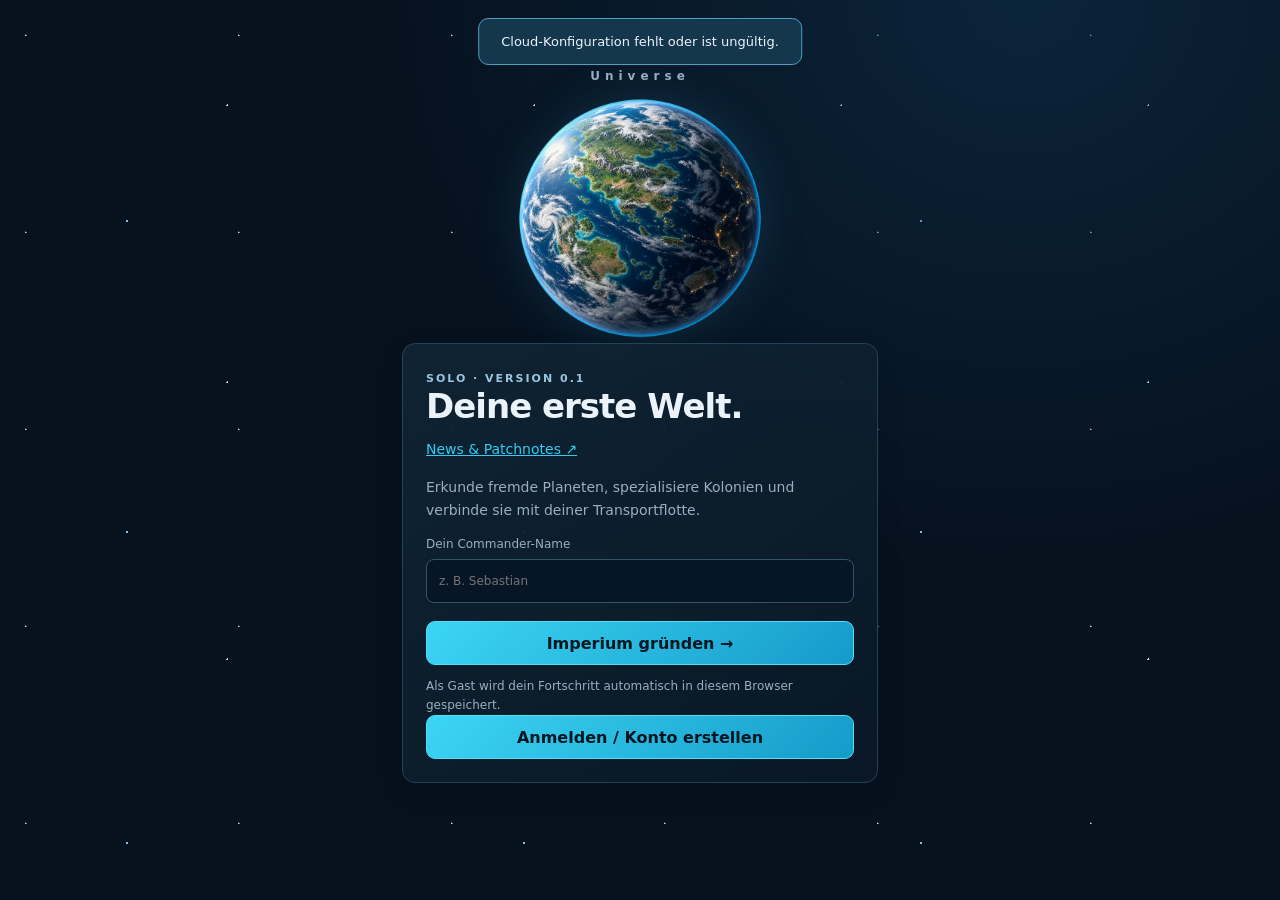
<file: index.html>
<!doctype html>
<html lang="de"><head><meta charset="UTF-8"><meta name="viewport" content="width=device-width, initial-scale=1"><meta name="theme-color" content="#071421"><meta name="description" content="WaHueLaPa Universe – dein Solo-Weltraumaufbauspiel. Erkunde, kolonisiere und verbinde deine Welten."><title>WaHueLaPa Universe</title><link rel="stylesheet" href="./src/style.css?v=20261025-route-icons"></head><body><div id="app"></div><div id="toast" role="status" aria-live="polite"></div><script type="module" src="./src/app.js?v=20261025-research-tutorial"></script></body></html>
</file>
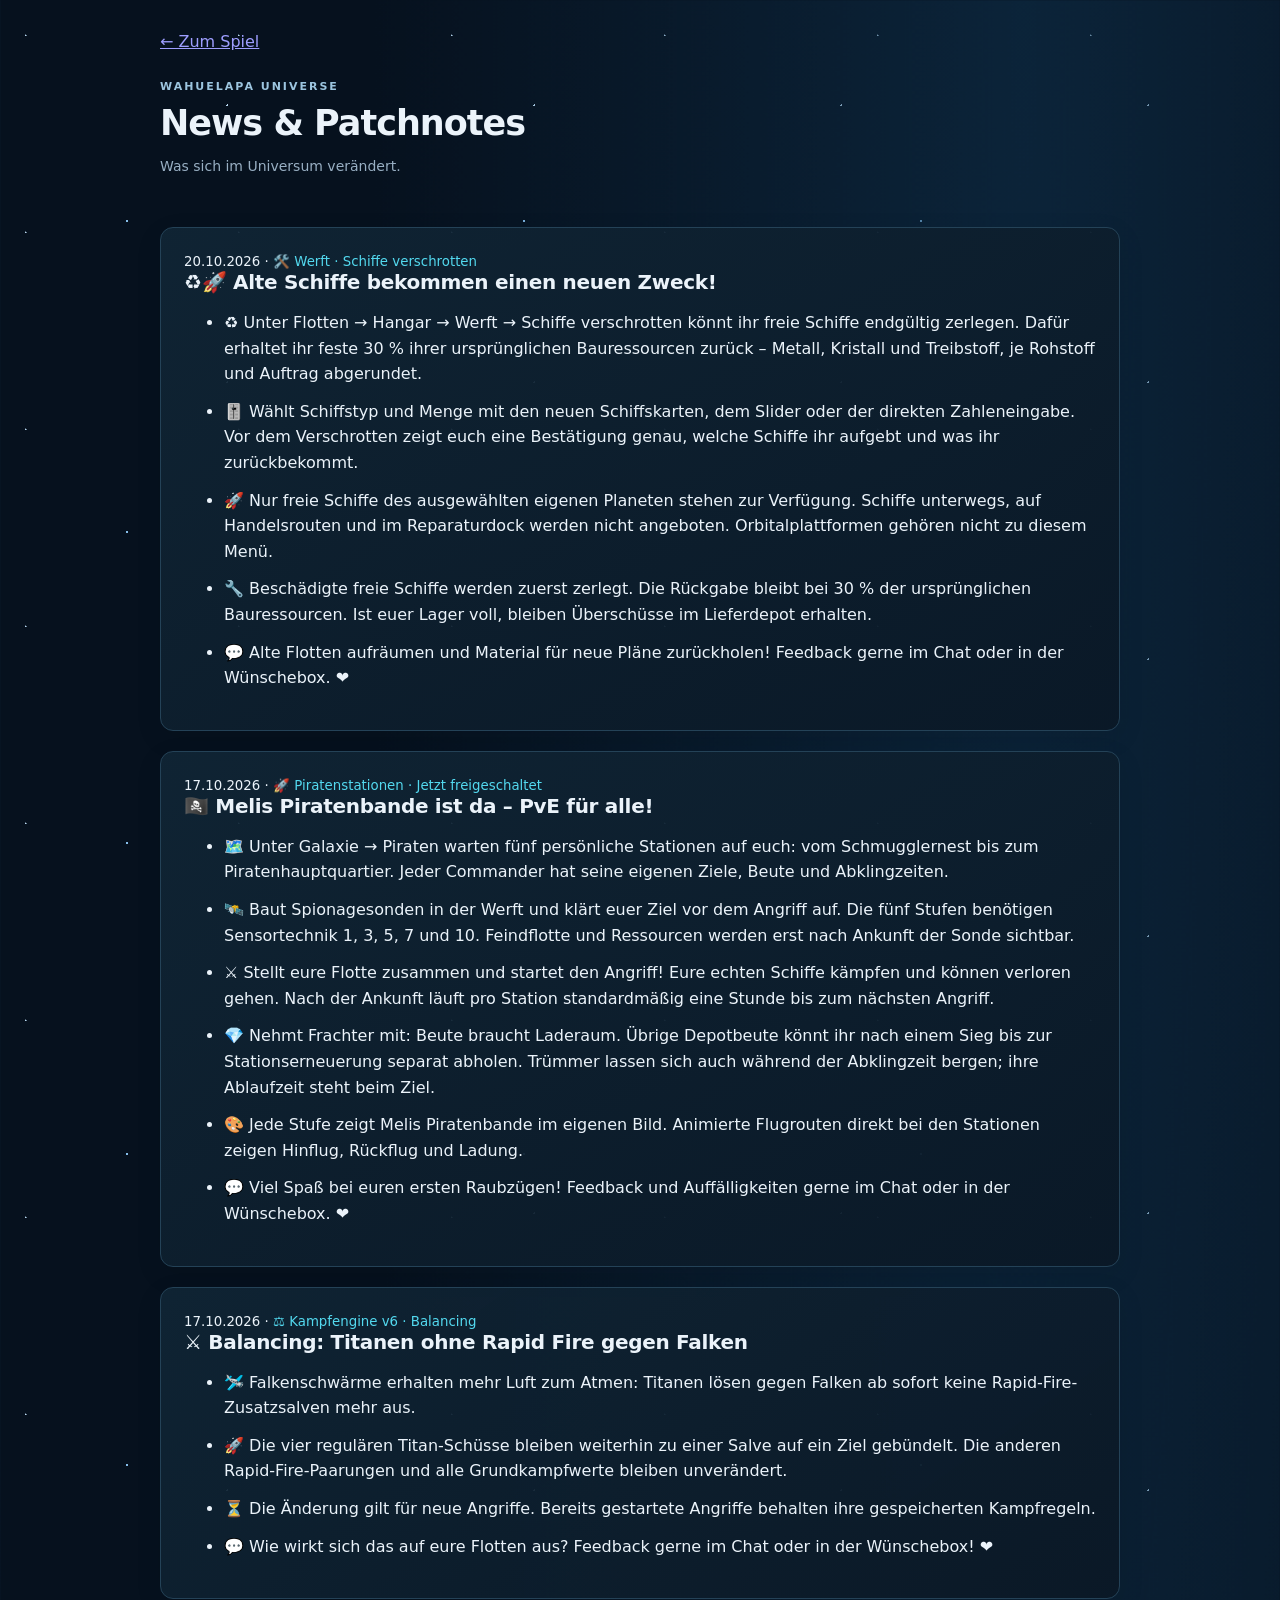
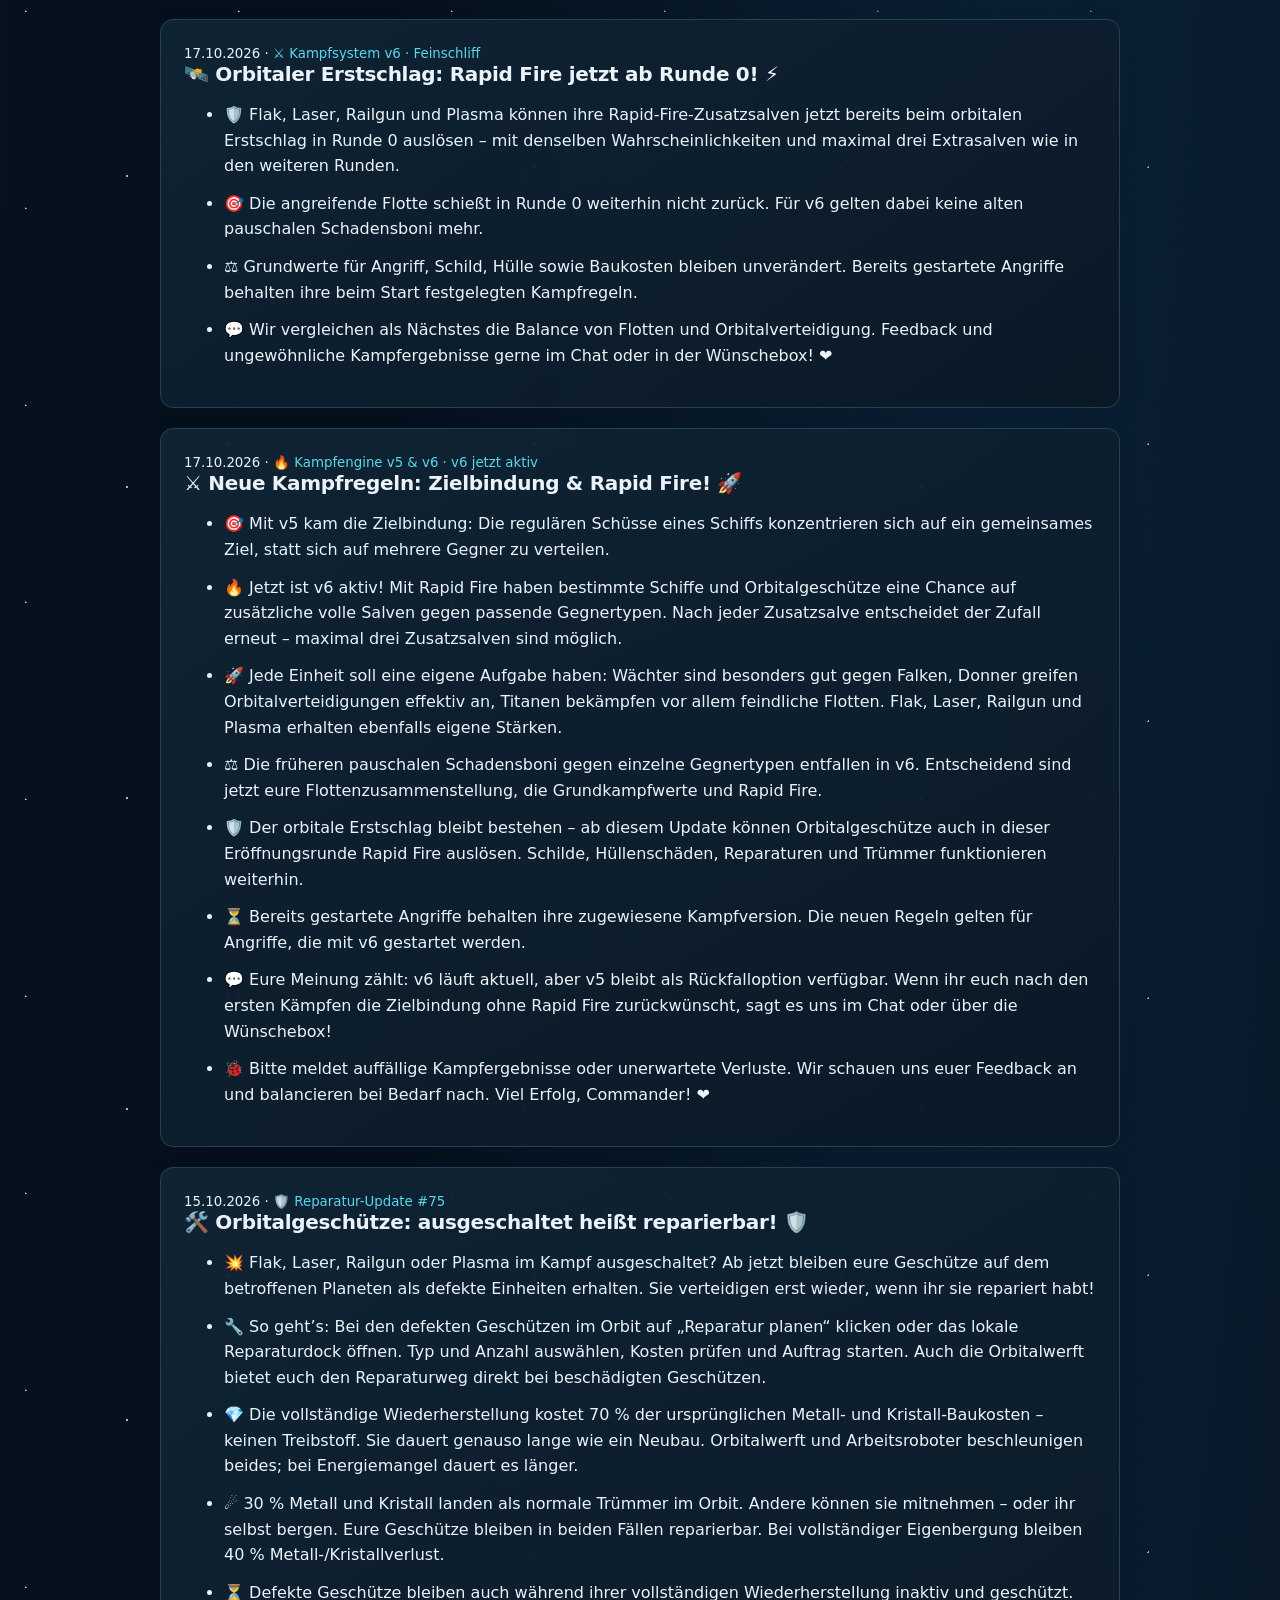
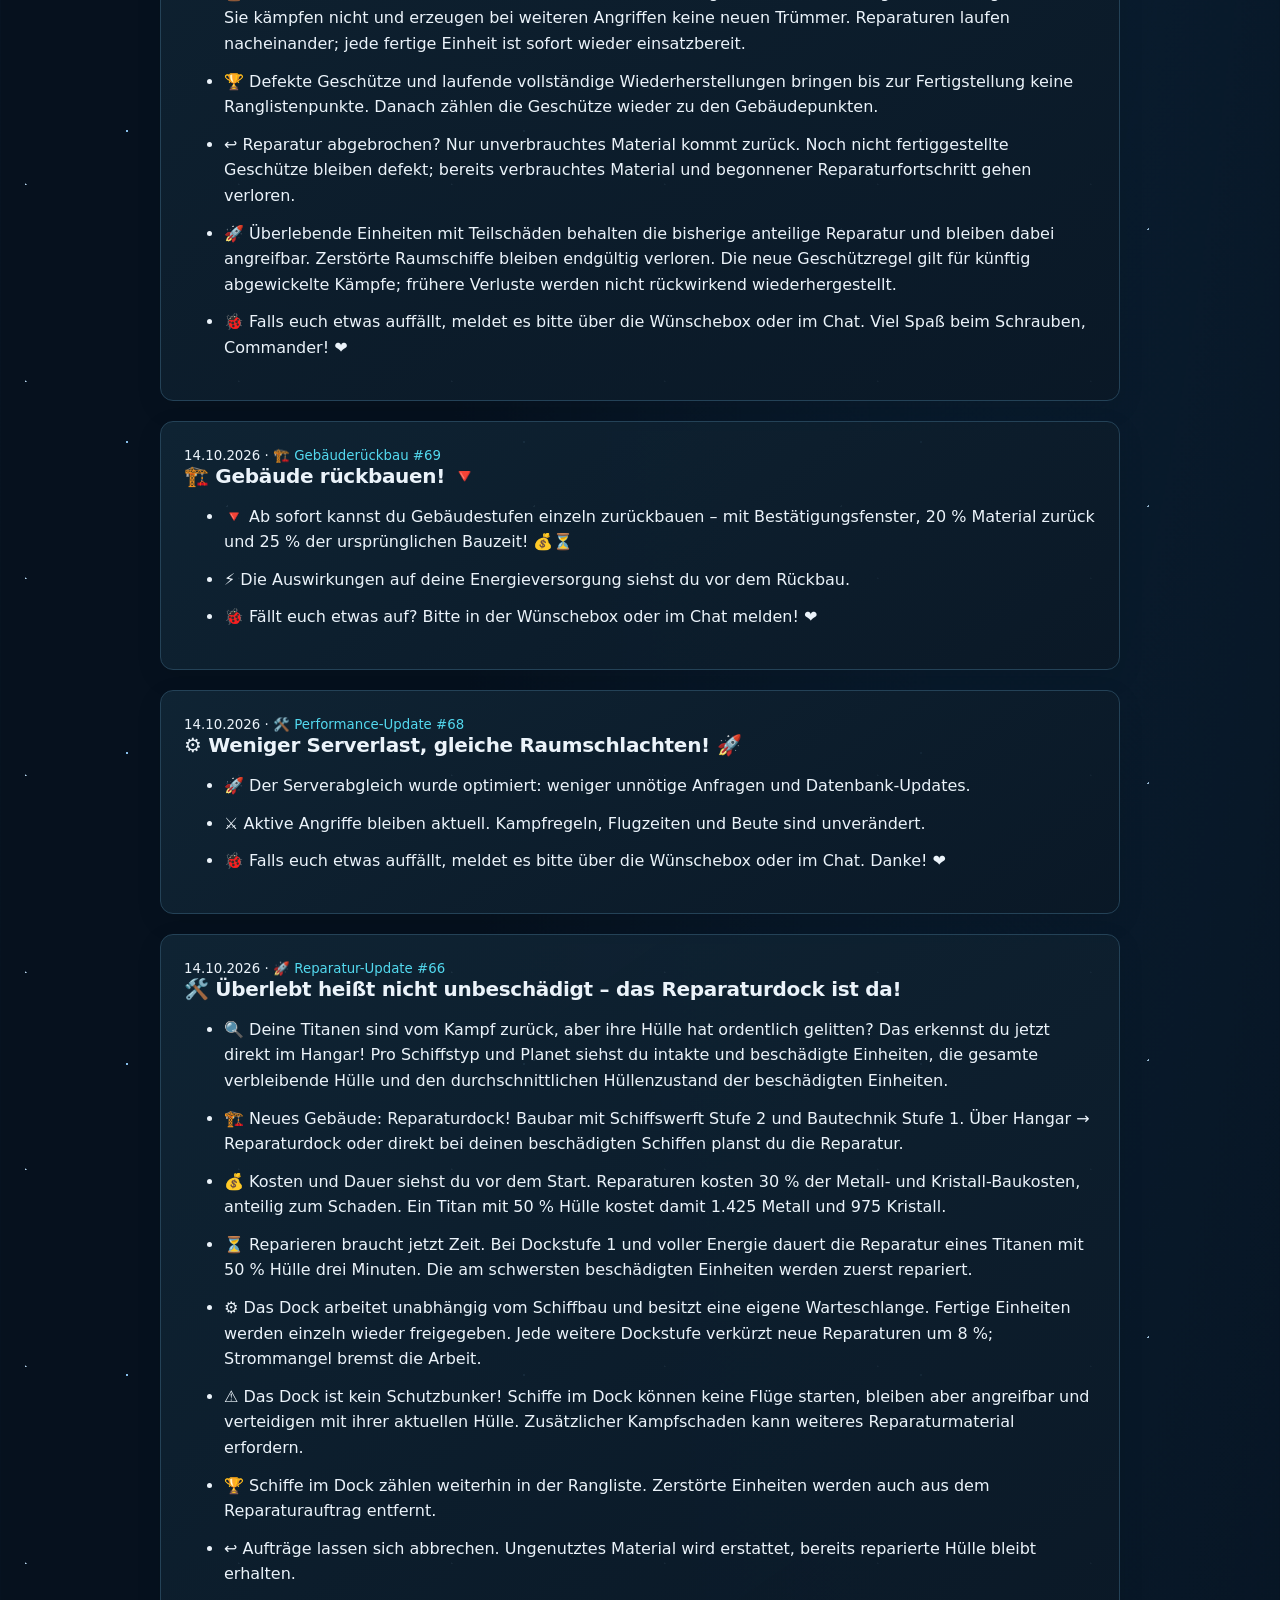
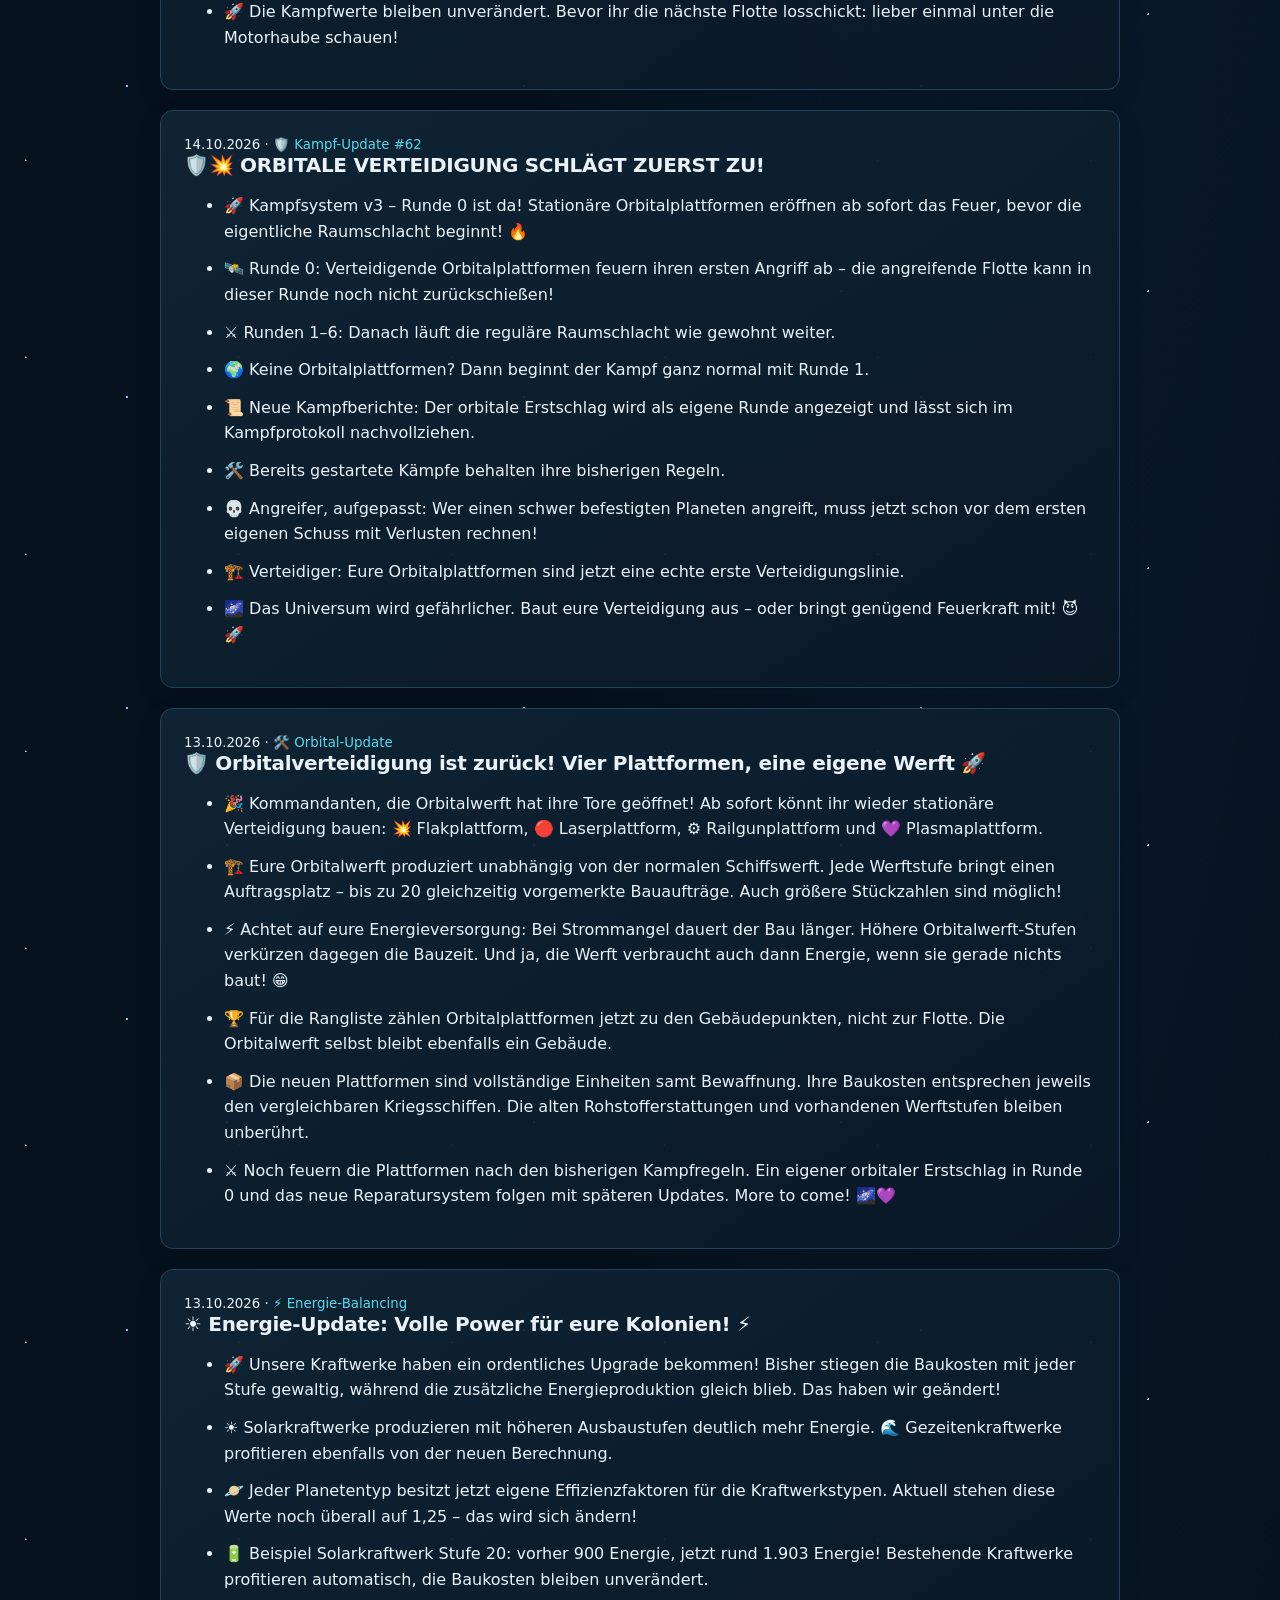
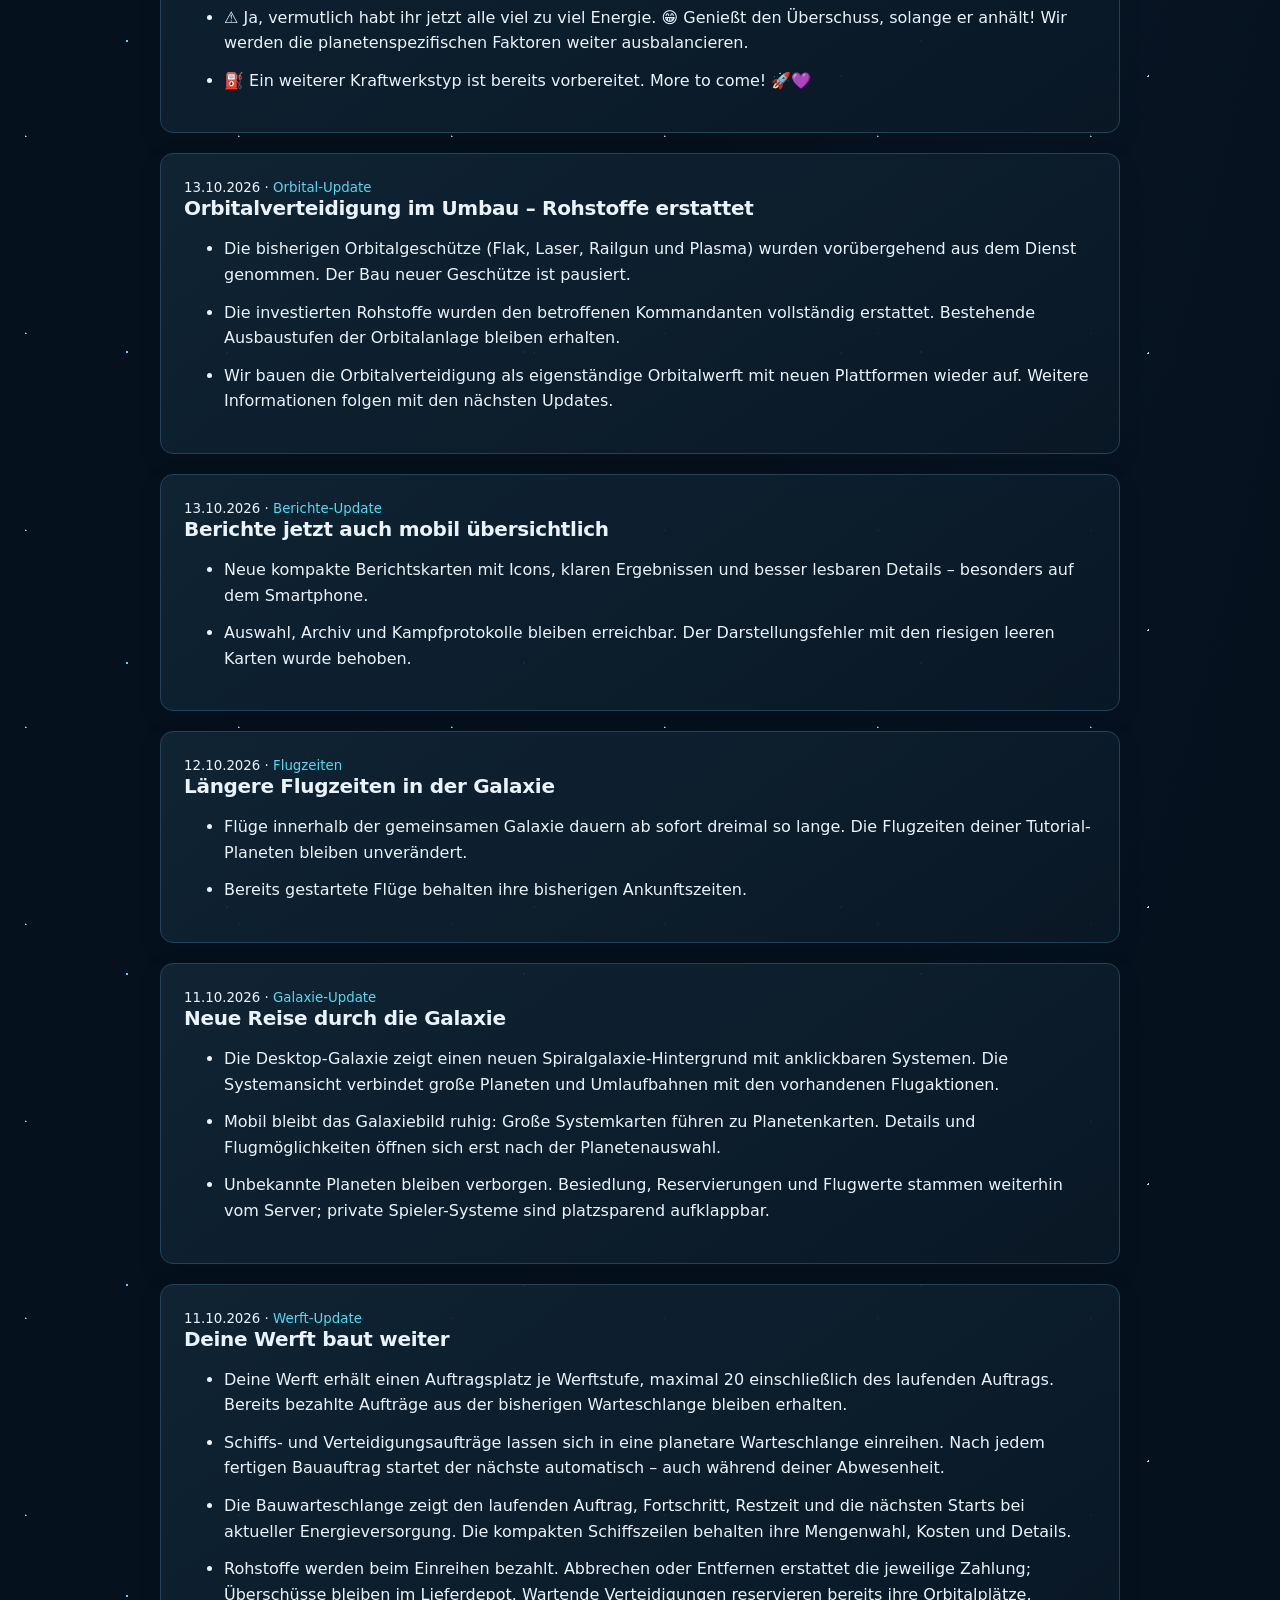
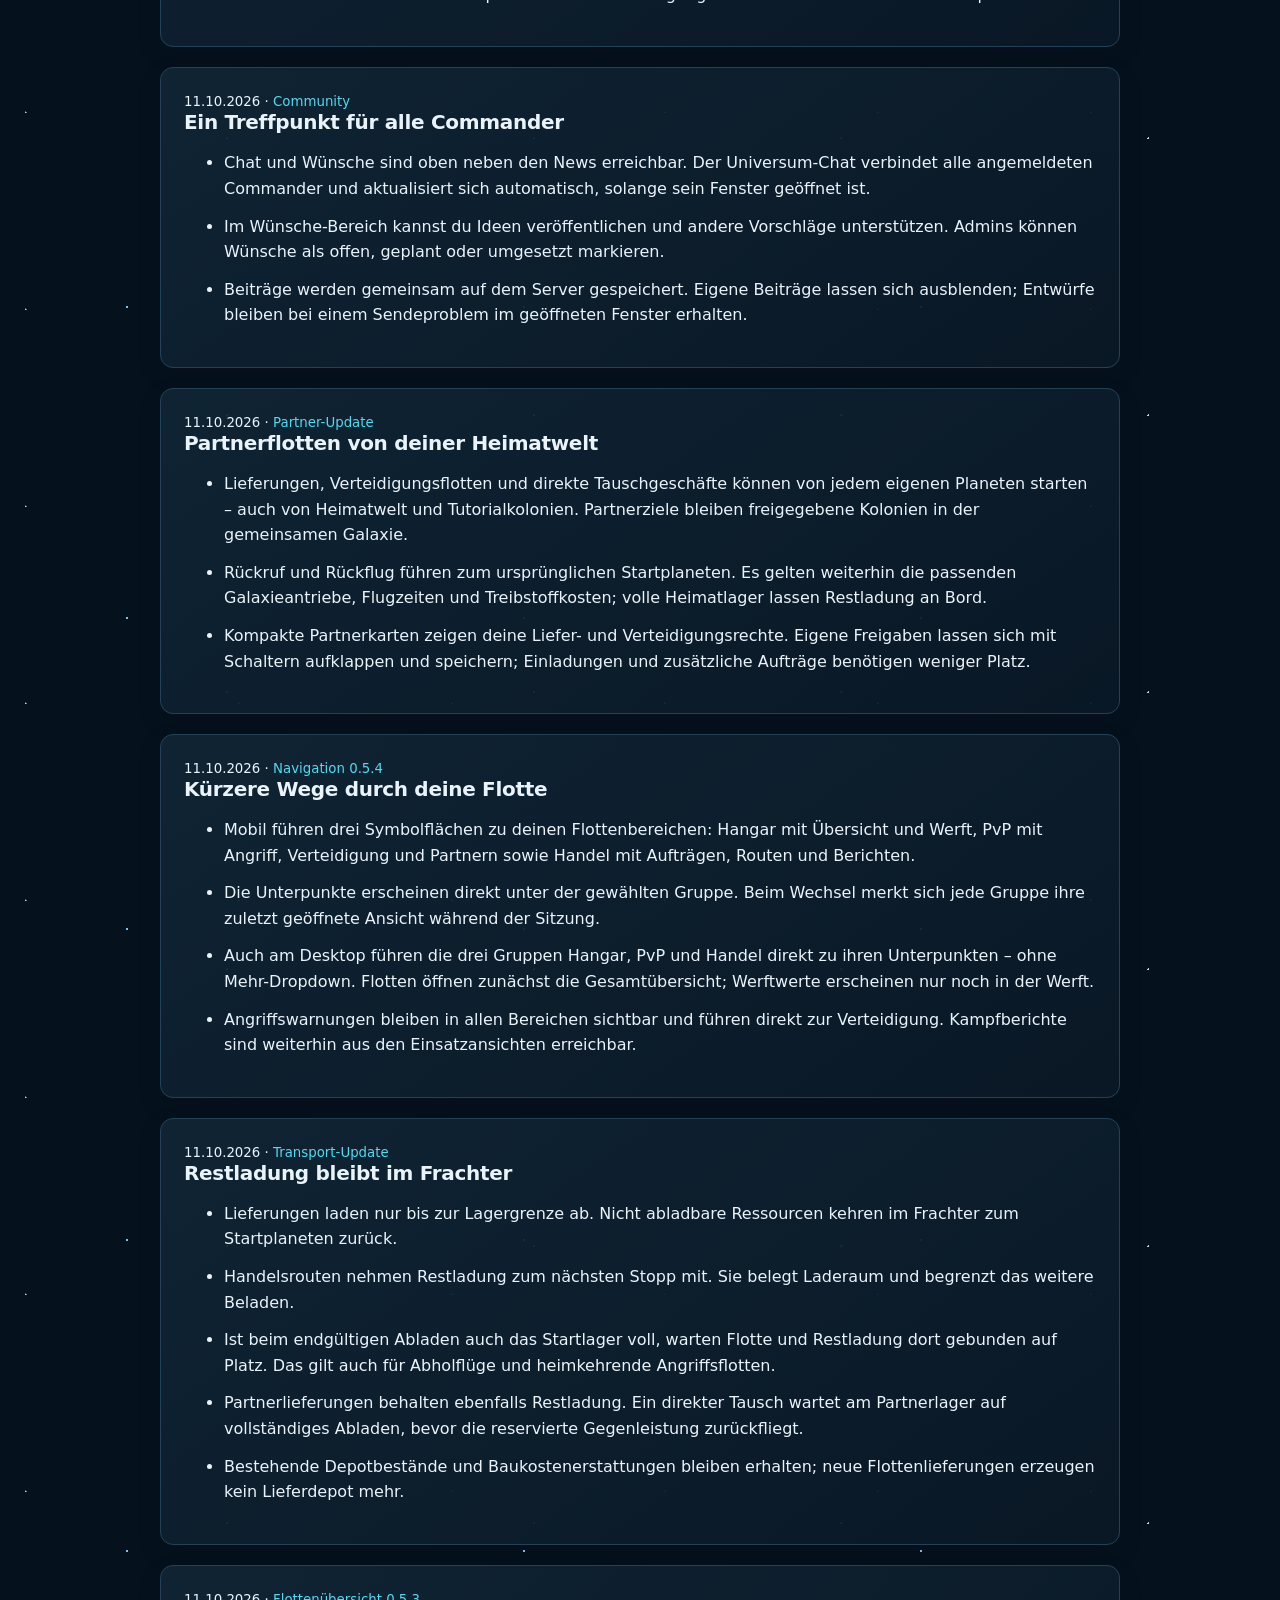
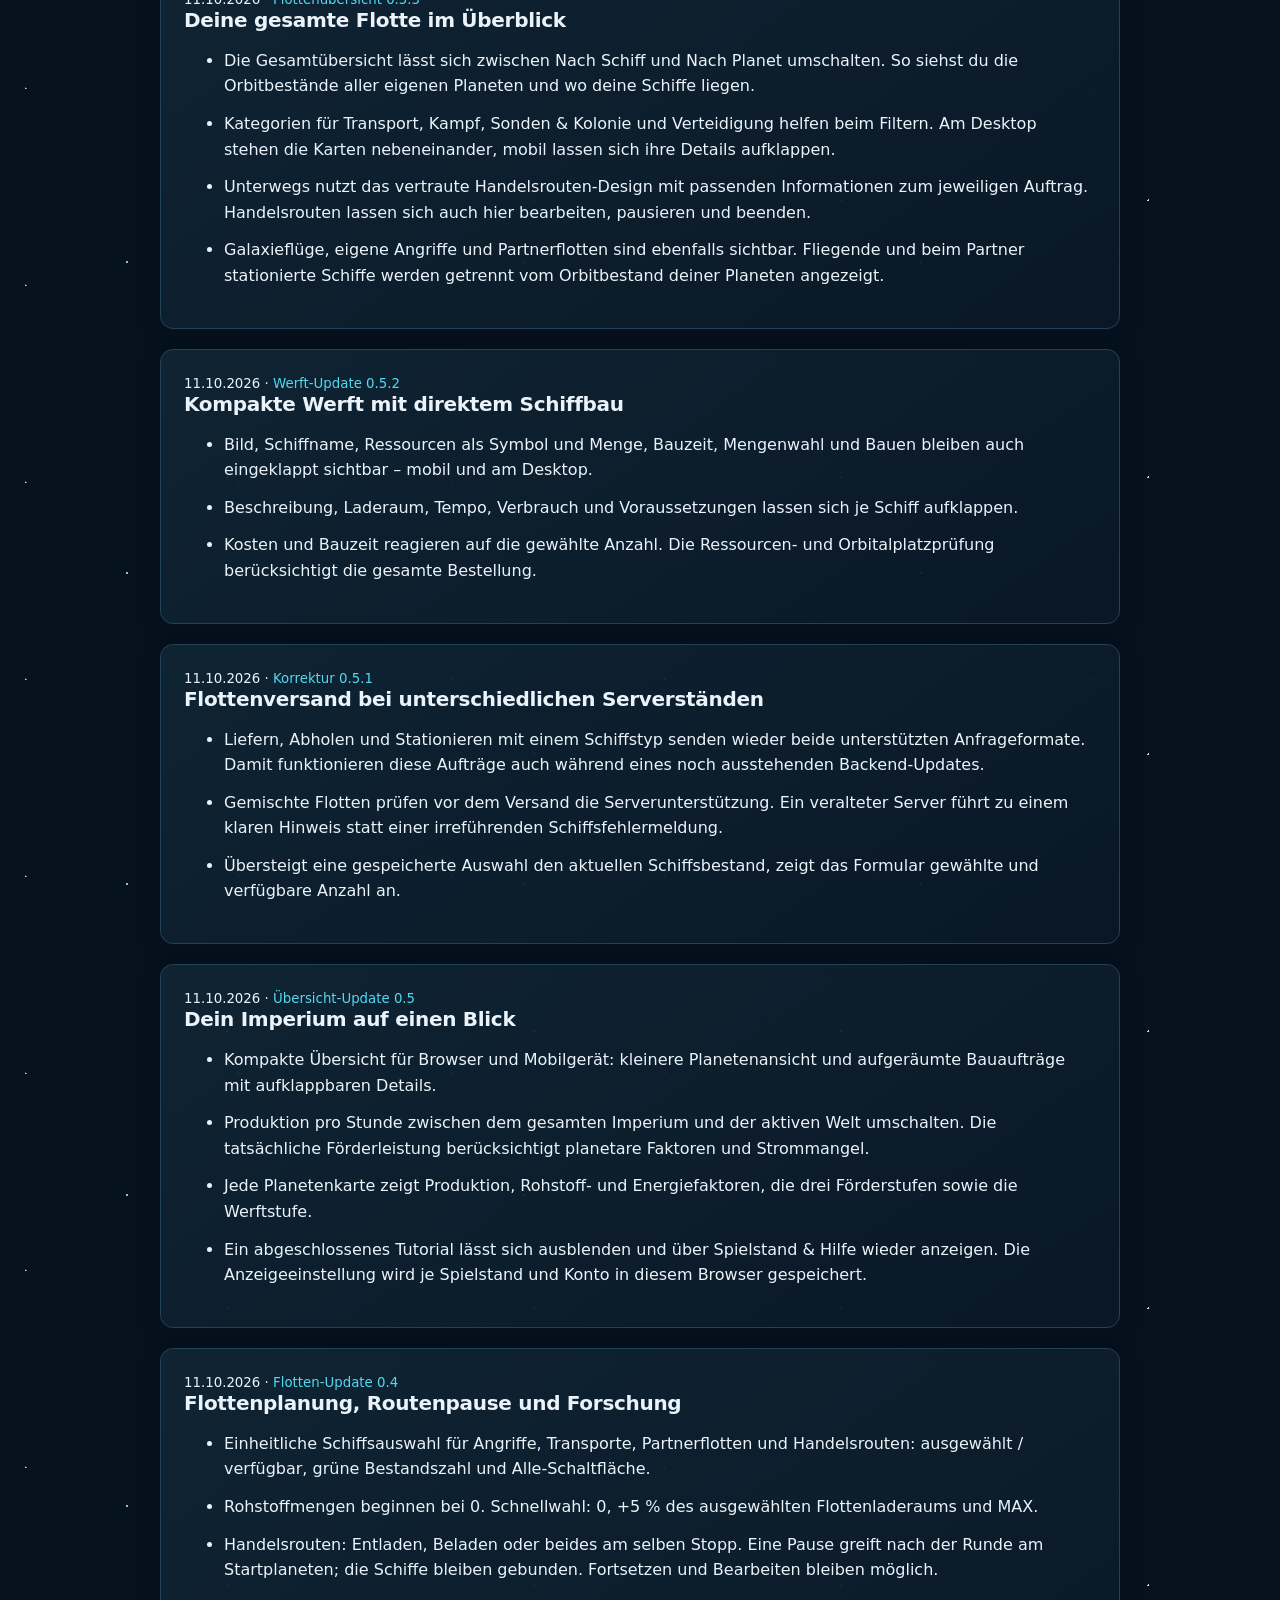
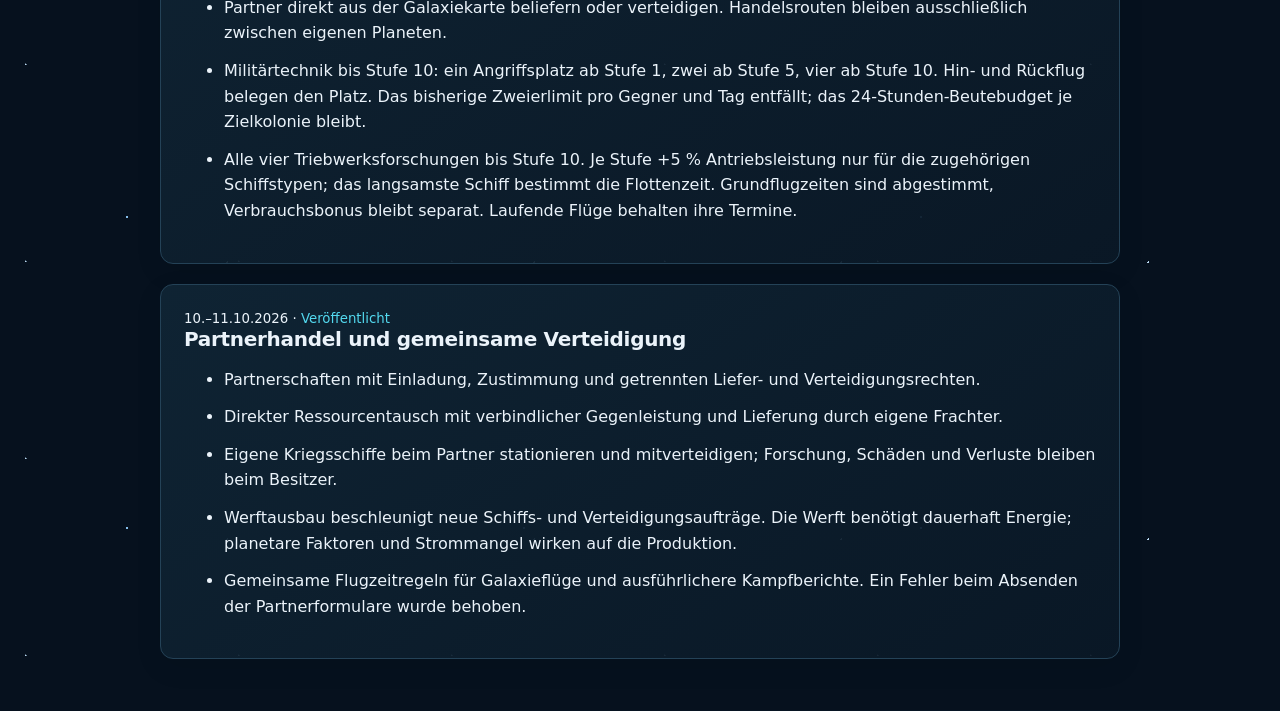
<file: news.html>
<!doctype html><html lang="de"><head><meta charset="utf-8"><meta name="viewport" content="width=device-width, initial-scale=1"><title>News & Patchnotes · WaHueLaPa Universe</title><style>:root{color-scheme:dark;--bg:#06111e;--panel:#0c1c2be8;--line:#244257;--text:#ebf3fa;--muted:#98afc3;--cyan:#30ccf3;--amber:#f6c66c;font-family:Inter,ui-sans-serif,system-ui,-apple-system,BlinkMacSystemFont,'Segoe UI',sans-serif;background:var(--bg);color:var(--text)}
*{box-sizing:border-box}body{margin:0;background:radial-gradient(ellipse at 80% 0%,#10345188,transparent 45%),radial-gradient(1px 1px at 12% 18%,#b8d8f0 90%,transparent),radial-gradient(1px 1px at 74% 38%,#b8d8f0 90%,transparent),radial-gradient(1px 1px at 32% 71%,#86bfeb 90%,transparent),#06111e;background-size:auto,213px 197px,307px 277px,397px 311px,auto;min-height:100vh}button,input,select{font:inherit}button{background:linear-gradient(135deg,#3cd5f5,#159bc8);color:#041621;border:1px solid #52ddfa;border-radius:9px;padding:11px 17px;font-weight:700;cursor:pointer;min-height:44px;transition:filter .2s,transform .2s}button:hover:not(:disabled){filter:brightness(1.12);transform:translateY(-1px)}button:disabled{background:#203343;color:#8299ad;border-color:#344c5e;cursor:not-allowed;opacity:.65}button:focus-visible,input:focus-visible,select:focus-visible{outline:2px solid var(--cyan);outline-offset:3px}button.plain{background:transparent;color:var(--text);border:0;padding:6px}.brand{font-size:25px;letter-spacing:7px;font-weight:750}.brand span{display:block;font-size:9px;letter-spacing:3px;color:var(--muted);margin-top:5px}.topbar{display:flex;justify-content:space-between;align-items:center;padding:24px 0}.commander{display:flex;align-items:center;gap:14px;font-size:14px;color:var(--muted)}.gear{font-size:25px}header,main{max-width:1120px;margin:auto;padding:0 26px}header{position:relative}.resources{display:grid;grid-template-columns:repeat(4,1fr);border:1px solid var(--line);border-radius:12px;background:#091b2be3;overflow:hidden}.resources>div{display:flex;align-items:center;gap:14px;padding:17px 18px;border-right:1px solid var(--line)}.resources>div:last-child{border:0}.resource-icon{font-size:31px;color:#9bdcf1;text-shadow:0 0 20px #24aee155}.resources small{display:block;font-size:11px;color:var(--muted)}.resources strong{font-size:23px;display:block;margin:3px 0;font-variant-numeric:tabular-nums}.planet-bar{display:flex;justify-content:space-between;align-items:center;margin:18px 0;font-size:12px;color:var(--muted)}.planet-bar label{display:flex;align-items:center;gap:12px}.planet-bar select{font-size:13px;min-height:38px;padding:6px 12px}.local-badge{font-size:11px;color:#80b8b7}.hero{position:relative;min-height:340px;display:flex;align-items:center;overflow:hidden}.hero-copy{z-index:1;width:50%}.hero h1{font-size:clamp(40px,6vw,72px);letter-spacing:-2px;margin:14px 0}.hero p{font-size:17px}.eyebrow{font-size:11px;letter-spacing:2px;color:#9cc5df;font-weight:650}.chips{display:flex;gap:12px;margin-top:26px}.chips span{border:1px solid #33566a;background:#0b213399;border-radius:7px;padding:10px 14px;font-size:13px}.planet-art{position:relative;width:360px;height:360px;flex:none}.hero>.planet-art{position:absolute;right:6px;top:-8px;width:400px;height:400px}.planet-globe{position:absolute;inset:11%;border-radius:50%;background:radial-gradient(circle at 27% 23%,#b6edfa99,transparent 40%),radial-gradient(circle at 38% 38%,var(--planet),#092640 73%);box-shadow:inset 4px 2px 12px #b1efff,inset -24px -18px 55px #000,0 0 24px #47b1df50,0 0 90px #1e8bd82a;overflow:hidden}.continents{position:absolute;inset:0;border-radius:50%;background:radial-gradient(ellipse at 36% 25%,#74a697 0 12%,transparent 13%),radial-gradient(ellipse at 44% 35%,#557b68 0 17%,transparent 18%),radial-gradient(ellipse at 38% 63%,#627e75 0 9%,transparent 10%),radial-gradient(ellipse at 77% 59%,#517e7366 0 15%,transparent 16%);filter:contrast(1.5);transform:rotate(-24deg)}.night{position:absolute;inset:-1%;border-radius:50%;background:linear-gradient(112deg,transparent 25%,#01142144 52%,#02080fec 83%)}.lights{position:absolute;inset:0;background:radial-gradient(2px 2px at 64% 38%,#ffd395,transparent),radial-gradient(2px 2px at 61% 49%,#ffd395,transparent),radial-gradient(1px 1px at 66% 53%,#ffd395,transparent),radial-gradient(2px 2px at 71% 61%,#ffd395,transparent),radial-gradient(1px 1px at 58% 61%,#ffd395,transparent);background-size:41px 37px;mask-image:linear-gradient(90deg,transparent 35%,#000 62%)}.orbit-ring{position:absolute;inset:3%;border:1px solid #65c8f01f;border-radius:50%;transform:rotate(-30deg) scaleY(.65)}.planet-art.small{width:100px;height:100px}.planet-art.medium{width:200px;height:200px}.panel{border:1px solid var(--line);border-radius:13px;background:linear-gradient(145deg,#102535ec,#0a1826ee);padding:23px;margin-bottom:18px;box-shadow:0 8px 28px #00000014}.panel.accent{border-color:#28758e;background:linear-gradient(145deg,#103348e8,#0a1d2de8)}.two-columns{display:grid;grid-template-columns:1.2fr 1fr;gap:18px}h1,h2,h3,p{margin-top:0}h1{font-size:35px;margin-bottom:12px;letter-spacing:-1px}h2{font-size:20px;margin-bottom:12px;letter-spacing:-.3px}h3{font-size:17px}p{color:var(--muted);font-size:14px;line-height:1.65;margin-bottom:15px}.muted{color:var(--muted);font-weight:400}.cyan{color:var(--cyan)}.amber{color:var(--amber)}.stat-row{display:flex;justify-content:space-between;margin:12px 0;font-size:14px}.fine{font-size:12px;color:var(--muted);line-height:1.6;margin:12px 0 0}.split{display:flex;justify-content:space-between;gap:14px;align-items:center}.job{padding:17px;border:1px solid var(--line);background:#10293b80;border-radius:10px;margin:10px 0 17px}.job strong{font-size:14px}.job span{font-size:12px}.track{height:6px;background:#233e53;border-radius:20px;overflow:hidden;margin-top:12px}.track i{display:block;height:100%;background:linear-gradient(90deg,#148ebd,#35d3f3);border-radius:20px}.section-title{display:flex;justify-content:space-between;align-items:center;margin:18px 0}.section-title span{font-size:12px}.world-grid{display:grid;grid-template-columns:repeat(3,1fr);gap:16px}.world-card{color:var(--text);background:#0b1d2be6;border:1px solid var(--line);display:grid;grid-template-columns:100px 1fr;align-items:center;justify-items:start;text-align:left;padding:15px;border-radius:12px}.world-card .planet-art{grid-row:1/3}.world-card strong{font-size:16px}.world-card .muted{font-size:11px}.world-card.selected{border-color:var(--cyan)}.page-heading{padding:24px 0 14px}.page-heading h1{margin-top:9px}.list{display:flex;flex-direction:column;gap:12px}.list .panel{margin:0}.build-row{display:flex;gap:20px;align-items:center;padding:22px}.item-icon{width:63px;height:63px;flex:none;border:1px solid #31556c;border-radius:12px;display:grid;place-items:center;font-size:30px;color:#8cceea;background:radial-gradient(at top left,#295570,#0b1c2b)}.item-copy{flex:1;min-width:0}.item-copy h2{font-size:18px;margin-bottom:8px}.item-copy h2 span{font-size:14px}.item-copy p{margin-bottom:10px;font-size:13px}.cost{display:flex;flex-wrap:wrap;gap:10px 17px;font-size:11px;color:#bdd1df}.cost span{white-space:nowrap}.requirement{font-size:12px;color:var(--amber);margin-top:10px}.locked .item-icon{filter:saturate(.2);opacity:.6}.build-row>button{font-size:12px;flex:none;min-width:130px}.system-map{height:160px;position:relative;border:1px solid #2b4d64;border-radius:12px;background:radial-gradient(ellipse at 9% 52%,#8e653340,transparent 35%);overflow:hidden;margin-bottom:20px}.system-map:before,.system-map:after{content:'';position:absolute;width:65%;height:80%;border:1px solid #335d7066;border-radius:50%;left:9%;top:10%}.system-map:after{width:85%;height:130%;top:-15%}.sun{position:absolute;width:42px;height:42px;top:38%;left:8%;background:radial-gradient(circle,#ffefaf,#e8a14a);border-radius:50%;box-shadow:0 0 35px #f2b76077}.map-planet{position:absolute;z-index:1;font-size:11px;color:#b3d2e5;padding-top:32px}.map-planet:before{content:'';position:absolute;top:0;left:0;width:24px;height:24px;border-radius:50%;background:radial-gradient(at 30% 30%,var(--planet),#06111e);box-shadow:0 0 13px #67cff066}.target{padding:20px}.target-visual{display:flex;justify-content:center;height:180px;overflow:hidden;margin-top:-10px}.target h2{margin-top:12px}.target>button{width:100%;margin-top:10px}.target>button+button{background:#102f43;color:#b3edff;border-color:#327d97}.yields{display:flex;flex-direction:column;gap:14px}.yields>div{font-size:12px}.yields strong{float:right;color:#c7e7f1}.yields .track{margin-top:6px;height:4px}.unknown{height:150px;display:grid;place-items:center;border:1px dashed #345064;border-radius:10px;color:var(--muted);font-size:12px;margin:14px 0}.ship-icon{font-size:43px;color:#8ecbe1;padding:6px 0 16px}.ships .panel button{width:100%;margin-top:17px}.ships .panel h2{font-size:17px}.ships{margin-bottom:18px}.form-grid{display:grid;grid-template-columns:repeat(5,1fr);gap:14px}label{display:flex;flex-direction:column;gap:8px;color:var(--muted);font-size:12px}input,select{border:1px solid #345467;border-radius:8px;padding:12px;background:#061626;color:var(--text);width:100%;min-height:44px}input:invalid:not(:placeholder-shown){border-color:#345467}form button{margin-top:18px}.mission,.report{padding:17px 0;border-top:1px solid #243e51}.mission:first-of-type,.report:first-of-type{border-top:0}.mission strong,.report strong{font-size:14px}.mission span,.report time{color:var(--muted);font-size:12px}.mission p,.report p{margin:8px 0 0;font-size:13px}footer{text-align:center;font-size:11px;color:#7993a8;padding:32px 12px 110px;line-height:1.6}nav{position:fixed;bottom:0;left:50%;transform:translateX(-50%);width:min(1120px,100%);background:#071725f5;backdrop-filter:blur(16px);border:1px solid #264254;border-bottom:0;border-radius:14px 14px 0 0;display:grid;grid-template-columns:repeat(6,1fr);padding:8px 12px;z-index:10}nav button{background:transparent;border:0;color:var(--muted);display:flex;align-items:center;flex-direction:column;gap:7px;font-size:12px;padding:9px 2px;border-radius:0;min-height:67px;font-weight:500}nav button span{font-size:23px}nav button.active{color:var(--cyan);box-shadow:inset 0 -2px var(--cyan)}#toast{position:fixed;top:18px;left:50%;transform:translate(-50%,-30px);opacity:0;pointer-events:none;background:#14374e;border:1px solid #4ca1bf;padding:15px 22px;border-radius:10px;max-width:90vw;width:max-content;z-index:40;font-size:13px;transition:.2s}#toast.show{opacity:1;transform:translate(-50%,0)}.welcome{max-width:520px;min-height:100vh;display:flex;flex-direction:column;align-items:center;padding:35px 22px 70px}.welcome>.planet-art{width:290px;height:290px;margin:-10px 0}.welcome .panel{width:100%;margin-top:-30px;z-index:1}.welcome h1{font-size:34px}.welcome button{width:100%}dialog{color:var(--text);background:#0b1d2b;border:1px solid #416a82;border-radius:14px;width:min(560px,90vw);max-height:85vh;padding:28px;box-shadow:0 20px 90px #000a}dialog::backdrop{background:#010a13bb;backdrop-filter:blur(4px)}dialog .close{position:absolute;right:14px;top:8px;font-size:28px}dialog h2{margin-top:18px}dialog li{font-size:13px;color:var(--muted);line-height:1.7;margin:7px 0}.settings-actions{display:grid;gap:10px;margin:22px 0}button.danger{background:#392631;border-color:#78505a;color:#ffb2b2}.notice{padding:13px 18px;border:1px solid #8c733a;border-radius:9px;color:var(--amber);font-size:12px;margin:18px 0}.notice span{margin-left:8px}
@media(max-width:760px){header,main{padding:0 16px}.topbar{padding:19px 0}.brand{font-size:21px;letter-spacing:5px}.commander{font-size:12px;gap:5px}.resources{grid-template-columns:repeat(2,1fr)}.resources>div{padding:12px 15px;gap:12px;border-bottom:1px solid var(--line)}.resources>div:nth-child(2){border-right:0}.resources>div:nth-child(3){border-bottom:0}.resources strong{font-size:21px}.hero{min-height:300px}.hero-copy{width:65%;padding:15px 0}.hero>.planet-art{right:-75px;top:0;width:330px;height:330px;opacity:.8}.hero h1{font-size:45px}.hero p{font-size:14px;max-width:180px}.hero .eyebrow{font-size:9px}.chips{flex-direction:column;gap:8px;width:max-content;margin-top:18px}.chips span{font-size:11px;padding:8px 10px}.two-columns{grid-template-columns:1fr;gap:0}.panel{padding:19px}.world-grid{grid-template-columns:1fr}.world-card{grid-template-columns:85px 1fr;grid-template-rows:25px 25px;padding:15px}.world-card .planet-art{width:80px;height:80px;grid-column:1;grid-row:1/3}.world-card strong{grid-column:2}.world-card span{grid-column:2}.planet-bar{align-items:flex-start;gap:10px}.planet-bar label{font-size:0;max-width:68%}.local-badge{font-size:10px;max-width:32%;line-height:1.5;padding-top:9px}.planet-bar select{max-width:100%}.build-row{flex-wrap:wrap;gap:13px}.item-icon{width:47px;height:47px;font-size:24px;align-self:flex-start}.item-copy{width:calc(100% - 60px);flex:auto}.item-copy h2{font-size:16px}.item-copy h2 span{font-size:12px}.build-row>button{width:100%;margin-top:2px}.cost{font-size:10px;gap:7px 12px}.targets{grid-template-columns:1fr}.target{display:grid;grid-template-columns:1fr 1fr;gap:0 16px}.target-visual{grid-column:1/3;max-height:155px}.target>.eyebrow,.target>h2,.target>p,.target>.unknown,.target>.yields,.target>button{grid-column:1/3}.target>h2{font-size:23px}.ships{grid-template-columns:1fr}.ships .panel{display:grid;grid-template-columns:60px 1fr;gap:0 14px;margin:0}.ship-icon{grid-row:1/4;font-size:35px}.ships .panel h2,.ships .panel p,.ships .panel .cost{grid-column:2}.ships .panel button,.ships .panel .requirement{grid-column:1/3}.form-grid{grid-template-columns:repeat(2,1fr)}.form-grid label:first-child{grid-column:1/3}.page-heading{padding-top:20px}.page-heading h1{font-size:32px}.split{align-items:flex-start}.job strong{font-size:12px}.job span{white-space:nowrap;font-size:11px}nav{padding:7px 7px calc(7px + env(safe-area-inset-bottom))}nav button{font-size:10px;gap:5px;min-height:58px}footer{padding-bottom:120px}.section-title span{font-size:10px}.resources small{font-size:10px}}
@media(prefers-reduced-motion:reduce){*{scroll-behavior:auto!important;transition:none!important}}

.ranking-scroll{overflow-x:auto;margin-top:20px}.ranking-table{width:100%;border-collapse:collapse;font-size:14px;text-align:left}.ranking-table caption{text-align:left;caption-side:bottom;padding:14px 0}.ranking-table th,.ranking-table td{padding:15px 12px;border-bottom:1px solid var(--line);overflow-wrap:anywhere}.ranking-table thead th{color:var(--muted);font-size:12px;font-weight:500}.ranking-table tbody th{max-width:240px}.ranking-table td small{display:block;margin-top:5px;color:var(--muted);font-size:11px}.ranking-me{background:#14546b55}.ranking-table td:first-child{color:var(--cyan);font-weight:700}.panel a{color:var(--cyan)}@media(max-width:760px){.ranking-table{font-size:12px}.ranking-table th,.ranking-table td{padding:12px 7px}.ranking-table td small{font-size:10px}.ranking-table tbody th{max-width:100px}nav button{font-size:9px}.ranking-table th:last-child,.ranking-table td:last-child{text-align:center}}

/* WaHueLaPa Universe: transparent originals, shared planet and ship views. */
.brand{letter-spacing:2px;font-size:26px;line-height:1.1}.brand span{font-size:12px;letter-spacing:5px;margin-top:6px}.welcome>.brand{text-align:center}.topbar{gap:16px}.commander{max-width:45%;overflow-wrap:anywhere}.asset-planet img{display:block;width:100%;height:100%;object-fit:contain;filter:drop-shadow(0 0 22px #328eb633)}.asset-planet .lights{inset:12%;border-radius:50%;pointer-events:none}.ship-visual{height:190px;padding:0;margin:-8px -5px 14px;display:flex;align-items:center;justify-content:center}.ship-visual img{display:block;width:100%;height:100%;object-fit:contain;filter:drop-shadow(0 8px 16px #0006)}.welcome .asset-planet{margin-bottom:10px}@media(max-width:760px){.brand{font-size:22px;letter-spacing:1px}.brand span{font-size:10px;letter-spacing:4px}.hero>.asset-planet{right:-20px;top:0;width:300px;height:300px;opacity:.95}.hero-copy{width:62%}.hero-copy p{max-width:155px}.ships .panel{display:block}.ships .ship-visual{height:200px;margin:-5px 0 15px}.ships .panel h2{font-size:20px}.ships .panel button{margin-top:17px}.welcome>.asset-planet{width:280px;height:280px;margin:5px 0 0}.topbar .commander{font-size:11px}}

.route-stop{border:1px solid var(--line,#31424d);border-radius:14px;padding:18px;margin:16px 0;min-width:0}.route-stop legend{padding:0 8px;color:#80d5df}.route-stop .split{gap:12px;flex-wrap:wrap}.route-stop label{flex:1}.form-grid small{display:block;color:#90a3af;font-size:11px;margin-top:5px}.mission .cost{min-height:12px}@media(max-width:600px){.route-stop{padding:12px}.route-stop .form-grid{grid-template-columns:1fr}}

.fleet-menu{display:grid;grid-template-columns:repeat(4,minmax(0,1fr));gap:10px;margin:0 0 24px}.fleet-menu button{display:flex;align-items:center;gap:12px;min-height:90px;padding:16px;text-align:left;background:#0b1d2b;color:#a6bbc9;border:1px solid #284250;border-radius:14px;box-shadow:none;transition:background .15s,border-color .15s}.fleet-menu button:hover{background:#132b3a;border-color:#548093}.fleet-menu button[aria-selected="true"]{color:#d9f9ff;background:#103342;border-color:#29c5dc;box-shadow:inset 0 -3px 0 #29c5dc}.fleet-menu button:focus-visible{outline:2px solid #72e5ff;outline-offset:4px}.fleet-menu-icon{font-size:26px;color:#5ad7e7}.fleet-menu strong{display:block;font-size:14px}.fleet-menu small{display:block;font-size:11px;font-weight:400;line-height:1.5;margin-top:6px;color:#91aabb}.fleet-menu-count{margin-left:auto;display:grid;place-items:center;background:#215262;border-radius:20px;min-width:24px;min-height:24px}.fleet-pane[hidden]{display:none!important}.fleet-pane>.panel:first-child{margin-top:0}@media(max-width:900px){.fleet-menu{grid-template-columns:repeat(2,minmax(0,1fr))}.fleet-menu button{min-height:82px}}@media(max-width:420px){.fleet-menu{gap:8px}.fleet-menu button{padding:12px;gap:8px}.fleet-menu strong{font-size:12px}.fleet-menu-icon{font-size:22px}.fleet-menu small{font-size:10px}}

.ship-categories{display:flex;flex-wrap:wrap;gap:10px;margin-bottom:12px}.ship-categories button{background:#0b1d2b;color:#a6bbc9;border:1px solid #284250;box-shadow:none}.ship-categories button[aria-pressed="true"]{color:#d9f9ff;background:#103342;border-color:#29c5dc}.ship-build-count{margin-top:16px;max-width:100px}.ship-card{display:flex;flex-direction:column}.ship-card>button{margin-top:16px}.ship-card .ship-visual{flex-shrink:0}.ship-card>p{min-height:unset}.ranking-scroll table th:first-child{position:sticky;left:0;background:#0b1d2b;z-index:1}
/* Galaxy concept v1: real navigation and server-only survey data. */
.galaxy-menu,.galaxy-toolbar{display:flex;gap:12px;flex-wrap:wrap;align-items:center;margin:20px 0}.galaxy-menu [aria-pressed=true],.galaxy-planet-list [aria-pressed=true]{border-color:var(--cyan,#55d9e9);background:#143746}.galaxy-toolbar label{display:flex;gap:12px;align-items:center}.galaxy-layout{display:grid;grid-template-columns:minmax(0,1.6fr) minmax(280px,1fr);gap:20px}.galaxy-map-panel{padding:0;overflow:hidden;align-self:start}.map-viewport{height:540px;position:relative;overflow:hidden;background:#06111c url('./assets/galaxy/nebula.webp') center/cover;touch-action:none;cursor:grab}.map-world{position:absolute;width:1000px;height:1000px;transform-origin:0 0}.galaxy-node{position:absolute;transform:translate(-50%,-50%) scale(var(--marker-scale,1));width:110px;min-height:72px;border:0;background:transparent;display:flex;flex-direction:column;align-items:center;gap:5px;color:#dbe8f1;padding:4px}.galaxy-node i{display:block;width:16px;height:16px;border-radius:50%;border:1px dashed #9cb1c1;background:#0b1b29}.galaxy-node.visited i{background:#c3e9f1;box-shadow:0 0 14px #8fd9f7}.galaxy-node.selected i{outline:2px solid #55d9e9;outline-offset:8px}.galaxy-node.tutorial{color:#55d9e9}.galaxy-node.tutorial i{background:#55d9e9;outline:1px dashed #55d9e9;outline-offset:5px}.galaxy-node small{font-size:10px;color:#9cb1c1;white-space:normal;text-align:center;max-width:100px;line-height:1.2}.map-controls{display:flex;align-items:center;justify-content:center;gap:10px;padding:12px;background:#0b1b29}.map-controls button{min-width:44px;min-height:44px}.galaxy-detail h2{margin-bottom:16px}.galaxy-detail>button{margin:8px 4px 8px 0}.trip-card{border:1px solid #29414e;background:#071824;border-radius:12px;padding:16px;margin:18px 0}.trip-card h3{font-size:12px;letter-spacing:.06em;text-transform:uppercase}.galaxy-portrait{float:right;margin-left:12px}.galaxy-portrait .planet-art{width:100px;height:100px}.galaxy-planet-list{display:grid;grid-template-columns:repeat(auto-fit,minmax(150px,1fr));gap:12px}.galaxy-planet-list button{display:flex;flex-direction:column;align-items:flex-start;min-height:65px;text-align:left}.galaxy-planet-list small{color:#9cb1c1}.system-orbits{position:relative;height:320px;margin:20px 0;background:#06111c url('./assets/galaxy/nebula.webp') center/cover;overflow:hidden;border-radius:14px}.system-orbits svg{position:absolute;width:100%;height:100%;inset:0}.system-orbits ellipse{fill:none;stroke:#29414e;stroke-width:1}.central-star{position:absolute;width:85px;height:85px;object-fit:contain;left:50%;top:50%;transform:translate(-50%,-50%)}.orbit-target{position:absolute;transform:translate(-50%,-50%);background:transparent;padding:4px;border:0;display:flex;flex-direction:column;align-items:center;min-width:44px;min-height:44px}.orbit-target img,.orbit-target>span{width:36px;height:36px;object-fit:contain}.orbit-target>span{border-radius:50%;border:1px dashed #9cb1c1;background:#0b1b29;font-size:22px}.orbit-target.selected{outline:1px solid #55d9e9;border-radius:10px}.orbit-target small{font-size:11px}.galaxy-detail .unknown{height:80px;font-size:45px}.galaxy-detail .yields{grid-template-columns:repeat(3,1fr)}
@media(max-width:800px){.galaxy-layout{grid-template-columns:1fr}.map-viewport{height:430px}.galaxy-detail{width:100%}.system-orbits{height:240px}.galaxy-node{width:95px}.galaxy-toolbar select{max-width:170px}.galaxy-menu>button{flex:1}.galaxy-planet-list{grid-template-columns:repeat(2,minmax(0,1fr))}}
.galaxy-node:hover:not(:disabled){transform:translate(-50%,-50%) scale(var(--marker-scale,1))}.system-map{background:#06111c url('./assets/galaxy/nebula.webp') center/cover}.system-map .sun{background:transparent url('./assets/galaxy/star.webp') center/contain no-repeat;box-shadow:none;width:100px;height:100px;border-radius:0;transform:translate(-50%,-50%)}

.galaxy-node.player-marker,.galaxy-node.tutorial{width:24px;min-height:24px;height:24px;padding:0;justify-content:center}.galaxy-player-label{position:absolute;bottom:30px;left:50%;transform:translateX(-50%);width:max-content;max-width:180px;padding:8px 12px;background:#071824f5;border:1px solid #315667;border-radius:9px;display:flex;flex-direction:column;gap:4px;overflow-wrap:anywhere;box-shadow:0 3px 12px #0008;pointer-events:none}.galaxy-node.player-marker .galaxy-player-label{display:none}.galaxy-node.player-marker:hover,.galaxy-node.player-marker:focus-visible{z-index:30}.galaxy-node.player-marker:hover .galaxy-player-label,.galaxy-node.player-marker:focus-visible .galaxy-player-label{display:flex}.galaxy-node.tutorial{z-index:20}.galaxy-node.tutorial .galaxy-player-label{border-color:#55d9e9}.galaxy-player-label strong{font-size:14px}.galaxy-player-label small{max-width:none}

.galaxy-node.player-marker .galaxy-player-label{top:30px;bottom:auto}

.galaxy-map-panel.galaxy-expanded{position:fixed;inset:12px;height:calc(100vh - 24px);height:calc(100dvh - 24px);align-self:stretch;z-index:100;display:flex;flex-direction:column;background:#06111c;box-shadow:0 0 0 20px #030b13,0 0 80px #000;border:1px solid #315667;border-radius:14px}.galaxy-expanded .map-viewport{height:auto;flex:1;min-height:0}.galaxy-expanded .map-controls{flex-shrink:0;flex-wrap:wrap}.galaxy-expanded #galaxy-expand{margin-right:auto}.map-controls{flex-wrap:wrap}@media(max-width:600px){.galaxy-map-panel.galaxy-expanded{inset:4px;height:calc(100vh - 8px);height:calc(100dvh - 8px)}.galaxy-expanded .map-controls{gap:6px;padding:8px}.galaxy-expanded #galaxy-expand{font-size:12px}}

/* Compact trade overview and responsive stop editor. */
.trade-workspace{display:grid;grid-template-columns:minmax(300px,.8fr) minmax(0,1.5fr);gap:18px;align-items:start}.trade-workspace .panel{min-width:0}.trade-overview{position:sticky;top:16px}.trade-route{padding:16px 0;border-bottom:1px solid #29414e}.trade-route.selected{border-left:3px solid var(--cyan);padding-left:12px}.trade-route h3{margin:0;font-size:16px}.trade-route p{margin:8px 0}.trade-route .split{flex-wrap:wrap;gap:8px;font-size:12px}.cargo-summary{font-size:12px;color:#9fb8c8;margin-top:10px}.route-actions{display:flex;gap:6px;flex-wrap:wrap;margin-top:12px}.route-actions button{font-size:11px;padding:8px 10px}.pending-change{padding:10px 12px;background:#3a2b0b99;border:1px solid #a57e2d;border-radius:9px;color:#f1c76b;font-size:12px;line-height:1.5}.mixed-fleet-picker{border:1px solid #29414e;border-radius:12px;padding:12px;margin:16px 0}.mixed-fleet-picker summary{font-size:14px;font-weight:700;cursor:pointer}.mixed-fleet-list{margin-top:12px}.mixed-ship{display:grid;grid-template-columns:60px minmax(0,1fr) 130px;gap:12px;align-items:center;padding:10px 0;border-top:1px solid #29414e}.mixed-ship img{width:60px;height:48px;object-fit:contain}.mixed-ship small{display:block;font-size:11px;color:#9fb8c8;line-height:1.5}.mixed-ship strong{font-size:14px}.amount-stepper{display:flex;border:1px solid #315667;border-radius:8px;overflow:hidden;background:#05121e;min-width:0}.amount-stepper input{width:100%;min-width:0;flex:1;border:0;border-radius:0;text-align:center;padding:8px 2px;margin:0;font-size:13px;background:transparent;appearance:textfield;-moz-appearance:textfield}.amount-stepper input::-webkit-inner-spin-button{appearance:none}.amount-stepper button{flex:0 0 30px;padding:4px;border:0;border-radius:0;min-height:36px;background:#103044;color:#78d9ec;font-size:18px}.amount-shortcuts{display:grid;grid-template-columns:repeat(4,1fr);gap:3px;margin-top:5px}.amount-shortcuts button{min-height:28px;padding:3px 1px;font-size:10px;background:#102737;color:#b9e6ee;border:1px solid #315667}.all-ships{width:100%;margin-top:4px;font-size:10px;min-height:28px;padding:4px;background:#102737;color:#b9e6ee}.trade-metrics{display:grid;grid-template-columns:repeat(4,1fr);gap:8px}.trade-metrics span{padding:10px;background:#091e2c;border:1px solid #29414e;border-radius:8px;font-size:11px;color:#9fb8c8}.trade-metrics strong{display:block;color:#55d9e9;font-size:18px}.route-estimate{margin:16px 0;line-height:1.5}.route-stops{display:flex;gap:12px;overflow-x:auto;padding:4px 0 12px;scroll-snap-type:x proximity}.trade-editor .route-stop{flex:0 0 340px;min-width:0;margin:0;padding:10px;border:1px solid #315667;border-radius:12px;scroll-snap-align:start}.route-stop legend{color:#55d9e9;font-size:11px}.route-stop summary{display:flex;align-items:center;gap:10px;cursor:pointer}.route-stop summary .planet-art.small{width:36px;height:36px;flex:none}.route-stop summary strong{font-size:15px}.route-stop summary>span{margin-left:auto;color:#8eaebf;font-size:10px}.stop-content{padding-top:10px}.stop-content>label{font-size:11px}.stop-tools{display:flex;gap:5px;margin:8px 0}.stop-tools button{font-size:10px;padding:5px 8px;min-height:30px;background:#173346;color:#b8d3df}.stop-matrix{display:grid;grid-template-columns:70px minmax(0,1fr) minmax(0,1fr);gap:12px 7px;margin-top:14px;align-items:start}.matrix-head{font-size:11px;color:#9fb8c8}.resource-name{font-size:11px;align-self:center}.resource-name small{display:block;font-size:9px;color:#9fb8c8}.trade-save{display:flex;gap:10px;flex-wrap:wrap;position:sticky;bottom:86px;background:#081b29f5;padding:12px 0;margin-top:12px}.trade-editor form>.form-grid{grid-template-columns:repeat(2,minmax(0,1fr))}
@media(max-width:1000px){.trade-workspace{grid-template-columns:1fr}.trade-overview{position:static}.trade-route-list{display:grid;grid-template-columns:repeat(2,minmax(0,1fr));gap:16px}.trade-route{border:1px solid #29414e;border-radius:10px;padding:12px}.trade-route.selected{padding:12px}.trade-metrics{grid-template-columns:repeat(2,1fr)}}
@media(max-width:600px){.trade-route-list{grid-template-columns:1fr}.trade-editor form>.form-grid{grid-template-columns:1fr}.mixed-ship{grid-template-columns:45px minmax(0,1fr) 115px;gap:8px}.mixed-ship img{width:45px}.amount-stepper button{min-height:44px;flex-basis:30px}.amount-shortcuts button{min-height:36px}.route-stops{display:block;overflow:visible}.trade-editor .route-stop{width:100%;margin-bottom:14px}.stop-matrix{grid-template-columns:64px minmax(0,1fr) minmax(0,1fr)}.trade-save{bottom:76px}.trade-save>button{flex:1}.stop-tools button{min-height:40px}.resource-name small{font-size:10px}}

.max-active .amount-stepper{border-color:#55d9e9;background:#12384a}.max-active input{color:#55d9e9;font-weight:700}

/* Separate route management from creation; readable operational cards. */
.route-submenu{display:flex;gap:0;margin:0 0 24px;border-bottom:1px solid #29414e}.route-submenu button{background:transparent;color:#9fb8c8;border:0;border-radius:8px 8px 0 0;padding:14px 22px;box-shadow:none;min-height:48px}.route-submenu button[aria-selected="true"]{background:#103342;color:#8feaff;box-shadow:inset 0 -3px #29c5dc}.route-submenu button:focus-visible{outline:2px solid #72e5ff;outline-offset:2px}.route-dashboard-heading{display:flex;justify-content:space-between;align-items:end;gap:20px;margin-bottom:20px}.route-dashboard-heading h2{margin:0;font-size:22px}.route-dashboard-heading p{margin:8px 0 0}.route-total{display:inline-grid;place-items:center;min-width:28px;height:28px;padding:0 8px;font-size:13px;color:#8feaff;background:#17384a;border-radius:20px;vertical-align:middle}.route-filters{display:flex;gap:12px}.route-filters label{font-size:11px;color:#9fb8c8}.route-filters input,.route-filters select{margin-top:5px;min-height:44px}.route-search{width:250px}.route-filters select{max-width:210px}.route-cards{display:grid;gap:16px}.route-card{display:grid;grid-template-columns:minmax(220px,.9fr) minmax(230px,1fr) minmax(220px,.9fr);gap:18px 24px;background:linear-gradient(120deg,#0c2332e6,#071927f2);border:1px solid #315667;border-radius:14px;padding:22px;min-width:0;box-shadow:0 6px 20px #0002}.route-card[hidden],.route-empty[hidden]{display:none!important}.route-card-heading{display:flex;gap:12px;align-items:center;flex-wrap:wrap;grid-column:1/-1}.route-card h3{font-size:19px;overflow-wrap:anywhere}.route-status{background:#073c49;color:#75e3ec;border:1px solid #1f6174;border-radius:20px;padding:5px 11px;font-size:11px;white-space:nowrap}.route-status.returning{background:#123955;color:#a0d9ff}.route-status.ending{background:#342909;color:#f1c76b;border-color:#8d7032}.route-round{margin-left:auto;font-size:11px;color:#8eaebf}.route-path{display:flex;gap:8px;align-items:center;min-width:0;overflow-x:auto;padding:2px 0 10px}.route-world{display:flex;flex-direction:column;align-items:center;gap:8px;flex:0 0 66px;max-width:78px}.route-world .planet-art.small{width:48px;height:48px;flex:none}.route-world>span{max-width:78px;font-size:11px;text-align:center;overflow-wrap:anywhere}.route-arrow{color:#759eaf;font-size:20px;flex:none;align-self:center;margin-top:-20px}.route-freight,.route-travel{min-width:0}.route-ships{display:flex;align-items:center;gap:12px;flex-wrap:wrap;min-height:48px}.route-ships>span{display:flex;align-items:center;gap:6px;font-size:12px}.route-ships img{width:45px;height:36px;object-fit:contain}.route-ships strong{font-weight:500}.route-cargo-metrics{display:grid;grid-template-columns:.7fr 1fr;gap:16px;border-top:1px solid #29414e;padding-top:12px;margin-top:12px}.route-cargo-metrics strong{display:flex;flex-wrap:wrap;gap:5px 10px;font-size:13px;font-weight:500;line-height:1.5}.route-cargo-metrics small{display:block;color:#8eaebf;font-size:10px;margin-top:5px}.route-next{font-size:12px;color:#b6cbd7}.route-next strong{font-weight:500;color:#e1f3fc}.route-flight-progress{height:7px;background:#1b3b4e;border-radius:8px;margin:12px 0;overflow:hidden}.route-flight-progress i{display:block;height:100%;background:linear-gradient(90deg,#1ebdda,#58e2f0);border-radius:8px;transition:width 1s linear}.route-arrival{font-size:11px;color:#9fb8c8}.route-arrival strong{color:#e1f3fc;font-weight:500}.route-card .route-actions{gap:8px;margin-top:16px}.route-card .route-actions button{background:#0d2535;color:#81e7f5;border:1px solid #28adc5;box-shadow:none;padding:9px 14px;min-height:40px;font-size:12px}.route-card .route-actions button[data-action="stop-route"]{color:#a8c0ce;border-color:#446271}.route-card .route-actions button:hover{background:#163b50}.route-card .route-actions button:disabled{opacity:.5;cursor:default}.route-pending{grid-column:1/-1;display:flex;gap:12px;justify-content:space-between;align-items:center;border-top:1px solid #7b602b;padding-top:12px;font-size:12px;color:#f1c76b}.route-pending button{background:transparent;color:#f1c76b;border:1px solid #8d7032;font-size:11px;min-height:36px;padding:6px 12px}.route-empty{text-align:center;padding:36px}.trade-editor>.split{gap:12px;flex-wrap:wrap}.trade-editor>.split>button{background:transparent;border:1px solid #315667;color:#b1dce8;font-size:12px;box-shadow:none}.trade-editor .mixed-fleet-list{display:grid;grid-template-columns:repeat(2,minmax(0,1fr));gap:0 24px}.trade-editor .mixed-ship{grid-template-columns:48px minmax(0,1fr) 130px}.trade-editor .mixed-ship img{width:48px}.trade-editor .route-stops{padding-bottom:16px}.trade-editor .trade-save{border-top:1px solid #29414e}
@media(max-width:1000px){.route-card{grid-template-columns:minmax(200px,.8fr) minmax(0,1fr)}.route-travel{grid-column:1/-1;display:grid;grid-template-columns:1fr auto;gap:0 20px;align-items:center}.route-travel .route-actions{grid-column:2;grid-row:1/4;margin:0}.route-flight-progress{grid-column:1}.route-arrival{grid-column:1}.route-dashboard-heading{align-items:start;flex-direction:column}.route-filters{width:100%}.route-search{flex:1;width:auto}.trade-editor .mixed-fleet-list{grid-template-columns:1fr}}
@media(max-width:600px){.route-submenu button{flex:1;padding:14px 8px;font-size:12px}.route-card{grid-template-columns:minmax(0,1fr);padding:16px;gap:16px}.route-card h3{font-size:17px}.route-card-heading{gap:8px}.route-round{width:100%;margin:0}.route-path{gap:10px}.route-world{flex-basis:70px}.route-world .planet-art.small{width:52px;height:52px}.route-travel{display:block}.route-travel .route-actions{margin-top:16px}.route-card .route-actions button{flex:1;min-height:44px}.route-pending{flex-wrap:wrap;line-height:1.5}.route-pending button{min-height:40px}.route-filters{gap:8px}.route-filters select{max-width:160px}.route-search input{width:100%;min-width:0}.route-dashboard-heading h2{font-size:20px}.trade-editor .mixed-ship{grid-template-columns:45px minmax(0,1fr) 115px}}

/* Public commander labels stay attached to each planet, with scroll space on mobile. */
.system-orbits-scroll{overflow-x:auto;border-radius:14px;margin:20px 0;overscroll-behavior-x:contain}
.system-orbits-scroll:focus-visible{outline:2px solid #55d9e9;outline-offset:3px}
.system-orbits-scroll .system-orbits{min-width:760px;height:360px;margin:0}
.system-orbits .orbit-target{width:44px;height:44px;min-width:44px;min-height:44px;overflow:visible}
.orbit-target .orbit-label{position:absolute;top:100%;left:50%;transform:translateX(-50%);display:flex;flex-direction:column;gap:2px;width:100px;line-height:1.25;text-align:center;pointer-events:none;color:#dbe8f1;text-shadow:0 1px 3px #000}
.orbit-target.label-above .orbit-label{top:auto;bottom:100%}
.orbit-label>span{font-size:10px;white-space:nowrap}
.orbit-commander{display:block;max-width:100%;overflow:hidden;text-overflow:ellipsis;white-space:nowrap;font-size:11px;font-weight:600;padding:3px 5px;background:#071824e8;border:1px solid #42566a;border-radius:5px}
.orbit-mine .orbit-commander{color:#55d9e9;border-color:#277786}
.orbit-foreign .orbit-commander{color:#f1c77d;border-color:#856c43}
.orbit-reserved .orbit-commander{border-style:dashed}

.orbit-target.label-right .orbit-label{top:50%;bottom:auto;left:100%;transform:translateY(-50%);margin-left:6px;text-align:left}

/* Shared transparent artwork for construction and research, sized for readable silhouettes. */
.item-icon.asset-item{width:88px;height:88px;padding:4px;border-color:#304b60;background:radial-gradient(at top left,#1c384c,#071521);overflow:hidden}
.asset-item img{display:block;width:100%;height:100%;object-fit:contain}
@media(max-width:760px){.item-icon.asset-item{width:64px;height:64px;padding:3px}.build-row:has(.asset-item) .item-copy{width:calc(100% - 77px)}}

/* PvP: flexible manifests and readable reports on small screens. */
.pvp-manifest{display:grid;grid-template-columns:repeat(auto-fit,minmax(150px,1fr));gap:12px;margin:20px 0}.pvp-table{overflow-x:auto}.pvp-table table{width:100%;border-collapse:collapse;text-align:left}.pvp-table th,.pvp-table td{padding:10px;border-bottom:1px solid #24374a}details.panel>summary{cursor:pointer;line-height:1.6}button[role="switch"]{min-height:44px}button[role="switch"][aria-checked="true"]{border-color:#dca94d;color:#f4d18b}

.ship-cancel{display:flex;flex-wrap:wrap;align-items:center;gap:.75rem;margin-block:.75rem 1.25rem}.ship-cancel .fine{flex:1 1 240px;margin:0}.ship-cancel button{flex:0 0 auto}

/* Flight cards and private event archive. */
.attack-card{margin:16px 0;padding:24px;background:radial-gradient(ellipse at 50% 25%,#102a3d,#081a28 72%);overflow:hidden}
.attack-heading{display:flex;justify-content:space-between;align-items:center;gap:12px}.attack-heading h3{margin:0;font-size:1.25rem}.flight-status{border:1px solid #26c3df;background:#063447;border-radius:999px;color:#80eaff;padding:6px 14px;font-size:.85rem;white-space:nowrap}
.attack-journey{display:grid;grid-template-columns:140px minmax(0,1fr) 140px;align-items:center;gap:20px;margin:28px 0 12px}.attack-world{display:flex;flex-direction:column;align-items:center;gap:6px;text-align:center;min-width:0}.attack-world img{width:116px;height:116px;object-fit:contain;filter:drop-shadow(0 0 12px #1bbbc32b)}.attack-world strong{overflow-wrap:anywhere}.attack-world small,.attack-center>small{color:#9ab2c4}.flight-unknown{width:116px;height:116px;display:grid;place-items:center;border-radius:50%;border:1px dashed #528093;background:radial-gradient(circle at 35% 30%,#244a60,#081422);font-size:2.5rem;color:#7897a9}
.attack-center{text-align:center;min-width:0}.attack-track{height:5px;background:#284151;border-radius:10px;position:relative;margin:44px 24px 36px}.attack-track>i{position:absolute;left:0;top:0;height:100%;border-radius:10px;background:#38d9ed;box-shadow:0 0 10px #29cfdd7a}.attack-ship{position:absolute;top:50%;transform:translate(-50%,-50%);width:94px;height:70px;object-fit:contain;filter:drop-shadow(0 0 6px #22ccd033);pointer-events:none}.returning .attack-track>i{left:auto;right:0}.returning .attack-ship{transform:translate(-50%,-50%) scaleX(-1)}.attack-countdown{display:block;font-size:clamp(1.4rem,3vw,2.6rem);font-variant-numeric:tabular-nums;line-height:1.2;margin-bottom:6px}
.attack-manifest{display:flex;justify-content:center;flex-wrap:wrap;gap:8px 20px;margin:16px 0}.attack-manifest>span{display:flex;align-items:center;gap:8px;font-size:.85rem}.attack-manifest img{object-fit:contain;width:48px;height:40px}
.attack-metrics{display:grid;grid-template-columns:repeat(3,minmax(0,1fr));border:1px solid #254757;border-radius:12px;background:#061724;padding:14px 0;margin:18px 0}.attack-metrics>div{text-align:center;padding:0 8px;border-right:1px solid #274452}.attack-metrics>div:last-child{border:0}.attack-metrics small{display:block;font-size:.72rem;color:#98b8cc;margin-bottom:5px}.attack-metrics strong{font-size:1.05rem}.attack-phases{display:flex;justify-content:space-around;gap:12px;padding:12px;background:#071724;border-radius:10px;color:#718fa2;font-size:.85rem}.attack-phases .done{color:#58e0ed}.mission-report-accordion{margin-top:18px;border-top:1px solid #2b4758;padding-top:14px}.mission-report-accordion>summary{cursor:pointer;color:#bfeaf6;font-weight:700;padding:6px 0}.mission-report-accordion>button{margin-top:12px}
.report-tabs{display:flex;gap:8px;margin-bottom:18px}.report-tabs [aria-selected=true]{background:#08728a;border-color:#41d4e8}.report-filters{display:grid;grid-template-columns:2fr repeat(3,1fr) auto;gap:12px;align-items:end}.report-filters label{min-width:0}.report-filters input,.report-filters select{width:100%}.report-toolbar{display:flex;align-items:center;flex-wrap:wrap;gap:12px;padding:18px 0}.report-toolbar>span{margin-right:auto;font-size:.85rem;color:#9db5c6}.report-toolbar button{padding:8px 14px}.report-day{font-size:.8rem;letter-spacing:.04em;color:#93aebf;margin:20px 0 10px}.report-list-row{display:flex;align-items:flex-start;border:1px solid #284555;border-radius:10px;margin:8px 0;background:#081b29;overflow:hidden}.report-list-row>input{flex:0 0 18px;margin:22px 0 0 14px;accent-color:#25c9df}.report-list-row>details{flex:1;min-width:0}.report-list-row summary{display:grid;grid-template-columns:165px minmax(0,1fr) auto 16px;gap:16px;align-items:center;padding:16px;cursor:pointer;list-style:none}.report-list-row summary::-webkit-details-marker{display:none}.report-list-row summary time{font-size:.78rem;font-variant-numeric:tabular-nums;color:#93afc1}.report-row-copy{display:flex;flex-direction:column;gap:4px;min-width:0}.report-row-copy strong{font-size:.9rem;overflow-wrap:anywhere}.report-row-copy small{color:#92b0c3;font-size:.78rem;overflow-wrap:anywhere}.report-badge{font-size:.72rem;padding:4px 9px;border:1px solid #35576b;border-radius:7px;color:#abc8df;white-space:nowrap}.report-badge.win{color:#83e9b7;border-color:#388262;background:#10372c}.report-badge.loss{color:#ffb5af;border-color:#81473f;background:#362021}.report-badge.draw,.report-badge.cancelled{color:#efcf8c;border-color:#735c36}.report-chevron{color:#69daea;transition:transform .15s}.report-list-row details[open]>summary .report-chevron{transform:rotate(180deg)}.report-list-row details[open]>summary{background:#102e40}.report-detail{padding:4px 18px 18px;border-top:1px solid #254757}.report-detail p{overflow-wrap:anywhere}.report-metrics{display:grid;grid-template-columns:repeat(3,minmax(0,1fr));gap:10px;margin:16px 0}.report-metrics small{display:block;font-size:.75rem;color:#9ab6c6}.report-metrics strong{display:block;font-size:1rem;margin-top:6px;overflow-wrap:anywhere}.report-rounds{border-top:1px solid #27495a;padding-top:10px}.report-rounds summary{display:block;padding:10px 0}.report-empty{padding:22px 0}
@media(max-width:760px){.attack-card{padding:16px}.attack-heading{align-items:flex-start}.attack-heading h3{font-size:1.05rem}.flight-status{font-size:.72rem;padding:5px 9px}.attack-journey{grid-template-columns:68px minmax(0,1fr) 68px;gap:8px;margin-top:22px}.attack-world img,.flight-unknown{width:64px;height:64px}.attack-world strong{font-size:.78rem}.attack-world small{font-size:.65rem}.attack-track{margin:34px 12px 30px}.attack-ship{width:64px;height:50px}.attack-countdown{font-size:1.3rem}.attack-center>small{font-size:.72rem}.attack-metrics strong{font-size:.86rem}.attack-metrics small{font-size:.66rem}.attack-manifest{gap:4px 14px}.attack-phases{font-size:.74rem}.report-filters{grid-template-columns:1fr 1fr}.report-filters label:first-child{grid-column:1/-1}.report-filters button{align-self:end}.report-list-row summary{grid-template-columns:minmax(0,1fr) auto 14px;gap:8px;padding:12px}.report-list-row summary time{grid-column:1/-1;font-size:.72rem}.report-list-row>input{margin:19px 0 0 10px}.report-detail{padding:4px 12px 14px}.report-metrics{gap:6px}.report-metrics strong{font-size:.85rem}.report-toolbar>span{flex-basis:100%}.report-badge{font-size:.66rem;padding:4px 6px}}
/* Resource and PvP art: retain text labels and keep small UI targets compact. */
.resource-art,.action-art,.unit-art{display:inline-block;object-fit:contain;vertical-align:middle;flex-shrink:0}
.resource-art{width:26px;height:26px;margin-right:4px}.resources .resource-icon{width:54px;height:54px;flex:0 0 54px;display:grid;place-items:center}.resources .resource-art{width:54px;height:54px;margin:0;filter:drop-shadow(0 2px 8px #0005)}
.cost>span,.stat-row>span{display:inline-flex;align-items:center;gap:3px}.cost .resource-art{width:24px;height:24px;margin:0}.resource-name .resource-art{width:30px;height:30px;margin-bottom:3px}.action-art{width:32px;height:32px;margin-right:8px}.unit-art{width:34px;height:34px;margin-right:8px}
button .action-art{width:26px;height:26px;margin-right:7px;vertical-align:middle}.fleet-menu-icon .action-art{width:44px;height:44px;margin:0}.chips>span:has(.unit-art){display:inline-flex;align-items:center;gap:4px;padding:5px 12px}.chips .unit-art{width:36px;height:36px;margin:0}
.pvp-feature-heading{display:flex;align-items:center;gap:12px;margin-bottom:16px}.pvp-feature-heading>.action-art{width:70px;height:70px;margin:0}.pvp-feature-heading h2{margin:0}.pvp-heading>.action-art{float:right;width:120px;height:120px;margin:0 0 12px 20px}.pvp-setting>.action-art{float:right;width:80px;height:80px;margin:0 0 12px 16px}.pvp-choice-label{display:flex;align-items:center;gap:7px;min-height:38px}.pvp-choice-label .unit-art{margin:0}.pvp-table td:first-child{white-space:nowrap}.report-metrics strong span{display:inline-flex;align-items:center;gap:3px;font-size:.85rem;margin-right:8px}.report-metrics .resource-art{width:24px;height:24px;margin:0}
@media(max-width:760px){.resources .resource-icon{width:42px;height:42px;flex-basis:42px}.resources .resource-art{width:42px;height:42px}.resources>div{gap:8px;padding:10px 12px}.resources>div>div{min-width:0}.resource-name .resource-art{width:26px;height:26px}.pvp-heading>.action-art{width:78px;height:78px;margin-left:12px}.pvp-feature-heading>.action-art{width:54px;height:54px}.pvp-feature-heading h2{font-size:19px}.pvp-choice-label{font-size:11px}.pvp-table .unit-art{width:28px;height:28px;margin-right:4px}.fleet-menu-icon .action-art{width:34px;height:34px}.report-metrics strong span{display:flex;margin:4px 0}}

.report-tabs [aria-selected=false]{background:#092332;color:#bad1df;border-color:#2f5264}.report-tabs [aria-selected=true]{color:#e1fcff;box-shadow:inset 0 -3px #3dd4e8}

.chips:has(.unit-art){flex-wrap:wrap;max-width:100%}.chips>span:has(.unit-art){white-space:normal;max-width:100%}

.report-perspective{font-weight:700;color:#8fe6f0}.report-participants{display:grid;grid-template-columns:repeat(2,minmax(0,1fr));gap:12px;margin:14px 0}.report-participants section{padding:14px;border:1px solid #35576b;border-radius:10px;background:#071724;min-width:0;overflow-wrap:anywhere}.report-participants h4{margin:0 0 10px;color:#aac8dc}.report-participants p{font-size:.85rem;margin:10px 0 0}.report-result{padding:12px;border-left:3px solid #69daea;background:#102e40}.report-force-table{overflow-x:auto;margin:18px 0}.report-force-table table{width:100%;border-collapse:collapse;font-size:.85rem}.report-force-table caption{text-align:left;font-weight:700;padding:8px 0;color:#bfeaf6}.report-force-table th,.report-force-table td{text-align:left;padding:10px 8px;border-bottom:1px solid #27495a}.report-force-table td{font-variant-numeric:tabular-nums}.report-force-table th small{display:block;font-weight:400;color:#93afc1}.report-force-table thead th{color:#93afc1;font-size:.75rem}
@media(max-width:760px){.report-participants{grid-template-columns:1fr}.report-force-table th,.report-force-table td{padding:8px 5px;font-size:.75rem}}

.combat-log-dialog{width:min(1100px,96vw);max-width:1100px;max-height:92vh;overflow:auto}.battle-round-nav,.battle-pages{display:flex;flex-wrap:wrap;gap:10px;align-items:center;margin:18px 0}.battle-round-nav button[aria-pressed="true"]{outline:2px solid var(--cyan,#4cd9e5)}.battle-board{display:grid;grid-template-columns:1fr 1fr;gap:16px}.battle-board section,.battle-units article{background:#102132;border:1px solid #294153;border-radius:12px;padding:16px}.battle-board strong,.battle-units strong,.battle-units small,.battle-shot-table small{display:block}.battle-board progress,.battle-units progress{width:100%;margin:10px 0;accent-color:#4cd9e5}.battle-board small,.battle-units small,.battle-shot-table small{color:#a6bacc}.battle-units{display:grid;grid-template-columns:repeat(auto-fit,minmax(220px,1fr));gap:12px}.battle-destroyed{border-color:#e86f64!important}.battle-destroyed>strong:last-child{color:#e86f64}.battle-shot-table{overflow:auto;margin:16px 0}.battle-shot-table table{width:100%;border-collapse:collapse}.battle-shot-table td,.battle-shot-table th{text-align:left;border-bottom:1px solid #294153;padding:10px}.battle-log-content[aria-busy="true"]{opacity:.6;pointer-events:none}@media(max-width:600px){.battle-board{grid-template-columns:1fr}.combat-log-dialog{padding:14px}.battle-shot-table{font-size:13px}.battle-round-nav button{padding:8px}}

.pvp-selection{display:flex;align-items:center;gap:10px;flex-wrap:wrap;margin:16px 0}.pvp-selection span{font-size:.85rem;color:var(--muted)}
.battle-round-summary{min-width:0;margin:16px 0}.battle-exchange,.battle-impact-summary{background:#102132;border:1px solid #294153;border-radius:10px;padding:12px;margin:8px 0;overflow-wrap:anywhere}.battle-round-summary strong,.battle-round-summary small{display:block}.battle-round-summary strong small{display:inline;color:#a6bacc;font-weight:400;font-size:.8em}.battle-round-summary p{margin:6px 0}.battle-impact-summary>small{color:#a6bacc}.battle-loss{color:#ff9389}.report-round-exchange{margin:8px 0}.report-round-exchange>button{width:100%;text-align:left;min-height:44px}.battle-raw-details>summary{cursor:pointer;padding:12px 0}.report-round-content[aria-busy="true"]{opacity:.7}@media(max-width:600px){.battle-round-summary{font-size:14px}.battle-exchange,.battle-impact-summary{padding:10px}.battle-round-summary h3{font-size:17px}}

.social-rights{display:grid;gap:12px;margin:16px 0}.social-rights label{display:flex;align-items:center;gap:10px}.social-rights input{width:auto;min-height:24px}.social-rights-form{margin-bottom:16px}
/* Shared fleet and cargo controls across orders, attacks, partners and routes. */
.unified-fleet-list{display:grid;gap:10px;min-width:0}.fleet-choice{display:grid;grid-template-columns:56px minmax(100px,1fr);gap:10px;align-items:center;background:#0a202e;border:1px solid #294958;border-radius:12px;padding:12px}.fleet-choice>img{width:56px;height:56px;object-fit:contain}.fleet-choice-copy strong,.fleet-choice-copy small{display:block}.fleet-choice-copy small{color:var(--muted,#91aebd);font-size:.75rem;line-height:1.4;margin-top:4px}.fleet-choice-count{grid-column:1/-1;display:flex;align-items:center;gap:6px}.fleet-choice-count label{display:flex;align-items:center;gap:5px;flex:1;min-width:0}.fleet-choice-count input{width:65px;min-width:0;text-align:right;padding:8px}.fleet-choice-count span{white-space:nowrap}.fleet-choice-count button{padding:8px 12px;min-height:40px}.available-ships{color:#75dfa0}.order-columns{display:grid;grid-template-columns:minmax(0,1.2fr) minmax(0,1fr);gap:20px}.unified-cargo{display:grid;gap:12px}.unified-cargo>label{display:block}.unified-cargo .resource-art,.unified-cargo .resource-icon{width:24px;height:24px;vertical-align:middle}.cargo-control{display:flex;align-items:center;gap:8px;margin-top:6px;min-width:0}.cargo-control>input{width:100%;min-width:0}.cargo-control .amount-shortcuts{display:flex;gap:5px;flex-shrink:0}.cargo-control button{min-height:40px;padding:8px 10px}.order-summary{background:#102e3e;border:1px solid #2d5265;border-radius:10px;padding:14px;margin:16px 0;line-height:1.6}.partner-shortcuts{display:flex;gap:8px;flex-wrap:wrap;margin:12px 0}.route-stop [data-stop-section]{margin-top:12px}.route-stop h4{margin:8px 0}.unified-order-form>button[type=submit],#social-flight-form>button,#pvp-attack-form>button{width:100%;margin-top:14px}.social-rights{display:flex;gap:16px;flex-wrap:wrap}.social-rights label{display:flex;align-items:center;gap:8px}.social-rights input[type=checkbox]{width:auto}.route-actions{flex-wrap:wrap}[hidden]{display:none!important}
@media(min-width:1100px){.fleet-choice{grid-template-columns:56px minmax(100px,1fr) auto}.fleet-choice-count{grid-column:auto}.fleet-choice-count input{width:65px}}
@media(max-width:700px){.order-columns{grid-template-columns:1fr}.cargo-control{gap:5px}.cargo-control button{padding:8px}.fleet-choice-count button{padding:8px 10px}.ship-categories{flex-wrap:wrap}.unified-order,.trade-editor{padding:16px}.route-stop{min-width:0}.stop-content{min-width:0}.route-actions button{flex:1}.social-rights{display:grid;gap:10px}}

.public-news{max-width:1000px;margin:0 auto;padding:32px 20px}.news-entry{margin:20px 0}.news-entry li{margin:12px 0;line-height:1.6}.news-status{color:#53d9ef}.news-dialog{max-width:950px;width:calc(100% - 24px);max-height:90vh;overflow:auto}.news-dialog>form{position:sticky;top:0;text-align:right}

@media(max-width:600px){.topbar{gap:10px;flex-wrap:wrap}.topbar .commander{gap:6px;max-width:100%;overflow-wrap:anywhere;flex-wrap:wrap}.topbar .brand{letter-spacing:3px}}

/* Compact empire dashboard. Local stocks remain in the existing header. */
.overview-top{display:grid;grid-template-columns:minmax(0,1fr) minmax(0,1.7fr);gap:24px;align-items:center;margin:20px 0}.overview-hero{display:flex;align-items:center;gap:18px;min-width:0}.overview-hero>.planet-art{position:relative;inset:auto;width:130px;height:130px;flex:none}.overview-hero h1{font-size:clamp(28px,3.8vw,44px);line-height:1.15;margin:10px 0;overflow-wrap:anywhere}.overview-hero .eyebrow{font-size:10px}.overview-hero .chips{display:flex;flex-direction:row;flex-wrap:wrap;margin-top:12px;gap:8px;width:auto}.overview-hero .chips span{padding:7px 9px;font-size:11px}.overview-summary{min-width:0}.overview-production{padding:18px;margin:0}.production-heading{display:flex;align-items:center;justify-content:space-between;gap:12px;flex-wrap:wrap}.production-heading h2{font-size:17px;margin:0}.production-switch{display:flex;border:1px solid var(--line);border-radius:8px;overflow:hidden;max-width:100%;min-width:0}.production-switch button{background:transparent;border:0;border-radius:0;color:var(--muted);padding:8px 14px;font-size:12px;min-height:40px;max-width:180px;white-space:nowrap;text-overflow:ellipsis;overflow:hidden}.production-switch button[aria-pressed=true]{background:var(--cyan);color:#041621}.production-caption{margin:10px 0}.production-metrics{display:grid;grid-template-columns:repeat(3,minmax(0,1fr));gap:10px}.production-metrics>div{display:flex;align-items:center;gap:10px;min-width:0}.production-metrics .resource-art{width:32px;height:32px;flex:none}.production-metrics strong{display:block;font-size:20px;font-variant-numeric:tabular-nums;overflow-wrap:anywhere}.production-metrics small{display:block;font-size:11px;color:var(--muted)}.overview-production>p:last-child{margin-bottom:0;font-size:10px;line-height:1.5}.tutorial-banner{display:flex;gap:12px;align-items:center;justify-content:space-between;flex-wrap:wrap;border:1px solid #397a8b;background:#0c2634;border-radius:10px;padding:12px;margin-bottom:12px}.tutorial-banner.completed{border-color:#3a806b;background:#103029}.tutorial-banner>div{flex:1;min-width:160px}.tutorial-banner strong,.tutorial-banner small{display:block}.tutorial-banner strong{font-size:14px;line-height:1.4}.tutorial-banner small{font-size:11px;color:var(--muted);line-height:1.5;margin-top:4px}.tutorial-banner .eyebrow{font-size:9px}.tutorial-banner button{padding:8px 12px;font-size:11px;min-height:40px}.tutorial-check{width:32px;height:32px;flex:none;display:grid;place-items:center;border-radius:50%;background:#57dfa4;color:#06241b;font-size:22px}.overview-jobs{padding:18px;margin:16px 0}.overview-jobs .section-title{gap:10px;flex-wrap:wrap;margin-bottom:8px}.overview-jobs h2,.overview-worlds h2{font-size:18px;margin:0}.overview-jobs .section-title small,.overview-worlds .section-title small{font-size:11px;color:var(--muted)}.overview-jobs>.fine{margin:6px 0}.overview-jobs .job{margin:10px 0;padding:12px}.overview-job-info{display:flex;align-items:flex-start;justify-content:space-between;gap:12px;flex-wrap:wrap;font-size:11px;color:var(--muted)}.overview-job-info details{max-width:100%;flex:0 1 auto}.overview-job-info summary{cursor:pointer;padding:8px 12px;border:1px solid var(--line);border-radius:8px;color:#bceaf4;min-height:40px;display:list-item;list-style-position:inside}.overview-job-info details[open]{flex-basis:100%}.overview-job-info .ship-cancel{flex-wrap:wrap}.overview-worlds .section-title{gap:10px;flex-wrap:wrap;margin:20px 0 12px}.overview-world-grid{display:grid;grid-template-columns:repeat(3,minmax(0,1fr));gap:12px}.overview-world.world-card{display:flex;flex-direction:column;align-items:stretch;gap:10px;padding:12px;background:#0b1d2be6;min-width:0;color:var(--text);font-weight:400}.overview-world span{grid-column:auto;grid-row:auto}.overview-world .planet-art{position:relative;inset:auto;width:52px;height:52px;flex:none;grid-row:auto}.overview-world .world-heading{display:flex;align-items:center;gap:10px;min-width:0}.world-identity{flex:1;min-width:0;overflow-wrap:anywhere}.overview-world .world-identity strong{display:block;font-size:14px;line-height:1.4}.world-identity small{display:block;font-size:10px;color:var(--muted);line-height:1.5}.world-chevron{color:var(--cyan);font-size:24px}.world-production{display:grid;grid-template-columns:repeat(3,minmax(0,1fr));gap:6px;padding-top:8px;border-top:1px solid var(--line)}.world-production>span{display:flex;gap:5px;align-items:center;min-width:0}.world-production .resource-art{width:22px;height:22px;flex:none}.overview-world .world-production strong{font-size:12px;font-variant-numeric:tabular-nums;overflow-wrap:anywhere}.world-factors,.world-levels{display:flex;flex-wrap:wrap;gap:6px;align-items:center;font-size:10px;line-height:1.5}.world-factors{color:#82dce7}.world-factors>small,.world-levels>small{font-size:10px;color:var(--muted);margin-right:auto}.world-levels>span{padding:3px 6px;border:1px solid #345469;border-radius:5px;color:#e0edf5}.world-performance{font-size:10px;color:var(--muted);line-height:1.4}.overview-world.selected{border-color:var(--cyan);box-shadow:inset 0 0 0 1px #45cde522}.overview-worlds>.fine{font-size:10px;line-height:1.6}
@media(max-width:1050px){.overview-top{grid-template-columns:1fr 1.6fr;gap:16px}.overview-hero{gap:12px}.overview-hero>.planet-art{width:90px;height:90px}.overview-world-grid{grid-template-columns:repeat(2,minmax(0,1fr))}.production-metrics .resource-art{width:24px;height:24px}.production-metrics strong{font-size:18px}}
@media(max-width:760px){.overview-top{grid-template-columns:1fr;gap:16px;margin:16px 0}.overview-hero>.planet-art{width:82px;height:82px}.overview-hero h1{font-size:30px}.overview-hero .chips{margin-top:8px}.overview-production{padding:14px}.production-metrics{grid-template-columns:1fr;gap:0}.production-metrics>div{padding:9px 0;border-bottom:1px solid var(--line)}.production-metrics>div:last-child{border-bottom:0}.production-metrics>div>div{flex:1;display:flex;align-items:center;justify-content:space-between;gap:10px}.production-metrics strong{font-size:20px}.production-metrics .resource-art{width:28px;height:28px}.production-heading{gap:8px}.production-heading h2{font-size:16px}.overview-world-grid{grid-template-columns:1fr}.overview-jobs{padding:14px}.overview-jobs .job .split{flex-wrap:wrap;gap:6px}.tutorial-banner{padding:10px;gap:8px}.tutorial-check{width:28px;height:28px;font-size:20px}.tutorial-banner>div{min-width:130px}.tutorial-banner button{margin-left:auto}.overview-world.world-card{padding:12px}.world-factors,.world-levels{font-size:11px}.world-factors>small,.world-levels>small{font-size:10px}.overview-world .world-production strong{font-size:13px}.world-identity small{font-size:11px}}
@media(max-width:370px){.production-switch button{max-width:140px;padding:8px 10px}.world-production>span{flex-direction:column;gap:3px;align-items:flex-start}.world-factors>small,.world-levels>small{width:100%;margin-right:0}.overview-hero h1{font-size:27px}}
/* Global fleet overview: shared inventory, two responsive groupings. */
.fleet-stock-heading{display:flex;justify-content:space-between;align-items:center;gap:20px;flex-wrap:wrap}.fleet-stock-heading h2{margin:0}.fleet-stock-heading p{margin:8px 0 0}.fleet-stock-switch,.fleet-stock-filters{display:flex;gap:8px;flex-wrap:wrap}.fleet-stock-switch button,.fleet-stock-filters button{background:#081d2b;border:1px solid #315667;box-shadow:none;color:#adc9db;min-height:44px;padding:10px 16px;font-size:14px}.fleet-stock-switch button[aria-pressed=true],.fleet-stock-filters button[aria-pressed=true]{background:#0b394c;border-color:#27cee6;color:#94f1fc}.fleet-stock-switch button:focus-visible,.fleet-stock-filters button:focus-visible,.fleet-stock-card summary:focus-visible{outline:2px solid #8ceeff;outline-offset:3px}.fleet-stock-filters{margin:22px 0}.fleet-stock-grid{display:grid;grid-template-columns:repeat(3,minmax(0,1fr));gap:16px;align-items:start}.fleet-stock-card{min-width:0;border:1px solid #315667;border-radius:12px;background:linear-gradient(140deg,#0a2232,#071926);overflow:hidden}.fleet-stock-card>summary{display:flex;align-items:center;gap:12px;list-style:none;padding:18px;cursor:pointer;min-height:100px}.fleet-stock-card>summary::-webkit-details-marker{display:none}.fleet-stock-card>summary>img{width:88px;height:68px;object-fit:contain;flex-shrink:0}.fleet-stock-card>summary>span:not(.fleet-stock-chevron){min-width:0;flex:1}.fleet-stock-card summary strong{display:block;font-size:17px;overflow-wrap:break-word}.fleet-stock-total{display:block;font-size:28px;font-weight:700;margin-top:6px;font-variant-numeric:tabular-nums}.fleet-stock-total small{font-size:12px;font-weight:400;color:#a4bccd}.fleet-stock-chevron{color:#8eb9d0;flex:none;transition:transform .15s}.fleet-stock-card[open] .fleet-stock-chevron{transform:rotate(180deg)}.fleet-stock-body{margin:0 18px 16px;border-top:1px solid #294858}.fleet-stock-label{font-size:12px;color:#a4c9df;letter-spacing:.04em;margin:16px 0 8px}.fleet-stock-row{display:flex;align-items:center;gap:10px;min-height:44px;border-bottom:1px solid #24425180;padding:6px 0;font-size:14px}.fleet-stock-row:last-child{border:0}.fleet-stock-row img{width:34px;height:34px;object-fit:contain;flex:none}.fleet-stock-row>span{min-width:0;flex:1;overflow-wrap:break-word}.fleet-stock-row small{display:block;color:#87a4b6;font-size:11px;margin-top:3px}.fleet-stock-row strong{font-variant-numeric:tabular-nums;flex:none}.fleet-underway-heading{margin:30px 0 16px;padding-top:22px;border-top:1px solid #294858}.fleet-world-image{width:52px;height:52px;object-fit:contain}.fleet-overview .route-card{box-shadow:none}.fleet-overview .route-actions{display:flex;flex-wrap:wrap}.fleet-overview .route-status{white-space:normal}.fleet-overview .route-world>span{overflow-wrap:break-word}.fleet-overview .route-card-heading h3{margin:0}.fleet-overview .route-cargo-metrics strong{overflow-wrap:anywhere}
@media(max-width:1100px){.fleet-stock-grid{grid-template-columns:repeat(2,minmax(0,1fr))}}
@media(max-width:600px){.fleet-overview{padding:16px}.fleet-stock-heading{gap:16px}.fleet-stock-switch{width:100%}.fleet-stock-switch button{flex:1}.fleet-stock-filters{gap:6px;margin:18px 0}.fleet-stock-filters button{padding:9px 12px;font-size:12px}.fleet-stock-grid{grid-template-columns:minmax(0,1fr);gap:10px}.fleet-stock-card>summary{padding:14px;min-height:78px}.fleet-stock-card>summary>img{width:76px;height:52px}.fleet-stock-total{font-size:23px}.fleet-stock-card summary strong{font-size:16px}.fleet-stock-body{margin:0 14px 14px}.fleet-overview .route-card{padding:14px}.fleet-underway-heading{margin-top:24px}}

/* Compact shipyard: core production controls stay visible; only extra information collapses. */
.ship-queue.panel{padding:16px;margin:0 0 20px;min-width:0}
.ship-queue-heading{display:flex;justify-content:space-between;align-items:baseline;gap:12px;margin-bottom:12px;flex-wrap:wrap}
.ship-queue-heading h2{margin:0;font-size:18px}
.ship-queue-heading small,.ship-queue-copy small{color:var(--muted);font-size:12px}
.ship-queue-row{display:grid;grid-template-columns:20px 64px minmax(0,1fr) minmax(100px,auto) 112px;gap:12px;align-items:center;padding:12px 8px;border-top:1px solid var(--line);min-width:0}
.ship-queue-position{color:var(--muted);font-variant-numeric:tabular-nums;text-align:center}
.ship-queue-row>img{width:64px;height:64px;object-fit:contain}
.ship-queue-copy{min-width:0}.ship-queue-name{display:flex;align-items:center;gap:12px;flex-wrap:wrap;margin-bottom:8px}
.ship-queue-name strong{font-size:15px;overflow-wrap:anywhere}
.ship-queue-badge{background:var(--cyan);color:#06212d;font-size:11px;font-weight:700;padding:4px 10px;border-radius:6px}
.ship-queue-copy .track{margin:0 0 6px}.ship-queue-time{color:var(--muted);font-size:13px;font-variant-numeric:tabular-nums}
.ship-queue .ship-queue-cancel{background:#0a1c2b;margin:0;min-height:44px;justify-self:end;color:#94e4ed;border-color:#35596d;padding:10px 14px}
.ship-queue-row:not(.active) .ship-queue-cancel{width:44px;padding:0;font-size:26px;color:var(--text)}
.ship-queue-footer{margin:0;padding-top:10px;border-top:1px solid var(--line);line-height:1.6;font-size:11px}
.ship-queue-empty{margin:0;line-height:1.6}
@media(max-width:700px){
 .ship-queue.panel{padding:12px}.ship-queue-heading{gap:5px}.ship-queue-heading h2{font-size:17px}.ship-queue-heading small{font-size:11px}
 .ship-queue-row{grid-template-columns:16px 44px minmax(0,1fr) auto;gap:8px;padding:12px 0}
 .ship-queue-row>img{width:44px;height:44px}.ship-queue-name{gap:5px;margin-bottom:6px}.ship-queue-name strong{font-size:13px}
 .ship-queue-copy{grid-column:3/5}.ship-queue-time{grid-column:3;grid-row:2;font-size:12px}
 .ship-queue .ship-queue-cancel{grid-column:4;grid-row:2;padding:8px 10px;font-size:12px}
 .ship-queue-row:not(.active) .ship-queue-cancel{font-size:24px}.ship-queue-badge{font-size:10px;padding:3px 7px}
 .ship-queue-copy small{font-size:11px}.ship-queue-footer{font-size:10px}
}
.world-grid.ships{grid-template-columns:minmax(0,1fr);gap:12px}
.ships .compact-ship.panel{display:block;padding:14px;margin:0;min-width:0}
.ship-build-row{display:grid;grid-template-columns:minmax(140px,1fr) minmax(180px,1fr) minmax(115px,.65fr) auto 48px;gap:12px;align-items:center}
.ship-identity{display:flex;align-items:center;gap:10px;min-width:0}
.ships .compact-ship .ship-visual{width:64px;height:64px;margin:0;flex:none}
.ships .compact-ship h2{font-size:17px;line-height:1.3;margin:0 0 4px;overflow-wrap:anywhere}
.ship-identity small{font-size:12px;color:var(--muted)}
.ship-identity strong{color:#7ce1a8}
.ship-build-cost{display:flex;flex-wrap:wrap;gap:8px 12px;align-items:center;min-width:0;font-size:13px;font-variant-numeric:tabular-nums}
.ship-resource{display:inline-flex;align-items:center;gap:5px;white-space:nowrap}
.ship-resource .resource-art{width:24px;height:24px;margin:0;flex:none}
.ship-build-time{display:flex;gap:6px;align-items:center;font-size:12px;color:var(--muted);min-width:0;overflow-wrap:anywhere}
.ship-build-time>span:first-child{font-size:22px;color:#9cc5df}
.ship-build-actions{display:flex;align-items:center;gap:10px;min-width:0}
.ship-quantity{display:flex;align-items:stretch;min-width:0}
.ships .compact-ship button{margin:0;min-height:48px}
.ship-quantity button{width:48px;min-width:48px;padding:0;font-size:21px;background:#112c40;color:var(--text);border-color:#35596d}
.ship-quantity button:first-child{border-radius:8px 0 0 8px}
.ship-quantity button:last-child{border-radius:0 8px 8px 0}
.ship-quantity input{width:54px;min-width:0;min-height:48px;text-align:center;padding:6px 2px;border-radius:0;border:1px solid #35596d;border-left:0;border-right:0;font-size:16px;appearance:textfield;margin:0}
.ship-quantity input::-webkit-inner-spin-button,.ship-quantity input::-webkit-outer-spin-button{-webkit-appearance:none;margin:0}
.ship-quantity input[aria-invalid="true"]{outline:1px solid var(--amber)}
.ship-build-actions>[data-action="ship"]{min-width:90px;flex:1;padding:10px 12px}
.ships .compact-ship .ship-details-toggle{width:48px;height:48px;padding:0;background:#0a1c2b;border-color:#35596d;color:var(--text);font-size:25px;line-height:1}
.ships .compact-ship .ship-build-reason{margin:10px 0 0;padding:9px 10px;background:#3b2b1c66;border-radius:7px;font-size:12px}
.ship-extra{margin-top:14px;padding-top:14px;border-top:1px solid var(--line)}
.ship-extra>p{margin:0 0 12px;font-size:13px}

.ship-rapid-fire{margin-top:14px;padding:12px;border:1px solid var(--line);border-radius:12px;background:rgba(7,22,36,.38)}
.ship-rapid-fire-heading{display:flex;align-items:baseline;justify-content:space-between;flex-wrap:wrap;gap:6px 12px;margin-bottom:8px}
.ship-rapid-fire-heading strong{font-size:14px}
.ship-rapid-fire-heading small{color:var(--muted);font-size:12px}
.ship-rapid-fire-targets{display:flex;gap:7px;flex-wrap:wrap}
.ship-rapid-fire-target{display:inline-flex;align-items:center;flex-wrap:wrap;gap:7px;padding:6px 9px;border:1px solid var(--line);border-radius:8px;font-size:12px;line-height:1.3;max-width:100%}
.ship-rapid-fire-target strong{color:var(--cyan);font-variant-numeric:tabular-nums;font-size:12px;white-space:nowrap}
.ship-rapid-fire .fine{margin:9px 0 0;font-size:12px;line-height:1.5}
.ship-rapid-fire-inactive{color:var(--amber)}

.ship-detail-grid{display:grid;grid-template-columns:1fr 1fr;gap:18px}
.ship-detail-grid>div{min-width:0;overflow-wrap:anywhere}
.ship-detail-grid>div+div{border-left:1px solid var(--line);padding-left:18px}
.ship-detail-grid strong{font-size:13px}
.ship-detail-grid .fine{margin:6px 0 0}
.compact-ship [hidden]{display:none!important}
@media(max-width:960px){
 .ship-build-row{grid-template-columns:64px minmax(0,1fr) 48px;gap:7px 10px}
 .ship-identity{display:contents}
 .ships .compact-ship .ship-visual{grid-column:1;grid-row:1/4;align-self:start;margin-top:4px}
 .ship-identity>div:last-child{grid-column:2;grid-row:1;min-width:0}
 .ship-build-cost{grid-column:2/4;grid-row:2;font-size:13px;gap:5px 10px}
 .ship-build-time{grid-column:2/4;grid-row:3;font-size:13px}
 .ships .compact-ship .ship-details-toggle{grid-column:3;grid-row:1}
 .ship-build-actions{grid-column:1/4;grid-row:4;border-top:1px solid var(--line);padding-top:10px;margin-top:3px}
 .ship-detail-grid{grid-template-columns:1fr;gap:12px}
 .ship-detail-grid>div+div{border-left:0;border-top:1px solid var(--line);padding:12px 0 0}
}
@media(max-width:370px){
 .ships .compact-ship.panel{padding:12px}
 .ship-build-row{grid-template-columns:52px minmax(0,1fr) 48px;gap:6px 8px}
 .ships .compact-ship .ship-visual{width:52px;height:52px}
 .ship-build-cost{gap:4px 8px;font-size:12px}
 .ship-resource{gap:3px}.ship-resource .resource-art{width:20px;height:20px}
 .ship-quantity input{width:44px}.ship-build-actions{gap:8px}
}
/* Fleet navigation: compact desktop links and three mobile task groups. */
.fleet-page-title h1{font-size:28px;margin:20px 0 16px}.fleet-navigation{position:sticky;top:0;z-index:15;background:#071a28f5;border:1px solid #294858;border-radius:10px;margin:0 0 22px;padding:8px}.fleet-nav-groups{display:grid;grid-template-columns:repeat(3,minmax(0,1fr));gap:8px}.fleet-nav-groups button{position:relative;display:flex;align-items:center;justify-content:center;flex-direction:column;gap:5px;min-height:68px;padding:8px;background:#0b2130;border:1px solid #294c5e;box-shadow:none;color:#9fbed0;font-size:13px}.fleet-group-icon{display:grid;place-items:center;font-size:27px;height:28px;color:#83c5d8}.fleet-group-icon .action-art{width:28px;height:28px}.fleet-nav-groups button[aria-pressed=true]{background:#103b4b;border-color:#36c9dd;color:#9af3f5;box-shadow:inset 0 -2px #36c9dd}.fleet-nav-groups .fleet-nav-count{position:absolute;right:5px;top:5px}.fleet-nav-sections{display:flex;gap:5px;margin-top:8px;padding-top:8px;border-top:1px solid #254454}.fleet-nav-sections button{flex:1;min-width:0;min-height:44px;background:transparent;box-shadow:none;border:1px solid transparent;color:#a8c5d7;padding:9px 16px;font-size:13px;text-align:center}.fleet-nav-sections button[aria-pressed=true]{background:#113948;border-color:#2a7182;color:#99f0f5}.fleet-nav-count{display:inline-block;min-width:18px;padding:2px 5px;border-radius:12px;font-size:10px;background:#204753;color:#9aebf2;margin-left:5px}.fleet-nav-count.alert-count{background:#613529;color:#ffd3b1}.fleet-navigation button:focus-visible{outline:2px solid #7feaf3;outline-offset:2px}.defense-links{display:flex;gap:8px;flex-wrap:wrap;margin-top:16px}
@media(max-width:600px){.fleet-page-title h1{font-size:25px;margin:12px 0}.fleet-navigation{margin-bottom:18px}.fleet-nav-groups button{font-size:12px}.fleet-nav-sections button{padding:9px 3px;font-size:12px}.fleet-nav-sections .fleet-nav-count{margin-left:3px;font-size:9px}}

.community-dialog{width:min(760px,calc(100vw - 32px));max-height:90dvh;padding:26px;box-sizing:border-box}.community-close{display:flex;justify-content:flex-end}.community-close button{min-width:44px;min-height:44px}.community-dialog .page-heading h1{font-size:28px}.community-toolbar,.community-meta,.community-compose-footer,.community-wish-actions{display:flex;align-items:center;gap:12px;flex-wrap:wrap}.community-toolbar{justify-content:space-between}.community-error{color:#ffca9e;min-height:1.4em}.community-feed{max-height:42dvh;overflow:auto;overscroll-behavior:contain;scrollbar-gutter:stable;padding:4px;display:flex;flex-direction:column;gap:12px}.community-entry{border:1px solid #294858;border-radius:10px;background:#0b2130;padding:14px}.community-entry.is-mine{border-color:#2c7484}.community-meta{font-size:12px;color:#9fbed0}.community-meta strong{color:#8aebf2;overflow-wrap:anywhere}.community-remove{margin-left:auto;font-size:12px;min-height:36px}.community-body{white-space:pre-wrap;overflow-wrap:anywhere;margin:12px 0 0;line-height:1.55}.community-entry h2{font-size:19px;overflow-wrap:anywhere;margin:14px 0 8px}.community-status{display:inline-block;border-radius:20px;padding:4px 9px;background:#254151;color:#b9d5e3;font-size:11px}.community-status.status-planned{background:#4a3c23;color:#f3d6a1}.community-status.status-done{background:#1e493b;color:#a8e7c7}.community-wish-actions{margin-top:14px;justify-content:space-between}.community-wish-actions label{display:flex;align-items:center;gap:8px}.community-compose{border-top:1px solid #294858;padding-top:16px;margin-top:18px;display:grid;gap:12px}.community-compose label{display:grid;gap:7px}.community-compose textarea{width:100%;box-sizing:border-box;resize:vertical;min-height:76px;background:#081b29;border:1px solid #315767;border-radius:8px;color:#e7f3fa;padding:12px;font:inherit}.community-compose-footer{justify-content:space-between}.community-empty{padding:20px 8px}.community-wish-actions button[aria-pressed=true]{background:#103b4b;border-color:#36c9dd}.community-dialog button:focus-visible,.community-dialog textarea:focus-visible{outline:2px solid #7feaf3;outline-offset:2px}
@media(max-width:600px){.topbar{flex-wrap:wrap;gap:12px}.commander{display:flex;align-items:center;gap:5px;flex-wrap:wrap}.commander>.plain{min-height:44px;padding:6px 8px}.community-dialog{width:calc(100vw - 20px);padding:16px;max-height:94dvh}.community-dialog .page-heading h1{font-size:24px}.community-feed{max-height:36dvh}.community-compose-footer button{width:100%;min-height:44px}}

.community-dialog .community-close{position:absolute;top:16px;right:16px}.community-dialog .page-heading{padding-top:0;padding-right:52px;margin:0 0 12px}.community-dialog .page-heading h1{margin:8px 0 10px}.community-dialog .community-identity{margin:8px 0}
/* Partner management: compact cards, clear directional permissions, touch-friendly controls. */
.partner-hub{max-width:100%;padding-bottom:16px}.partner-hub .page-heading{margin:24px 0 20px}.partner-hub .page-heading p{max-width:650px;line-height:1.6}.partner-section-heading{display:flex;align-items:center;gap:10px;margin:24px 0 12px}.partner-section-heading h2{font-size:16px;margin:0}.partner-section-heading>span{display:grid;place-items:center;min-width:24px;height:24px;padding:0 7px;border:1px solid #2e4e60;border-radius:8px;color:#9bcbd6;font-size:12px;background:#102938}.partner-grid{display:grid;grid-template-columns:repeat(2,minmax(0,1fr));gap:14px}.partner-card{min-width:0;background:linear-gradient(135deg,#102738,#0a1a29);border:1px solid #2a495c;border-radius:15px;padding:18px;box-shadow:0 8px 24px #0002}.partner-card-heading{display:flex;align-items:center;gap:12px;min-width:0}.partner-card-heading>div{flex:1;min-width:0}.partner-card-heading h3,.partner-order-heading h2{font-size:17px;line-height:1.35;overflow-wrap:anywhere;margin:0}.partner-card-heading p{font-size:12px;line-height:1.4;color:var(--muted);margin:4px 0 0}.partner-avatar{display:grid;place-items:center;flex-shrink:0;width:44px;height:44px;border-radius:12px;border:1px solid #346275;background:linear-gradient(135deg,#1a455b,#123143);color:#8be4f4;font-size:19px;font-weight:750}.partner-active{color:#89dcb0;background:#163c30;border:1px solid #2b5d47;border-radius:20px;font-size:10px;padding:4px 8px;white-space:nowrap}.partner-active:before{content:'';display:inline-block;width:5px;height:5px;border-radius:50%;background:#80dba6;margin-right:5px}.partner-received{margin:16px 0}.partner-received>small{display:block;font-size:10px;letter-spacing:.05em;color:#9ab0c3;margin-bottom:8px}.partner-received>div{display:flex;gap:7px;flex-wrap:wrap}.partner-right-badge{display:inline-flex;align-items:center;gap:6px;border:1px solid #2f4152;background:#122230;border-radius:7px;padding:5px 8px;color:#7e94a8;font-size:11px}.partner-right-badge svg{width:15px;height:15px}.partner-right-badge.allowed{border-color:#2b6354;background:#10372f;color:#9fe6c4}.partner-right-badge>span{font-size:12px}.partner-card-actions{display:flex;gap:8px;flex-wrap:wrap;margin:12px 0 0}.partner-card-actions>button{display:flex;align-items:center;justify-content:center;gap:8px;flex:1;min-width:0;min-height:44px;font-size:12px;padding:10px 12px}.partner-card-actions svg{flex-shrink:0;width:18px;height:18px}.partner-secondary{background:#102a3a;color:#aee7f0;border-color:#345c70}.partner-access{margin-top:14px;border-top:1px solid #294455}.partner-access>summary{display:flex;align-items:center;justify-content:space-between;gap:8px;min-height:44px;font-size:12px;color:#b9cbd7;cursor:pointer;list-style:none}.partner-access>summary:after{content:'⌄';color:#69cde1;font-size:18px}.partner-access[open]>summary:after{transform:rotate(180deg)}.partner-access>summary>span{margin-left:auto;font-size:10px;color:#819eaf}.partner-access .social-rights-form{margin:0 0 12px}.partner-access .social-rights-form>button{width:100%;font-size:12px}.partner-permissions.social-rights{display:grid;gap:9px;margin:14px 0}.partner-permissions .partner-permission{display:grid;grid-template-columns:26px minmax(0,1fr) 38px;align-items:center;gap:10px;position:relative;border:1px solid #2a4658;border-radius:10px;background:#081d2b;padding:12px;cursor:pointer;min-height:64px}.partner-permission-icon{color:#81cddf}.partner-permission strong{display:block;font-size:12px}.partner-permission small{display:block;font-size:10px;color:#8ea9bb;line-height:1.5;margin-top:3px}.partner-permissions .partner-permission input{position:absolute;opacity:0;width:1px;height:1px;min-height:0;pointer-events:none}.partner-switch{position:relative;width:38px;height:22px;border-radius:20px;background:#253d4d;border:1px solid #466074}.partner-switch:after{content:'';position:absolute;width:14px;height:14px;background:#a3b5c2;border-radius:50%;top:3px;left:3px;transition:transform .15s}.partner-permission input:checked+.partner-switch{background:#0e6d70;border-color:#45d3d5}.partner-permission input:checked+.partner-switch:after{transform:translateX(16px);background:#b3f7ef}.partner-permission input:focus-visible+.partner-switch{outline:2px solid var(--cyan);outline-offset:4px}.partner-end{background:transparent;color:#d4a6ac;border:1px solid #65404b;font-size:11px;min-height:40px;padding:9px 12px}.partner-invite,.partner-dispatch{border:1px solid #29495e;border-radius:12px;background:#0c2332;overflow:hidden;margin:16px 0}.partner-invite>summary,.partner-dispatch>summary{display:flex;align-items:center;gap:10px;padding:14px 16px;min-height:48px;cursor:pointer;font-size:13px;list-style:none;color:#bfe3ef;font-weight:600}.partner-invite>summary>span{margin-left:auto;font-size:20px;color:#68d5e9}.partner-invite[open]>summary>span{transform:rotate(45deg)}.partner-invite>form{border-top:1px solid #29495e;padding:18px}.partner-invite>form>label{display:block;font-size:12px}.partner-invite>form>label>select{margin-top:8px;width:100%}.partner-invite .partner-permissions{grid-template-columns:repeat(2,minmax(0,1fr))}.partner-invite>form>button{font-size:12px}.partner-dispatch>summary:after{content:'⌄';margin-left:auto;font-size:18px}.partner-dispatch[open]>summary:after{transform:rotate(180deg)}.partner-dispatch>.partner-order{border:0;border-top:1px solid #29495e;border-radius:0;margin:0}.partner-order-heading{display:flex;align-items:center;gap:12px;margin-bottom:18px}.partner-order fieldset{min-width:0;border:0;padding:0;margin:18px 0 0}.partner-order legend{font-size:13px;padding:0;margin-bottom:10px;color:#a8c9d8}.partner-order .order-columns{margin-top:6px}.partner-order .order-columns h3{font-size:13px}.partner-order .order-columns>div{margin-top:18px;min-width:0}.partner-order label>select{width:100%;margin-top:8px}.partner-order .order-summary{font-size:12px}.partner-order .order-summary.requirement{color:#f6c66c}.partner-activity{display:grid;grid-template-columns:repeat(2,minmax(0,1fr));gap:20px}.partner-activity>section{min-width:0}.partner-empty{padding:18px;border:1px dashed #2b475a;border-radius:12px;color:#829eb1;font-size:12px;line-height:1.6;margin:0;background:#081b2880}.partner-grid>.partner-empty{grid-column:1/-1}.partner-mission{background:#0c2130;border:1px solid #29485a;border-radius:12px;padding:16px;margin-bottom:10px}.partner-mission h3{font-size:14px}.partner-mission-status{font-size:12px;color:#a0d8e4;line-height:1.5}.partner-mission>button{font-size:12px}.partner-invitation>button{margin-top:12px}.partner-access summary:focus-visible,.partner-invite summary:focus-visible,.partner-dispatch summary:focus-visible{outline:2px solid var(--cyan);outline-offset:-3px;border-radius:8px}
@media(max-width:700px){.partner-grid,.partner-activity{grid-template-columns:1fr}.partner-activity{gap:0}.partner-invite .partner-permissions{grid-template-columns:1fr}.partner-card{padding:16px}.partner-access>summary>span{max-width:50%;text-align:right}.partner-hub .page-heading h1{font-size:23px}.partner-order{padding:16px}.partner-order-heading h2{font-size:16px}.partner-card-heading h3{font-size:16px}.partner-card-actions>button{padding:10px 8px}.partner-order .fleet-choice{padding:10px}.partner-order .order-summary{padding:12px}}

/* Galaxy journey: decorative atlas on mobile, accessible cards for navigation. */
.galaxy-v2-toolbar{display:flex;justify-content:space-between;gap:12px;margin:15px 0}.galaxy-v2-atlas{border:1px solid var(--line,#284959);border-radius:14px;overflow:hidden;background:#0a1d29}.galaxy-v2-map{position:relative;aspect-ratio:1.5;background:#030c17 url('./assets/galaxy-v2/spiral-galaxy-v1.png') center/cover}.galaxy-v2-star{position:absolute;transform:translate(-50%,-50%);background:transparent;border:0;min-width:92px;padding:10px;text-align:center}.galaxy-v2-star i{display:block;width:15px;height:15px;border-radius:50%;background:#dcf7ff;box-shadow:0 0 12px #78d3ff,0 0 26px #55c1ff88;margin:0 auto 12px}.galaxy-v2-star:nth-child(3n) i{background:#ffdda0;box-shadow:0 0 17px #e8aa57}.galaxy-v2-star.selected i{outline:1px solid #52e9ff;outline-offset:7px}.galaxy-v2-star strong,.galaxy-v2-star small{display:block;background:#031322c9;border-radius:4px;padding:4px 7px;color:#e2f4fa}.galaxy-v2-star small{font-size:11px;color:#a5c7d8}.galaxy-v2-caption{position:absolute;left:20px;bottom:17px;background:#051624bb;padding:8px 12px;border-radius:6px;font-size:12px;color:#bad5e3}.galaxy-v2-system-cards{display:grid;grid-template-columns:repeat(5,minmax(0,1fr));gap:10px;padding:16px}.galaxy-v2-system-card{display:flex;gap:12px;text-align:left;align-items:center;min-height:76px;background:#0c2635;color:#e4f2fa;border:1px solid #305264;border-radius:10px;padding:13px}.galaxy-v2-system-card span{flex:1;min-width:0}.galaxy-v2-system-card i{width:10px;height:10px;background:#b9ecff;border-radius:50%;box-shadow:0 0 12px #55cdf1;flex-shrink:0}.galaxy-v2-system-card strong{display:block}.galaxy-v2-system-card small{display:block;color:#97b9c9;font-size:11px;margin-top:6px}.galaxy-v2-system-card b,.galaxy-v2-planet-card b{color:#4edbf0}.galaxy-v2-system-layout{display:grid;grid-template-columns:minmax(0,1fr) 300px;gap:16px;align-items:start}.galaxy-v2-system-panel{padding:0;overflow:hidden}.galaxy-v2-orbits{position:relative;aspect-ratio:1.35;background:#06111e url('./assets/galaxy-v2/system-background-v1.png') center/cover}.galaxy-v2-orbits svg{position:absolute;inset:0;width:100%;height:100%;pointer-events:none}.galaxy-v2-orbits ellipse{fill:none;stroke:#81bccb;stroke-opacity:.24}.galaxy-v2-sun{position:absolute;width:24%;left:50%;top:50%;transform:translate(-50%,-50%)}.galaxy-v2-orbit{position:absolute;width:9%;min-width:40px;transform:translate(-50%,-50%);border:0;background:transparent;padding:0}.galaxy-v2-orbit img{width:100%}.galaxy-v2-orbit small{display:block;color:#c1dfeb;font-size:11px}.galaxy-v2-orbit.selected img,.galaxy-v2-orbit.selected .galaxy-v2-unknown{outline:1px solid #4fe2f4;border-radius:50%;outline-offset:5px}.galaxy-v2-unknown{display:grid;place-items:center;border:1px dashed #7696a6;border-radius:50%;aspect-ratio:1;background:#0e2537;color:#9cbbce}.galaxy-v2-planet-cards{display:grid;grid-template-columns:repeat(2,minmax(0,1fr));gap:9px;padding:15px}.galaxy-v2-planet-card{display:flex;gap:12px;align-items:center;text-align:left;border:1px solid #305264;border-radius:10px;padding:12px;background:#0c2635;color:#e3f2fa;min-height:78px}.galaxy-v2-planet-card img,.galaxy-v2-planet-card>.galaxy-v2-unknown{width:48px;height:48px;flex-shrink:0}.galaxy-v2-planet-card span:not(.galaxy-v2-unknown){flex:1}.galaxy-v2-planet-card strong{display:block;font-size:14px}.galaxy-v2-planet-card small{display:block;font-size:11px;color:#94b8cb;margin-top:6px}.galaxy-v2-players{margin-top:18px}.galaxy-v2-players summary{cursor:pointer;font-weight:bold;min-height:35px}.galaxy-v2-detail{scroll-margin-top:20px}
@media(max-width:1050px){.galaxy-v2-system-cards{grid-template-columns:repeat(3,minmax(0,1fr))}.galaxy-v2-system-layout{grid-template-columns:minmax(0,1fr) 270px}}
@media(max-width:760px){.galaxy-v2-map{height:200px;aspect-ratio:auto}.galaxy-v2-star{display:none}.galaxy-v2-system-cards{grid-template-columns:1fr;padding:12px}.galaxy-v2-system-card{min-height:78px;font-size:16px;padding:16px}.galaxy-v2-system-card small{font-size:12px}.galaxy-v2-system-layout{display:block}.galaxy-v2-orbits{display:none}.galaxy-v2-planet-cards{grid-template-columns:1fr;padding:12px}.galaxy-v2-detail{display:none;margin-top:16px}.galaxy-v2-detail.is-open{display:block}.galaxy-v2-planet-card strong{font-size:16px}.galaxy-v2-planet-card small{font-size:12px}.galaxy-v2-planet-card img,.galaxy-v2-planet-card>.galaxy-v2-unknown{width:54px;height:54px}}

.galaxy-v2-player{z-index:2;min-width:80px;max-width:150px}.galaxy-v2-player i{width:9px;height:9px;background:#c7b6ff!important;box-shadow:0 0 12px #b496ef!important;border:1px solid #e1d6ff;border-radius:2px;transform:rotate(45deg);margin-bottom:8px}.galaxy-v2-player strong{font-size:11px;font-weight:normal;max-width:140px}.galaxy-v2-player small{font-size:10px;color:#d1bfff}.galaxy-v2-player.is-me i{background:#65e8cb!important;box-shadow:0 0 14px #65e8cb!important;border-color:#c4fff0}.galaxy-v2-player.is-me small{color:#7defd4}.galaxy-v2-star:focus-visible{outline:2px solid #a0f4ff;outline-offset:3px}.galaxy-v2-map:has(.galaxy-v2-player){min-height:620px}
@media(max-width:760px){.galaxy-v2-map:has(.galaxy-v2-player){min-height:0}.galaxy-v2-player{display:none}}


/* Reports 2026: readable, touch-first journal cards; keep the existing desktop details. */
.fleet-navigation[data-active-section="reports"]{position:relative;top:auto;z-index:1}
#fleet-pane-reports,#fleet-pane-reports .panel,#report-list{min-width:0}
#fleet-pane-reports .page-heading{padding-top:2px}
#fleet-pane-reports .page-heading h1{margin-bottom:5px}
#fleet-pane-reports .page-heading p{max-width:52ch}
.report-tabs{gap:8px;margin-bottom:16px}
.report-tabs button{flex:1;min-width:0;background:#0b2737;border:1px solid #315367;color:#bfd8e7;box-shadow:none;border-radius:10px;font-size:13px;min-height:46px}
.report-tabs button[aria-selected=true]{background:linear-gradient(145deg,#126078,#103b52);color:#e7fbff;border-color:#36c8df;box-shadow:inset 0 -3px #42d7e9}
.report-filters{gap:10px}
.report-filters button{min-height:44px}
.report-toolbar{border-top:1px solid #244356;border-bottom:1px solid #244356;margin:18px 0 20px;padding:12px 0;gap:9px}
.report-toolbar>span{color:#b4cad7;font-weight:600;font-size:12px}
.report-toolbar button{min-height:42px;background:#102d3f;border-color:#315870;color:#bce9f3;box-shadow:none;font-size:12px}
.report-toolbar button[data-action="report-archive"]:not(:disabled){color:#e0fbff;border-color:#3caabf}
.report-toolbar button:disabled{opacity:.52}
.report-day{display:flex;align-items:center;gap:14px;margin:24px 0 12px;color:#9fbdd0;font-weight:700;font-size:12px;letter-spacing:.08em}
.report-day:after{content:"";height:1px;flex:1;background:linear-gradient(90deg,#36566a,transparent)}
.report-list-row{--report-accent:#83b8cc;--report-glow:#1e5b6b2c;align-items:flex-start;min-width:0;margin:9px 0;overflow:hidden;border:1px solid #2b4c60;border-left:3px solid var(--report-accent);border-radius:12px;background:linear-gradient(115deg,var(--report-glow),transparent 52%),linear-gradient(145deg,#0e2939,#081b29);box-shadow:0 6px 20px #00000018;transition:border-color .16s,background .16s}
.report-kind-battle{--report-accent:#e7b16e;--report-glow:#8c532e24}
.report-kind-attack{--report-accent:#e98f82;--report-glow:#7a313529}
.report-kind-return{--report-accent:#82d3ad;--report-glow:#286e5526}
.report-kind-transport{--report-accent:#5acbdf;--report-glow:#126a8b26}
.report-kind-scan{--report-accent:#a3a6ed;--report-glow:#5556a026}
.report-kind-colony{--report-accent:#e3c67c;--report-glow:#7e672b25}
.report-list-row:has(>details[open]){border-color:#477990;border-left-color:var(--report-accent);background:linear-gradient(145deg,#123247,#091b2b)}
.report-list-row>input.report-select[type="checkbox"]{display:block;flex:0 0 18px;inline-size:18px;min-width:18px;max-width:18px;block-size:18px;min-height:18px;max-height:18px;padding:0;margin:22px 0 0 12px;accent-color:#39d1e8;appearance:auto;cursor:pointer}
.report-list-row>details{flex:1;min-width:0;max-width:100%}
.report-list-row>details>summary{display:grid;grid-template-columns:42px minmax(0,1fr) max-content max-content 28px;grid-template-areas:"symbol copy when badge chevron";align-items:center;gap:13px;padding:14px 16px;min-width:0;min-height:76px;list-style:none;cursor:pointer}
.report-list-row>details>summary::-webkit-details-marker{display:none}
.report-list-row>details>summary:focus-visible{outline:2px solid #76e3f2;outline-offset:-4px;border-radius:9px}
.report-row-symbol{grid-area:symbol;width:42px;height:42px;display:grid;place-items:center;border:1px solid color-mix(in srgb,var(--report-accent) 38%,#284659);border-radius:11px;color:var(--report-accent);background:#071925}
.report-row-symbol svg{display:block;width:23px;height:23px}
.report-row-copy{grid-area:copy;min-width:0;gap:6px}
.report-row-copy strong{color:#edf8ff;font-size:14px;line-height:1.35;letter-spacing:.005em;overflow-wrap:anywhere}
.report-row-copy small{color:#a2bdce;font-size:12px;line-height:1.45;overflow-wrap:anywhere}
.report-list-row>details>summary time{grid-area:when;white-space:nowrap;font-size:12px;color:#9cbacd;font-variant-numeric:tabular-nums}
.report-date-short{display:none}
.report-badge{grid-area:badge;justify-self:end;max-width:100%;padding:5px 9px;border:1px solid #385970;background:#102c3b;color:#c0dded;border-radius:8px;font-size:11px;line-height:1.2;font-weight:700;white-space:normal;text-align:center}
.report-chevron{grid-area:chevron;display:grid;place-items:center;justify-self:end;width:28px;height:28px;border:1px solid #2a4b5f;background:#102a3a;border-radius:8px;color:#7bd5e5;font-size:19px;line-height:1}
.report-list-row>details[open]>summary{background:#123245;box-shadow:inset 0 -1px #315368}
.report-list-row>details[open]>summary .report-chevron{transform:rotate(180deg);background:#19465a;border-color:#36869b}
.report-detail{padding:16px 20px 20px;border-top:1px solid #31536a;min-width:0}
.report-detail p{color:#bfd1de;line-height:1.65;overflow-wrap:anywhere}
.report-metrics{gap:9px}
.report-metrics>div{padding:12px;border:1px solid #2a4d63;border-radius:10px;background:#0b2333;min-width:0}
.report-metrics small{font-size:11px;line-height:1.45}
.report-metrics strong{font-size:15px}
.report-force-table{max-width:100%;border:1px solid #2a4a5e;border-radius:10px;padding:0 10px 7px;scrollbar-width:thin}
.report-force-table caption{padding:12px 0}
.report-detail button[data-action="battle-log"]{max-width:100%;white-space:normal;text-align:center}
@media(max-width:760px){
 #fleet-pane-reports .panel{padding:13px}
 #fleet-pane-reports .page-heading h1{font-size:26px}
 .report-filters{grid-template-columns:repeat(2,minmax(0,1fr))}
 .report-toolbar{margin:12px 0 17px}
 .report-toolbar>span{flex-basis:100%;margin:0}
 .report-toolbar button{flex:1;min-width:0}
 .report-day{margin:22px 1px 11px}
 .report-list-row{margin:8px 0;border-radius:11px}
 .report-list-row>input.report-select[type="checkbox"]{margin:18px 0 0 10px}
 .report-list-row>details>summary{grid-template-columns:36px minmax(0,1fr) max-content 20px;grid-template-areas:"symbol copy copy chevron" "symbol when badge chevron";gap:6px 9px;padding:12px 11px;min-height:86px}
 .report-row-symbol{width:36px;height:36px;border-radius:9px}
 .report-row-symbol svg{width:20px;height:20px}
 .report-row-copy{gap:3px}
 .report-row-copy strong{font-size:13.5px}
 .report-row-copy small{font-size:11px;line-height:1.4}
 .report-list-row>details>summary time{font-size:11px}
 .report-date-full{display:none}
 .report-date-short{display:inline}
 .report-badge{padding:4px 7px;font-size:10px}
 .report-chevron{width:20px;height:25px;font-size:17px;border:0;background:transparent}
 .report-detail{padding:14px 12px 16px}
 .report-metrics{grid-template-columns:repeat(2,minmax(0,1fr));gap:8px}
 .report-metrics>div:last-child:nth-child(odd){grid-column:1/-1}
 .report-participants section{padding:12px}
 .report-force-table{padding:0 8px 6px}
 .report-force-table table{min-width:390px}
 .report-detail button[data-action="battle-log"]{width:100%;min-height:46px}
}
@media(max-width:380px){
 #fleet-pane-reports .panel{padding:10px}
 .report-list-row>details>summary{grid-template-columns:32px minmax(0,1fr) max-content 16px;gap:5px 6px;padding:11px 7px}
 .report-list-row>input.report-select[type="checkbox"]{margin-left:7px}
 .report-row-symbol{width:32px;height:32px}
 .report-row-copy strong{font-size:12.5px}
 .report-badge{font-size:9px;padding:4px 5px}
}

/* Galaxy War Times — public parody newspaper */
.war-dialog{width:min(760px,calc(100vw - 20px));max-width:760px;max-height:92dvh;padding:0 0 20px;overflow:auto;background:#101823;color:#f2e9dd;border:1px solid #604245;border-radius:16px}.war-dialog>form{position:sticky;top:0;z-index:2;display:flex;justify-content:flex-end;padding:8px 12px;background:#101823}.war-dialog>form button{min-width:44px;min-height:44px}.war-masthead{margin:0 14px;padding:16px 10px;text-align:center;background:#ca1e2c;color:white}.war-masthead strong{font-size:clamp(23px,5vw,38px);font-weight:900;letter-spacing:.015em;display:block}.war-masthead small{display:block;font-size:11px;letter-spacing:.1em;text-transform:uppercase;margin-top:3px}.war-paper{padding:12px clamp(14px,4vw,30px)}.war-story{padding:22px 0;border-bottom:1px solid #69575b}.war-story:first-child{padding-top:14px}.war-story h3{font-weight:900;font-size:clamp(21px,4vw,32px);line-height:1.12;margin:12px 0;color:#fff}.war-story p{font-size:clamp(14px,2.6vw,17px);line-height:1.65;color:#e5dedd;overflow-wrap:anywhere}.war-date,.war-byline{color:#bdaeb0;font-size:11px;text-transform:uppercase;letter-spacing:.07em}.war-byline{margin-top:12px}.war-breaking{display:inline-block;background:#ca1e2c;color:#fff;font-size:11px;font-weight:900;padding:6px 10px}.war-story.wipe h3,.war-story.empty h3{color:#ffb4a7}.war-empty{line-height:1.65;text-align:center;padding:35px 10px}@media(max-width:560px){.war-dialog{width:calc(100vw - 12px);max-height:95dvh}.war-paper{padding:10px 18px}.war-masthead{margin:0 8px}}

/* Login feedback belongs inside the modal's top layer. */
.auth-status{margin:16px 0 0;padding:12px 14px;border:1px solid #327d97;border-radius:9px;background:#102f43;color:#b3edff;font-size:13px;line-height:1.6;overflow-wrap:anywhere}
.auth-status.auth-error{border-color:#9b7445;background:#342719;color:#ffe0ae}
.auth-status[hidden]{display:none}

/* Wish discussions */
.wish-thread{margin-top:14px;padding:14px;border:1px solid #31546a;border-radius:12px;background:#071827;}
.wish-comment{padding:12px 0;border-bottom:1px solid #264457;overflow-wrap:anywhere;}
.wish-comment .community-meta{display:flex;flex-wrap:wrap;gap:10px;align-items:center;}
.wish-comment p{margin:7px 0;white-space:pre-wrap;line-height:1.55;}
.wish-comment-form{display:grid;gap:9px;margin-top:15px;}
.wish-comment-form textarea{width:100%;resize:vertical;min-height:68px;box-sizing:border-box;}
.wish-comment-form button{justify-self:start;min-height:44px;}
.wish-comment-error{color:#ffaaa9;overflow-wrap:anywhere;}
.community-wish-actions{flex-wrap:wrap;}
@media(max-width:540px){.wish-thread{padding:10px}.wish-comment-form button{width:100%}}


/* Compact community wishboard — 2026-10-13 */
.community-dialog.community-dialog--wish{width:min(820px,calc(100vw - 28px));max-height:min(92dvh,900px);padding:24px 28px;overflow-y:auto;overflow-x:hidden;border:1px solid #315369;border-radius:18px;box-shadow:0 24px 80px #0009}
.community-dialog--wish .page-heading{margin-bottom:8px;padding-right:52px}
.community-dialog--wish .page-heading h1{font-size:clamp(22px,3vw,27px);line-height:1.2;margin:5px 0 7px}
.community-dialog--wish .page-heading p{font-size:13px;line-height:1.45;margin:0;color:#9bb6c7}
.community-dialog--wish .community-identity{font-size:12px;margin:12px 0 5px}
.community-dialog--wish .community-toolbar{gap:10px;margin-bottom:8px}
.community-dialog--wish .community-toolbar button{padding:8px 13px;min-height:36px;font-size:13px}
.community-dialog--wish .community-toolbar .fine{font-size:11px}
.community-dialog--wish .community-error:empty{display:none}
.community-dialog--wish .community-error{margin:4px 0}
.community-dialog--wish .community-feed{max-height:none;overflow:visible;scrollbar-gutter:auto;padding:0;gap:10px}
.community-dialog--wish .community-entry{padding:15px 17px;border-radius:12px;background:linear-gradient(145deg,#0b2332,#0a1d2b);border-color:#29495c}
.community-dialog--wish .community-meta{gap:8px;font-size:11px}
.community-dialog--wish .community-meta strong{font-size:12px}
.community-dialog--wish .community-entry h2{font-size:17px;line-height:1.3;margin:11px 0 7px}
.community-dialog--wish .community-status{padding:3px 9px;font-size:10px}
.community-dialog--wish .community-body{font-size:13px;line-height:1.5;margin:9px 0 0}
.community-dialog--wish .community-wish-actions{justify-content:flex-start;gap:8px 12px;margin-top:12px}
.community-dialog--wish .community-wish-actions button{min-height:36px;padding:7px 11px;font-size:12px;border-radius:8px}
.community-dialog--wish .community-wish-actions label{font-size:11px;gap:5px;margin-left:auto}
.community-dialog--wish .community-wish-actions select{min-height:35px;font-size:12px;padding:5px 8px}
.community-dialog--wish .community-remove{padding:3px 5px;min-height:28px}
.community-dialog--wish .wish-thread{margin-top:12px;padding:12px 14px;border-radius:10px}
.community-dialog--wish .wish-comment{padding:9px 0;font-size:12px}
.community-dialog--wish .wish-comment p{font-size:13px;line-height:1.45;margin:5px 0}
.community-dialog--wish .wish-comment-form{gap:7px;margin-top:11px}
.community-dialog--wish .wish-comment-form label{font-size:12px}
.community-dialog--wish .wish-comment-form textarea{min-height:64px;font-size:13px;padding:9px}
.community-dialog--wish .wish-comment-form button{min-height:36px;padding:7px 12px;font-size:12px}
.community-dialog--wish .community-compose{gap:9px;margin-top:14px;padding-top:14px}
.community-dialog--wish .community-compose label{font-size:12px;gap:5px}
.community-dialog--wish .community-compose input,.community-dialog--wish .community-compose textarea{width:100%;box-sizing:border-box;font-size:13px;border:1px solid #315767;border-radius:8px;background:#081b29;color:#e7f3fa;padding:10px 12px;min-height:40px}
.community-dialog--wish .community-compose textarea{min-height:78px}
.community-dialog--wish .community-compose-footer{gap:9px}
.community-dialog--wish .community-compose-footer .fine{font-size:11px}
.community-dialog--wish .community-compose-footer button{font-size:13px;padding:9px 14px;min-height:38px}
@media(max-width:600px){
 .community-dialog.community-dialog--wish{width:calc(100vw - 16px);max-height:calc(100dvh - 16px);padding:16px 14px;border-radius:14px}
 .community-dialog--wish .page-heading{padding-right:45px}
 .community-dialog--wish .page-heading h1{font-size:22px}
 .community-dialog--wish .community-entry{padding:12px}
 .community-dialog--wish .community-wish-actions{display:grid;grid-template-columns:1fr 1fr}
 .community-dialog--wish .community-wish-actions button{width:100%;min-width:0}
 .community-dialog--wish .community-wish-actions label{grid-column:1/-1;margin:0;justify-content:flex-end}
 .community-dialog--wish .wish-thread{padding:10px}
 .community-dialog--wish .community-compose-footer button{width:100%}
}

/* Unread status on the four global navigation shortcuts */
.topbar .commander [data-notice-kind]{position:relative;display:inline-flex;align-items:center;gap:5px;white-space:nowrap}
.notice-count{display:inline-flex;align-items:center;justify-content:center;min-width:17px;height:17px;padding:0 4px;border-radius:999px;background:#e74663;color:white;font-size:10px;font-weight:800;line-height:1;box-shadow:0 0 0 2px #0a1b28,0 0 9px #e7466355;font-variant-numeric:tabular-nums}
@media(max-width:600px){.notice-count{min-width:16px;height:16px;font-size:9px;padding:0 3px}}
.fleet-stock-entry{border-bottom:1px solid #244352;padding-bottom:12px;margin-bottom:12px}.fleet-stock-entry .fleet-stock-row{border-bottom:0;padding-bottom:8px}.orbit-condition{font-size:13px;margin:0 0 4px;line-height:1.5}.orbit-condition p{margin:3px 0 8px}.healthy{color:#8be2a7}.hull-label,.hull-actions{display:flex;align-items:center;justify-content:space-between;gap:10px}.hull-bar,.repair-progress{height:8px;background:#173140;border:1px solid #315261;border-radius:20px;overflow:hidden;margin:7px 0 10px}.hull-bar i,.repair-progress i{display:block;height:100%;background:linear-gradient(90deg,#4dcc92,#d7c45b);border-radius:20px}.hull-actions small{color:#9dbacb}.hull-actions button{background:transparent;border:1px solid #35bcd2;box-shadow:none;color:#8feef5;padding:7px 10px;font-size:12px;min-height:38px}.repair-heading{display:flex;justify-content:space-between;align-items:center;gap:20px}.repair-heading>.action-art{width:84px;height:84px}.repair-price{display:flex;gap:16px;flex-wrap:wrap;padding:16px 0}.repair-price>span{display:flex;gap:6px;align-items:center;flex-wrap:wrap}.repair-price .resource-art{width:24px;height:24px}.repair-planner label{display:block;margin:14px 0}.repair-planner select{width:100%;margin-top:8px}.repair-amount{display:flex;gap:8px;align-items:center;margin-top:8px}.repair-amount input{min-width:0;width:100%;text-align:center}.repair-amount button{min-width:42px;padding:10px}.repair-note{padding:12px;border:1px solid #2e5366;border-radius:8px;font-size:13px;color:#b3cad8}.repair-planner button[type=submit]{width:100%;margin-top:10px}.repair-job{padding:18px 0;border-top:1px solid #294553}.repair-job-title{display:flex;gap:12px;align-items:center}.repair-job-title .unit-art{width:54px;height:54px}.repair-job-title small{display:block;margin-top:5px;color:#a6c0d0}.repair-progress i{background:linear-gradient(90deg,#33d2e8,#129ab9)}.repair-job details{margin-top:14px}.repair-job summary{cursor:pointer;color:#a9c2d1;font-size:13px}.repair-cancel{background:#263341;color:#e4c4bf;box-shadow:none;border:1px solid #624443}.hangar-damage{margin-top:18px;padding-top:12px;border-top:1px solid #294553}.fleet-nav-sections{flex-wrap:wrap}.fleet-nav-sections button{flex:1 1 95px}.repair-planner input:focus-visible{outline:2px solid #75e4ec;outline-offset:2px}
@media(max-width:600px){.fleet-nav-sections{display:grid;grid-template-columns:repeat(2,minmax(0,1fr))}.fleet-navigation[data-active-group=pvp] .fleet-nav-sections,.fleet-navigation[data-active-group=trade] .fleet-nav-sections{grid-template-columns:repeat(3,minmax(0,1fr))}.hull-actions{align-items:flex-start;flex-wrap:wrap}.repair-price{gap:10px;font-size:13px}.repair-heading h1{font-size:26px}.repair-heading>.action-art{width:64px;height:64px}.repair-amount{gap:6px}.orbit-condition{font-size:12px}}


/* One-level building demolition: distinct action and safe confirmation on mobile. */
.build-actions{display:flex;flex-direction:column;gap:9px;align-self:center;min-width:160px}
.build-actions button{width:100%}
.build-actions .demolish-open{background:transparent;border:1px solid #805c55;color:#f0b9a8;box-shadow:none;font-size:12px}
.build-actions .demolish-open:hover:not(:disabled){border-color:#e9a17f;background:#4b2c2a}
.build-actions .demolish-open:disabled{opacity:.38;cursor:not-allowed}
.demolition-dialog{width:min(470px,calc(100vw - 24px));max-height:calc(100dvh - 28px);overflow-y:auto;border:1px solid #6c6662;border-radius:16px;background:#102432;color:#e7f3fa;padding:26px;box-shadow:0 22px 90px #000a}
.demolition-dialog::backdrop{background:#020b13d9;backdrop-filter:blur(5px)}
.demolition-dialog h2{font-size:26px;line-height:1.2;margin:12px 0}
.demolition-subtitle{color:#b8cbd8}
.demolition-level{display:flex;align-items:center;justify-content:center;gap:32px;padding:16px;border-radius:12px;background:#182f3c;font-size:30px;font-weight:800}
.demolition-level span{color:#f4a983}
.demolition-details{display:grid;grid-template-columns:1fr 1fr;gap:10px;margin:16px 0}
.demolition-details>div{border:1px solid #385363;border-radius:10px;padding:12px;min-width:0}
.demolition-details small{display:block;color:#aac3d0;margin-bottom:10px}
.demolition-details strong{display:flex;flex-wrap:wrap;gap:6px;font-size:14px}
.demolition-details .resource-art{width:20px;height:20px}
.demolition-warning{padding:12px 14px;border:1px solid #a8753c;border-radius:10px;background:#362919;color:#ffdbaa;font-size:13px;line-height:1.5}
.demolition-buttons{display:flex;gap:10px;margin-top:20px}
.demolition-buttons button{flex:1;min-height:46px}
.demolition-buttons [data-demolition-cancel]{background:transparent;box-shadow:none;border:1px solid #628292;color:#dceef7}
.demolition-buttons .danger{background:#914737;color:#fff;border:1px solid #c67655}
@media(max-width:660px){
 .build-actions{width:100%;min-width:0}
 .demolition-dialog{padding:18px}
 .demolition-dialog h2{font-size:22px}
 .demolition-details{grid-template-columns:1fr}
 .demolition-buttons{flex-direction:column-reverse}
}


/* WaHueLaPa Compact: approved building-card design (original building and resource artwork). */
.compact-build-list{gap:10px}
.compact-build-list .compact-building{display:block;min-width:0;padding:15px 16px 14px;border-color:#2b485b;border-radius:14px;background:linear-gradient(148deg,#122b3ce8,#0b1b2bf5)}
.compact-building .compact-upper{display:grid;grid-template-columns:75px minmax(0,1fr) auto;align-items:center;gap:13px}
.compact-building .compact-building-icon{width:75px;height:75px;padding:3px;border:1px solid #32576b;border-radius:12px;background:radial-gradient(at 25% 25%,#28465b,#0a1b29);overflow:hidden}
.compact-building .compact-building-icon img{width:100%;height:100%;object-fit:contain}
.compact-building .compact-building-main{min-width:0;width:auto!important}
.compact-building .compact-name-line{display:flex;gap:7px;align-items:center;min-width:0}
.compact-building .compact-name-line h2{font-size:19px;letter-spacing:-.2px;margin:0;line-height:1.12;overflow-wrap:anywhere}
.compact-building .compact-info{border:0;background:transparent;color:#92b7c9;box-shadow:none;padding:3px 5px;min-height:28px;min-width:28px;font-size:16px;line-height:1;flex:none}
.compact-building .compact-level{font-size:10px;color:#8eacbc;letter-spacing:.7px;display:block;margin:6px 0 7px;font-weight:750}
.compact-building .compact-level span{color:#60cee7}
.compact-building .compact-production{display:flex;align-items:center;gap:7px;font-size:13px;font-variant-numeric:tabular-nums;color:#b5cad5;min-width:0}
.compact-building .compact-production .compact-chev{color:#7393a5}
.compact-building .compact-production strong{color:#89e5b1;font-weight:850}
.compact-building .compact-production small{font-size:11px;color:#8caec2}
.compact-building .compact-energy{display:grid;grid-template-columns:21px auto;gap:1px 4px;align-items:center;text-align:right;padding:3px 0;white-space:nowrap;font-variant-numeric:tabular-nums;max-width:155px}
.compact-building .compact-energy svg{width:21px;height:21px;filter:drop-shadow(0 1px 4px #e5b62555)}
.compact-building .compact-energy strong{font-size:20px;font-weight:850;color:#83e5a8;letter-spacing:-.45px}
.compact-building .compact-energy small{grid-column:1/-1;color:#8baabe;font-size:10px}
.compact-building .compact-energy-warning strong{color:#f6c66c}
.compact-building .compact-energy-alert{grid-column:1/-1;color:#f6c66c;font-size:11px}
.compact-building .compact-below{display:grid;grid-template-columns:minmax(0,1fr) auto;gap:10px;align-items:center;border-top:1px solid #294354;margin-top:13px;padding-top:11px}
.compact-building .compact-costs{display:flex;gap:10px;flex-wrap:wrap;min-width:0}
.compact-building .compact-cost,.compact-building-dialog .compact-cost{display:inline-flex;align-items:center;gap:5px;font-variant-numeric:tabular-nums;min-width:0}
.compact-building .compact-cost img{width:26px;height:26px;margin:0;object-fit:contain;flex:none}
.compact-building .compact-cost strong{font-size:17px;letter-spacing:-.35px;color:#e9f4fb;white-space:nowrap}
.compact-building .compact-time{display:inline-flex;align-items:center;gap:5px;color:#a3c3d2;white-space:nowrap}
.compact-building .compact-time strong{font-size:12px;font-weight:700}
.compact-building .build-actions.compact-controls{display:grid;grid-template-columns:minmax(0,1fr) auto;gap:8px;margin-top:12px;align-items:center;width:100%;min-width:0}
.compact-building .compact-controls button{border-radius:9px;font-weight:800}
.compact-building .compact-controls .compact-upgrade{width:100%;min-height:43px;font-size:14px;padding:8px 11px;background:linear-gradient(125deg,#43d5f0,#179aca);color:#051822;border-color:#48cfea}
.compact-building .compact-controls .compact-upgrade:disabled{background:#203343;color:#8299ad;border-color:#344c5e}
.compact-building .compact-controls .compact-demolish{width:auto;min-height:34px;font-size:11px;padding:7px 10px;background:#17232f;color:#dda895;border-color:#6b5651}
.compact-building .compact-reason{font-size:11px;color:#efc97c;margin:8px 0 0;line-height:1.35}
.compact-building .compact-demolish-reason{color:#ba958a}
.compact-building-dialog{width:min(470px,calc(100vw - 25px));max-height:calc(100dvh - 28px);overflow-y:auto;border:1px solid #476479;border-radius:16px;background:linear-gradient(160deg,#142d3d,#0b1928);color:#ebf3fa;padding:21px;box-shadow:0 24px 90px #0009}
.compact-building-dialog::backdrop{background:#020911bc;backdrop-filter:blur(3px)}
.compact-building-dialog h2{font-size:22px;margin:8px 0}
.compact-building-dialog p{font-size:13px;color:#afc9d7}
.compact-building-dialog .compact-dialog-head{display:flex;justify-content:space-between;align-items:center}
.compact-building-dialog .compact-dialog-head button{font-size:26px;line-height:1}
.compact-building-dialog .compact-dialog-facts{display:grid;grid-template-columns:1fr auto;gap:12px;background:#091a27;border:1px solid #244257;padding:13px;border-radius:10px;font-size:13px;align-items:center}
.compact-building-dialog .compact-dialog-facts strong{display:flex;align-items:center;gap:8px;justify-content:flex-end;flex-wrap:wrap;font-variant-numeric:tabular-nums}
.compact-building-dialog .compact-dialog-facts .compact-cost img{width:20px;height:20px}
.compact-building-dialog .compact-dialog-done{margin-top:16px;width:100%}
@media(min-width:1000px){.compact-build-list{display:grid;grid-template-columns:repeat(2,minmax(0,1fr))}}
@media(max-width:760px){
 .compact-build-heading{padding:12px 0 7px}
 .compact-build-heading h1{font-size:28px;margin:6px 0}
 .compact-build-heading>p{font-size:11px;margin-bottom:7px;line-height:1.4}
 .compact-build-list{gap:10px}
 .compact-build-list .compact-building{padding:12px 12px 11px}
 .compact-building .compact-upper{grid-template-columns:61px minmax(0,1fr) auto;gap:10px}
 .compact-building .compact-building-icon{width:61px;height:61px}
 .compact-building .compact-name-line h2{font-size:16px}
 .compact-building .compact-level{font-size:9px;margin:5px 0}
 .compact-building .compact-production{gap:5px;font-size:12px}
 .compact-building .compact-production small{font-size:10px}
 .compact-building .compact-energy{grid-template-columns:18px auto;gap:1px 3px}
 .compact-building .compact-energy svg{width:18px;height:18px}
 .compact-building .compact-energy strong{font-size:17px}
 .compact-building .compact-below{margin-top:10px;padding-top:9px;gap:5px}
 .compact-building .compact-costs{gap:5px}
 .compact-building .compact-cost{gap:3px}
 .compact-building .compact-cost img{width:22px;height:22px}
 .compact-building .compact-cost strong{font-size:14px}
 .compact-building .compact-time svg{width:14px;height:14px}
 .compact-building .compact-time strong{font-size:11px}
 .compact-building .build-actions.compact-controls{margin-top:10px}
 .compact-building .compact-controls .compact-upgrade{min-height:40px;font-size:13px}
 .compact-building .compact-controls .compact-demolish{font-size:11px;min-height:33px;padding:6px 9px}
}
@media(max-width:355px){
 .compact-building .compact-upper{grid-template-columns:51px minmax(0,1fr) auto;gap:7px}
 .compact-building .compact-building-icon{width:51px;height:51px}
 .compact-building .compact-name-line h2{font-size:14px}
 .compact-building .compact-cost img{width:18px;height:18px}
 .compact-building .compact-cost strong{font-size:12px}
 .compact-building .compact-time strong{font-size:10px}
}


/* Small collapse-all shortcut for the orbit fleet inventory. */
.fleet-stock-tools{display:flex;align-items:center;gap:8px;min-width:0}
.fleet-stock-tools .fleet-collapse-all{display:inline-flex;align-items:center;justify-content:center;flex:none;width:38px;height:38px;min-width:38px;min-height:38px;padding:7px;border-radius:9px;background:#102b3b;border:1px solid #315d71;color:#9bd9eb;box-shadow:none;cursor:pointer}
.fleet-stock-tools .fleet-collapse-all svg{display:block;width:19px;height:19px}
.fleet-stock-tools .fleet-collapse-all:hover{background:#154154;border-color:#3cc8e4;color:#d6f7ff}
.fleet-stock-tools .fleet-collapse-all:focus-visible{outline:2px solid #8ceeff;outline-offset:3px}
@media(max-width:600px){
 .fleet-stock-tools{width:100%}
 .fleet-stock-tools .fleet-stock-switch{width:auto;flex:1;min-width:0}
 .fleet-stock-tools .fleet-stock-switch button{min-width:0;flex:1;padding:10px 7px;font-size:12px}
 .fleet-stock-tools .fleet-collapse-all{width:38px;height:38px}
}


/* Tutorial solar system: show the homeworld Aurelia as a fourth real planet.
   All visuals reuse existing art; the TARGETS list/gameplay stays unchanged. */
.tutorial-system-banner{height:170px;isolation:isolate}
.tutorial-system-banner .sun{left:8.5%;top:42%;z-index:2;pointer-events:none}
.tutorial-system-banner .map-planet{
 display:block;box-sizing:content-box;z-index:3;transform:translateX(-50%);
 width:max-content;max-width:18%;min-width:42px;text-align:center;white-space:nowrap;
 padding:32px 0 0;color:#aee3fd;font-size:12px;line-height:1.2;
 text-shadow:0 1px 5px #00131ff0;
}
.tutorial-system-banner .map-planet::before{
 left:50%;transform:translateX(-50%);
 width:25px;height:25px;top:0;
 background:radial-gradient(circle at 28% 23%,#ccf5ff88 0,transparent 46%),radial-gradient(circle at 35% 35%,var(--planet),#061a2c 80%);
 box-shadow:0 0 12px #67cff046;
}
.tutorial-system-banner .map-home::before{
 width:29px;height:29px;top:-2px;
 background:#063153 url('./assets/home.webp') center/contain no-repeat;
 box-shadow:0 0 10px #3ca6e891,0 0 0 1px #8cd8fa55;
}
@media(max-width:600px){
 .tutorial-system-banner{height:146px}
 .tutorial-system-banner .sun{left:9%;top:42%;width:77px;height:77px}
 .tutorial-system-banner .map-planet{font-size:10px;min-width:35px;padding-top:29px}
 .tutorial-system-banner .map-planet::before{width:21px;height:21px}
 .tutorial-system-banner .map-home::before{width:25px;height:25px}
 .tutorial-system-banner .map-home{left:24%!important}
}
@media(max-width:380px){
 .tutorial-system-banner .sun{width:65px;height:65px}
 .tutorial-system-banner .map-planet{font-size:9px;letter-spacing:-.15px}
}

/* Fleet order UI — compact neon layout inspired by preview 1.
   Scoped to the order editor so hangar, trade routes and PvP are unchanged. */
.fleet-order-redesign{position:relative;overflow:hidden;isolation:isolate;border:1px solid #28566b;background:radial-gradient(ellipse at 95% 0%,rgba(8,117,166,.25),transparent 42%),radial-gradient(ellipse at 90% 42%,rgba(2,83,131,.13),transparent 48%),#0b1d2d}
.fleet-order-redesign::before{content:"";position:absolute;top:0;right:0;width:58%;height:190px;z-index:-1;pointer-events:none;opacity:.45;background:radial-gradient(circle at 90% 20%,rgba(50,170,225,.4),transparent 55%),radial-gradient(circle at 60% 40%,rgba(25,104,155,.2) 1px,transparent 2px);background-size:auto,35px 35px}
.fleet-order-redesign>h2{font-weight:750;letter-spacing:-.025em;line-height:1.25;margin:0 0 18px;padding:0 0 16px;border-bottom:1px solid #294756}
.fleet-order-types{margin-bottom:22px}
.fleet-order-types-label{display:block;margin-bottom:10px;color:#a7becb;font-size:.91rem;font-weight:600}
.fleet-order-types-grid{display:grid;grid-template-columns:repeat(2,minmax(0,1fr));gap:10px}
.fleet-order-types-grid button{display:flex;justify-content:flex-start;align-items:center;gap:12px;min-width:0;min-height:54px;padding:11px 14px;text-align:left;border:1px solid #31586c;border-radius:12px;background:rgba(4,24,39,.8);color:#acc3d1;box-shadow:none;font-weight:700;line-height:1.3;transition:background .15s,border-color .15s}
.fleet-order-types-grid button[aria-pressed="true"]{color:#e1faff;background:linear-gradient(125deg,#10475b,#0f3348);border-color:#2de5f4;box-shadow:inset 0 0 0 1px rgba(45,229,244,.45),0 0 14px rgba(25,206,234,.13)}
.fleet-order-types-grid button:focus-visible{outline:2px solid #64ecf7;outline-offset:3px}
.fleet-order-type-icon{display:inline-grid;place-items:center;flex:0 0 27px;font-size:23px;font-weight:500;color:#77cfe1}
.fleet-order-types-grid button[aria-pressed="true"] .fleet-order-type-icon{color:#4cecff}
.fleet-order-redesign .unified-order-form>label:first-of-type{display:block;padding-top:14px;border-top:1px solid #294756;color:#afc5d2}
.fleet-order-redesign .unified-order-form>label:first-of-type select{margin-top:8px;min-height:48px;border:1px solid #37657b;border-radius:11px;background-color:#061928;color:#e5f8ff}
.fleet-order-redesign .order-columns{gap:14px}
.fleet-order-redesign .order-columns h3{letter-spacing:-.015em}
.fleet-order-redesign .fleet-choice{border-color:#315b6d;border-radius:12px;background:linear-gradient(125deg,rgba(8,41,58,.94),rgba(5,27,42,.96))}
@media(max-width:540px){.fleet-order-redesign{padding:16px}.fleet-order-redesign>h2{font-size:clamp(1.15rem,5.5vw,1.55rem)}.fleet-order-types-grid{gap:8px}.fleet-order-types-grid button{padding:10px;min-height:52px;gap:7px;font-size:.83rem}.fleet-order-type-icon{flex-basis:22px;font-size:20px}.fleet-order-redesign .order-columns{grid-template-columns:minmax(0,1fr)}}

/* Orders-only v4: Routes and Overview deliberately retain their current styling. */
.fleet-order-redesign .orders-v4 .order-columns{grid-template-columns:minmax(0,1.12fr) minmax(0,.88fr);gap:16px}
.fleet-order-redesign .orders-v4 .unified-fleet-list{display:grid;gap:9px}
.fleet-order-redesign .orders-v4 .fleet-choice{grid-template-columns:66px minmax(0,1fr);gap:9px;padding:11px;border-radius:12px}
.fleet-order-redesign .orders-v4 .fleet-choice>img{width:66px;height:66px;object-fit:contain;background:radial-gradient(circle,#17445a,#071925);border-radius:10px}
.fleet-order-redesign .orders-v4 .fleet-choice-count{grid-column:1/-1;justify-content:flex-end;flex-wrap:wrap}
.fleet-order-redesign .orders-v4 .fleet-choice-count label{flex:0 1 auto}
.fleet-order-redesign .orders-v4 .fleet-choice-count input{width:68px}
.fleet-order-redesign .orders-v4 .unified-cargo>label{padding:10px 0;border-bottom:1px solid #234354}
.fleet-order-redesign .orders-v4 .unified-cargo>label:last-child{border-bottom:0}
.fleet-order-redesign .orders-v4 .cargo-control{display:grid;grid-template-columns:minmax(0,1fr);gap:7px}
.fleet-order-redesign .orders-v4 .cargo-control>input{min-height:42px}
.fleet-order-redesign .orders-v4 .cargo-control .amount-shortcuts{display:grid;grid-template-columns:repeat(4,minmax(0,1fr));gap:6px}
.fleet-order-redesign .orders-v4 .cargo-control .amount-shortcuts button{min-width:0;padding:7px 3px}
.fleet-order-redesign .orders-v4 .order-summary{background:linear-gradient(140deg,#12384a,#081e30);border-color:#35758b;border-radius:13px}
.order-preview-title{font-weight:800;font-size:1.1rem;color:#e4fbff;margin-bottom:10px}
.order-preview-grid{display:grid;grid-template-columns:minmax(0,1fr) auto;gap:7px 12px;align-items:baseline;font-size:.9rem}
.order-preview-grid>span{color:#a8c5d5}
.order-preview-grid>strong{font-variant-numeric:tabular-nums;text-align:right}
.order-preview-manifest{border-top:1px solid #2b5266;margin-top:12px;padding-top:11px}
.order-preview-manifest>span{display:block;color:#a8c5d5;font-size:.85rem;margin-bottom:9px}
.order-preview-manifest>div{display:flex;flex-wrap:wrap;gap:7px}
.order-preview-manifest>div>span{display:inline-flex;align-items:center;gap:4px;padding:6px 8px;background:#09283a;border:1px solid #315469;border-radius:9px}
.order-preview-manifest .resource-art{width:21px;height:21px}
@media(max-width:860px){.fleet-order-redesign .orders-v4 .order-columns{grid-template-columns:minmax(0,1fr)}}
@media(max-width:360px){.fleet-order-redesign .orders-v4 .fleet-choice-count{justify-content:flex-start}.order-preview-grid{font-size:.81rem}}

/* Pirate stations: isolated admin preview, with a visible public teaser. */
.galaxy-menu-pirates{display:grid;grid-template-columns:repeat(3,minmax(0,1fr));gap:8px;align-items:stretch}
.galaxy-menu-pirates>button{min-width:0;min-height:58px;padding:10px 6px;font-size:clamp(12px,2.8vw,16px);display:flex;flex-direction:column;align-items:center;justify-content:center;gap:4px;line-height:1.2}
.galaxy-menu-pirates>button:disabled{opacity:.75;cursor:not-allowed;background:#102331;color:#acc0ce;border-color:#385164}
.pirate-soon{font-size:10px;letter-spacing:.04em;color:#f4c67c;white-space:nowrap}
.pirate-heading{margin:28px 0 22px}.pirate-heading h1{margin:12px 0}.pirate-preview-notice{padding:14px 16px;border:1px solid #75613e;border-radius:12px;background:#30271966;font-size:13px;color:#dbc9a9;line-height:1.6}.pirate-preview-notice strong{color:#f4c67c}
.pirate-layout{display:grid;grid-template-columns:minmax(260px,.9fr) minmax(0,1.25fr);gap:20px;align-items:start}.pirate-station-list{display:grid;gap:12px}.pirate-station-card{display:grid;grid-template-columns:76px minmax(0,1fr) 12px;gap:12px;align-items:center;width:100%;min-height:126px;text-align:left;background:#0b1d2a;color:#dce9f3;border:1px solid #2b4659;border-radius:14px;padding:12px;box-shadow:none}.pirate-station-card[aria-pressed=true]{border-color:#56d8e9;background:#102c3a;box-shadow:inset 3px 0 #56d8e9}.pirate-station-card:focus-visible{outline:2px solid #f4c67c;outline-offset:3px}.pirate-thumbnail{height:80px;display:grid;place-items:center;background:radial-gradient(ellipse,#64533944,transparent 72%)}.pirate-thumbnail img{width:100%;height:100%;object-fit:contain}.pirate-card-copy{display:flex;flex-direction:column;gap:5px;min-width:0;overflow-wrap:anywhere}.pirate-card-copy strong{font-size:16px}.pirate-card-copy small{font-size:12px;color:#9eb4c6}.pirate-tier{font-size:11px;color:#f4c67c;letter-spacing:.04em}.pirate-card-copy .pirate-sensor-ready{color:#7ee4c1}.pirate-card-copy .pirate-sensor-needed{color:#c1ad91}.pirate-detail{padding:0;overflow:hidden;min-width:0}.pirate-detail:focus{outline:none}.pirate-detail:focus-visible{outline:2px solid #56d8e9;outline-offset:3px}.pirate-art{position:relative;min-height:230px;padding:24px;display:grid;place-items:center;background:radial-gradient(ellipse at 50% 65%,#87603244,transparent 65%),#06111c url('./assets/galaxy/nebula.webp') center/cover;border-bottom:1px solid #2b4659}.pirate-art>img{height:200px;width:100%;object-fit:contain;filter:drop-shadow(0 16px 20px #0009)}.pirate-art>.pirate-tier{position:absolute;top:14px;left:16px;right:16px}.pirate-art-caption{position:absolute;bottom:10px;right:14px;color:#a0b2c2;font-size:10px}.pirate-tier-4 .pirate-art,.pirate-tier-5 .pirate-art{background-color:#27191a}.pirate-detail-body{padding:22px}.pirate-detail-body h2{margin:8px 0 12px;font-size:25px}.pirate-detail-body>p{font-size:14px;line-height:1.6}.pirate-scan-status{display:grid;gap:6px;padding:14px 0;color:#63dae8}.pirate-scan-status span{font-size:13px;color:#aebfcc}.pirate-scan-status small{font-size:11px}.pirate-intel{margin:8px 0 18px;border:1px solid #294151;border-radius:10px;padding:4px 14px}.pirate-intel>div{display:flex;justify-content:space-between;gap:12px;padding:10px 0;border-bottom:1px solid #23394a;font-size:14px}.pirate-intel>div:last-child{border:0}.pirate-intel dd{margin:0;color:#9caebe}.pirate-actions{display:grid;gap:10px}.pirate-actions button{min-height:46px;font-size:14px;white-space:normal}.pirate-actions .pirate-attack{background:#30291c;border-color:#b58a44;color:#f4c67c}.pirate-salvage{margin-top:22px;padding-top:18px;border-top:1px solid #294151}.pirate-salvage h3{margin:0;font-size:16px}.pirate-salvage .pirate-actions{grid-template-columns:1fr 1fr}
@media(max-width:760px){.pirate-layout{grid-template-columns:minmax(0,1fr)}.pirate-station-card{min-height:112px;grid-template-columns:68px minmax(0,1fr) 12px}.pirate-thumbnail{height:68px}.pirate-detail-body{padding:18px}.pirate-heading .eyebrow{font-size:10px;letter-spacing:.12em}.pirate-art>img{height:190px}}

/* Admin PvE missions and reports; station art is intentionally a placeholder. */
.pirate-detail form>label{display:grid;gap:7px;margin:16px 0}.pirate-detail select{width:100%;max-width:100%}.pirate-detail .pirate-intel>div{align-items:flex-start}.pirate-detail .pirate-intel dt{flex:0 0 90px}.pirate-detail .pirate-intel dd{text-align:right;overflow-wrap:anywhere;max-width:70%}.pirate-scan-actions{display:grid;gap:8px;margin:16px 0}.pirate-scan-actions small{font-size:12px;color:var(--muted)}.pirate-detail .pirate-confirm{display:flex;align-items:flex-start;font-size:13px;line-height:1.5}.pirate-confirm input{width:18px;min-width:18px;margin-top:3px}.pirate-detail .fleet-choice{grid-template-columns:48px minmax(0,1fr);padding:10px}.pirate-detail .fleet-choice>img{width:48px;height:48px}.pirate-detail .fleet-choice-count{grid-column:1/-1;justify-content:flex-end}.pirate-missions,.pirate-reports,.pirate-realm{margin-top:22px}.pirate-missions article{padding:12px 0;border-top:1px solid var(--line);overflow-wrap:anywhere}.pirate-missions p{font-size:13px}.pirate-reports details{padding:12px 0;border-top:1px solid var(--line)}.pirate-reports summary,.pirate-realm summary{cursor:pointer;line-height:1.6;overflow-wrap:anywhere}.pirate-reports p{font-size:13px;overflow-wrap:anywhere}.pirate-realm textarea{box-sizing:border-box;width:100%;font:12px/1.5 monospace;background:#061623;color:#d3e5ee;border:1px solid #345062;border-radius:8px;padding:12px;resize:vertical}.pirate-realm label{display:grid;gap:10px}.pirate-realm button{margin-top:12px}

/* Live pirate flights are grouped with their target, not in a detached mission list. */
.pirate-mission-summary{font-size:12px;color:var(--muted);margin:0 0 14px}
.pirate-station-group{min-width:0;border:1px solid #2b4659;border-radius:14px;overflow:hidden;background:#0b1d2a}
.pirate-station-group.is-selected{border-color:#56d8e9;box-shadow:inset 3px 0 #56d8e9}
.pirate-station-group>.pirate-station-card{border:0;border-radius:0;min-height:108px;background:transparent;box-shadow:none}
.pirate-station-group>.pirate-station-card[aria-pressed=true]{background:#102c3a;box-shadow:none}
.pirate-station-group>.pirate-station-card:hover{background:#143344}
.pirate-station-group>.pirate-station-card:focus-visible{outline-offset:-4px}
.pirate-station-flights{padding:0 14px 10px}
.pirate-flight-card{--mission-color:#64dae6;min-width:0;padding:12px 0 8px;border-top:1px solid #294454;isolation:isolate}
.pirate-flight-attack{--mission-color:#f4bb6c}.pirate-flight-collect{--mission-color:#8fe0ac}.pirate-flight-salvage{--mission-color:#bba1f4}
.pirate-flight-heading{display:grid;grid-template-columns:auto minmax(0,1fr) auto;gap:8px;align-items:center;font-size:12px;line-height:1.4}
.pirate-flight-heading strong{color:var(--mission-color);font-size:12px}.pirate-flight-heading>span{font-size:11px;color:#93acbd;text-align:right}
.pirate-flight-heading time{color:#e1eff6;font-size:14px;font-weight:700;font-variant-numeric:tabular-nums;white-space:nowrap}
.pirate-flight-route{display:grid;grid-template-columns:minmax(55px,95px) minmax(65px,1fr) 28px;gap:12px;align-items:center;min-height:45px}
.pirate-flight-origin{display:flex;align-items:center;gap:6px;min-width:0;font-size:11px;color:#afc4d2}
.pirate-flight-origin>img{flex-shrink:0;object-fit:contain;border-radius:50%;width:20px;height:20px}
.pirate-flight-origin>span{white-space:nowrap;overflow:hidden;text-overflow:ellipsis}
.pirate-flight-destination{display:grid;place-items:center}.pirate-flight-destination>img{width:26px;height:26px;object-fit:contain}
.pirate-flight-lane{position:relative;height:24px;margin:0 10px;min-width:0;background:linear-gradient(#294454,#294454) center/100% 2px no-repeat}
.pirate-flight-lane::before,.pirate-flight-lane::after{content:'';position:absolute;top:9px;width:6px;height:6px;border-radius:50%;border:1px solid #658294;background:#0b1d2a}
.pirate-flight-lane::before{left:-3px}.pirate-flight-lane::after{right:-3px}
.pirate-flight-fill{position:absolute;left:0;top:11px;height:2px;width:var(--flight-progress);background:var(--mission-color);box-shadow:0 0 6px var(--mission-color);transition:width 1s linear}
.returning .pirate-flight-fill{left:auto;right:0}
.pirate-flight-ship{position:absolute;top:50%;left:var(--flight-position);width:34px;height:24px;transform:translate(-50%,-50%);transition:left 1s linear;z-index:1}
.pirate-flight-ship>img{position:relative;z-index:1;width:34px;height:24px;object-fit:contain;transform:rotate(45deg);filter:drop-shadow(0 0 4px #06111c)}
.returning .pirate-flight-ship>img{transform:rotate(225deg)}
.pirate-flight-ship::before{content:'';position:absolute;top:10px;right:24px;width:17px;height:4px;border-radius:100%;background:linear-gradient(90deg,transparent,var(--mission-color));box-shadow:0 0 8px var(--mission-color);animation:pirate-thrust .8s ease-in-out infinite alternate;transform-origin:right center}
.returning .pirate-flight-ship::before{right:auto;left:24px;background:linear-gradient(90deg,var(--mission-color),transparent);transform-origin:left center}
@keyframes pirate-thrust{from{transform:scaleX(.7);opacity:.5}to{transform:scaleX(1.2);opacity:.95}}
.pirate-flight-details{font-size:11px;color:#95afc0}.pirate-flight-details>summary{cursor:pointer;display:flex;align-items:center;justify-content:space-between;gap:10px;min-height:28px;list-style:none}
.pirate-flight-details>summary::-webkit-details-marker{display:none}.pirate-flight-details[open]>summary>span{transform:rotate(180deg)}
.pirate-flight-details p{font-size:11px;line-height:1.6;margin:5px 0;overflow-wrap:anywhere}
.awaiting .pirate-flight-ship::before,.is-due .pirate-flight-ship::before{display:none}
.awaiting .pirate-flight-heading time,.is-due .pirate-flight-heading time{grid-column:1/-1;text-align:left;font-size:11px;color:#f4bb6c;white-space:normal}
@media(max-width:400px){.pirate-station-flights{padding:0 10px 8px}.pirate-flight-heading{gap:6px}.pirate-flight-route{gap:6px;grid-template-columns:minmax(50px,78px) minmax(60px,1fr) 24px}.pirate-flight-heading strong{font-size:11px}.pirate-flight-heading>span{font-size:10px}.pirate-flight-heading time{font-size:13px}}
@media(prefers-reduced-motion:reduce){.pirate-flight-ship,.pirate-flight-fill{transition:none}.pirate-flight-ship::before{animation:none}}

/* Finished Meli artwork: preserve the entire 3:2 scene in the station portrait. */
.pirate-art{display:block;min-height:0;padding:0;aspect-ratio:3/2;background:#06111c}
.pirate-art>img{display:block;width:100%;height:auto;object-fit:contain;filter:none}
.pirate-art>.pirate-tier{top:12px;left:12px;right:auto;max-width:calc(100% - 24px);padding:6px 10px;background:#06111cdb;border:1px solid #88662f;border-radius:8px;line-height:1.4}
.pirate-thumbnail{background:none}.pirate-thumbnail img{object-fit:contain}
@media(max-width:400px){.pirate-heading h1{font-size:clamp(24px,7vw,28px);overflow-wrap:anywhere}.pirate-flight-destination>img{max-width:100%}}

/* Shared hangar cards for PvE and own-colony fleet orders. */
.pirate-hangar{margin:24px 0 0;min-width:0;--hangar-accent:#77d8ce}.pirate-hangar-heading{display:flex;align-items:center;justify-content:space-between;gap:12px}.pirate-hangar-heading .eyebrow{color:#6bcdd7;font-size:9px;letter-spacing:.18em}.pirate-hangar-heading h3{font-size:20px;letter-spacing:-.03em;margin:5px 0 0;text-transform:none}.pirate-hangar-origin{color:#a0c8d2;font-size:11px;border:1px solid #30515e;border-radius:20px;padding:6px 10px;max-width:42%;overflow-wrap:anywhere}.pirate-hangar-hint{font-size:12px;color:#8ca9b9;margin:10px 0 20px}.pirate-hangar-group{margin-top:20px}.pirate-hangar-group h4{display:flex;align-items:center;justify-content:space-between;gap:8px;font-size:11px;font-weight:600;letter-spacing:.06em;text-transform:uppercase;color:#c5d9e3;margin:0 0 10px}.pirate-hangar-group h4>span{font-size:10px;font-weight:400;text-transform:none;letter-spacing:0;color:#7894a5}.pirate-hangar-card{--hangar-accent:#80d4b0;position:relative;min-width:0;margin:10px 0;border:1px solid #294652;border-radius:16px;padding:13px 14px 0;background:linear-gradient(120deg,#102b37b3,#081b28);transition:border-color .18s,box-shadow .18s,background .18s}.pirate-hangar-card.military{--hangar-accent:#edb46d}.pirate-hangar-card.is-selected{border-color:var(--hangar-accent);box-shadow:inset 3px 0 0 var(--hangar-accent),0 0 22px #0002;background:linear-gradient(120deg,#193744b3,#0a202c)}.pirate-hangar-identity{display:grid;grid-template-columns:86px minmax(0,1fr) 70px;gap:10px;align-items:center}.pirate-hangar-art{position:relative;display:grid;place-items:center;height:70px;background:radial-gradient(ellipse,#47738936,transparent 70%)}.pirate-hangar-art>img{position:relative;z-index:1;width:94px;max-width:115%;height:70px;object-fit:contain;filter:drop-shadow(0 6px 7px #0007);transition:transform .2s}.pirate-hangar-card.is-selected .pirate-hangar-art>img{transform:translateX(3px)}.pirate-hangar-thrust{position:absolute;left:9px;top:34px;width:25px;height:3px;background:var(--hangar-accent);box-shadow:0 0 14px 4px var(--hangar-accent);opacity:0;transform:scaleX(.5);transition:opacity .2s,transform .2s}.is-selected .pirate-hangar-thrust{opacity:.45;transform:scaleX(1)}.pirate-hangar-copy{min-width:0}.pirate-hangar-copy>label{display:block;color:#e7f2f7;font-size:15px;line-height:1.25;font-weight:700;margin:0;overflow-wrap:anywhere;cursor:text}.pirate-hangar-copy>small{display:block;margin-top:5px;color:#9ab3c2;font-size:11px}.pirate-hangar-number{min-width:0;text-align:center}.pirate-hangar-number>input{display:block;margin:0;width:100%;min-height:44px;text-align:center;font-size:18px;font-weight:700;font-variant-numeric:tabular-nums;color:#e2f3fa;border:1px solid #3c5966;background:#071724;border-radius:10px;padding:8px 2px;appearance:textfield;-moz-appearance:textfield}.pirate-hangar-number>input::-webkit-inner-spin-button,.pirate-hangar-number>input::-webkit-outer-spin-button{appearance:none;margin:0}.pirate-hangar-number>span{display:block;font-size:9px;color:#839dac;margin:4px 0 0}.pirate-hangar-card.is-selected .pirate-hangar-number>input{color:var(--hangar-accent);border-color:var(--hangar-accent)}.pirate-hangar-controls{display:grid;grid-template-columns:49px minmax(0,1fr) 49px;align-items:center;gap:12px;margin:10px 0 7px}.pirate-hangar-controls>button{min-height:44px;padding:6px 0;border:0;background:transparent;box-shadow:none;color:#b1c5ce;font-size:11px;font-weight:500;touch-action:manipulation}.pirate-hangar-controls>button:last-child{color:var(--hangar-accent)}.pirate-hangar-controls>button:hover{background:#ffffff09;border-radius:8px}.pirate-hangar-controls>input[type=range]{display:block;appearance:none;-webkit-appearance:none;min-width:0;width:100%;height:44px;padding:0;margin:0;border:0;border-radius:0;background:transparent;cursor:pointer;accent-color:var(--hangar-accent);touch-action:pan-y}.pirate-hangar-controls>input[type=range]::-webkit-slider-runnable-track{height:5px;border-radius:4px;background:linear-gradient(to right,var(--hangar-accent) 0 var(--hangar-fill),#294451 var(--hangar-fill) 100%)}.pirate-hangar-controls>input[type=range]::-webkit-slider-thumb{appearance:none;-webkit-appearance:none;width:25px;height:25px;margin-top:-10px;border:3px solid #c7e4e7;border-radius:50%;background:#153d49;box-shadow:0 0 0 5px #8bdace0b,0 3px 8px #0006}.pirate-hangar-controls>input[type=range]::-moz-range-track{height:5px;border-radius:4px;background:#294451}.pirate-hangar-controls>input[type=range]::-moz-range-progress{height:5px;border-radius:4px;background:var(--hangar-accent)}.pirate-hangar-controls>input[type=range]::-moz-range-thumb{width:19px;height:19px;border:3px solid #c7e4e7;border-radius:50%;background:#153d49}.pirate-hangar input:focus-visible,.pirate-hangar button:focus-visible,.pirate-hangar summary:focus-visible{outline:2px solid #8fe9f0;outline-offset:3px}.pirate-hangar-info{border-top:1px solid #28434f;margin:0}.pirate-hangar-info>summary{display:flex;justify-content:space-between;align-items:center;gap:8px;min-height:38px;cursor:pointer;font-size:10px;color:#8ca8b6;list-style:none}.pirate-hangar-info>summary::-webkit-details-marker{display:none}.pirate-hangar-info>summary>span{font-size:9px;color:#7e9da9}.pirate-hangar-info>summary>span:after{content:' +'}.pirate-hangar-info[open]>summary>span:after{content:' −'}.pirate-hangar-info>p{font-size:11px;line-height:1.6;color:#a5bac6;margin:0 0 12px}.pirate-hangar-selection{border:1px solid #3c626c;border-radius:13px;background:linear-gradient(120deg,#163542,#0a1c29);padding:15px;margin-top:20px}.pirate-hangar-selection-title{display:flex;justify-content:space-between;align-items:center;gap:10px;font-size:11px;color:#9db8c5}.pirate-hangar-selection-title>strong{font-size:17px;color:#e1f4f7}.pirate-hangar-selection-title b{font-weight:600;color:#8fe0ce}.pirate-hangar-manifest{display:flex;flex-wrap:wrap;gap:6px;margin-top:11px}.pirate-hangar-manifest>span{display:flex;align-items:center;gap:5px;padding:3px 7px 3px 3px;border-radius:7px;border:1px solid #33515e;background:#081c29;font-size:10px;color:#bfd4df}.pirate-hangar-manifest img{object-fit:contain;width:32px;height:26px}.pirate-hangar-manifest b{color:#e3f1f7;font-variant-numeric:tabular-nums}.pirate-hangar-manifest>small,.pirate-hangar-empty{font-size:11px;color:#8ba6b5;line-height:1.6}.pirate-hangar-controls input:disabled{opacity:.45;cursor:default}
@media(max-width:380px){.pirate-hangar-card{padding:10px 10px 0}.pirate-hangar-identity{grid-template-columns:64px minmax(0,1fr) 60px;gap:7px}.pirate-hangar-art>img{width:72px}.pirate-hangar-copy>label{font-size:13px}.pirate-hangar-heading h3{font-size:18px}.pirate-hangar-selection-title{flex-wrap:wrap}.pirate-hangar-controls{gap:8px}.pirate-hangar-group h4{font-size:10px}}

.pirate-hangar-card.civil{--hangar-accent:#78cadf}.orders-v4 .pirate-hangar{margin-top:0}.orders-v4 .pirate-hangar-heading h3{font-size:19px}

/* PvP launch planning uses the same hangar cards as PvE and own-colony orders. */
.pvp-attack-planner>.pvp-feature-heading{display:grid;grid-template-columns:64px minmax(0,1fr);gap:5px 14px}.pvp-attack-planner>.pvp-feature-heading>.action-art{grid-row:1/3;width:60px;height:60px}.pvp-attack-planner>.pvp-feature-heading>p{margin:0;font-size:12px;color:#91afbf;line-height:1.6}.pvp-attack-planner .pvp-selection{gap:8px}.pvp-attack-planner .pvp-selection button{min-height:44px;border:1px solid #365665;border-radius:9px;background:#0b2534;color:#b9d7e1;font-size:12px;padding:8px 16px}.pvp-attack-planner .pvp-selection>span{font-size:11px}.pvp-plan-summary{border:1px solid #3b6570;background:linear-gradient(135deg,#143342,#091e2a);border-radius:15px;padding:18px;margin:20px 0}.pvp-plan-heading{display:flex;justify-content:space-between;align-items:center;flex-wrap:wrap;gap:10px;font-size:15px;color:#e1f1f6}.pvp-plan-heading>span{font-size:10px;border:1px solid #526269;padding:5px 9px;border-radius:20px;color:#d3c5a9}.pvp-plan-heading>span.ready{color:#8eddb9;border-color:#3d7869;background:#153a35}.pvp-plan-route{display:flex;align-items:center;flex-wrap:wrap;gap:8px;font-size:12px;color:#91b4c6;margin:17px 0;overflow-wrap:anywhere}.pvp-plan-route>strong{color:#c6e6ef;min-width:0}.pvp-plan-route>i{font-style:normal;color:#68c8d3}.pvp-plan-facts{display:grid;grid-template-columns:repeat(2,minmax(0,1fr));gap:10px;margin:10px 0}.pvp-plan-facts>div{min-width:0;border:1px solid #2b4c5a;background:#081e2a80;border-radius:10px;padding:11px}.pvp-plan-facts small{display:block;font-size:9px;color:#87a7b8;line-height:1.5}.pvp-plan-facts strong{display:block;color:#d0e6ed;font-size:14px;margin-top:6px;overflow-wrap:anywhere}.pvp-plan-reason{font-size:12px;line-height:1.6;color:#e7bd81;margin:14px 0 0;padding-top:12px;border-top:1px solid #405157}.pvp-plan-summary>.fine{font-size:11px;line-height:1.7;margin:12px 0 0}.pvp-attack-planner #pvp-attack-form>button[type=submit]{width:100%;min-height:48px;border-radius:11px}.pvp-attack-planner #pvp-attack-form>label{display:block}
@media(max-width:540px){.pvp-attack-planner{padding:16px}.pvp-plan-summary{padding:14px}.pvp-attack-planner>.pvp-feature-heading{grid-template-columns:48px minmax(0,1fr)}.pvp-attack-planner>.pvp-feature-heading>.action-art{width:44px;height:44px}.pvp-plan-facts strong{font-size:12px}.pvp-attack-planner .pirate-hangar-heading h3{font-size:18px}}
@media(min-width:900px){.pvp-attack-planner .pirate-hangar{display:grid;grid-template-columns:repeat(2,minmax(0,1fr));column-gap:20px}.pvp-attack-planner .pirate-hangar-heading,.pvp-attack-planner .pirate-hangar-hint,.pvp-attack-planner .pirate-hangar-selection{grid-column:1/-1}.pvp-attack-planner .pirate-hangar-group{align-self:start}.pvp-attack-planner .pirate-hangar-group:only-of-type{grid-column:1/-1}}

/* Shared hangar cards in partner deliveries, support fleets and trade proposals. */
.partner-hangar-section{min-width:0}.partner-order .pirate-hangar{margin-top:16px}.partner-order .order-columns{grid-template-columns:minmax(0,1.12fr) minmax(0,.88fr);gap:20px;align-items:start}.partner-order-support .order-columns{grid-template-columns:minmax(0,1fr)}.partner-order #social-flight-form>button[type=submit]{width:100%;min-height:48px;border-radius:11px}.partner-order #social-estimate{line-height:1.8}.partner-order .pirate-hangar-heading h3{font-size:19px}.partner-order .order-columns>div{padding-top:15px;min-width:0}
@media(max-width:860px){.partner-order .order-columns{grid-template-columns:minmax(0,1fr)}}
@media(min-width:900px){.partner-order-support .pirate-hangar-group{display:grid;grid-template-columns:repeat(2,minmax(0,1fr));column-gap:16px}.partner-order-support .pirate-hangar-group>h4{grid-column:1/-1}}

/* Route fleet planning shares the hangar cards, with existing route stock included. */
.route-hangar{margin:22px 0;min-width:0}.route-hangar>.fine{font-size:12px;line-height:1.7;color:#92afbf}.route-hangar .pirate-hangar{margin-top:16px}.route-hangar .pirate-hangar-copy>small{line-height:1.5}.route-hangar .pirate-hangar-heading h3{font-size:20px}
@media(min-width:900px){.route-hangar .pirate-hangar-group{display:grid;grid-template-columns:repeat(2,minmax(0,1fr));gap:0 16px}.route-hangar .pirate-hangar-group>h4{grid-column:1/-1}}

/* Shared hangar language for cargo and production; numeric plans stay unrestricted. */
.cargo-hangar{--hangar-accent:#80d4b0;gap:12px;min-width:0}
.cargo-resource-card{--hangar-accent:#94bed5;min-width:0;margin:0;padding:15px;border:1px solid #2c4a58;border-radius:16px;background:linear-gradient(120deg,#102c39b3,#081b28);transition:border-color .18s,background .18s}
.cargo-resource-card[data-cargo-resource=crystal]{--hangar-accent:#b49ae9}.cargo-resource-card[data-cargo-resource=fuel]{--hangar-accent:#82d5ad}
.cargo-resource-card.is-selected{border-color:var(--hangar-accent);box-shadow:inset 3px 0 var(--hangar-accent)}
.cargo-resource-heading{display:flex;align-items:center;gap:10px;font-size:15px;color:#dfedf5}.cargo-hangar .cargo-resource-heading .resource-art{width:38px;height:38px;object-fit:contain;filter:drop-shadow(0 0 10px #79bcc633)}
.cargo-hangar .cargo-control{display:grid;grid-template-columns:minmax(0,1fr);gap:7px;margin-top:10px}
.cargo-hangar .cargo-control>[data-cargo-number]{width:100%;min-height:46px;font-size:19px;font-weight:650;text-align:right;color:var(--hangar-accent);font-variant-numeric:tabular-nums;background:#071724;border:1px solid #3b5866;border-radius:10px;padding:10px 14px;margin:0}
.cargo-hangar .cargo-range-wrap{display:block;margin:0;min-width:0}.cargo-hangar .cargo-range-wrap>input{height:36px}
.cargo-hangar .cargo-control .amount-shortcuts{display:flex;gap:6px;min-width:0}.cargo-hangar .cargo-control .amount-shortcuts>button{flex:1;min-width:0;min-height:40px;padding:6px 3px;font-size:11px;color:#a6d1d8;background:#102b39;border:1px solid #2e5262;box-shadow:none;border-radius:8px}
.cargo-hangar [data-cargo-availability]{font-size:11px;line-height:1.6;color:#8faebd;overflow-wrap:anywhere}.cargo-hangar .is-planned [data-cargo-availability]{color:#e8bd7b}
.cargo-hold{padding:15px;border:1px solid #395d6c;border-radius:13px;background:linear-gradient(120deg,#163542,#091e2c);min-width:0}.cargo-hold-heading{display:flex;gap:8px;flex-wrap:wrap;justify-content:space-between;font-size:12px;color:#b7d6df}.cargo-hold-heading>span{font-variant-numeric:tabular-nums;color:#8ae0cf}.cargo-hold-bar{height:10px;display:flex;overflow:hidden;border-radius:8px;background:#253e4b;margin:14px 0 10px}.cargo-hold-bar>i{height:100%;flex:none;max-width:100%;background:#94bed5;transition:width .12s}.cargo-hold-bar>[data-cargo-segment=crystal]{background:#b49ae9}.cargo-hold-bar>[data-cargo-segment=fuel]{background:#82d5ad}.cargo-hold>small{font-size:11px;line-height:1.6;color:#9ab8c5;display:block}
.world-grid.ships{align-items:start;gap:18px}.ships .production-hangar.panel{--hangar-accent:#82d5b2;padding:20px;background:linear-gradient(125deg,#102c39e8,#081b29);border:1px solid #35505d;border-radius:18px;box-shadow:0 8px 24px #0002}
.ships .production-hangar.military{--hangar-accent:#edb46d}.ships .production-hangar.defense{--hangar-accent:#baa0ed}.ships .production-hangar.is-selected{border-color:var(--hangar-accent);box-shadow:inset 3px 0 var(--hangar-accent),0 8px 24px #0002}
.production-hangar .ship-build-row{display:grid;grid-template-columns:minmax(0,1fr) auto 44px;grid-template-areas:'identity identity details' 'quantity quantity quantity' 'slider slider slider' 'stock stock stock' 'cost cost cost' 'missing missing missing' 'time actions actions';gap:12px;align-items:center}
.production-hangar .ship-identity{grid-area:identity;display:flex;align-items:center;gap:12px}.ships .production-hangar .ship-visual{width:90px;height:82px;margin:0;background:radial-gradient(ellipse,#50768838,transparent 70%)}.production-hangar .ship-visual img{width:100%;height:100%;object-fit:contain;filter:drop-shadow(0 7px 9px #0006)}.ships .production-hangar h2{font-size:19px}.production-hangar .ship-identity small{font-size:11px}
.production-hangar .production-quantity{grid-area:quantity;display:flex;align-items:center;justify-content:space-between;gap:14px;border-top:1px solid #294650;padding-top:14px}.production-quantity>label{margin:0;color:#a4bfcc;font-size:12px}.production-quantity .pirate-hangar-number{width:112px}.production-quantity .pirate-hangar-number>input{padding:10px 6px;min-height:48px;color:var(--hangar-accent)}
.production-hangar .production-slider{grid-area:slider;margin:0;grid-template-columns:50px minmax(0,1fr) 66px}.ships .production-hangar .production-slider>button{min-height:44px;font-size:11px;padding:0;background:transparent;border:0}.production-hangar .production-stock{grid-area:stock;font-size:11px;line-height:1.6;color:#8fabbc}.production-hangar .ship-build-cost{grid-area:cost;display:grid;grid-template-columns:repeat(3,minmax(0,1fr));padding:13px 0;border-top:1px solid #294650;border-bottom:1px solid #294650;gap:6px;font-size:12px}.production-hangar .ship-resource{display:flex;align-items:center;gap:5px;white-space:normal;overflow-wrap:anywhere;min-width:0}.production-hangar .ship-resource>span{min-width:0}.production-hangar .ship-build-time{grid-area:time;font-size:11px}.production-hangar .ship-build-actions{grid-area:actions;display:flex}.ships .production-hangar .ship-details-toggle{grid-area:details;width:44px;height:44px;align-self:start;min-height:44px;font-size:22px}.production-hangar .production-missing{grid-area:missing;margin:0;color:#efbf7f;font-size:11px;line-height:1.6}.production-hangar.is-planned .pirate-hangar-number>input{border-color:#d5ab6c}.production-hangar .ship-build-reason{line-height:1.6}
.production-hangar input:focus-visible,.production-hangar button:focus-visible,.cargo-hangar input:focus-visible,.cargo-hangar button:focus-visible{outline:2px solid #8de4e9;outline-offset:3px}
@media(min-width:1050px){.world-grid.ships{grid-template-columns:repeat(2,minmax(0,1fr))}}
@media(max-width:380px){.ships .production-hangar.panel{padding:13px}.ships .production-hangar .ship-visual{width:66px;height:66px}.ships .production-hangar h2{font-size:16px}.production-hangar .ship-identity{gap:8px}.production-hangar .ship-build-row{gap:10px;grid-template-columns:minmax(0,1fr) auto 44px}.production-hangar .ship-resource .resource-art{width:20px;height:20px}.production-hangar .ship-build-cost{font-size:11px}.cargo-resource-card{padding:12px}}
@media(prefers-reduced-motion:reduce){.cargo-hold-bar>i,.cargo-resource-card{transition:none}}
/* Reset legacy mobile grid placement inside the new cards. */
.ships .production-hangar .production-slider>button{grid-column:auto;grid-row:auto}
.ships .production-hangar .production-missing{grid-area:missing}
.production-hangar .ship-build-row{grid-template-areas:'identity identity details' 'quantity quantity quantity' 'slider slider slider' 'stock stock stock' 'cost cost cost' 'missing missing missing' 'time time time' 'actions actions actions'}
.production-hangar .ship-build-actions{border:0;padding:0;margin:0}
.production-hangar .ship-build-time{overflow-wrap:normal;min-height:30px}
.ships .production-hangar h2{font-size:clamp(15px,4.2vw,19px)}
.fleet-order-redesign .orders-v4 .cargo-hangar>label.cargo-resource-card{padding:15px;border:1px solid #2c4a58}
.fleet-order-redesign .orders-v4 .cargo-hangar>label.cargo-resource-card.is-selected{border-color:var(--hangar-accent)}

/* One bounded activity and cumulative statistics per route. */
.route-statistics{grid-column:1/-1;min-width:0;border-top:1px solid #29414e;padding-top:14px}.route-activity{display:flex;flex-wrap:wrap;align-items:baseline;gap:6px 14px;grid-column:1/-1;min-width:0}.route-activity>small{color:#8eaebf;font-size:11px}.route-activity>strong{font-size:12px;font-weight:500;overflow-wrap:anywhere}.route-activity time{color:#8eaebf;font-size:11px;font-variant-numeric:tabular-nums}.route-activity-cargo{width:100%;display:flex;flex-wrap:wrap;gap:6px 20px;font-size:11px;color:#adc9db}.route-activity-cargo>span{display:flex;flex-wrap:wrap;gap:4px 10px;align-items:center}.route-activity-cargo>span>span{white-space:nowrap}.route-statistics details{margin-top:12px}.route-statistics summary{cursor:pointer;min-height:44px;display:flex;align-items:center;gap:8px;font-size:12px;color:#81e7f5;list-style:none}.route-statistics summary::before{content:'▸'}.route-statistics details[open]>summary::before{content:'▾'}.route-statistics summary:focus-visible{outline:2px solid #72e5ff;outline-offset:2px}.route-stat-grid{display:grid;grid-template-columns:1fr 1fr 1fr;gap:16px;background:#06192580;border:1px solid #29414e;border-radius:10px;padding:14px}.route-stat-grid>div{min-width:0}.route-stat-grid small{display:block;color:#8eaebf;font-size:11px;margin-bottom:6px}.route-stat-grid strong{display:flex;flex-wrap:wrap;gap:6px 14px;font-size:13px;font-weight:500;font-variant-numeric:tabular-nums}.route-stat-grid strong>span{white-space:nowrap}.route-stat-grid strong+small{margin-top:8px}.route-statistics details>.fine{line-height:1.6;font-size:11px;margin-bottom:0}
@media(max-width:600px){.route-stat-grid{grid-template-columns:minmax(0,1fr);gap:16px}.route-activity>small,.route-activity>strong,.route-activity time{width:100%}.route-activity-cargo{gap:8px}.route-activity-cargo>span{width:100%}.route-statistics summary{font-size:12px}}

/* Repair planners share the hangar controls; each card remains an independent order. */
.repair-planner-heading{margin:24px 0 16px}.repair-planner-heading>.eyebrow{font-size:10px;color:#75d6dc}.repair-planner-heading h2{font-size:23px;margin:6px 0}.repair-planner-heading>.fine{font-size:12px;line-height:1.7;color:#99b4c3}
.repair-hangar-grid{display:grid;grid-template-columns:minmax(0,1fr);gap:18px;align-items:start}
.repair-hangar-card{--hangar-accent:#80d4b0;min-width:0;padding:20px;border:1px solid #35515e;border-radius:18px;background:linear-gradient(125deg,#102c39e8,#081b29);box-shadow:0 8px 24px #0002}.repair-hangar-card.military{--hangar-accent:#edb46d}.repair-hangar-card.defense{--hangar-accent:#baa0ed}.repair-hangar-card.is-selected{border-color:var(--hangar-accent);box-shadow:inset 3px 0 var(--hangar-accent),0 8px 24px #0002}
.repair-card-heading{display:grid;grid-template-columns:90px minmax(0,1fr);gap:12px;align-items:center;min-height:90px}.repair-unit-art{height:85px;display:grid;place-items:center;background:radial-gradient(ellipse,#50768838,transparent 70%)}.repair-unit-art>img{width:100%;height:85px;object-fit:contain;filter:drop-shadow(0 7px 9px #0006)}.repair-card-heading .eyebrow{color:#8eb1c2;font-size:9px;letter-spacing:.1em}.repair-card-heading h3{font-size:19px;color:#e7f2f7;margin:5px 0;overflow-wrap:anywhere}.repair-card-heading small{font-size:11px;line-height:1.6;color:#9db7c7;display:block}
.repair-plan-quantity{display:flex;justify-content:space-between;align-items:center;gap:14px;margin-top:16px;padding-top:16px;border-top:1px solid #294650}.repair-hangar-card .repair-plan-quantity>label{margin:0;font-size:12px;color:#a6bfcc}.repair-plan-quantity .pirate-hangar-number{width:112px;flex:none}.repair-plan-quantity .pirate-hangar-number>input{min-height:48px;color:var(--hangar-accent)}.repair-hangar-card.is-planned .pirate-hangar-number>input{border-color:#d5ab6c}
.repair-hangar-card .pirate-hangar-controls{grid-template-columns:50px minmax(0,1fr) 66px;margin:10px 0 5px}.repair-card-availability{font-size:11px;line-height:1.6;color:#94b1c0;margin:6px 0 14px}.repair-hangar-card .repair-price{border-top:1px solid #294650;border-bottom:1px solid #294650;display:grid;grid-template-columns:repeat(2,minmax(0,1fr));gap:12px 8px;font-size:12px;padding:14px 0}.repair-hangar-card .repair-price>span{min-width:0;gap:6px;flex-wrap:wrap;overflow-wrap:anywhere}.repair-hangar-card .repair-price>span:last-child{grid-column:1/-1;color:#9dbbcd;font-size:11px}.repair-hangar-card .repair-price .resource-art{width:24px;height:24px;flex:none}
.repair-estimate-note,.repair-deficit,.repair-card-reason{font-size:11px;line-height:1.7;color:#e9bb7d;margin:10px 0}.repair-estimate-note{color:#adc5d2}.repair-card-reason{padding:10px;border:1px solid #765b344f;background:#49331d44;border-radius:9px}.repair-hangar-card>button[type=submit]{margin:12px 0 0;min-height:48px}.repair-hangar-card .repair-card-details{margin-top:16px}.repair-hangar-card .repair-card-details p{font-size:11px;line-height:1.7;color:#9fb9c8}.repair-hangar-card input:focus-visible,.repair-hangar-card button:focus-visible,.repair-hangar-card summary:focus-visible{outline:2px solid #8de4e9;outline-offset:3px}
.repair-queue{margin-top:24px}.repair-queue>h2{font-size:21px}.repair-queue .repair-job{border:1px solid #2d4d5d;border-radius:14px;padding:17px;margin:14px 0;background:linear-gradient(120deg,#12303c99,#091c29)}.repair-queue .repair-job-title .unit-art{width:68px;height:60px;object-fit:contain}.repair-queue .repair-job-title strong{font-size:14px;line-height:1.5}.repair-queue .repair-job-title small{font-size:11px;line-height:1.5}.repair-queue .repair-progress{margin-top:16px;height:9px}.repair-queue .repair-job button{min-height:44px}
@media(min-width:960px){.repair-hangar-grid{grid-template-columns:repeat(2,minmax(0,1fr))}}
@media(max-width:380px){.repair-hangar-card{padding:14px}.repair-card-heading{grid-template-columns:68px minmax(0,1fr);gap:9px}.repair-unit-art,.repair-unit-art>img{height:72px}.repair-card-heading h3{font-size:16px}.repair-card-heading .eyebrow{font-size:8px}.repair-plan-quantity .pirate-hangar-number{width:96px}}
.repair-hull-preview{font-size:11px;line-height:1.6;color:#a4c3cf;margin:10px 0}

/* Separate yard workflow for permanent ship recycling. */
.shipyard-mode-menu{display:flex;gap:10px;flex-wrap:wrap;margin:12px 0 22px}.shipyard-mode-menu>button{min-height:46px;padding:11px 18px;background:#0c2332;color:#a8c4d1;border:1px solid #315666;box-shadow:none}.shipyard-mode-menu>[aria-pressed=true]{color:#b5eff5;border-color:#64d5e0;background:#173c49}.shipyard-mode-menu>[data-mode=scrap][aria-pressed=true]{color:#f4c597;border-color:#c69966;background:#3b2d23}
.scrap-grid{display:grid;grid-template-columns:minmax(0,1fr);gap:18px;align-items:start}.scrap-intro{font-size:12px;line-height:1.8;color:#9eb8c8;max-width:850px;margin:0 0 22px}.scrap-refund{display:grid;grid-template-columns:repeat(3,minmax(0,1fr));gap:8px;padding:14px 0;border-top:1px solid #33515f;border-bottom:1px solid #33515f}.scrap-refund>span{display:flex;align-items:center;flex-wrap:wrap;gap:5px;min-width:0;font-size:12px;overflow-wrap:anywhere}.scrap-refund .resource-art{width:24px;height:24px;object-fit:contain}.scrap-refund small{font-size:10px;color:#91b3c3;flex-basis:100%}.scrap-refund strong{font-variant-numeric:tabular-nums;min-width:0}.scrap-refund-label{color:#9dbccc;font-size:12px;margin:16px 0 8px}.scrap-card>button[type=submit]{width:100%;min-height:46px;margin-top:16px;background:#372d28;color:#f3c39c;border:1px solid #9f7654;box-shadow:none}.scrap-final-note{display:block;font-size:10px;line-height:1.6;text-align:center;color:#9cabb4;margin-top:10px}.scrap-reason{font-size:11px;line-height:1.7;color:#edbe85}.scrap-card .repair-card-heading .eyebrow{font-size:8px}
.ship-scrap-dialog{width:min(560px,calc(100% - 28px));padding:26px;border:1px solid #9f7654;border-radius:18px;background:linear-gradient(130deg,#122c38,#081a27);color:#e2eff7}.ship-scrap-dialog::backdrop{background:#020b15cc;backdrop-filter:blur(4px)}.ship-scrap-dialog h2{font-size:23px;line-height:1.3;margin:12px 0}.ship-scrap-dialog p{line-height:1.7;font-size:13px}.scrap-dialog-warning{color:#e4b98f}.scrap-dialog-actions{display:flex;gap:10px;flex-wrap:wrap;margin-top:18px}.scrap-dialog-actions>button{flex:1 1 170px;min-height:46px;font-size:13px}.scrap-dialog-actions>[data-scrap-confirm]{background:#773f2f;color:#fff0dd;border-color:#c68558}.scrap-dialog-actions>[data-scrap-cancel]{background:#102b3d;color:#a8d6e2;border-color:#3e6375}
@media(min-width:960px){.scrap-grid{grid-template-columns:repeat(2,minmax(0,1fr))}}@media(max-width:380px){.shipyard-mode-menu>button{flex:1;padding:9px 10px;font-size:12px}.scrap-refund{font-size:11px;gap:5px}.ship-scrap-dialog{padding:19px}}
</style></head><body><main class="public-news"><a href="./index.html">← Zum Spiel</a><div class="page-heading"><span class="eyebrow">WAHUELAPA UNIVERSE</span><h1>News & Patchnotes</h1><p>Was sich im Universum verändert.</p></div><article class="panel news-entry"><small>20.10.2026 · <span class="news-status">🛠️ Werft · Schiffe verschrotten</span></small><h2>♻️🚀 Alte Schiffe bekommen einen neuen Zweck!</h2><ul><li>♻️ Unter Flotten → Hangar → Werft → Schiffe verschrotten könnt ihr freie Schiffe endgültig zerlegen. Dafür erhaltet ihr feste 30 % ihrer ursprünglichen Bauressourcen zurück – Metall, Kristall und Treibstoff, je Rohstoff und Auftrag abgerundet.</li><li>🎚️ Wählt Schiffstyp und Menge mit den neuen Schiffskarten, dem Slider oder der direkten Zahleneingabe. Vor dem Verschrotten zeigt euch eine Bestätigung genau, welche Schiffe ihr aufgebt und was ihr zurückbekommt.</li><li>🚀 Nur freie Schiffe des ausgewählten eigenen Planeten stehen zur Verfügung. Schiffe unterwegs, auf Handelsrouten und im Reparaturdock werden nicht angeboten. Orbitalplattformen gehören nicht zu diesem Menü.</li><li>🔧 Beschädigte freie Schiffe werden zuerst zerlegt. Die Rückgabe bleibt bei 30 % der ursprünglichen Bauressourcen. Ist euer Lager voll, bleiben Überschüsse im Lieferdepot erhalten.</li><li>💬 Alte Flotten aufräumen und Material für neue Pläne zurückholen! Feedback gerne im Chat oder in der Wünschebox. ❤️</li></ul></article><article class="panel news-entry"><small>17.10.2026 · <span class="news-status">🚀 Piratenstationen · Jetzt freigeschaltet</span></small><h2>🏴‍☠️ Melis Piratenbande ist da – PvE für alle!</h2><ul><li>🗺️ Unter Galaxie → Piraten warten fünf persönliche Stationen auf euch: vom Schmugglernest bis zum Piratenhauptquartier. Jeder Commander hat seine eigenen Ziele, Beute und Abklingzeiten.</li><li>🛰️ Baut Spionagesonden in der Werft und klärt euer Ziel vor dem Angriff auf. Die fünf Stufen benötigen Sensortechnik 1, 3, 5, 7 und 10. Feindflotte und Ressourcen werden erst nach Ankunft der Sonde sichtbar.</li><li>⚔️ Stellt eure Flotte zusammen und startet den Angriff! Eure echten Schiffe kämpfen und können verloren gehen. Nach der Ankunft läuft pro Station standardmäßig eine Stunde bis zum nächsten Angriff.</li><li>💎 Nehmt Frachter mit: Beute braucht Laderaum. Übrige Depotbeute könnt ihr nach einem Sieg bis zur Stationserneuerung separat abholen. Trümmer lassen sich auch während der Abklingzeit bergen; ihre Ablaufzeit steht beim Ziel.</li><li>🎨 Jede Stufe zeigt Melis Piratenbande im eigenen Bild. Animierte Flugrouten direkt bei den Stationen zeigen Hinflug, Rückflug und Ladung.</li><li>💬 Viel Spaß bei euren ersten Raubzügen! Feedback und Auffälligkeiten gerne im Chat oder in der Wünschebox. ❤️</li></ul></article><article class="panel news-entry"><small>17.10.2026 · <span class="news-status">⚖️ Kampfengine v6 · Balancing</span></small><h2>⚔️ Balancing: Titanen ohne Rapid Fire gegen Falken</h2><ul><li>🛩️ Falkenschwärme erhalten mehr Luft zum Atmen: Titanen lösen gegen Falken ab sofort keine Rapid-Fire-Zusatzsalven mehr aus.</li><li>🚀 Die vier regulären Titan-Schüsse bleiben weiterhin zu einer Salve auf ein Ziel gebündelt. Die anderen Rapid-Fire-Paarungen und alle Grundkampfwerte bleiben unverändert.</li><li>⏳ Die Änderung gilt für neue Angriffe. Bereits gestartete Angriffe behalten ihre gespeicherten Kampfregeln.</li><li>💬 Wie wirkt sich das auf eure Flotten aus? Feedback gerne im Chat oder in der Wünschebox! ❤️</li></ul></article><article class="panel news-entry"><small>17.10.2026 · <span class="news-status">⚔️ Kampfsystem v6 · Feinschliff</span></small><h2>🛰️ Orbitaler Erstschlag: Rapid Fire jetzt ab Runde 0! ⚡</h2><ul><li>🛡️ Flak, Laser, Railgun und Plasma können ihre Rapid-Fire-Zusatzsalven jetzt bereits beim orbitalen Erstschlag in Runde 0 auslösen – mit denselben Wahrscheinlichkeiten und maximal drei Extrasalven wie in den weiteren Runden.</li><li>🎯 Die angreifende Flotte schießt in Runde 0 weiterhin nicht zurück. Für v6 gelten dabei keine alten pauschalen Schadensboni mehr.</li><li>⚖️ Grundwerte für Angriff, Schild, Hülle sowie Baukosten bleiben unverändert. Bereits gestartete Angriffe behalten ihre beim Start festgelegten Kampfregeln.</li><li>💬 Wir vergleichen als Nächstes die Balance von Flotten und Orbitalverteidigung. Feedback und ungewöhnliche Kampfergebnisse gerne im Chat oder in der Wünschebox! ❤️</li></ul></article><article class="panel news-entry"><small>17.10.2026 · <span class="news-status">🔥 Kampfengine v5 & v6 · v6 jetzt aktiv</span></small><h2>⚔️ Neue Kampfregeln: Zielbindung & Rapid Fire! 🚀</h2><ul><li>🎯 Mit v5 kam die Zielbindung: Die regulären Schüsse eines Schiffs konzentrieren sich auf ein gemeinsames Ziel, statt sich auf mehrere Gegner zu verteilen.</li><li>🔥 Jetzt ist v6 aktiv! Mit Rapid Fire haben bestimmte Schiffe und Orbitalgeschütze eine Chance auf zusätzliche volle Salven gegen passende Gegnertypen. Nach jeder Zusatzsalve entscheidet der Zufall erneut – maximal drei Zusatzsalven sind möglich.</li><li>🚀 Jede Einheit soll eine eigene Aufgabe haben: Wächter sind besonders gut gegen Falken, Donner greifen Orbitalverteidigungen effektiv an, Titanen bekämpfen vor allem feindliche Flotten. Flak, Laser, Railgun und Plasma erhalten ebenfalls eigene Stärken.</li><li>⚖️ Die früheren pauschalen Schadensboni gegen einzelne Gegnertypen entfallen in v6. Entscheidend sind jetzt eure Flottenzusammenstellung, die Grundkampfwerte und Rapid Fire.</li><li>🛡️ Der orbitale Erstschlag bleibt bestehen – ab diesem Update können Orbitalgeschütze auch in dieser Eröffnungsrunde Rapid Fire auslösen. Schilde, Hüllenschäden, Reparaturen und Trümmer funktionieren weiterhin.</li><li>⏳ Bereits gestartete Angriffe behalten ihre zugewiesene Kampfversion. Die neuen Regeln gelten für Angriffe, die mit v6 gestartet werden.</li><li>💬 Eure Meinung zählt: v6 läuft aktuell, aber v5 bleibt als Rückfalloption verfügbar. Wenn ihr euch nach den ersten Kämpfen die Zielbindung ohne Rapid Fire zurückwünscht, sagt es uns im Chat oder über die Wünschebox!</li><li>🐞 Bitte meldet auffällige Kampfergebnisse oder unerwartete Verluste. Wir schauen uns euer Feedback an und balancieren bei Bedarf nach. Viel Erfolg, Commander! ❤️</li></ul></article><article class="panel news-entry"><small>15.10.2026 · <span class="news-status">🛡️ Reparatur-Update #75</span></small><h2>🛠️ Orbitalgeschütze: ausgeschaltet heißt reparierbar! 🛡️</h2><ul><li>💥 Flak, Laser, Railgun oder Plasma im Kampf ausgeschaltet? Ab jetzt bleiben eure Geschütze auf dem betroffenen Planeten als defekte Einheiten erhalten. Sie verteidigen erst wieder, wenn ihr sie repariert habt!</li><li>🔧 So geht’s: Bei den defekten Geschützen im Orbit auf „Reparatur planen“ klicken oder das lokale Reparaturdock öffnen. Typ und Anzahl auswählen, Kosten prüfen und Auftrag starten. Auch die Orbitalwerft bietet euch den Reparaturweg direkt bei beschädigten Geschützen.</li><li>💎 Die vollständige Wiederherstellung kostet 70 % der ursprünglichen Metall- und Kristall-Baukosten – keinen Treibstoff. Sie dauert genauso lange wie ein Neubau. Orbitalwerft und Arbeitsroboter beschleunigen beides; bei Energiemangel dauert es länger.</li><li>☄️ 30 % Metall und Kristall landen als normale Trümmer im Orbit. Andere können sie mitnehmen – oder ihr selbst bergen. Eure Geschütze bleiben in beiden Fällen reparierbar. Bei vollständiger Eigenbergung bleiben 40 % Metall-/Kristallverlust.</li><li>⏳ Defekte Geschütze bleiben auch während ihrer vollständigen Wiederherstellung inaktiv und geschützt. Sie kämpfen nicht und erzeugen bei weiteren Angriffen keine neuen Trümmer. Reparaturen laufen nacheinander; jede fertige Einheit ist sofort wieder einsatzbereit.</li><li>🏆 Defekte Geschütze und laufende vollständige Wiederherstellungen bringen bis zur Fertigstellung keine Ranglistenpunkte. Danach zählen die Geschütze wieder zu den Gebäudepunkten.</li><li>↩️ Reparatur abgebrochen? Nur unverbrauchtes Material kommt zurück. Noch nicht fertiggestellte Geschütze bleiben defekt; bereits verbrauchtes Material und begonnener Reparaturfortschritt gehen verloren.</li><li>🚀 Überlebende Einheiten mit Teilschäden behalten die bisherige anteilige Reparatur und bleiben dabei angreifbar. Zerstörte Raumschiffe bleiben endgültig verloren. Die neue Geschützregel gilt für künftig abgewickelte Kämpfe; frühere Verluste werden nicht rückwirkend wiederhergestellt.</li><li>🐞 Falls euch etwas auffällt, meldet es bitte über die Wünschebox oder im Chat. Viel Spaß beim Schrauben, Commander! ❤️</li></ul></article><article class="panel news-entry"><small>14.10.2026 · <span class="news-status">🏗️ Gebäuderückbau #69</span></small><h2>🏗️ Gebäude rückbauen! 🔻</h2><ul><li>🔻 Ab sofort kannst du Gebäudestufen einzeln zurückbauen – mit Bestätigungsfenster, 20 % Material zurück und 25 % der ursprünglichen Bauzeit! 💰⏳</li><li>⚡ Die Auswirkungen auf deine Energieversorgung siehst du vor dem Rückbau.</li><li>🐞 Fällt euch etwas auf? Bitte in der Wünschebox oder im Chat melden! ❤️</li></ul></article><article class="panel news-entry"><small>14.10.2026 · <span class="news-status">🛠️ Performance-Update #68</span></small><h2>⚙️ Weniger Serverlast, gleiche Raumschlachten! 🚀</h2><ul><li>🚀 Der Serverabgleich wurde optimiert: weniger unnötige Anfragen und Datenbank-Updates.</li><li>⚔️ Aktive Angriffe bleiben aktuell. Kampfregeln, Flugzeiten und Beute sind unverändert.</li><li>🐞 Falls euch etwas auffällt, meldet es bitte über die Wünschebox oder im Chat. Danke! ❤️</li></ul></article><article class="panel news-entry"><small>14.10.2026 · <span class="news-status">🚀 Reparatur-Update #66</span></small><h2>🛠️ Überlebt heißt nicht unbeschädigt – das Reparaturdock ist da!</h2><ul><li>🔍 Deine Titanen sind vom Kampf zurück, aber ihre Hülle hat ordentlich gelitten? Das erkennst du jetzt direkt im Hangar! Pro Schiffstyp und Planet siehst du intakte und beschädigte Einheiten, die gesamte verbleibende Hülle und den durchschnittlichen Hüllenzustand der beschädigten Einheiten.</li><li>🏗️ Neues Gebäude: Reparaturdock! Baubar mit Schiffswerft Stufe 2 und Bautechnik Stufe 1. Über Hangar → Reparaturdock oder direkt bei deinen beschädigten Schiffen planst du die Reparatur.</li><li>💰 Kosten und Dauer siehst du vor dem Start. Reparaturen kosten 30 % der Metall- und Kristall-Baukosten, anteilig zum Schaden. Ein Titan mit 50 % Hülle kostet damit 1.425 Metall und 975 Kristall.</li><li>⏳ Reparieren braucht jetzt Zeit. Bei Dockstufe 1 und voller Energie dauert die Reparatur eines Titanen mit 50 % Hülle drei Minuten. Die am schwersten beschädigten Einheiten werden zuerst repariert.</li><li>⚙️ Das Dock arbeitet unabhängig vom Schiffbau und besitzt eine eigene Warteschlange. Fertige Einheiten werden einzeln wieder freigegeben. Jede weitere Dockstufe verkürzt neue Reparaturen um 8 %; Strommangel bremst die Arbeit.</li><li>⚠️ Das Dock ist kein Schutzbunker! Schiffe im Dock können keine Flüge starten, bleiben aber angreifbar und verteidigen mit ihrer aktuellen Hülle. Zusätzlicher Kampfschaden kann weiteres Reparaturmaterial erfordern.</li><li>🏆 Schiffe im Dock zählen weiterhin in der Rangliste. Zerstörte Einheiten werden auch aus dem Reparaturauftrag entfernt.</li><li>↩️ Aufträge lassen sich abbrechen. Ungenutztes Material wird erstattet, bereits reparierte Hülle bleibt erhalten.</li><li>🚀 Die Kampfwerte bleiben unverändert. Bevor ihr die nächste Flotte losschickt: lieber einmal unter die Motorhaube schauen!</li></ul></article><article class="panel news-entry"><small>14.10.2026 · <span class="news-status">🛡️ Kampf-Update #62</span></small><h2>🛡️💥 ORBITALE VERTEIDIGUNG SCHLÄGT ZUERST ZU!</h2><ul><li>🚀 Kampfsystem v3 – Runde 0 ist da! Stationäre Orbitalplattformen eröffnen ab sofort das Feuer, bevor die eigentliche Raumschlacht beginnt! 🔥</li><li>🛰️ Runde 0: Verteidigende Orbitalplattformen feuern ihren ersten Angriff ab – die angreifende Flotte kann in dieser Runde noch nicht zurückschießen!</li><li>⚔️ Runden 1–6: Danach läuft die reguläre Raumschlacht wie gewohnt weiter.</li><li>🌍 Keine Orbitalplattformen? Dann beginnt der Kampf ganz normal mit Runde 1.</li><li>📜 Neue Kampfberichte: Der orbitale Erstschlag wird als eigene Runde angezeigt und lässt sich im Kampfprotokoll nachvollziehen.</li><li>🛠️ Bereits gestartete Kämpfe behalten ihre bisherigen Regeln.</li><li>💀 Angreifer, aufgepasst: Wer einen schwer befestigten Planeten angreift, muss jetzt schon vor dem ersten eigenen Schuss mit Verlusten rechnen!</li><li>🏗️ Verteidiger: Eure Orbitalplattformen sind jetzt eine echte erste Verteidigungslinie.</li><li>🌌 Das Universum wird gefährlicher. Baut eure Verteidigung aus – oder bringt genügend Feuerkraft mit! 😈🚀</li></ul></article><article class="panel news-entry"><small>13.10.2026 · <span class="news-status">🛠️ Orbital-Update</span></small><h2>🛡️ Orbitalverteidigung ist zurück! Vier Plattformen, eine eigene Werft 🚀</h2><ul><li>🎉 Kommandanten, die Orbitalwerft hat ihre Tore geöffnet! Ab sofort könnt ihr wieder stationäre Verteidigung bauen: 💥 Flakplattform, 🔴 Laserplattform, ⚙️ Railgunplattform und 💜 Plasmaplattform.</li><li>🏗️ Eure Orbitalwerft produziert unabhängig von der normalen Schiffswerft. Jede Werftstufe bringt einen Auftragsplatz – bis zu 20 gleichzeitig vorgemerkte Bauaufträge. Auch größere Stückzahlen sind möglich!</li><li>⚡ Achtet auf eure Energieversorgung: Bei Strommangel dauert der Bau länger. Höhere Orbitalwerft-Stufen verkürzen dagegen die Bauzeit. Und ja, die Werft verbraucht auch dann Energie, wenn sie gerade nichts baut! 😁</li><li>🏆 Für die Rangliste zählen Orbitalplattformen jetzt zu den Gebäudepunkten, nicht zur Flotte. Die Orbitalwerft selbst bleibt ebenfalls ein Gebäude.</li><li>📦 Die neuen Plattformen sind vollständige Einheiten samt Bewaffnung. Ihre Baukosten entsprechen jeweils den vergleichbaren Kriegsschiffen. Die alten Rohstofferstattungen und vorhandenen Werftstufen bleiben unberührt.</li><li>⚔️ Noch feuern die Plattformen nach den bisherigen Kampfregeln. Ein eigener orbitaler Erstschlag in Runde 0 und das neue Reparatursystem folgen mit späteren Updates. More to come! 🌌💜</li></ul></article><article class="panel news-entry"><small>13.10.2026 · <span class="news-status">⚡ Energie-Balancing</span></small><h2>☀️ Energie-Update: Volle Power für eure Kolonien! ⚡</h2><ul><li>🚀 Unsere Kraftwerke haben ein ordentliches Upgrade bekommen! Bisher stiegen die Baukosten mit jeder Stufe gewaltig, während die zusätzliche Energieproduktion gleich blieb. Das haben wir geändert!</li><li>☀️ Solarkraftwerke produzieren mit höheren Ausbaustufen deutlich mehr Energie. 🌊 Gezeitenkraftwerke profitieren ebenfalls von der neuen Berechnung.</li><li>🪐 Jeder Planetentyp besitzt jetzt eigene Effizienzfaktoren für die Kraftwerkstypen. Aktuell stehen diese Werte noch überall auf 1,25 – das wird sich ändern!</li><li>🔋 Beispiel Solarkraftwerk Stufe 20: vorher 900 Energie, jetzt rund 1.903 Energie! Bestehende Kraftwerke profitieren automatisch, die Baukosten bleiben unverändert.</li><li>⚠️ Ja, vermutlich habt ihr jetzt alle viel zu viel Energie. 😁 Genießt den Überschuss, solange er anhält! Wir werden die planetenspezifischen Faktoren weiter ausbalancieren.</li><li>⛽ Ein weiterer Kraftwerkstyp ist bereits vorbereitet. More to come! 🚀💜</li></ul></article><article class="panel news-entry"><small>13.10.2026 · <span class="news-status">Orbital-Update</span></small><h2>Orbitalverteidigung im Umbau – Rohstoffe erstattet</h2><ul><li>Die bisherigen Orbitalgeschütze (Flak, Laser, Railgun und Plasma) wurden vorübergehend aus dem Dienst genommen. Der Bau neuer Geschütze ist pausiert.</li><li>Die investierten Rohstoffe wurden den betroffenen Kommandanten vollständig erstattet. Bestehende Ausbaustufen der Orbitalanlage bleiben erhalten.</li><li>Wir bauen die Orbitalverteidigung als eigenständige Orbitalwerft mit neuen Plattformen wieder auf. Weitere Informationen folgen mit den nächsten Updates.</li></ul></article><article class="panel news-entry"><small>13.10.2026 · <span class="news-status">Berichte-Update</span></small><h2>Berichte jetzt auch mobil übersichtlich</h2><ul><li>Neue kompakte Berichtskarten mit Icons, klaren Ergebnissen und besser lesbaren Details – besonders auf dem Smartphone.</li><li>Auswahl, Archiv und Kampfprotokolle bleiben erreichbar. Der Darstellungsfehler mit den riesigen leeren Karten wurde behoben.</li></ul></article><article class="panel news-entry"><small>12.10.2026 · <span class="news-status">Flugzeiten</span></small><h2>Längere Flugzeiten in der Galaxie</h2><ul><li>Flüge innerhalb der gemeinsamen Galaxie dauern ab sofort dreimal so lange. Die Flugzeiten deiner Tutorial-Planeten bleiben unverändert.</li><li>Bereits gestartete Flüge behalten ihre bisherigen Ankunftszeiten.</li></ul></article><article class="panel news-entry"><small>11.10.2026 · <span class="news-status">Galaxie-Update</span></small><h2>Neue Reise durch die Galaxie</h2><ul><li>Die Desktop-Galaxie zeigt einen neuen Spiralgalaxie-Hintergrund mit anklickbaren Systemen. Die Systemansicht verbindet große Planeten und Umlaufbahnen mit den vorhandenen Flugaktionen.</li><li>Mobil bleibt das Galaxiebild ruhig: Große Systemkarten führen zu Planetenkarten. Details und Flugmöglichkeiten öffnen sich erst nach der Planetenauswahl.</li><li>Unbekannte Planeten bleiben verborgen. Besiedlung, Reservierungen und Flugwerte stammen weiterhin vom Server; private Spieler-Systeme sind platzsparend aufklappbar.</li></ul></article><article class="panel news-entry"><small>11.10.2026 · <span class="news-status">Werft-Update</span></small><h2>Deine Werft baut weiter</h2><ul><li>Deine Werft erhält einen Auftragsplatz je Werftstufe, maximal 20 einschließlich des laufenden Auftrags. Bereits bezahlte Aufträge aus der bisherigen Warteschlange bleiben erhalten.</li><li>Schiffs- und Verteidigungsaufträge lassen sich in eine planetare Warteschlange einreihen. Nach jedem fertigen Bauauftrag startet der nächste automatisch – auch während deiner Abwesenheit.</li><li>Die Bauwarteschlange zeigt den laufenden Auftrag, Fortschritt, Restzeit und die nächsten Starts bei aktueller Energieversorgung. Die kompakten Schiffszeilen behalten ihre Mengenwahl, Kosten und Details.</li><li>Rohstoffe werden beim Einreihen bezahlt. Abbrechen oder Entfernen erstattet die jeweilige Zahlung; Überschüsse bleiben im Lieferdepot. Wartende Verteidigungen reservieren bereits ihre Orbitalplätze.</li></ul></article><article class="panel news-entry"><small>11.10.2026 · <span class="news-status">Community</span></small><h2>Ein Treffpunkt für alle Commander</h2><ul><li>Chat und Wünsche sind oben neben den News erreichbar. Der Universum-Chat verbindet alle angemeldeten Commander und aktualisiert sich automatisch, solange sein Fenster geöffnet ist.</li><li>Im Wünsche-Bereich kannst du Ideen veröffentlichen und andere Vorschläge unterstützen. Admins können Wünsche als offen, geplant oder umgesetzt markieren.</li><li>Beiträge werden gemeinsam auf dem Server gespeichert. Eigene Beiträge lassen sich ausblenden; Entwürfe bleiben bei einem Sendeproblem im geöffneten Fenster erhalten.</li></ul></article><article class="panel news-entry"><small>11.10.2026 · <span class="news-status">Partner-Update</span></small><h2>Partnerflotten von deiner Heimatwelt</h2><ul><li>Lieferungen, Verteidigungsflotten und direkte Tauschgeschäfte können von jedem eigenen Planeten starten – auch von Heimatwelt und Tutorialkolonien. Partnerziele bleiben freigegebene Kolonien in der gemeinsamen Galaxie.</li><li>Rückruf und Rückflug führen zum ursprünglichen Startplaneten. Es gelten weiterhin die passenden Galaxieantriebe, Flugzeiten und Treibstoffkosten; volle Heimatlager lassen Restladung an Bord.</li><li>Kompakte Partnerkarten zeigen deine Liefer- und Verteidigungsrechte. Eigene Freigaben lassen sich mit Schaltern aufklappen und speichern; Einladungen und zusätzliche Aufträge benötigen weniger Platz.</li></ul></article><article class="panel news-entry"><small>11.10.2026 · <span class="news-status">Navigation 0.5.4</span></small><h2>Kürzere Wege durch deine Flotte</h2><ul><li>Mobil führen drei Symbolflächen zu deinen Flottenbereichen: Hangar mit Übersicht und Werft, PvP mit Angriff, Verteidigung und Partnern sowie Handel mit Aufträgen, Routen und Berichten.</li><li>Die Unterpunkte erscheinen direkt unter der gewählten Gruppe. Beim Wechsel merkt sich jede Gruppe ihre zuletzt geöffnete Ansicht während der Sitzung.</li><li>Auch am Desktop führen die drei Gruppen Hangar, PvP und Handel direkt zu ihren Unterpunkten – ohne Mehr-Dropdown. Flotten öffnen zunächst die Gesamtübersicht; Werftwerte erscheinen nur noch in der Werft.</li><li>Angriffswarnungen bleiben in allen Bereichen sichtbar und führen direkt zur Verteidigung. Kampfberichte sind weiterhin aus den Einsatzansichten erreichbar.</li></ul></article><article class="panel news-entry"><small>11.10.2026 · <span class="news-status">Transport-Update</span></small><h2>Restladung bleibt im Frachter</h2><ul><li>Lieferungen laden nur bis zur Lagergrenze ab. Nicht abladbare Ressourcen kehren im Frachter zum Startplaneten zurück.</li><li>Handelsrouten nehmen Restladung zum nächsten Stopp mit. Sie belegt Laderaum und begrenzt das weitere Beladen.</li><li>Ist beim endgültigen Abladen auch das Startlager voll, warten Flotte und Restladung dort gebunden auf Platz. Das gilt auch für Abholflüge und heimkehrende Angriffsflotten.</li><li>Partnerlieferungen behalten ebenfalls Restladung. Ein direkter Tausch wartet am Partnerlager auf vollständiges Abladen, bevor die reservierte Gegenleistung zurückfliegt.</li><li>Bestehende Depotbestände und Baukostenerstattungen bleiben erhalten; neue Flottenlieferungen erzeugen kein Lieferdepot mehr.</li></ul></article><article class="panel news-entry"><small>11.10.2026 · <span class="news-status">Flottenübersicht 0.5.3</span></small><h2>Deine gesamte Flotte im Überblick</h2><ul><li>Die Gesamtübersicht lässt sich zwischen Nach Schiff und Nach Planet umschalten. So siehst du die Orbitbestände aller eigenen Planeten und wo deine Schiffe liegen.</li><li>Kategorien für Transport, Kampf, Sonden & Kolonie und Verteidigung helfen beim Filtern. Am Desktop stehen die Karten nebeneinander, mobil lassen sich ihre Details aufklappen.</li><li>Unterwegs nutzt das vertraute Handelsrouten-Design mit passenden Informationen zum jeweiligen Auftrag. Handelsrouten lassen sich auch hier bearbeiten, pausieren und beenden.</li><li>Galaxieflüge, eigene Angriffe und Partnerflotten sind ebenfalls sichtbar. Fliegende und beim Partner stationierte Schiffe werden getrennt vom Orbitbestand deiner Planeten angezeigt.</li></ul></article><article class="panel news-entry"><small>11.10.2026 · <span class="news-status">Werft-Update 0.5.2</span></small><h2>Kompakte Werft mit direktem Schiffbau</h2><ul><li>Bild, Schiffname, Ressourcen als Symbol und Menge, Bauzeit, Mengenwahl und Bauen bleiben auch eingeklappt sichtbar – mobil und am Desktop.</li><li>Beschreibung, Laderaum, Tempo, Verbrauch und Voraussetzungen lassen sich je Schiff aufklappen.</li><li>Kosten und Bauzeit reagieren auf die gewählte Anzahl. Die Ressourcen- und Orbitalplatzprüfung berücksichtigt die gesamte Bestellung.</li></ul></article><article class="panel news-entry"><small>11.10.2026 · <span class="news-status">Korrektur 0.5.1</span></small><h2>Flottenversand bei unterschiedlichen Serverständen</h2><ul><li>Liefern, Abholen und Stationieren mit einem Schiffstyp senden wieder beide unterstützten Anfrageformate. Damit funktionieren diese Aufträge auch während eines noch ausstehenden Backend-Updates.</li><li>Gemischte Flotten prüfen vor dem Versand die Serverunterstützung. Ein veralteter Server führt zu einem klaren Hinweis statt einer irreführenden Schiffsfehlermeldung.</li><li>Übersteigt eine gespeicherte Auswahl den aktuellen Schiffsbestand, zeigt das Formular gewählte und verfügbare Anzahl an.</li></ul></article><article class="panel news-entry"><small>11.10.2026 · <span class="news-status">Übersicht-Update 0.5</span></small><h2>Dein Imperium auf einen Blick</h2><ul><li>Kompakte Übersicht für Browser und Mobilgerät: kleinere Planetenansicht und aufgeräumte Bauaufträge mit aufklappbaren Details.</li><li>Produktion pro Stunde zwischen dem gesamten Imperium und der aktiven Welt umschalten. Die tatsächliche Förderleistung berücksichtigt planetare Faktoren und Strommangel.</li><li>Jede Planetenkarte zeigt Produktion, Rohstoff- und Energiefaktoren, die drei Förderstufen sowie die Werftstufe.</li><li>Ein abgeschlossenes Tutorial lässt sich ausblenden und über Spielstand & Hilfe wieder anzeigen. Die Anzeigeeinstellung wird je Spielstand und Konto in diesem Browser gespeichert.</li></ul></article><article class="panel news-entry"><small>11.10.2026 · <span class="news-status">Flotten-Update 0.4</span></small><h2>Flottenplanung, Routenpause und Forschung</h2><ul><li>Einheitliche Schiffsauswahl für Angriffe, Transporte, Partnerflotten und Handelsrouten: ausgewählt / verfügbar, grüne Bestandszahl und Alle-Schaltfläche.</li><li>Rohstoffmengen beginnen bei 0. Schnellwahl: 0, +5 % des ausgewählten Flottenladeraums und MAX.</li><li>Handelsrouten: Entladen, Beladen oder beides am selben Stopp. Eine Pause greift nach der Runde am Startplaneten; die Schiffe bleiben gebunden. Fortsetzen und Bearbeiten bleiben möglich.</li><li>Partner direkt aus der Galaxiekarte beliefern oder verteidigen. Handelsrouten bleiben ausschließlich zwischen eigenen Planeten.</li><li>Militärtechnik bis Stufe 10: ein Angriffsplatz ab Stufe 1, zwei ab Stufe 5, vier ab Stufe 10. Hin- und Rückflug belegen den Platz. Das bisherige Zweierlimit pro Gegner und Tag entfällt; das 24-Stunden-Beutebudget je Zielkolonie bleibt.</li><li>Alle vier Triebwerksforschungen bis Stufe 10. Je Stufe +5 % Antriebsleistung nur für die zugehörigen Schiffstypen; das langsamste Schiff bestimmt die Flottenzeit. Grundflugzeiten sind abgestimmt, Verbrauchsbonus bleibt separat. Laufende Flüge behalten ihre Termine.</li></ul></article><article class="panel news-entry"><small>10.–11.10.2026 · <span class="news-status">Veröffentlicht</span></small><h2>Partnerhandel und gemeinsame Verteidigung</h2><ul><li>Partnerschaften mit Einladung, Zustimmung und getrennten Liefer- und Verteidigungsrechten.</li><li>Direkter Ressourcentausch mit verbindlicher Gegenleistung und Lieferung durch eigene Frachter.</li><li>Eigene Kriegsschiffe beim Partner stationieren und mitverteidigen; Forschung, Schäden und Verluste bleiben beim Besitzer.</li><li>Werftausbau beschleunigt neue Schiffs- und Verteidigungsaufträge. Die Werft benötigt dauerhaft Energie; planetare Faktoren und Strommangel wirken auf die Produktion.</li><li>Gemeinsame Flugzeitregeln für Galaxieflüge und ausführlichere Kampfberichte. Ein Fehler beim Absenden der Partnerformulare wurde behoben.</li></ul></article></main></body></html>
</file>
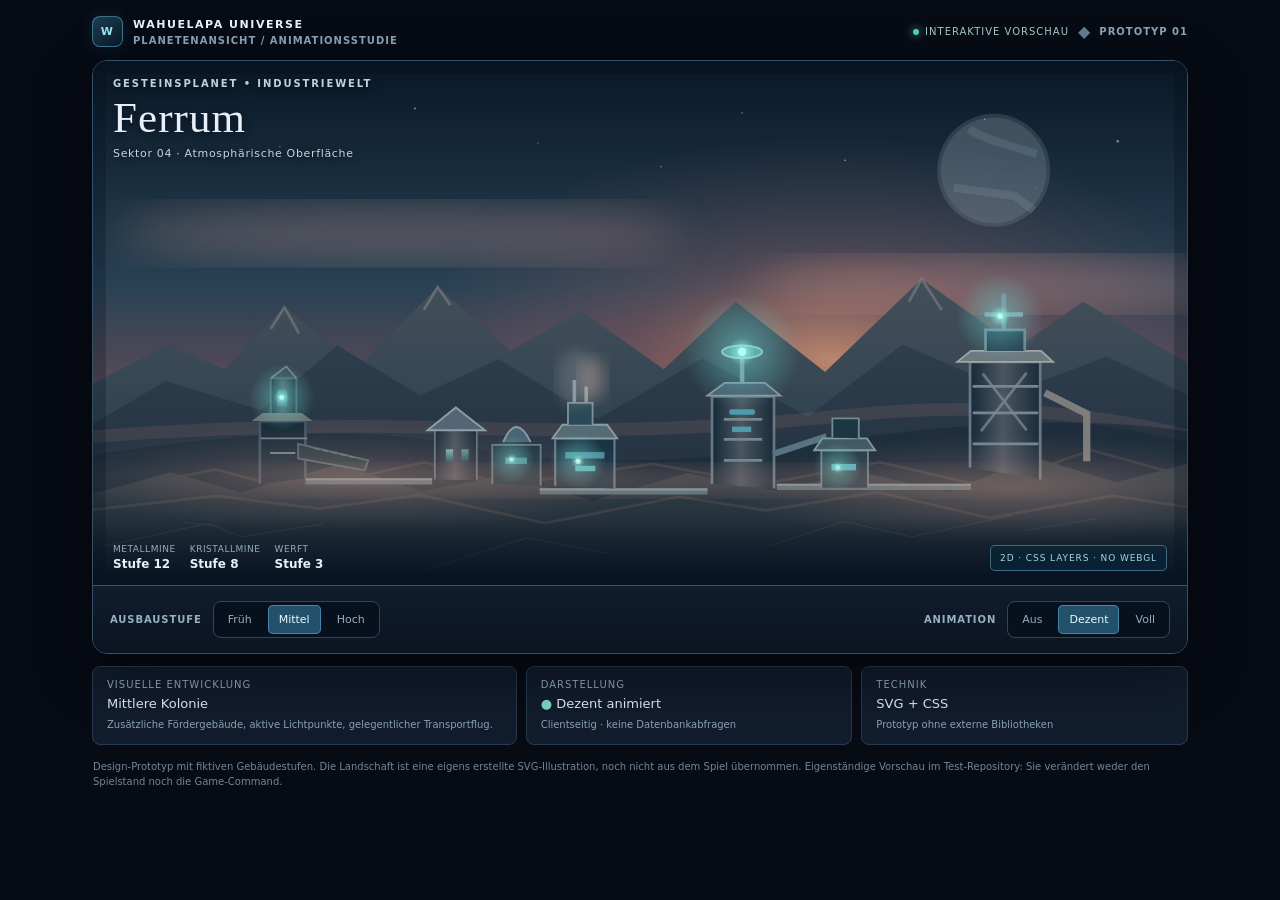
<file: test-only/PlanetScenePreview.html>
<!doctype html>
<html lang="de">
<head>
<meta charset="utf-8" />
<meta name="viewport" content="width=device-width,initial-scale=1" />
<title>WaHueLaPa Universe · Lebendiger Gesteinsplanet</title>
<style>
:root{color-scheme:dark;font-family:Inter,ui-sans-serif,system-ui,-apple-system,Segoe UI,Arial,sans-serif}
*{box-sizing:border-box}body{margin:0;background:#070b14;color:#e9eff8}
.app{width:min(1120px,100%);margin:auto;padding:16px 12px 23px}
.top{display:flex;align-items:center;justify-content:space-between;gap:14px;margin-bottom:13px;flex-wrap:wrap}
.brand{display:flex;align-items:center;gap:10px;letter-spacing:.14em;font-size:11px;font-weight:800;color:#e8f4ff}.mark{width:31px;height:31px;border:1px solid #65b4cf8a;border-radius:8px;display:grid;place-items:center;background:linear-gradient(140deg,#1d4053,#0b1829);box-shadow:0 0 20px #36b2e721;color:#9de4ed;font-weight:900}.minor{letter-spacing:.1em;color:#8ba5bb;font-size:10px;font-weight:600}.righthead{display:flex;align-items:center;gap:9px}.live{display:flex;align-items:center;gap:6px;color:#a6cdbf;font-size:10px;letter-spacing:.1em}.live:before{content:"";width:6px;height:6px;background:#52d5b2;box-shadow:0 0 10px #52d5b2;border-radius:50%}
.frame{background:#111b2a;border:1px solid #355069;border-radius:15px;overflow:hidden;box-shadow:0 18px 60px #0007;position:relative}
.scene{position:relative;height:auto;aspect-ratio:1200/575;overflow:hidden;background:#111d2c;isolation:isolate}
.scene svg{position:absolute;inset:0;width:100%;height:100%;display:block}
.scene svg .dust-far{transform-origin:center;animation:dust-drift var(--drift,52s) ease-in-out infinite alternate}
.scene svg .dust-near{transform-origin:center;animation:dust-drift-rev var(--drift,52s) ease-in-out infinite alternate}
.scene svg .mist{animation:mist-drift var(--drift,52s) ease-in-out infinite alternate}
.scene svg .beam{animation:beam-pulse 5.5s ease-in-out infinite}
.scene svg .lamp{animation:lamp-pulse 3.6s ease-in-out infinite alternate}
.scene svg .lamp:nth-of-type(3n){animation-delay:-2.1s}.scene svg .lamp:nth-of-type(4n){animation-delay:-1.3s}
.scene svg .ship-fly{animation:ship-fly var(--ship,39s) linear infinite;transform-box:fill-box;transform-origin:center}
.scene svg .smoke-a{animation:smoke-rise 11s ease-in-out infinite}.scene svg .smoke-b{animation:smoke-rise 13s ease-in-out -5s infinite}
.scene{--drift:52s;--ship:39s}
.scene[data-mode=full]{--drift:27s;--ship:19s}
.scene[data-mode=off] *{animation-play-state:paused!important}
.scene[data-mode=off] .smoke-a,.scene[data-mode=off] .smoke-b,.scene[data-mode=off] .ship-fly{opacity:0!important}
.level-1,.level-2{transition:opacity .8s ease}
.scene[data-stage="0"] .level-1,.scene[data-stage="0"] .level-2,.scene[data-stage="1"] .level-2{opacity:0;pointer-events:none}
.scene[data-stage="1"] .level-1,.scene[data-stage="2"] .level-1,.scene[data-stage="2"] .level-2{opacity:1}
.scene[data-mode="off"] .transient{opacity:0!important}
.caption-overlay{position:absolute;top:17px;left:20px;pointer-events:none;text-shadow:0 2px 9px #05101d}.eyebrow{font-size:10px;letter-spacing:.19em;color:#bad3df;font-weight:800}.planetname{font-family:Georgia,serif;font-size:clamp(22px,3.8vw,43px);letter-spacing:.025em;line-height:1.15;margin:4px 0 5px;font-weight:500}.subtitle{font-size:11px;color:#c3d5de;letter-spacing:.06em}
.hud-bottom{position:absolute;bottom:0;left:0;right:0;padding:26px 20px 14px;display:flex;align-items:flex-end;justify-content:space-between;gap:12px;background:linear-gradient(transparent,#06111fd9)}
.hud-left{display:flex;gap:14px}.hud-item{display:flex;flex-direction:column;gap:3px}.hud-item b{font-size:12px;font-weight:650;color:#e6f2f8}.hud-item small{font-size:9px;color:#91aebf;letter-spacing:.06em}.tag{color:#a7d4df;font-size:9px;letter-spacing:.1em;border:1px solid #7dbad777;background:#092739a6;padding:7px 9px;border-radius:5px;white-space:nowrap}
.controls{padding:15px 17px;background:linear-gradient(180deg,#101d2d,#0b1422);border-top:1px solid #3e5568;display:flex;align-items:center;justify-content:space-between;gap:14px;flex-wrap:wrap}
.group{display:flex;gap:9px;align-items:center;flex-wrap:wrap}.group-title{font-size:10px;letter-spacing:.09em;color:#98afc1;font-weight:700;margin-right:2px}.buttons{display:flex;align-items:center;gap:5px;padding:3px;background:#07111e;border:1px solid #31465e;border-radius:8px}.buttons button{font:inherit;font-size:11px;color:#98acbc;border:0;border-radius:5px;background:transparent;padding:8px 11px;white-space:nowrap;cursor:pointer;transition:background .15s,color .15s}.buttons button:hover{color:#fff;background:#1a3146}.buttons button[aria-pressed=true]{color:#e9f9ff;background:#23516b;box-shadow:inset 0 0 0 1px #4385a4}
.bottom-panel{margin-top:12px;display:grid;grid-template-columns:1.3fr 1fr 1fr;gap:9px}.panel{border:1px solid #293b50;background:#111c2d;border-radius:8px;padding:12px 14px;min-width:0}.panel-label{font-size:10px;letter-spacing:.1em;color:#96acbf;margin-bottom:5px}.panel-main{font-size:13px;color:#e2edf5;line-height:1.35}.panel small{color:#8ba4b6;font-size:10px;line-height:1.5}.accent{color:#7cdac7}.disclaimer{font-size:10px;color:#71869a;margin:14px 1px 0;line-height:1.5}
@keyframes dust-drift{0%{transform:translateX(-20px)}100%{transform:translateX(38px)}}
@keyframes dust-drift-rev{0%{transform:translateX(24px)}100%{transform:translateX(-32px)}}
@keyframes mist-drift{0%{transform:translate(-25px,0);opacity:.5}100%{transform:translate(32px,-7px);opacity:.85}}
@keyframes beam-pulse{0%,100%{opacity:.27}50%{opacity:.62}}
@keyframes lamp-pulse{0%,100%{opacity:.5}55%{opacity:1}70%{opacity:.75}}
@keyframes ship-fly{0%,10%{transform:translate(-160px,48px);opacity:0}14%{opacity:.85}64%{opacity:.8}76%{opacity:0}100%{transform:translate(1190px,-103px);opacity:0}}
@keyframes smoke-rise{0%{transform:translate(0,10px);opacity:0}20%{opacity:.42}75%{opacity:.25}100%{transform:translate(28px,-85px);opacity:0}}
@media(max-width:680px){.app{padding:9px 7px 19px}.top{margin-bottom:9px}.minor{display:none}.frame{border-radius:10px}.scene{aspect-ratio:1200/780}.scene svg{width:100%;height:100%;object-fit:cover}.caption-overlay{top:13px;left:13px}.eyebrow{font-size:8px}.planetname{font-size:26px}.subtitle{font-size:9px}.hud-bottom{padding:22px 12px 10px}.hud-left{gap:10px}.hud-item b{font-size:10px}.hud-item small{font-size:8px}.tag{display:none}.controls{padding:12px;gap:12px}.group{width:100%;justify-content:space-between}.bottom-panel{grid-template-columns:1fr 1fr}.panel:first-child{grid-column:1/-1}.panel{padding:10px}.panel-main{font-size:12px}.buttons button{padding:7px 9px}}
@media(prefers-reduced-motion:reduce){.scene *{animation:none!important;transition:none!important}.scene .ship-fly,.scene .smoke-a,.scene .smoke-b{opacity:0!important}}
</style>
</head>
<body>
<div class="app">
 <header class="top"><div class="brand"><div class="mark">W</div><div><div>WAHUELAPA UNIVERSE</div><div class="minor" style="margin-top:4px">PLANETENANSICHT / ANIMATIONSSTUDIE</div></div></div><div class="righthead"><span class="live">INTERAKTIVE VORSCHAU</span><span style="color:#607e91">◆</span><span class="minor">PROTOTYP 01</span></div></header>
 <div class="frame">
  <div class="scene" id="scene" data-stage="1" data-mode="subtle">
   <svg viewBox="0 0 1200 575" preserveAspectRatio="xMidYMid slice" role="img" aria-label="Stilisierte felsige Planetenoberfläche mit Bergketten, Nebelschichten, industriellen Gebäuden und animierten Lichtern">
    <defs>
     <linearGradient id="sky" x1="0" y1="0" x2="0" y2="1"><stop stop-color="#091726"/><stop offset=".43" stop-color="#284154"/><stop offset=".73" stop-color="#77515a"/><stop offset="1" stop-color="#c07c5b"/></linearGradient>
     <radialGradient id="horizon"><stop stop-color="#f0a477" stop-opacity=".67"/><stop offset=".47" stop-color="#d46e66" stop-opacity=".23"/><stop offset="1" stop-color="#ad696e" stop-opacity="0"/></radialGradient>
     <linearGradient id="mountain1" x1="0" y1="0" x2="0" y2="1"><stop stop-color="#43505a"/><stop offset="1" stop-color="#1e3446"/></linearGradient>
     <linearGradient id="mountain2" x1="0" y1="0" x2="0" y2="1"><stop stop-color="#2f3e4c"/><stop offset="1" stop-color="#1b2939"/></linearGradient>
     <linearGradient id="ground" x1="0" y1="0" x2="0" y2="1"><stop stop-color="#38444b"/><stop offset="1" stop-color="#111f2c"/></linearGradient>
     <linearGradient id="fog" x1="0" y1="0" x2="1" y2="0"><stop stop-color="#c18e7b" stop-opacity="0"/><stop offset=".49" stop-color="#d69d87" stop-opacity=".2"/><stop offset="1" stop-color="#d69d87" stop-opacity="0"/></linearGradient>
     <linearGradient id="tower" x1="0" y1="0" x2="1" y2="0"><stop stop-color="#152a39"/><stop offset=".47" stop-color="#4b5660"/><stop offset="1" stop-color="#192c3a"/></linearGradient>
     <linearGradient id="screenlight" x1="0" y1="0" x2="0" y2="1"><stop stop-color="#97e9db"/><stop offset="1" stop-color="#2a667d"/></linearGradient>
     <radialGradient id="lightsource"><stop stop-color="#a3f9ee" stop-opacity=".95"/><stop offset=".24" stop-color="#70dad7" stop-opacity=".4"/><stop offset="1" stop-color="#66d9cf" stop-opacity="0"/></radialGradient>
     <radialGradient id="dustring"><stop stop-color="#d39d8b" stop-opacity=".33"/><stop offset="1" stop-color="#ab7e80" stop-opacity="0"/></radialGradient>
     <filter id="blur24"><feGaussianBlur stdDeviation="24"/></filter>
     <filter id="blur8"><feGaussianBlur stdDeviation="8"/></filter>
     <pattern id="grid" width="16" height="16" patternUnits="userSpaceOnUse"><path d="M16 0H0V16" fill="none" stroke="#a7b5bd" stroke-opacity=".08" stroke-width="1"/></pattern>
    </defs>
    <!-- SKY / STARS -->
    <rect width="1200" height="575" fill="url(#sky)"/>
    <ellipse cx="810" cy="328" rx="475" ry="245" fill="url(#horizon)"/>
    <g fill="#d1e4f5" opacity=".56"><circle cx="109" cy="67" r="1.2"/><circle cx="205" cy="94" r=".7"/><circle cx="353" cy="52" r="1.1"/><circle cx="488" cy="90" r=".7"/><circle cx="712" cy="57" r=".8"/><circle cx="825" cy="109" r="1"/><circle cx="978" cy="64" r=".9"/><circle cx="1124" cy="88" r="1.3"/><circle cx="1035" cy="139" r=".6"/><circle cx="623" cy="116" r=".9"/></g>
    <circle cx="988" cy="120" r="62" fill="#a7b1bc" opacity=".18"/><circle cx="988" cy="120" r="58" fill="#879aa8" opacity=".2"/><path d="M961 75 C987 90 1003 91 1035 102 M944 139 L1011 148 L1032 164" stroke="#cfdee5" stroke-opacity=".1" stroke-width="9" fill="none"/>
    <!-- HIGH CLOUDS -->
    <g class="dust-far" opacity=".37"><ellipse cx="335" cy="189" rx="308" ry="31" fill="#b98e87" filter="url(#blur24)"/><ellipse cx="1007" cy="245" rx="280" ry="28" fill="#dc988e" filter="url(#blur24)"/></g>
    <!-- MOUNTAINS -->
    <path d="M0 354 L83 311 144 338 210 270 292 335 378 248 458 318 535 274 626 338 705 264 803 341 909 239 1014 314 1086 264 1200 331 1200 575 0 575Z" fill="url(#mountain1)"/>
    <path d="M195 294 L210 270 226 299 M363 273 L378 248 392 268 M895 264 L909 239 931 273" stroke="#b8a2a3" stroke-width="3" opacity=".34" fill="none"/>
    <path d="M0 398 L80 351 184 383 268 312 359 367 445 327 553 393 669 326 784 390 888 311 1009 363 1112 324 1200 366 1200 575 0 575Z" fill="url(#mountain2)"/>
    <path d="M0 412 Q210 396 418 403 T825 389 T1200 411" fill="none" stroke="#d18e80" stroke-opacity=".13" stroke-width="14"/>
    <!-- VALLEY INDUSTRIAL GRID / DISTANT SETTLEMENT -->
    <g opacity=".62"><path d="M0 432 Q260 390 410 423 T800 419 T1200 406 L1200 575 0 575Z" fill="#192a37"/>
     <path d="M0 475 L134 448 222 471 364 440 452 465 614 442 735 464 863 440 980 467 1095 427 1200 456" fill="none" stroke="#c58a73" stroke-opacity=".23" stroke-width="3"/></g>
    <!-- STAGE 2 DISTANT CITY -->
    <g class="level-2" fill="#172c3b"><path d="M75 414 V376 H104 V399 H119 V364 H145 V416 H160 V384 H181 V419Z"/><path d="M875 391 V347 H901 V367 H915 V335 H940 V382 H955 V352 H979 V394Z"/>
     <path d="M132 368 L132 344 M925 338 L925 317" stroke="#243e4d" stroke-width="4"/>
     <g fill="#c8dba2" opacity=".75"><path d="M91 383h3v5h-3z M128 380h3v5h-3z M142 402h3v5h-3z M896 361h3v5h-3z M932 347h3v5h-3z"/></g>
    </g>
    <!-- TERRAINS -->
    <path d="M0 475 L85 451 162 473 271 442 360 472 449 455 548 482 652 452 748 471 843 451 939 473 1031 434 1122 462 1200 442 V575 H0Z" fill="url(#ground)"/>
    <path d="M0 492 L136 477 248 491 358 476 496 507 643 478 738 493 861 473 983 501 1119 477 1200 489" fill="none" stroke="#856f69" stroke-width="3" opacity=".22"/>
    <g stroke="#708593" opacity=".21" fill="none"><path d="M8 533L127 507 162 522 252 508 M742 532L823 505 898 522 1010 498 M366 558L476 523 565 540"/><path d="M98 506L137 510 M1022 515L1101 502"/></g>
    <!-- INDUSTRIAL STRUCTURES BASIC -->
    <g>
     <!-- left mine -->
     <path d="M183 464 L183 395 233 395 233 458" fill="#172d3a" stroke="#405565" stroke-width="3"/>
     <path d="M174 395 L241 395 229 386 186 386Z" fill="#6b7576"/><path d="M195 386V348H223V386" fill="url(#tower)" stroke="#4c6370" stroke-width="2"/>
     <path d="M184 414H235 M194 430H222 M195 348L212 335 223 348" fill="none" stroke="#72828b" stroke-width="2"/>
     <rect x="202" y="360" width="11" height="19" rx="2" fill="#468e9c" opacity=".64"/>
     <path d="M225 420 L302 438 298 449 225 436Z" fill="#263b44" stroke="#536974" stroke-width="2"/>
     <path d="M242 425 L286 435" stroke="#8f9f8f" stroke-dasharray="6 4" opacity=".6"/>
     <!-- central settlement -->
     <path d="M375 459V404H421V460" fill="url(#tower)" stroke="#65727b" stroke-width="2"/>
     <path d="M367 405L398 380 430 405Z" fill="#546676" stroke="#8ba1a8" stroke-width="2"/>
     <path d="M438 464V421H491V466" fill="#1d3745" stroke="#667b84" stroke-width="2"/>
     <path d="M450 418Q464 385 480 418" fill="#476575" stroke="#839da3" stroke-width="2"/>
     <rect x="387" y="426" width="8" height="13" fill="url(#screenlight)" opacity=".72"/>
     <rect x="404" y="426" width="8" height="13" fill="url(#screenlight)" opacity=".52"/>
     <rect x="452" y="435" width="24" height="7" fill="#408d99"/>
     <!-- tall reactor -->
     <path d="M679 464V368H747V469" fill="url(#tower)" stroke="#6b7581" stroke-width="3"/>
     <path d="M674 367L693 353H737L754 367Z" fill="#465968" stroke="#8795a0" stroke-width="2"/>
     <path d="M712 354V321" stroke="#7b929c" stroke-width="5"/><ellipse cx="712" cy="319" rx="22" ry="7" fill="#568b94" stroke="#9ac9bf" stroke-width="2"/>
     <path d="M692 393H734 M692 415H734 M692 438H734" stroke="#738791" stroke-width="3"/>
     <rect x="698" y="382" width="28" height="6" rx="2" fill="#4e9bac"/><rect x="701" y="401" width="21" height="6" fill="#4e9bac"/>
     <path d="M746 431L801 413 807 463" fill="none" stroke="#577484" stroke-width="7"/>
     <!-- right excavation tower -->
     <path d="M962 446V330H1039V459" fill="url(#tower)" stroke="#687986" stroke-width="3"/>
     <path d="M948 330H1053L1040 318H963Z" fill="#6c7a80" stroke="#a1a7a0" stroke-width="2"/>
     <path d="M979 318V295H1022V318" fill="#273e4f" stroke="#6d8592" stroke-width="3"/>
     <path d="M999 295V255" stroke="#748a95" stroke-width="5"/><path d="M978 278H1020" stroke="#8d9ba3" stroke-width="5"/>
     <path d="M965 357H1037 M965 386H1037 M965 420H1037" stroke="#738794" stroke-width="3"/>
     <path d="M976 343L1024 405 M1024 342L974 406" stroke="#7c8b91" stroke-width="3" opacity=".75"/>
     <path d="M1044 364L1090 387 1090 439" stroke="#7c7d7c" stroke-width="8" fill="none"/>
     <!-- ground pipe lines -->
     <path d="M233 461H372 M490 472H674 M750 467H963" stroke="#57707b" stroke-width="7"/>
     <path d="M233 459H372 M490 470H674 M750 465H963" stroke="#aac1ae" stroke-width="2" opacity=".47"/>
    </g>
    <!-- STAGE 1 NEW INDUSTRY -->
    <g class="level-1">
     <path d="M507 466V414H572V469" fill="#1b3445" stroke="#667f89" stroke-width="2.3"/>
     <path d="M504 414H575L564 399H515Z" fill="#546c75" stroke="#8f9c9e" stroke-width="2"/>
     <path d="M521 399V375H548V399" fill="#2a4956" stroke="#78929a" stroke-width="2"/>
     <path d="M528 374V350 M541 374V357" stroke="#82939a" stroke-width="4"/>
     <rect x="518" y="429" width="43" height="7" fill="#498c99"/><rect x="529" y="444" width="22" height="6" fill="#4cb9bd"/>
     <path d="M799 468V427H850V468" fill="#253b48" stroke="#71818b" stroke-width="2"/>
     <path d="M791 427H858L849 414H800Z" fill="#435a64" stroke="#7f9ba3" stroke-width="2"/>
     <path d="M811 413V392H840V414" fill="#1d3644" stroke="#718a95" stroke-width="2"/>
     <rect x="810" y="442" width="27" height="7" fill="#4fb0bd"/>
     <!-- Stage 1 glowing settlement -->
     <g class="lamp"><circle cx="532" cy="439" r="31" fill="url(#lightsource)"/><circle cx="532" cy="439" r="2.8" fill="#b5fff0"/></g>
     <g class="lamp"><circle cx="817" cy="446" r="27" fill="url(#lightsource)"/><circle cx="817" cy="446" r="2.5" fill="#a3fff0"/></g>
    </g>
    <!-- STAGE 2 EXTRA TOWERS AND NETWORK -->
    <g class="level-2">
     <path d="M1107 450V353H1154V448" fill="#213d4b" stroke="#76909a" stroke-width="2"/>
     <path d="M1099 352H1162L1155 341H1107Z" fill="#677b7c"/>
     <path d="M1129 341V294 M1115 311H1144" stroke="#8ea7a7" stroke-width="4"/>
     <path d="M1110 375H1150 M1110 395H1150 M1110 418H1150" stroke="#8398a0" stroke-width="2"/>
     <rect x="1119" y="364" width="22" height="5" fill="#83dcce"/>
     <path d="M313 461V417H350V460" fill="#273e48" stroke="#728a96" stroke-width="2"/>
     <path d="M305 417H359L349 406H315Z" fill="#536975"/>
     <rect x="319" y="429" width="21" height="6" fill="#7bdcd0"/>
     <g class="lamp"><circle cx="1129" cy="365" r="46" fill="url(#lightsource)"/><circle cx="1129" cy="365" r="3" fill="#b6fff0"/></g>
     <g class="lamp"><circle cx="324" cy="433" r="29" fill="url(#lightsource)"/><circle cx="324" cy="433" r="3" fill="#b6fff0"/></g>
     <path class="beam" d="M713 317L713 168" stroke="#7af4e1" stroke-width="4" stroke-opacity=".28"/><ellipse class="beam" cx="713" cy="290" rx="43" ry="9" fill="none" stroke="#9af5db" stroke-width="2" opacity=".35"/>
    </g>
    <!-- BASIC LIGHTS -->
    <g class="lamp"><circle cx="207" cy="369" r="36" fill="url(#lightsource)"/><circle cx="207" cy="369" r="2.7" fill="#b4ffed"/></g>
    <g class="lamp"><circle cx="712" cy="319" r="64" fill="url(#lightsource)"/><circle cx="712" cy="319" r="4.5" fill="#b4fff1"/></g>
    <g class="lamp"><circle cx="995" cy="280" r="48" fill="url(#lightsource)"/><circle cx="995" cy="280" r="3" fill="#b4ffee"/></g>
    <g class="lamp"><circle cx="459" cy="437" r="26" fill="url(#lightsource)"/><circle cx="459" cy="437" r="2.2" fill="#b4ffee"/></g>
    <!-- STEAM / WEATHER -->
    <g class="level-1 transient"><g class="smoke-a"><ellipse cx="530" cy="348" rx="21" ry="31" fill="#aeb2b2" opacity=".26" filter="url(#blur8)"/></g><g class="smoke-b"><ellipse cx="548" cy="349" rx="15" ry="24" fill="#dfb7ad" opacity=".3" filter="url(#blur8)"/></g></g>
    <g class="dust-near"><ellipse cx="280" cy="456" rx="340" ry="58" fill="url(#dustring)"/><ellipse cx="1010" cy="469" rx="320" ry="60" fill="url(#dustring)"/></g>
    <g class="mist"><rect x="-90" y="444" width="1380" height="33" fill="url(#fog)" filter="url(#blur8)"/></g>
    <!-- SHUTTLE - STAGE 1+ -->
    <g class="level-1 transient"><g class="ship-fly" opacity="0">
     <path d="M80 234L117 227 140 235 116 243Z" fill="#b1d2de" stroke="#4a8095" stroke-width="1.5"/>
     <path d="M111 227L95 214 126 225Z" fill="#58899c"/>
     <path d="M113 243L101 255 129 240Z" fill="#4c748d"/>
     <path d="M137 235L171 231 170 239Z" fill="#69d9f0" opacity=".45" filter="url(#blur8)"/>
     <path d="M78 231L57 233 78 238Z" fill="#8ce4e8" opacity=".63"/>
     <circle cx="113" cy="233" r="3" fill="#a3fff1"/>
    </g></g>
    <!-- FOREGROUND VIGNETTE -->
    <rect x="0" y="0" width="1200" height="575" fill="none" stroke="#040a16" stroke-width="28" stroke-opacity=".24"/>
   </svg>
   <div class="caption-overlay"><div class="eyebrow">GESTEINSPLANET • INDUSTRIEWELT</div><div class="planetname">Ferrum</div><div class="subtitle">Sektor 04 · Atmosphärische Oberfläche</div></div>
   <div class="hud-bottom"><div class="hud-left"><div class="hud-item"><small>METALLMINE</small><b id="metal">Stufe 12</b></div><div class="hud-item"><small>KRISTALLMINE</small><b id="crystal">Stufe 8</b></div><div class="hud-item"><small>WERFT</small><b id="shipyard">Stufe 3</b></div></div><div class="tag">2D · CSS LAYERS · NO WEBGL</div></div>
  </div>
  <div class="controls">
   <div class="group"><span class="group-title">AUSBAUSTUFE</span><div class="buttons" role="group" aria-label="Ausbaustufe"><button type="button" data-stage-btn="0" aria-pressed="false">Früh</button><button type="button" data-stage-btn="1" aria-pressed="true">Mittel</button><button type="button" data-stage-btn="2" aria-pressed="false">Hoch</button></div></div>
   <div class="group"><span class="group-title">ANIMATION</span><div class="buttons" role="group" aria-label="Animationsmodus"><button type="button" data-mode-btn="off" aria-pressed="false">Aus</button><button type="button" data-mode-btn="subtle" aria-pressed="true">Dezent</button><button type="button" data-mode-btn="full" aria-pressed="false">Voll</button></div></div>
  </div>
 </div>
 <div class="bottom-panel"><div class="panel"><div class="panel-label">VISUELLE ENTWICKLUNG</div><div class="panel-main" id="stage-name">Mittlere Kolonie</div><small id="stage-detail">Zusätzliche Fördergebäude, aktive Lichtpunkte, gelegentlicher Transportflug.</small></div><div class="panel"><div class="panel-label">DARSTELLUNG</div><div class="panel-main"><span class="accent">●</span> <span id="mode-name">Dezent animiert</span></div><small>Clientseitig · keine Datenbankabfragen</small></div><div class="panel"><div class="panel-label">TECHNIK</div><div class="panel-main">SVG + CSS</div><small>Prototyp ohne externe Bibliotheken</small></div></div>
 <div class="disclaimer">Design-Prototyp mit fiktiven Gebäudestufen. Die Landschaft ist eine eigens erstellte SVG-Illustration, noch nicht aus dem Spiel übernommen. Eigenständige Vorschau im Test-Repository: Sie verändert weder den Spielstand noch die Game-Command.</div>
</div>
<script>
(function(){
 const scene=document.getElementById('scene');
 const levels=[{name:'Junge Kolonie',detail:'Wenige Gebäude, vereinzelte Lichtpunkte und ruhige Landschaft.',metal:3,crystal:2,shipyard:0},{name:'Mittlere Kolonie',detail:'Zusätzliche Fördergebäude, aktive Lichtpunkte, gelegentlicher Transportflug.',metal:12,crystal:8,shipyard:3},{name:'Ausgebaute Industrie',detail:'Dichtere Anlagen, ein Energieturm, zusätzliche Stadtlichter und Shuttle-Verkehr.',metal:27,crystal:24,shipyard:12}];
 const modeNames={off:'Animation pausiert',subtle:'Dezent animiert',full:'Verstärkte Animation'};
 function stage(n){scene.dataset.stage=String(n); const d=levels[n];document.getElementById('stage-name').textContent=d.name;document.getElementById('stage-detail').textContent=d.detail;document.getElementById('metal').textContent='Stufe '+d.metal;document.getElementById('crystal').textContent='Stufe '+d.crystal;document.getElementById('shipyard').textContent='Stufe '+d.shipyard;document.querySelectorAll('[data-stage-btn]').forEach(b=>b.setAttribute('aria-pressed',String(+b.dataset.stageBtn===n)));}
 function mode(m){scene.dataset.mode=m;document.getElementById('mode-name').textContent=modeNames[m];document.querySelectorAll('[data-mode-btn]').forEach(b=>b.setAttribute('aria-pressed',String(b.dataset.modeBtn===m)));}
 document.querySelectorAll('[data-stage-btn]').forEach(b=>b.addEventListener('click',()=>stage(+b.dataset.stageBtn)));
 document.querySelectorAll('[data-mode-btn]').forEach(b=>b.addEventListener('click',()=>mode(b.dataset.modeBtn)));
})();
</script>
</body>
</html>
</file>
<file: src/style.css>
:root{color-scheme:dark;--bg:#06111e;--panel:#0c1c2be8;--line:#244257;--text:#ebf3fa;--muted:#98afc3;--cyan:#30ccf3;--amber:#f6c66c;font-family:Inter,ui-sans-serif,system-ui,-apple-system,BlinkMacSystemFont,'Segoe UI',sans-serif;background:var(--bg);color:var(--text)}
*{box-sizing:border-box}body{margin:0;background:radial-gradient(ellipse at 80% 0%,#10345188,transparent 45%),radial-gradient(1px 1px at 12% 18%,#b8d8f0 90%,transparent),radial-gradient(1px 1px at 74% 38%,#b8d8f0 90%,transparent),radial-gradient(1px 1px at 32% 71%,#86bfeb 90%,transparent),#06111e;background-size:auto,213px 197px,307px 277px,397px 311px,auto;min-height:100vh}button,input,select{font:inherit}button{background:linear-gradient(135deg,#3cd5f5,#159bc8);color:#041621;border:1px solid #52ddfa;border-radius:9px;padding:11px 17px;font-weight:700;cursor:pointer;min-height:44px;transition:filter .2s,transform .2s}button:hover:not(:disabled){filter:brightness(1.12);transform:translateY(-1px)}button:disabled{background:#203343;color:#8299ad;border-color:#344c5e;cursor:not-allowed;opacity:.65}button:focus-visible,input:focus-visible,select:focus-visible{outline:2px solid var(--cyan);outline-offset:3px}button.plain{background:transparent;color:var(--text);border:0;padding:6px}.brand{font-size:25px;letter-spacing:7px;font-weight:750}.brand span{display:block;font-size:9px;letter-spacing:3px;color:var(--muted);margin-top:5px}.topbar{display:flex;justify-content:space-between;align-items:center;padding:24px 0}.commander{display:flex;align-items:center;gap:14px;font-size:14px;color:var(--muted)}.gear{font-size:25px}header,main{max-width:1120px;margin:auto;padding:0 26px}header{position:relative}.resources{display:grid;grid-template-columns:repeat(4,1fr);border:1px solid var(--line);border-radius:12px;background:#091b2be3;overflow:hidden}.resources>div{display:flex;align-items:center;gap:14px;padding:17px 18px;border-right:1px solid var(--line)}.resources>div:last-child{border:0}.resource-icon{font-size:31px;color:#9bdcf1;text-shadow:0 0 20px #24aee155}.resources small{display:block;font-size:11px;color:var(--muted)}.resources strong{font-size:23px;display:block;margin:3px 0;font-variant-numeric:tabular-nums}.planet-bar{display:flex;justify-content:space-between;align-items:center;margin:18px 0;font-size:12px;color:var(--muted)}.planet-bar label{display:flex;align-items:center;gap:12px}.planet-bar select{font-size:13px;min-height:38px;padding:6px 12px}.local-badge{font-size:11px;color:#80b8b7}.hero{position:relative;min-height:340px;display:flex;align-items:center;overflow:hidden}.hero-copy{z-index:1;width:50%}.hero h1{font-size:clamp(40px,6vw,72px);letter-spacing:-2px;margin:14px 0}.hero p{font-size:17px}.eyebrow{font-size:11px;letter-spacing:2px;color:#9cc5df;font-weight:650}.chips{display:flex;gap:12px;margin-top:26px}.chips span{border:1px solid #33566a;background:#0b213399;border-radius:7px;padding:10px 14px;font-size:13px}.planet-art{position:relative;width:360px;height:360px;flex:none}.hero>.planet-art{position:absolute;right:6px;top:-8px;width:400px;height:400px}.planet-globe{position:absolute;inset:11%;border-radius:50%;background:radial-gradient(circle at 27% 23%,#b6edfa99,transparent 40%),radial-gradient(circle at 38% 38%,var(--planet),#092640 73%);box-shadow:inset 4px 2px 12px #b1efff,inset -24px -18px 55px #000,0 0 24px #47b1df50,0 0 90px #1e8bd82a;overflow:hidden}.continents{position:absolute;inset:0;border-radius:50%;background:radial-gradient(ellipse at 36% 25%,#74a697 0 12%,transparent 13%),radial-gradient(ellipse at 44% 35%,#557b68 0 17%,transparent 18%),radial-gradient(ellipse at 38% 63%,#627e75 0 9%,transparent 10%),radial-gradient(ellipse at 77% 59%,#517e7366 0 15%,transparent 16%);filter:contrast(1.5);transform:rotate(-24deg)}.night{position:absolute;inset:-1%;border-radius:50%;background:linear-gradient(112deg,transparent 25%,#01142144 52%,#02080fec 83%)}.lights{position:absolute;inset:0;background:radial-gradient(2px 2px at 64% 38%,#ffd395,transparent),radial-gradient(2px 2px at 61% 49%,#ffd395,transparent),radial-gradient(1px 1px at 66% 53%,#ffd395,transparent),radial-gradient(2px 2px at 71% 61%,#ffd395,transparent),radial-gradient(1px 1px at 58% 61%,#ffd395,transparent);background-size:41px 37px;mask-image:linear-gradient(90deg,transparent 35%,#000 62%)}.orbit-ring{position:absolute;inset:3%;border:1px solid #65c8f01f;border-radius:50%;transform:rotate(-30deg) scaleY(.65)}.planet-art.small{width:100px;height:100px}.planet-art.medium{width:200px;height:200px}.panel{border:1px solid var(--line);border-radius:13px;background:linear-gradient(145deg,#102535ec,#0a1826ee);padding:23px;margin-bottom:18px;box-shadow:0 8px 28px #00000014}.panel.accent{border-color:#28758e;background:linear-gradient(145deg,#103348e8,#0a1d2de8)}.two-columns{display:grid;grid-template-columns:1.2fr 1fr;gap:18px}h1,h2,h3,p{margin-top:0}h1{font-size:35px;margin-bottom:12px;letter-spacing:-1px}h2{font-size:20px;margin-bottom:12px;letter-spacing:-.3px}h3{font-size:17px}p{color:var(--muted);font-size:14px;line-height:1.65;margin-bottom:15px}.muted{color:var(--muted);font-weight:400}.cyan{color:var(--cyan)}.amber{color:var(--amber)}.stat-row{display:flex;justify-content:space-between;margin:12px 0;font-size:14px}.fine{font-size:12px;color:var(--muted);line-height:1.6;margin:12px 0 0}.split{display:flex;justify-content:space-between;gap:14px;align-items:center}.job{padding:17px;border:1px solid var(--line);background:#10293b80;border-radius:10px;margin:10px 0 17px}.job strong{font-size:14px}.job span{font-size:12px}.track{height:6px;background:#233e53;border-radius:20px;overflow:hidden;margin-top:12px}.track i{display:block;height:100%;background:linear-gradient(90deg,#148ebd,#35d3f3);border-radius:20px}.section-title{display:flex;justify-content:space-between;align-items:center;margin:18px 0}.section-title span{font-size:12px}.world-grid{display:grid;grid-template-columns:repeat(3,1fr);gap:16px}.world-card{color:var(--text);background:#0b1d2be6;border:1px solid var(--line);display:grid;grid-template-columns:100px 1fr;align-items:center;justify-items:start;text-align:left;padding:15px;border-radius:12px}.world-card .planet-art{grid-row:1/3}.world-card strong{font-size:16px}.world-card .muted{font-size:11px}.world-card.selected{border-color:var(--cyan)}.page-heading{padding:24px 0 14px}.page-heading h1{margin-top:9px}.list{display:flex;flex-direction:column;gap:12px}.list .panel{margin:0}.build-row{display:flex;gap:20px;align-items:center;padding:22px}.item-icon{width:63px;height:63px;flex:none;border:1px solid #31556c;border-radius:12px;display:grid;place-items:center;font-size:30px;color:#8cceea;background:radial-gradient(at top left,#295570,#0b1c2b)}.item-copy{flex:1;min-width:0}.item-copy h2{font-size:18px;margin-bottom:8px}.item-copy h2 span{font-size:14px}.item-copy p{margin-bottom:10px;font-size:13px}.cost{display:flex;flex-wrap:wrap;gap:10px 17px;font-size:11px;color:#bdd1df}.cost span{white-space:nowrap}.requirement{font-size:12px;color:var(--amber);margin-top:10px}.locked .item-icon{filter:saturate(.2);opacity:.6}.build-row>button{font-size:12px;flex:none;min-width:130px}.system-map{height:160px;position:relative;border:1px solid #2b4d64;border-radius:12px;background:radial-gradient(ellipse at 9% 52%,#8e653340,transparent 35%);overflow:hidden;margin-bottom:20px}.system-map:before,.system-map:after{content:'';position:absolute;width:65%;height:80%;border:1px solid #335d7066;border-radius:50%;left:9%;top:10%}.system-map:after{width:85%;height:130%;top:-15%}.sun{position:absolute;width:42px;height:42px;top:38%;left:8%;background:radial-gradient(circle,#ffefaf,#e8a14a);border-radius:50%;box-shadow:0 0 35px #f2b76077}.map-planet{position:absolute;z-index:1;font-size:11px;color:#b3d2e5;padding-top:32px}.map-planet:before{content:'';position:absolute;top:0;left:0;width:24px;height:24px;border-radius:50%;background:radial-gradient(at 30% 30%,var(--planet),#06111e);box-shadow:0 0 13px #67cff066}.target{padding:20px}.target-visual{display:flex;justify-content:center;height:180px;overflow:hidden;margin-top:-10px}.target h2{margin-top:12px}.target>button{width:100%;margin-top:10px}.target>button+button{background:#102f43;color:#b3edff;border-color:#327d97}.yields{display:flex;flex-direction:column;gap:14px}.yields>div{font-size:12px}.yields strong{float:right;color:#c7e7f1}.yields .track{margin-top:6px;height:4px}.unknown{height:150px;display:grid;place-items:center;border:1px dashed #345064;border-radius:10px;color:var(--muted);font-size:12px;margin:14px 0}.ship-icon{font-size:43px;color:#8ecbe1;padding:6px 0 16px}.ships .panel button{width:100%;margin-top:17px}.ships .panel h2{font-size:17px}.ships{margin-bottom:18px}.form-grid{display:grid;grid-template-columns:repeat(5,1fr);gap:14px}label{display:flex;flex-direction:column;gap:8px;color:var(--muted);font-size:12px}input,select{border:1px solid #345467;border-radius:8px;padding:12px;background:#061626;color:var(--text);width:100%;min-height:44px}input:invalid:not(:placeholder-shown){border-color:#345467}form button{margin-top:18px}.mission,.report{padding:17px 0;border-top:1px solid #243e51}.mission:first-of-type,.report:first-of-type{border-top:0}.mission strong,.report strong{font-size:14px}.mission span,.report time{color:var(--muted);font-size:12px}.mission p,.report p{margin:8px 0 0;font-size:13px}footer{text-align:center;font-size:11px;color:#7993a8;padding:32px 12px 110px;line-height:1.6}nav{position:fixed;bottom:0;left:50%;transform:translateX(-50%);width:min(1120px,100%);background:#071725f5;backdrop-filter:blur(16px);border:1px solid #264254;border-bottom:0;border-radius:14px 14px 0 0;display:grid;grid-template-columns:repeat(6,1fr);padding:8px 12px;z-index:10}nav button{background:transparent;border:0;color:var(--muted);display:flex;align-items:center;flex-direction:column;gap:7px;font-size:12px;padding:9px 2px;border-radius:0;min-height:67px;font-weight:500}nav button span{font-size:23px}nav button.active{color:var(--cyan);box-shadow:inset 0 -2px var(--cyan)}#toast{position:fixed;top:18px;left:50%;transform:translate(-50%,-30px);opacity:0;pointer-events:none;background:#14374e;border:1px solid #4ca1bf;padding:15px 22px;border-radius:10px;max-width:90vw;width:max-content;z-index:40;font-size:13px;transition:.2s}#toast.show{opacity:1;transform:translate(-50%,0)}.welcome{max-width:520px;min-height:100vh;display:flex;flex-direction:column;align-items:center;padding:35px 22px 70px}.welcome>.planet-art{width:290px;height:290px;margin:-10px 0}.welcome .panel{width:100%;margin-top:-30px;z-index:1}.welcome h1{font-size:34px}.welcome button{width:100%}dialog{color:var(--text);background:#0b1d2b;border:1px solid #416a82;border-radius:14px;width:min(560px,90vw);max-height:85vh;padding:28px;box-shadow:0 20px 90px #000a}dialog::backdrop{background:#010a13bb;backdrop-filter:blur(4px)}dialog .close{position:absolute;right:14px;top:8px;font-size:28px}dialog h2{margin-top:18px}dialog li{font-size:13px;color:var(--muted);line-height:1.7;margin:7px 0}.settings-actions{display:grid;gap:10px;margin:22px 0}button.danger{background:#392631;border-color:#78505a;color:#ffb2b2}.notice{padding:13px 18px;border:1px solid #8c733a;border-radius:9px;color:var(--amber);font-size:12px;margin:18px 0}.notice span{margin-left:8px}
@media(max-width:760px){header,main{padding:0 16px}.topbar{padding:19px 0}.brand{font-size:21px;letter-spacing:5px}.commander{font-size:12px;gap:5px}.resources{grid-template-columns:repeat(2,1fr)}.resources>div{padding:12px 15px;gap:12px;border-bottom:1px solid var(--line)}.resources>div:nth-child(2){border-right:0}.resources>div:nth-child(3){border-bottom:0}.resources strong{font-size:21px}.hero{min-height:300px}.hero-copy{width:65%;padding:15px 0}.hero>.planet-art{right:-75px;top:0;width:330px;height:330px;opacity:.8}.hero h1{font-size:45px}.hero p{font-size:14px;max-width:180px}.hero .eyebrow{font-size:9px}.chips{flex-direction:column;gap:8px;width:max-content;margin-top:18px}.chips span{font-size:11px;padding:8px 10px}.two-columns{grid-template-columns:1fr;gap:0}.panel{padding:19px}.world-grid{grid-template-columns:1fr}.world-card{grid-template-columns:85px 1fr;grid-template-rows:25px 25px;padding:15px}.world-card .planet-art{width:80px;height:80px;grid-column:1;grid-row:1/3}.world-card strong{grid-column:2}.world-card span{grid-column:2}.planet-bar{align-items:flex-start;gap:10px}.planet-bar label{font-size:0;max-width:68%}.local-badge{font-size:10px;max-width:32%;line-height:1.5;padding-top:9px}.planet-bar select{max-width:100%}.build-row{flex-wrap:wrap;gap:13px}.item-icon{width:47px;height:47px;font-size:24px;align-self:flex-start}.item-copy{width:calc(100% - 60px);flex:auto}.item-copy h2{font-size:16px}.item-copy h2 span{font-size:12px}.build-row>button{width:100%;margin-top:2px}.cost{font-size:10px;gap:7px 12px}.targets{grid-template-columns:1fr}.target{display:grid;grid-template-columns:1fr 1fr;gap:0 16px}.target-visual{grid-column:1/3;max-height:155px}.target>.eyebrow,.target>h2,.target>p,.target>.unknown,.target>.yields,.target>button{grid-column:1/3}.target>h2{font-size:23px}.ships{grid-template-columns:1fr}.ships .panel{display:grid;grid-template-columns:60px 1fr;gap:0 14px;margin:0}.ship-icon{grid-row:1/4;font-size:35px}.ships .panel h2,.ships .panel p,.ships .panel .cost{grid-column:2}.ships .panel button,.ships .panel .requirement{grid-column:1/3}.form-grid{grid-template-columns:repeat(2,1fr)}.form-grid label:first-child{grid-column:1/3}.page-heading{padding-top:20px}.page-heading h1{font-size:32px}.split{align-items:flex-start}.job strong{font-size:12px}.job span{white-space:nowrap;font-size:11px}nav{padding:7px 7px calc(7px + env(safe-area-inset-bottom))}nav button{font-size:10px;gap:5px;min-height:58px}footer{padding-bottom:120px}.section-title span{font-size:10px}.resources small{font-size:10px}}
@media(prefers-reduced-motion:reduce){*{scroll-behavior:auto!important;transition:none!important}}

.ranking-scroll{overflow-x:auto;margin-top:20px}.ranking-table{width:100%;border-collapse:collapse;font-size:14px;text-align:left}.ranking-table caption{text-align:left;caption-side:bottom;padding:14px 0}.ranking-table th,.ranking-table td{padding:15px 12px;border-bottom:1px solid var(--line);overflow-wrap:anywhere}.ranking-table thead th{color:var(--muted);font-size:12px;font-weight:500}.ranking-table tbody th{max-width:240px}.ranking-table td small{display:block;margin-top:5px;color:var(--muted);font-size:11px}.ranking-me{background:#14546b55}.ranking-table td:first-child{color:var(--cyan);font-weight:700}.panel a{color:var(--cyan)}@media(max-width:760px){.ranking-table{font-size:12px}.ranking-table th,.ranking-table td{padding:12px 7px}.ranking-table td small{font-size:10px}.ranking-table tbody th{max-width:100px}nav button{font-size:9px}.ranking-table th:last-child,.ranking-table td:last-child{text-align:center}}

/* WaHueLaPa Universe: transparent originals, shared planet and ship views. */
.brand{letter-spacing:2px;font-size:26px;line-height:1.1}.brand span{font-size:12px;letter-spacing:5px;margin-top:6px}.welcome>.brand{text-align:center}.topbar{gap:16px}.commander{max-width:45%;overflow-wrap:anywhere}.asset-planet img{display:block;width:100%;height:100%;object-fit:contain;filter:drop-shadow(0 0 22px #328eb633)}.asset-planet .lights{inset:12%;border-radius:50%;pointer-events:none}.ship-visual{height:190px;padding:0;margin:-8px -5px 14px;display:flex;align-items:center;justify-content:center}.ship-visual img{display:block;width:100%;height:100%;object-fit:contain;filter:drop-shadow(0 8px 16px #0006)}.welcome .asset-planet{margin-bottom:10px}@media(max-width:760px){.brand{font-size:22px;letter-spacing:1px}.brand span{font-size:10px;letter-spacing:4px}.hero>.asset-planet{right:-20px;top:0;width:300px;height:300px;opacity:.95}.hero-copy{width:62%}.hero-copy p{max-width:155px}.ships .panel{display:block}.ships .ship-visual{height:200px;margin:-5px 0 15px}.ships .panel h2{font-size:20px}.ships .panel button{margin-top:17px}.welcome>.asset-planet{width:280px;height:280px;margin:5px 0 0}.topbar .commander{font-size:11px}}

.route-stop{border:1px solid var(--line,#31424d);border-radius:14px;padding:18px;margin:16px 0;min-width:0}.route-stop legend{padding:0 8px;color:#80d5df}.route-stop .split{gap:12px;flex-wrap:wrap}.route-stop label{flex:1}.form-grid small{display:block;color:#90a3af;font-size:11px;margin-top:5px}.mission .cost{min-height:12px}@media(max-width:600px){.route-stop{padding:12px}.route-stop .form-grid{grid-template-columns:1fr}}

.fleet-menu{display:grid;grid-template-columns:repeat(4,minmax(0,1fr));gap:10px;margin:0 0 24px}.fleet-menu button{display:flex;align-items:center;gap:12px;min-height:90px;padding:16px;text-align:left;background:#0b1d2b;color:#a6bbc9;border:1px solid #284250;border-radius:14px;box-shadow:none;transition:background .15s,border-color .15s}.fleet-menu button:hover{background:#132b3a;border-color:#548093}.fleet-menu button[aria-selected="true"]{color:#d9f9ff;background:#103342;border-color:#29c5dc;box-shadow:inset 0 -3px 0 #29c5dc}.fleet-menu button:focus-visible{outline:2px solid #72e5ff;outline-offset:4px}.fleet-menu-icon{font-size:26px;color:#5ad7e7}.fleet-menu strong{display:block;font-size:14px}.fleet-menu small{display:block;font-size:11px;font-weight:400;line-height:1.5;margin-top:6px;color:#91aabb}.fleet-menu-count{margin-left:auto;display:grid;place-items:center;background:#215262;border-radius:20px;min-width:24px;min-height:24px}.fleet-pane[hidden]{display:none!important}.fleet-pane>.panel:first-child{margin-top:0}@media(max-width:900px){.fleet-menu{grid-template-columns:repeat(2,minmax(0,1fr))}.fleet-menu button{min-height:82px}}@media(max-width:420px){.fleet-menu{gap:8px}.fleet-menu button{padding:12px;gap:8px}.fleet-menu strong{font-size:12px}.fleet-menu-icon{font-size:22px}.fleet-menu small{font-size:10px}}

.ship-categories{display:flex;flex-wrap:wrap;gap:10px;margin-bottom:12px}.ship-categories button{background:#0b1d2b;color:#a6bbc9;border:1px solid #284250;box-shadow:none}.ship-categories button[aria-pressed="true"]{color:#d9f9ff;background:#103342;border-color:#29c5dc}.ship-build-count{margin-top:16px;max-width:100px}.ship-card{display:flex;flex-direction:column}.ship-card>button{margin-top:16px}.ship-card .ship-visual{flex-shrink:0}.ship-card>p{min-height:unset}.ranking-scroll table th:first-child{position:sticky;left:0;background:#0b1d2b;z-index:1}
/* Galaxy concept v1: real navigation and server-only survey data. */
.galaxy-menu,.galaxy-toolbar{display:flex;gap:12px;flex-wrap:wrap;align-items:center;margin:20px 0}.galaxy-menu [aria-pressed=true],.galaxy-planet-list [aria-pressed=true]{border-color:var(--cyan,#55d9e9);background:#143746}.galaxy-toolbar label{display:flex;gap:12px;align-items:center}.galaxy-layout{display:grid;grid-template-columns:minmax(0,1.6fr) minmax(280px,1fr);gap:20px}.galaxy-map-panel{padding:0;overflow:hidden;align-self:start}.map-viewport{height:540px;position:relative;overflow:hidden;background:#06111c url('../assets/galaxy/nebula.webp') center/cover;touch-action:none;cursor:grab}.map-world{position:absolute;width:1000px;height:1000px;transform-origin:0 0}.galaxy-node{position:absolute;transform:translate(-50%,-50%) scale(var(--marker-scale,1));width:110px;min-height:72px;border:0;background:transparent;display:flex;flex-direction:column;align-items:center;gap:5px;color:#dbe8f1;padding:4px}.galaxy-node i{display:block;width:16px;height:16px;border-radius:50%;border:1px dashed #9cb1c1;background:#0b1b29}.galaxy-node.visited i{background:#c3e9f1;box-shadow:0 0 14px #8fd9f7}.galaxy-node.selected i{outline:2px solid #55d9e9;outline-offset:8px}.galaxy-node.tutorial{color:#55d9e9}.galaxy-node.tutorial i{background:#55d9e9;outline:1px dashed #55d9e9;outline-offset:5px}.galaxy-node small{font-size:10px;color:#9cb1c1;white-space:normal;text-align:center;max-width:100px;line-height:1.2}.map-controls{display:flex;align-items:center;justify-content:center;gap:10px;padding:12px;background:#0b1b29}.map-controls button{min-width:44px;min-height:44px}.galaxy-detail h2{margin-bottom:16px}.galaxy-detail>button{margin:8px 4px 8px 0}.trip-card{border:1px solid #29414e;background:#071824;border-radius:12px;padding:16px;margin:18px 0}.trip-card h3{font-size:12px;letter-spacing:.06em;text-transform:uppercase}.galaxy-portrait{float:right;margin-left:12px}.galaxy-portrait .planet-art{width:100px;height:100px}.galaxy-planet-list{display:grid;grid-template-columns:repeat(auto-fit,minmax(150px,1fr));gap:12px}.galaxy-planet-list button{display:flex;flex-direction:column;align-items:flex-start;min-height:65px;text-align:left}.galaxy-planet-list small{color:#9cb1c1}.system-orbits{position:relative;height:320px;margin:20px 0;background:#06111c url('../assets/galaxy/nebula.webp') center/cover;overflow:hidden;border-radius:14px}.system-orbits svg{position:absolute;width:100%;height:100%;inset:0}.system-orbits ellipse{fill:none;stroke:#29414e;stroke-width:1}.central-star{position:absolute;width:85px;height:85px;object-fit:contain;left:50%;top:50%;transform:translate(-50%,-50%)}.orbit-target{position:absolute;transform:translate(-50%,-50%);background:transparent;padding:4px;border:0;display:flex;flex-direction:column;align-items:center;min-width:44px;min-height:44px}.orbit-target img,.orbit-target>span{width:36px;height:36px;object-fit:contain}.orbit-target>span{border-radius:50%;border:1px dashed #9cb1c1;background:#0b1b29;font-size:22px}.orbit-target.selected{outline:1px solid #55d9e9;border-radius:10px}.orbit-target small{font-size:11px}.galaxy-detail .unknown{height:80px;font-size:45px}.galaxy-detail .yields{grid-template-columns:repeat(3,1fr)}
@media(max-width:800px){.galaxy-layout{grid-template-columns:1fr}.map-viewport{height:430px}.galaxy-detail{width:100%}.system-orbits{height:240px}.galaxy-node{width:95px}.galaxy-toolbar select{max-width:170px}.galaxy-menu>button{flex:1}.galaxy-planet-list{grid-template-columns:repeat(2,minmax(0,1fr))}}
.galaxy-node:hover:not(:disabled){transform:translate(-50%,-50%) scale(var(--marker-scale,1))}.system-map{background:#06111c url('../assets/galaxy/nebula.webp') center/cover}.system-map .sun{background:transparent url('../assets/galaxy/star.webp') center/contain no-repeat;box-shadow:none;width:100px;height:100px;border-radius:0;transform:translate(-50%,-50%)}

.galaxy-node.player-marker,.galaxy-node.tutorial{width:24px;min-height:24px;height:24px;padding:0;justify-content:center}.galaxy-player-label{position:absolute;bottom:30px;left:50%;transform:translateX(-50%);width:max-content;max-width:180px;padding:8px 12px;background:#071824f5;border:1px solid #315667;border-radius:9px;display:flex;flex-direction:column;gap:4px;overflow-wrap:anywhere;box-shadow:0 3px 12px #0008;pointer-events:none}.galaxy-node.player-marker .galaxy-player-label{display:none}.galaxy-node.player-marker:hover,.galaxy-node.player-marker:focus-visible{z-index:30}.galaxy-node.player-marker:hover .galaxy-player-label,.galaxy-node.player-marker:focus-visible .galaxy-player-label{display:flex}.galaxy-node.tutorial{z-index:20}.galaxy-node.tutorial .galaxy-player-label{border-color:#55d9e9}.galaxy-player-label strong{font-size:14px}.galaxy-player-label small{max-width:none}

.galaxy-node.player-marker .galaxy-player-label{top:30px;bottom:auto}

.galaxy-map-panel.galaxy-expanded{position:fixed;inset:12px;height:calc(100vh - 24px);height:calc(100dvh - 24px);align-self:stretch;z-index:100;display:flex;flex-direction:column;background:#06111c;box-shadow:0 0 0 20px #030b13,0 0 80px #000;border:1px solid #315667;border-radius:14px}.galaxy-expanded .map-viewport{height:auto;flex:1;min-height:0}.galaxy-expanded .map-controls{flex-shrink:0;flex-wrap:wrap}.galaxy-expanded #galaxy-expand{margin-right:auto}.map-controls{flex-wrap:wrap}@media(max-width:600px){.galaxy-map-panel.galaxy-expanded{inset:4px;height:calc(100vh - 8px);height:calc(100dvh - 8px)}.galaxy-expanded .map-controls{gap:6px;padding:8px}.galaxy-expanded #galaxy-expand{font-size:12px}}

/* Compact trade overview and responsive stop editor. */
.trade-workspace{display:grid;grid-template-columns:minmax(300px,.8fr) minmax(0,1.5fr);gap:18px;align-items:start}.trade-workspace .panel{min-width:0}.trade-overview{position:sticky;top:16px}.trade-route{padding:16px 0;border-bottom:1px solid #29414e}.trade-route.selected{border-left:3px solid var(--cyan);padding-left:12px}.trade-route h3{margin:0;font-size:16px}.trade-route p{margin:8px 0}.trade-route .split{flex-wrap:wrap;gap:8px;font-size:12px}.cargo-summary{font-size:12px;color:#9fb8c8;margin-top:10px}.route-actions{display:flex;gap:6px;flex-wrap:wrap;margin-top:12px}.route-actions button{font-size:11px;padding:8px 10px}.pending-change{padding:10px 12px;background:#3a2b0b99;border:1px solid #a57e2d;border-radius:9px;color:#f1c76b;font-size:12px;line-height:1.5}.mixed-fleet-picker{border:1px solid #29414e;border-radius:12px;padding:12px;margin:16px 0}.mixed-fleet-picker summary{font-size:14px;font-weight:700;cursor:pointer}.mixed-fleet-list{margin-top:12px}.mixed-ship{display:grid;grid-template-columns:60px minmax(0,1fr) 130px;gap:12px;align-items:center;padding:10px 0;border-top:1px solid #29414e}.mixed-ship img{width:60px;height:48px;object-fit:contain}.mixed-ship small{display:block;font-size:11px;color:#9fb8c8;line-height:1.5}.mixed-ship strong{font-size:14px}.amount-stepper{display:flex;border:1px solid #315667;border-radius:8px;overflow:hidden;background:#05121e;min-width:0}.amount-stepper input{width:100%;min-width:0;flex:1;border:0;border-radius:0;text-align:center;padding:8px 2px;margin:0;font-size:13px;background:transparent;appearance:textfield;-moz-appearance:textfield}.amount-stepper input::-webkit-inner-spin-button{appearance:none}.amount-stepper button{flex:0 0 30px;padding:4px;border:0;border-radius:0;min-height:36px;background:#103044;color:#78d9ec;font-size:18px}.amount-shortcuts{display:grid;grid-template-columns:repeat(4,1fr);gap:3px;margin-top:5px}.amount-shortcuts button{min-height:28px;padding:3px 1px;font-size:10px;background:#102737;color:#b9e6ee;border:1px solid #315667}.all-ships{width:100%;margin-top:4px;font-size:10px;min-height:28px;padding:4px;background:#102737;color:#b9e6ee}.trade-metrics{display:grid;grid-template-columns:repeat(4,1fr);gap:8px}.trade-metrics span{padding:10px;background:#091e2c;border:1px solid #29414e;border-radius:8px;font-size:11px;color:#9fb8c8}.trade-metrics strong{display:block;color:#55d9e9;font-size:18px}.route-estimate{margin:16px 0;line-height:1.5}.route-stops{display:flex;gap:12px;overflow-x:auto;padding:4px 0 12px;scroll-snap-type:x proximity}.trade-editor .route-stop{flex:0 0 340px;min-width:0;margin:0;padding:10px;border:1px solid #315667;border-radius:12px;scroll-snap-align:start}.route-stop legend{color:#55d9e9;font-size:11px}.route-stop summary{display:flex;align-items:center;gap:10px;cursor:pointer}.route-stop summary .planet-art.small{width:36px;height:36px;flex:none}.route-stop summary strong{font-size:15px}.route-stop summary>span{margin-left:auto;color:#8eaebf;font-size:10px}.stop-content{padding-top:10px}.stop-content>label{font-size:11px}.stop-tools{display:flex;gap:5px;margin:8px 0}.stop-tools button{font-size:10px;padding:5px 8px;min-height:30px;background:#173346;color:#b8d3df}.stop-matrix{display:grid;grid-template-columns:70px minmax(0,1fr) minmax(0,1fr);gap:12px 7px;margin-top:14px;align-items:start}.matrix-head{font-size:11px;color:#9fb8c8}.resource-name{font-size:11px;align-self:center}.resource-name small{display:block;font-size:9px;color:#9fb8c8}.trade-save{display:flex;gap:10px;flex-wrap:wrap;position:sticky;bottom:86px;background:#081b29f5;padding:12px 0;margin-top:12px}.trade-editor form>.form-grid{grid-template-columns:repeat(2,minmax(0,1fr))}
@media(max-width:1000px){.trade-workspace{grid-template-columns:1fr}.trade-overview{position:static}.trade-route-list{display:grid;grid-template-columns:repeat(2,minmax(0,1fr));gap:16px}.trade-route{border:1px solid #29414e;border-radius:10px;padding:12px}.trade-route.selected{padding:12px}.trade-metrics{grid-template-columns:repeat(2,1fr)}}
@media(max-width:600px){.trade-route-list{grid-template-columns:1fr}.trade-editor form>.form-grid{grid-template-columns:1fr}.mixed-ship{grid-template-columns:45px minmax(0,1fr) 115px;gap:8px}.mixed-ship img{width:45px}.amount-stepper button{min-height:44px;flex-basis:30px}.amount-shortcuts button{min-height:36px}.route-stops{display:block;overflow:visible}.trade-editor .route-stop{width:100%;margin-bottom:14px}.stop-matrix{grid-template-columns:64px minmax(0,1fr) minmax(0,1fr)}.trade-save{bottom:76px}.trade-save>button{flex:1}.stop-tools button{min-height:40px}.resource-name small{font-size:10px}}

.max-active .amount-stepper{border-color:#55d9e9;background:#12384a}.max-active input{color:#55d9e9;font-weight:700}

/* Separate route management from creation; readable operational cards. */
.route-submenu{display:flex;gap:0;margin:0 0 24px;border-bottom:1px solid #29414e}.route-submenu button{background:transparent;color:#9fb8c8;border:0;border-radius:8px 8px 0 0;padding:14px 22px;box-shadow:none;min-height:48px}.route-submenu button[aria-selected="true"]{background:#103342;color:#8feaff;box-shadow:inset 0 -3px #29c5dc}.route-submenu button:focus-visible{outline:2px solid #72e5ff;outline-offset:2px}.route-dashboard-heading{display:flex;justify-content:space-between;align-items:end;gap:20px;margin-bottom:20px}.route-dashboard-heading h2{margin:0;font-size:22px}.route-dashboard-heading p{margin:8px 0 0}.route-total{display:inline-grid;place-items:center;min-width:28px;height:28px;padding:0 8px;font-size:13px;color:#8feaff;background:#17384a;border-radius:20px;vertical-align:middle}.route-filters{display:flex;gap:12px}.route-filters label{font-size:11px;color:#9fb8c8}.route-filters input,.route-filters select{margin-top:5px;min-height:44px}.route-search{width:250px}.route-filters select{max-width:210px}.route-cards{display:grid;gap:16px}.route-card{display:grid;grid-template-columns:minmax(220px,.9fr) minmax(230px,1fr) minmax(220px,.9fr);gap:18px 24px;background:linear-gradient(120deg,#0c2332e6,#071927f2);border:1px solid #315667;border-radius:14px;padding:22px;min-width:0;box-shadow:0 6px 20px #0002}.route-card[hidden],.route-empty[hidden]{display:none!important}.route-card-heading{display:flex;gap:12px;align-items:center;flex-wrap:wrap;grid-column:1/-1}.route-card h3{font-size:19px;overflow-wrap:anywhere}.route-status{background:#073c49;color:#75e3ec;border:1px solid #1f6174;border-radius:20px;padding:5px 11px;font-size:11px;white-space:nowrap}.route-status.returning{background:#123955;color:#a0d9ff}.route-status.ending{background:#342909;color:#f1c76b;border-color:#8d7032}.route-round{margin-left:auto;font-size:11px;color:#8eaebf}.route-path{display:flex;gap:8px;align-items:center;min-width:0;overflow-x:auto;padding:2px 0 10px}.route-world{display:flex;flex-direction:column;align-items:center;gap:8px;flex:0 0 66px;max-width:78px}.route-world .planet-art.small{width:48px;height:48px;flex:none}.route-world>span{max-width:78px;font-size:11px;text-align:center;overflow-wrap:anywhere}.route-arrow{color:#759eaf;font-size:20px;flex:none;align-self:center;margin-top:-20px}.route-freight,.route-travel{min-width:0}.route-ships{display:flex;align-items:center;gap:12px;flex-wrap:wrap;min-height:48px}.route-ships>span{display:flex;align-items:center;gap:6px;font-size:12px}.route-ships img{width:45px;height:36px;object-fit:contain}.route-ships strong{font-weight:500}.route-cargo-metrics{display:grid;grid-template-columns:.7fr 1fr;gap:16px;border-top:1px solid #29414e;padding-top:12px;margin-top:12px}.route-cargo-metrics strong{display:flex;flex-wrap:wrap;gap:5px 10px;font-size:13px;font-weight:500;line-height:1.5}.route-cargo-metrics small{display:block;color:#8eaebf;font-size:10px;margin-top:5px}.route-next{font-size:12px;color:#b6cbd7}.route-next strong{font-weight:500;color:#e1f3fc}.route-flight-progress{height:7px;background:#1b3b4e;border-radius:8px;margin:12px 0;overflow:hidden}.route-flight-progress i{display:block;height:100%;background:linear-gradient(90deg,#1ebdda,#58e2f0);border-radius:8px;transition:width 1s linear}.route-arrival{font-size:11px;color:#9fb8c8}.route-arrival strong{color:#e1f3fc;font-weight:500}.route-card .route-actions{gap:8px;margin-top:16px}.route-card .route-actions button{background:#0d2535;color:#81e7f5;border:1px solid #28adc5;box-shadow:none;padding:9px 14px;min-height:40px;font-size:12px}.route-card .route-actions button[data-action="stop-route"]{color:#a8c0ce;border-color:#446271}.route-card .route-actions button:hover{background:#163b50}.route-card .route-actions button:disabled{opacity:.5;cursor:default}.route-pending{grid-column:1/-1;display:flex;gap:12px;justify-content:space-between;align-items:center;border-top:1px solid #7b602b;padding-top:12px;font-size:12px;color:#f1c76b}.route-pending button{background:transparent;color:#f1c76b;border:1px solid #8d7032;font-size:11px;min-height:36px;padding:6px 12px}.route-empty{text-align:center;padding:36px}.trade-editor>.split{gap:12px;flex-wrap:wrap}.trade-editor>.split>button{background:transparent;border:1px solid #315667;color:#b1dce8;font-size:12px;box-shadow:none}.trade-editor .mixed-fleet-list{display:grid;grid-template-columns:repeat(2,minmax(0,1fr));gap:0 24px}.trade-editor .mixed-ship{grid-template-columns:48px minmax(0,1fr) 130px}.trade-editor .mixed-ship img{width:48px}.trade-editor .route-stops{padding-bottom:16px}.trade-editor .trade-save{border-top:1px solid #29414e}
@media(max-width:1000px){.route-card{grid-template-columns:minmax(200px,.8fr) minmax(0,1fr)}.route-travel{grid-column:1/-1;display:grid;grid-template-columns:1fr auto;gap:0 20px;align-items:center}.route-travel .route-actions{grid-column:2;grid-row:1/4;margin:0}.route-flight-progress{grid-column:1}.route-arrival{grid-column:1}.route-dashboard-heading{align-items:start;flex-direction:column}.route-filters{width:100%}.route-search{flex:1;width:auto}.trade-editor .mixed-fleet-list{grid-template-columns:1fr}}
@media(max-width:600px){.route-submenu button{flex:1;padding:14px 8px;font-size:12px}.route-card{grid-template-columns:minmax(0,1fr);padding:16px;gap:16px}.route-card h3{font-size:17px}.route-card-heading{gap:8px}.route-round{width:100%;margin:0}.route-path{gap:10px}.route-world{flex-basis:70px}.route-world .planet-art.small{width:52px;height:52px}.route-travel{display:block}.route-travel .route-actions{margin-top:16px}.route-card .route-actions button{flex:1;min-height:44px}.route-pending{flex-wrap:wrap;line-height:1.5}.route-pending button{min-height:40px}.route-filters{gap:8px}.route-filters select{max-width:160px}.route-search input{width:100%;min-width:0}.route-dashboard-heading h2{font-size:20px}.trade-editor .mixed-ship{grid-template-columns:45px minmax(0,1fr) 115px}}

/* Public commander labels stay attached to each planet, with scroll space on mobile. */
.system-orbits-scroll{overflow-x:auto;border-radius:14px;margin:20px 0;overscroll-behavior-x:contain}
.system-orbits-scroll:focus-visible{outline:2px solid #55d9e9;outline-offset:3px}
.system-orbits-scroll .system-orbits{min-width:760px;height:360px;margin:0}
.system-orbits .orbit-target{width:44px;height:44px;min-width:44px;min-height:44px;overflow:visible}
.orbit-target .orbit-label{position:absolute;top:100%;left:50%;transform:translateX(-50%);display:flex;flex-direction:column;gap:2px;width:100px;line-height:1.25;text-align:center;pointer-events:none;color:#dbe8f1;text-shadow:0 1px 3px #000}
.orbit-target.label-above .orbit-label{top:auto;bottom:100%}
.orbit-label>span{font-size:10px;white-space:nowrap}
.orbit-commander{display:block;max-width:100%;overflow:hidden;text-overflow:ellipsis;white-space:nowrap;font-size:11px;font-weight:600;padding:3px 5px;background:#071824e8;border:1px solid #42566a;border-radius:5px}
.orbit-mine .orbit-commander{color:#55d9e9;border-color:#277786}
.orbit-foreign .orbit-commander{color:#f1c77d;border-color:#856c43}
.orbit-reserved .orbit-commander{border-style:dashed}

.orbit-target.label-right .orbit-label{top:50%;bottom:auto;left:100%;transform:translateY(-50%);margin-left:6px;text-align:left}

/* Shared transparent artwork for construction and research, sized for readable silhouettes. */
.item-icon.asset-item{width:88px;height:88px;padding:4px;border-color:#304b60;background:radial-gradient(at top left,#1c384c,#071521);overflow:hidden}
.asset-item img{display:block;width:100%;height:100%;object-fit:contain}
@media(max-width:760px){.item-icon.asset-item{width:64px;height:64px;padding:3px}.build-row:has(.asset-item) .item-copy{width:calc(100% - 77px)}}

/* PvP: flexible manifests and readable reports on small screens. */
.pvp-manifest{display:grid;grid-template-columns:repeat(auto-fit,minmax(150px,1fr));gap:12px;margin:20px 0}.pvp-table{overflow-x:auto}.pvp-table table{width:100%;border-collapse:collapse;text-align:left}.pvp-table th,.pvp-table td{padding:10px;border-bottom:1px solid #24374a}details.panel>summary{cursor:pointer;line-height:1.6}button[role="switch"]{min-height:44px}button[role="switch"][aria-checked="true"]{border-color:#dca94d;color:#f4d18b}

.ship-cancel{display:flex;flex-wrap:wrap;align-items:center;gap:.75rem;margin-block:.75rem 1.25rem}.ship-cancel .fine{flex:1 1 240px;margin:0}.ship-cancel button{flex:0 0 auto}

/* Flight cards and private event archive. */
.attack-card{margin:16px 0;padding:24px;background:radial-gradient(ellipse at 50% 25%,#102a3d,#081a28 72%);overflow:hidden}
.attack-heading{display:flex;justify-content:space-between;align-items:center;gap:12px}.attack-heading h3{margin:0;font-size:1.25rem}.flight-status{border:1px solid #26c3df;background:#063447;border-radius:999px;color:#80eaff;padding:6px 14px;font-size:.85rem;white-space:nowrap}
.attack-journey{display:grid;grid-template-columns:140px minmax(0,1fr) 140px;align-items:center;gap:20px;margin:28px 0 12px}.attack-world{display:flex;flex-direction:column;align-items:center;gap:6px;text-align:center;min-width:0}.attack-world img{width:116px;height:116px;object-fit:contain;filter:drop-shadow(0 0 12px #1bbbc32b)}.attack-world strong{overflow-wrap:anywhere}.attack-world small,.attack-center>small{color:#9ab2c4}.flight-unknown{width:116px;height:116px;display:grid;place-items:center;border-radius:50%;border:1px dashed #528093;background:radial-gradient(circle at 35% 30%,#244a60,#081422);font-size:2.5rem;color:#7897a9}
.attack-center{text-align:center;min-width:0}.attack-track{height:5px;background:#284151;border-radius:10px;position:relative;margin:44px 24px 36px}.attack-track>i{position:absolute;left:0;top:0;height:100%;border-radius:10px;background:#38d9ed;box-shadow:0 0 10px #29cfdd7a}.attack-ship{position:absolute;top:50%;transform:translate(-50%,-50%);width:94px;height:70px;object-fit:contain;filter:drop-shadow(0 0 6px #22ccd033);pointer-events:none}.returning .attack-track>i{left:auto;right:0}.returning .attack-ship{transform:translate(-50%,-50%) scaleX(-1)}.attack-countdown{display:block;font-size:clamp(1.4rem,3vw,2.6rem);font-variant-numeric:tabular-nums;line-height:1.2;margin-bottom:6px}
.attack-manifest{display:flex;justify-content:center;flex-wrap:wrap;gap:8px 20px;margin:16px 0}.attack-manifest>span{display:flex;align-items:center;gap:8px;font-size:.85rem}.attack-manifest img{object-fit:contain;width:48px;height:40px}
.attack-metrics{display:grid;grid-template-columns:repeat(3,minmax(0,1fr));border:1px solid #254757;border-radius:12px;background:#061724;padding:14px 0;margin:18px 0}.attack-metrics>div{text-align:center;padding:0 8px;border-right:1px solid #274452}.attack-metrics>div:last-child{border:0}.attack-metrics small{display:block;font-size:.72rem;color:#98b8cc;margin-bottom:5px}.attack-metrics strong{font-size:1.05rem}.attack-phases{display:flex;justify-content:space-around;gap:12px;padding:12px;background:#071724;border-radius:10px;color:#718fa2;font-size:.85rem}.attack-phases .done{color:#58e0ed}.mission-report-accordion{margin-top:18px;border-top:1px solid #2b4758;padding-top:14px}.mission-report-accordion>summary{cursor:pointer;color:#bfeaf6;font-weight:700;padding:6px 0}.mission-report-accordion>button{margin-top:12px}
.report-tabs{display:flex;gap:8px;margin-bottom:18px}.report-tabs [aria-selected=true]{background:#08728a;border-color:#41d4e8}.report-filters{display:grid;grid-template-columns:2fr repeat(3,1fr) auto;gap:12px;align-items:end}.report-filters label{min-width:0}.report-filters input,.report-filters select{width:100%}.report-toolbar{display:flex;align-items:center;flex-wrap:wrap;gap:12px;padding:18px 0}.report-toolbar>span{margin-right:auto;font-size:.85rem;color:#9db5c6}.report-toolbar button{padding:8px 14px}.report-day{font-size:.8rem;letter-spacing:.04em;color:#93aebf;margin:20px 0 10px}.report-list-row{display:flex;align-items:flex-start;border:1px solid #284555;border-radius:10px;margin:8px 0;background:#081b29;overflow:hidden}.report-list-row>input{flex:0 0 18px;margin:22px 0 0 14px;accent-color:#25c9df}.report-list-row>details{flex:1;min-width:0}.report-list-row summary{display:grid;grid-template-columns:165px minmax(0,1fr) auto 16px;gap:16px;align-items:center;padding:16px;cursor:pointer;list-style:none}.report-list-row summary::-webkit-details-marker{display:none}.report-list-row summary time{font-size:.78rem;font-variant-numeric:tabular-nums;color:#93afc1}.report-row-copy{display:flex;flex-direction:column;gap:4px;min-width:0}.report-row-copy strong{font-size:.9rem;overflow-wrap:anywhere}.report-row-copy small{color:#92b0c3;font-size:.78rem;overflow-wrap:anywhere}.report-badge{font-size:.72rem;padding:4px 9px;border:1px solid #35576b;border-radius:7px;color:#abc8df;white-space:nowrap}.report-badge.win{color:#83e9b7;border-color:#388262;background:#10372c}.report-badge.loss{color:#ffb5af;border-color:#81473f;background:#362021}.report-badge.draw,.report-badge.cancelled{color:#efcf8c;border-color:#735c36}.report-chevron{color:#69daea;transition:transform .15s}.report-list-row details[open]>summary .report-chevron{transform:rotate(180deg)}.report-list-row details[open]>summary{background:#102e40}.report-detail{padding:4px 18px 18px;border-top:1px solid #254757}.report-detail p{overflow-wrap:anywhere}.report-metrics{display:grid;grid-template-columns:repeat(3,minmax(0,1fr));gap:10px;margin:16px 0}.report-metrics small{display:block;font-size:.75rem;color:#9ab6c6}.report-metrics strong{display:block;font-size:1rem;margin-top:6px;overflow-wrap:anywhere}.report-rounds{border-top:1px solid #27495a;padding-top:10px}.report-rounds summary{display:block;padding:10px 0}.report-empty{padding:22px 0}
@media(max-width:760px){.attack-card{padding:16px}.attack-heading{align-items:flex-start}.attack-heading h3{font-size:1.05rem}.flight-status{font-size:.72rem;padding:5px 9px}.attack-journey{grid-template-columns:68px minmax(0,1fr) 68px;gap:8px;margin-top:22px}.attack-world img,.flight-unknown{width:64px;height:64px}.attack-world strong{font-size:.78rem}.attack-world small{font-size:.65rem}.attack-track{margin:34px 12px 30px}.attack-ship{width:64px;height:50px}.attack-countdown{font-size:1.3rem}.attack-center>small{font-size:.72rem}.attack-metrics strong{font-size:.86rem}.attack-metrics small{font-size:.66rem}.attack-manifest{gap:4px 14px}.attack-phases{font-size:.74rem}.report-filters{grid-template-columns:1fr 1fr}.report-filters label:first-child{grid-column:1/-1}.report-filters button{align-self:end}.report-list-row summary{grid-template-columns:minmax(0,1fr) auto 14px;gap:8px;padding:12px}.report-list-row summary time{grid-column:1/-1;font-size:.72rem}.report-list-row>input{margin:19px 0 0 10px}.report-detail{padding:4px 12px 14px}.report-metrics{gap:6px}.report-metrics strong{font-size:.85rem}.report-toolbar>span{flex-basis:100%}.report-badge{font-size:.66rem;padding:4px 6px}}
/* Resource and PvP art: retain text labels and keep small UI targets compact. */
.resource-art,.action-art,.unit-art{display:inline-block;object-fit:contain;vertical-align:middle;flex-shrink:0}
.resource-art{width:26px;height:26px;margin-right:4px}.resources .resource-icon{width:54px;height:54px;flex:0 0 54px;display:grid;place-items:center}.resources .resource-art{width:54px;height:54px;margin:0;filter:drop-shadow(0 2px 8px #0005)}
.cost>span,.stat-row>span{display:inline-flex;align-items:center;gap:3px}.cost .resource-art{width:24px;height:24px;margin:0}.resource-name .resource-art{width:30px;height:30px;margin-bottom:3px}.action-art{width:32px;height:32px;margin-right:8px}.unit-art{width:34px;height:34px;margin-right:8px}
button .action-art{width:26px;height:26px;margin-right:7px;vertical-align:middle}.fleet-menu-icon .action-art{width:44px;height:44px;margin:0}.chips>span:has(.unit-art){display:inline-flex;align-items:center;gap:4px;padding:5px 12px}.chips .unit-art{width:36px;height:36px;margin:0}
.pvp-feature-heading{display:flex;align-items:center;gap:12px;margin-bottom:16px}.pvp-feature-heading>.action-art{width:70px;height:70px;margin:0}.pvp-feature-heading h2{margin:0}.pvp-heading>.action-art{float:right;width:120px;height:120px;margin:0 0 12px 20px}.pvp-setting>.action-art{float:right;width:80px;height:80px;margin:0 0 12px 16px}.pvp-choice-label{display:flex;align-items:center;gap:7px;min-height:38px}.pvp-choice-label .unit-art{margin:0}.pvp-table td:first-child{white-space:nowrap}.report-metrics strong span{display:inline-flex;align-items:center;gap:3px;font-size:.85rem;margin-right:8px}.report-metrics .resource-art{width:24px;height:24px;margin:0}
@media(max-width:760px){.resources .resource-icon{width:42px;height:42px;flex-basis:42px}.resources .resource-art{width:42px;height:42px}.resources>div{gap:8px;padding:10px 12px}.resources>div>div{min-width:0}.resource-name .resource-art{width:26px;height:26px}.pvp-heading>.action-art{width:78px;height:78px;margin-left:12px}.pvp-feature-heading>.action-art{width:54px;height:54px}.pvp-feature-heading h2{font-size:19px}.pvp-choice-label{font-size:11px}.pvp-table .unit-art{width:28px;height:28px;margin-right:4px}.fleet-menu-icon .action-art{width:34px;height:34px}.report-metrics strong span{display:flex;margin:4px 0}}

.report-tabs [aria-selected=false]{background:#092332;color:#bad1df;border-color:#2f5264}.report-tabs [aria-selected=true]{color:#e1fcff;box-shadow:inset 0 -3px #3dd4e8}

.chips:has(.unit-art){flex-wrap:wrap;max-width:100%}.chips>span:has(.unit-art){white-space:normal;max-width:100%}

.report-perspective{font-weight:700;color:#8fe6f0}.report-participants{display:grid;grid-template-columns:repeat(2,minmax(0,1fr));gap:12px;margin:14px 0}.report-participants section{padding:14px;border:1px solid #35576b;border-radius:10px;background:#071724;min-width:0;overflow-wrap:anywhere}.report-participants h4{margin:0 0 10px;color:#aac8dc}.report-participants p{font-size:.85rem;margin:10px 0 0}.report-result{padding:12px;border-left:3px solid #69daea;background:#102e40}.report-force-table{overflow-x:auto;margin:18px 0}.report-force-table table{width:100%;border-collapse:collapse;font-size:.85rem}.report-force-table caption{text-align:left;font-weight:700;padding:8px 0;color:#bfeaf6}.report-force-table th,.report-force-table td{text-align:left;padding:10px 8px;border-bottom:1px solid #27495a}.report-force-table td{font-variant-numeric:tabular-nums}.report-force-table th small{display:block;font-weight:400;color:#93afc1}.report-force-table thead th{color:#93afc1;font-size:.75rem}
@media(max-width:760px){.report-participants{grid-template-columns:1fr}.report-force-table th,.report-force-table td{padding:8px 5px;font-size:.75rem}}

.combat-log-dialog{width:min(1100px,96vw);max-width:1100px;max-height:92vh;overflow:auto}.battle-round-nav,.battle-pages{display:flex;flex-wrap:wrap;gap:10px;align-items:center;margin:18px 0}.battle-round-nav button[aria-pressed="true"]{outline:2px solid var(--cyan,#4cd9e5)}.battle-board{display:grid;grid-template-columns:1fr 1fr;gap:16px}.battle-board section,.battle-units article{background:#102132;border:1px solid #294153;border-radius:12px;padding:16px}.battle-board strong,.battle-units strong,.battle-units small,.battle-shot-table small{display:block}.battle-board progress,.battle-units progress{width:100%;margin:10px 0;accent-color:#4cd9e5}.battle-board small,.battle-units small,.battle-shot-table small{color:#a6bacc}.battle-units{display:grid;grid-template-columns:repeat(auto-fit,minmax(220px,1fr));gap:12px}.battle-destroyed{border-color:#e86f64!important}.battle-destroyed>strong:last-child{color:#e86f64}.battle-shot-table{overflow:auto;margin:16px 0}.battle-shot-table table{width:100%;border-collapse:collapse}.battle-shot-table td,.battle-shot-table th{text-align:left;border-bottom:1px solid #294153;padding:10px}.battle-log-content[aria-busy="true"]{opacity:.6;pointer-events:none}@media(max-width:600px){.battle-board{grid-template-columns:1fr}.combat-log-dialog{padding:14px}.battle-shot-table{font-size:13px}.battle-round-nav button{padding:8px}}

.pvp-selection{display:flex;align-items:center;gap:10px;flex-wrap:wrap;margin:16px 0}.pvp-selection span{font-size:.85rem;color:var(--muted)}
.battle-round-summary{min-width:0;margin:16px 0}.battle-exchange,.battle-impact-summary{background:#102132;border:1px solid #294153;border-radius:10px;padding:12px;margin:8px 0;overflow-wrap:anywhere}.battle-round-summary strong,.battle-round-summary small{display:block}.battle-round-summary strong small{display:inline;color:#a6bacc;font-weight:400;font-size:.8em}.battle-round-summary p{margin:6px 0}.battle-impact-summary>small{color:#a6bacc}.battle-loss{color:#ff9389}.report-round-exchange{margin:8px 0}.report-round-exchange>button{width:100%;text-align:left;min-height:44px}.battle-raw-details>summary{cursor:pointer;padding:12px 0}.report-round-content[aria-busy="true"]{opacity:.7}@media(max-width:600px){.battle-round-summary{font-size:14px}.battle-exchange,.battle-impact-summary{padding:10px}.battle-round-summary h3{font-size:17px}}

.social-rights{display:grid;gap:12px;margin:16px 0}.social-rights label{display:flex;align-items:center;gap:10px}.social-rights input{width:auto;min-height:24px}.social-rights-form{margin-bottom:16px}
/* Shared fleet and cargo controls across orders, attacks, partners and routes. */
.unified-fleet-list{display:grid;gap:10px;min-width:0}.fleet-choice{display:grid;grid-template-columns:56px minmax(100px,1fr);gap:10px;align-items:center;background:#0a202e;border:1px solid #294958;border-radius:12px;padding:12px}.fleet-choice>img{width:56px;height:56px;object-fit:contain}.fleet-choice-copy strong,.fleet-choice-copy small{display:block}.fleet-choice-copy small{color:var(--muted,#91aebd);font-size:.75rem;line-height:1.4;margin-top:4px}.fleet-choice-count{grid-column:1/-1;display:flex;align-items:center;gap:6px}.fleet-choice-count label{display:flex;align-items:center;gap:5px;flex:1;min-width:0}.fleet-choice-count input{width:65px;min-width:0;text-align:right;padding:8px}.fleet-choice-count span{white-space:nowrap}.fleet-choice-count button{padding:8px 12px;min-height:40px}.available-ships{color:#75dfa0}.order-columns{display:grid;grid-template-columns:minmax(0,1.2fr) minmax(0,1fr);gap:20px}.unified-cargo{display:grid;gap:12px}.unified-cargo>label{display:block}.unified-cargo .resource-art,.unified-cargo .resource-icon{width:24px;height:24px;vertical-align:middle}.cargo-control{display:flex;align-items:center;gap:8px;margin-top:6px;min-width:0}.cargo-control>input{width:100%;min-width:0}.cargo-control .amount-shortcuts{display:flex;gap:5px;flex-shrink:0}.cargo-control button{min-height:40px;padding:8px 10px}.order-summary{background:#102e3e;border:1px solid #2d5265;border-radius:10px;padding:14px;margin:16px 0;line-height:1.6}.partner-shortcuts{display:flex;gap:8px;flex-wrap:wrap;margin:12px 0}.route-stop [data-stop-section]{margin-top:12px}.route-stop h4{margin:8px 0}.unified-order-form>button[type=submit],#social-flight-form>button,#pvp-attack-form>button{width:100%;margin-top:14px}.social-rights{display:flex;gap:16px;flex-wrap:wrap}.social-rights label{display:flex;align-items:center;gap:8px}.social-rights input[type=checkbox]{width:auto}.route-actions{flex-wrap:wrap}[hidden]{display:none!important}
@media(min-width:1100px){.fleet-choice{grid-template-columns:56px minmax(100px,1fr) auto}.fleet-choice-count{grid-column:auto}.fleet-choice-count input{width:65px}}
@media(max-width:700px){.order-columns{grid-template-columns:1fr}.cargo-control{gap:5px}.cargo-control button{padding:8px}.fleet-choice-count button{padding:8px 10px}.ship-categories{flex-wrap:wrap}.unified-order,.trade-editor{padding:16px}.route-stop{min-width:0}.stop-content{min-width:0}.route-actions button{flex:1}.social-rights{display:grid;gap:10px}}

.public-news{max-width:1000px;margin:0 auto;padding:32px 20px}.news-entry{margin:20px 0}.news-entry li{margin:12px 0;line-height:1.6}.news-status{color:#53d9ef}.news-dialog{max-width:950px;width:calc(100% - 24px);max-height:90vh;overflow:auto}.news-dialog>form{position:sticky;top:0;text-align:right}

@media(max-width:600px){.topbar{gap:10px;flex-wrap:wrap}.topbar .commander{gap:6px;max-width:100%;overflow-wrap:anywhere;flex-wrap:wrap}.topbar .brand{letter-spacing:3px}}

/* Compact empire dashboard. Local stocks remain in the existing header. */
.overview-top{display:grid;grid-template-columns:minmax(0,1fr) minmax(0,1.7fr);gap:24px;align-items:center;margin:20px 0}.overview-hero{display:flex;align-items:center;gap:18px;min-width:0}.overview-hero>.planet-art{position:relative;inset:auto;width:130px;height:130px;flex:none}.overview-hero h1{font-size:clamp(28px,3.8vw,44px);line-height:1.15;margin:10px 0;overflow-wrap:anywhere}.overview-hero .eyebrow{font-size:10px}.overview-hero .chips{display:flex;flex-direction:row;flex-wrap:wrap;margin-top:12px;gap:8px;width:auto}.overview-hero .chips span{padding:7px 9px;font-size:11px}.overview-summary{min-width:0}.overview-production{padding:18px;margin:0}.production-heading{display:flex;align-items:center;justify-content:space-between;gap:12px;flex-wrap:wrap}.production-heading h2{font-size:17px;margin:0}.production-switch{display:flex;border:1px solid var(--line);border-radius:8px;overflow:hidden;max-width:100%;min-width:0}.production-switch button{background:transparent;border:0;border-radius:0;color:var(--muted);padding:8px 14px;font-size:12px;min-height:40px;max-width:180px;white-space:nowrap;text-overflow:ellipsis;overflow:hidden}.production-switch button[aria-pressed=true]{background:var(--cyan);color:#041621}.production-caption{margin:10px 0}.production-metrics{display:grid;grid-template-columns:repeat(3,minmax(0,1fr));gap:10px}.production-metrics>div{display:flex;align-items:center;gap:10px;min-width:0}.production-metrics .resource-art{width:32px;height:32px;flex:none}.production-metrics strong{display:block;font-size:20px;font-variant-numeric:tabular-nums;overflow-wrap:anywhere}.production-metrics small{display:block;font-size:11px;color:var(--muted)}.overview-production>p:last-child{margin-bottom:0;font-size:10px;line-height:1.5}.tutorial-banner{display:flex;gap:12px;align-items:center;justify-content:space-between;flex-wrap:wrap;border:1px solid #397a8b;background:#0c2634;border-radius:10px;padding:12px;margin-bottom:12px}.tutorial-banner.completed{border-color:#3a806b;background:#103029}.tutorial-banner>div{flex:1;min-width:160px}.tutorial-banner strong,.tutorial-banner small{display:block}.tutorial-banner strong{font-size:14px;line-height:1.4}.tutorial-banner small{font-size:11px;color:var(--muted);line-height:1.5;margin-top:4px}.tutorial-banner .eyebrow{font-size:9px}.tutorial-banner button{padding:8px 12px;font-size:11px;min-height:40px}.tutorial-check{width:32px;height:32px;flex:none;display:grid;place-items:center;border-radius:50%;background:#57dfa4;color:#06241b;font-size:22px}.overview-jobs{padding:18px;margin:16px 0}.overview-jobs .section-title{gap:10px;flex-wrap:wrap;margin-bottom:8px}.overview-jobs h2,.overview-worlds h2{font-size:18px;margin:0}.overview-jobs .section-title small,.overview-worlds .section-title small{font-size:11px;color:var(--muted)}.overview-jobs>.fine{margin:6px 0}.overview-jobs .job{margin:10px 0;padding:12px}.overview-job-info{display:flex;align-items:flex-start;justify-content:space-between;gap:12px;flex-wrap:wrap;font-size:11px;color:var(--muted)}.overview-job-info details{max-width:100%;flex:0 1 auto}.overview-job-info summary{cursor:pointer;padding:8px 12px;border:1px solid var(--line);border-radius:8px;color:#bceaf4;min-height:40px;display:list-item;list-style-position:inside}.overview-job-info details[open]{flex-basis:100%}.overview-job-info .ship-cancel{flex-wrap:wrap}.overview-worlds .section-title{gap:10px;flex-wrap:wrap;margin:20px 0 12px}.overview-world-grid{display:grid;grid-template-columns:repeat(3,minmax(0,1fr));gap:12px}.overview-world.world-card{display:flex;flex-direction:column;align-items:stretch;gap:10px;padding:12px;background:#0b1d2be6;min-width:0;color:var(--text);font-weight:400}.overview-world span{grid-column:auto;grid-row:auto}.overview-world .planet-art{position:relative;inset:auto;width:52px;height:52px;flex:none;grid-row:auto}.overview-world .world-heading{display:flex;align-items:center;gap:10px;min-width:0}.world-identity{flex:1;min-width:0;overflow-wrap:anywhere}.overview-world .world-identity strong{display:block;font-size:14px;line-height:1.4}.world-identity small{display:block;font-size:10px;color:var(--muted);line-height:1.5}.world-chevron{color:var(--cyan);font-size:24px}.world-production{display:grid;grid-template-columns:repeat(3,minmax(0,1fr));gap:6px;padding-top:8px;border-top:1px solid var(--line)}.world-production>span{display:flex;gap:5px;align-items:center;min-width:0}.world-production .resource-art{width:22px;height:22px;flex:none}.overview-world .world-production strong{font-size:12px;font-variant-numeric:tabular-nums;overflow-wrap:anywhere}.world-factors,.world-levels{display:flex;flex-wrap:wrap;gap:6px;align-items:center;font-size:10px;line-height:1.5}.world-factors{color:#82dce7}.world-factors>small,.world-levels>small{font-size:10px;color:var(--muted);margin-right:auto}.world-levels>span{padding:3px 6px;border:1px solid #345469;border-radius:5px;color:#e0edf5}.world-performance{font-size:10px;color:var(--muted);line-height:1.4}.overview-world.selected{border-color:var(--cyan);box-shadow:inset 0 0 0 1px #45cde522}.overview-worlds>.fine{font-size:10px;line-height:1.6}
@media(max-width:1050px){.overview-top{grid-template-columns:1fr 1.6fr;gap:16px}.overview-hero{gap:12px}.overview-hero>.planet-art{width:90px;height:90px}.overview-world-grid{grid-template-columns:repeat(2,minmax(0,1fr))}.production-metrics .resource-art{width:24px;height:24px}.production-metrics strong{font-size:18px}}
@media(max-width:760px){.overview-top{grid-template-columns:1fr;gap:16px;margin:16px 0}.overview-hero>.planet-art{width:82px;height:82px}.overview-hero h1{font-size:30px}.overview-hero .chips{margin-top:8px}.overview-production{padding:14px}.production-metrics{grid-template-columns:1fr;gap:0}.production-metrics>div{padding:9px 0;border-bottom:1px solid var(--line)}.production-metrics>div:last-child{border-bottom:0}.production-metrics>div>div{flex:1;display:flex;align-items:center;justify-content:space-between;gap:10px}.production-metrics strong{font-size:20px}.production-metrics .resource-art{width:28px;height:28px}.production-heading{gap:8px}.production-heading h2{font-size:16px}.overview-world-grid{grid-template-columns:1fr}.overview-jobs{padding:14px}.overview-jobs .job .split{flex-wrap:wrap;gap:6px}.tutorial-banner{padding:10px;gap:8px}.tutorial-check{width:28px;height:28px;font-size:20px}.tutorial-banner>div{min-width:130px}.tutorial-banner button{margin-left:auto}.overview-world.world-card{padding:12px}.world-factors,.world-levels{font-size:11px}.world-factors>small,.world-levels>small{font-size:10px}.overview-world .world-production strong{font-size:13px}.world-identity small{font-size:11px}}
@media(max-width:370px){.production-switch button{max-width:140px;padding:8px 10px}.world-production>span{flex-direction:column;gap:3px;align-items:flex-start}.world-factors>small,.world-levels>small{width:100%;margin-right:0}.overview-hero h1{font-size:27px}}
/* Global fleet overview: shared inventory, two responsive groupings. */
.fleet-stock-heading{display:flex;justify-content:space-between;align-items:center;gap:20px;flex-wrap:wrap}.fleet-stock-heading h2{margin:0}.fleet-stock-heading p{margin:8px 0 0}.fleet-stock-switch,.fleet-stock-filters{display:flex;gap:8px;flex-wrap:wrap}.fleet-stock-switch button,.fleet-stock-filters button{background:#081d2b;border:1px solid #315667;box-shadow:none;color:#adc9db;min-height:44px;padding:10px 16px;font-size:14px}.fleet-stock-switch button[aria-pressed=true],.fleet-stock-filters button[aria-pressed=true]{background:#0b394c;border-color:#27cee6;color:#94f1fc}.fleet-stock-switch button:focus-visible,.fleet-stock-filters button:focus-visible,.fleet-stock-card summary:focus-visible{outline:2px solid #8ceeff;outline-offset:3px}.fleet-stock-filters{margin:22px 0}.fleet-stock-grid{display:grid;grid-template-columns:repeat(3,minmax(0,1fr));gap:16px;align-items:start}.fleet-stock-card{min-width:0;border:1px solid #315667;border-radius:12px;background:linear-gradient(140deg,#0a2232,#071926);overflow:hidden}.fleet-stock-card>summary{display:flex;align-items:center;gap:12px;list-style:none;padding:18px;cursor:pointer;min-height:100px}.fleet-stock-card>summary::-webkit-details-marker{display:none}.fleet-stock-card>summary>img{width:88px;height:68px;object-fit:contain;flex-shrink:0}.fleet-stock-card>summary>span:not(.fleet-stock-chevron){min-width:0;flex:1}.fleet-stock-card summary strong{display:block;font-size:17px;overflow-wrap:break-word}.fleet-stock-total{display:block;font-size:28px;font-weight:700;margin-top:6px;font-variant-numeric:tabular-nums}.fleet-stock-total small{font-size:12px;font-weight:400;color:#a4bccd}.fleet-stock-chevron{color:#8eb9d0;flex:none;transition:transform .15s}.fleet-stock-card[open] .fleet-stock-chevron{transform:rotate(180deg)}.fleet-stock-body{margin:0 18px 16px;border-top:1px solid #294858}.fleet-stock-label{font-size:12px;color:#a4c9df;letter-spacing:.04em;margin:16px 0 8px}.fleet-stock-row{display:flex;align-items:center;gap:10px;min-height:44px;border-bottom:1px solid #24425180;padding:6px 0;font-size:14px}.fleet-stock-row:last-child{border:0}.fleet-stock-row img{width:34px;height:34px;object-fit:contain;flex:none}.fleet-stock-row>span{min-width:0;flex:1;overflow-wrap:break-word}.fleet-stock-row small{display:block;color:#87a4b6;font-size:11px;margin-top:3px}.fleet-stock-row strong{font-variant-numeric:tabular-nums;flex:none}.fleet-underway-heading{margin:30px 0 16px;padding-top:22px;border-top:1px solid #294858}.fleet-world-image{width:52px;height:52px;object-fit:contain}.fleet-overview .route-card{box-shadow:none}.fleet-overview .route-actions{display:flex;flex-wrap:wrap}.fleet-overview .route-status{white-space:normal}.fleet-overview .route-world>span{overflow-wrap:break-word}.fleet-overview .route-card-heading h3{margin:0}.fleet-overview .route-cargo-metrics strong{overflow-wrap:anywhere}
@media(max-width:1100px){.fleet-stock-grid{grid-template-columns:repeat(2,minmax(0,1fr))}}
@media(max-width:600px){.fleet-overview{padding:16px}.fleet-stock-heading{gap:16px}.fleet-stock-switch{width:100%}.fleet-stock-switch button{flex:1}.fleet-stock-filters{gap:6px;margin:18px 0}.fleet-stock-filters button{padding:9px 12px;font-size:12px}.fleet-stock-grid{grid-template-columns:minmax(0,1fr);gap:10px}.fleet-stock-card>summary{padding:14px;min-height:78px}.fleet-stock-card>summary>img{width:76px;height:52px}.fleet-stock-total{font-size:23px}.fleet-stock-card summary strong{font-size:16px}.fleet-stock-body{margin:0 14px 14px}.fleet-overview .route-card{padding:14px}.fleet-underway-heading{margin-top:24px}}

/* Compact shipyard: core production controls stay visible; only extra information collapses. */
.ship-queue.panel{padding:16px;margin:0 0 20px;min-width:0}
.ship-queue-heading{display:flex;justify-content:space-between;align-items:baseline;gap:12px;margin-bottom:12px;flex-wrap:wrap}
.ship-queue-heading h2{margin:0;font-size:18px}
.ship-queue-heading small,.ship-queue-copy small{color:var(--muted);font-size:12px}
.ship-queue-row{display:grid;grid-template-columns:20px 64px minmax(0,1fr) minmax(100px,auto) 112px;gap:12px;align-items:center;padding:12px 8px;border-top:1px solid var(--line);min-width:0}
.ship-queue-position{color:var(--muted);font-variant-numeric:tabular-nums;text-align:center}
.ship-queue-row>img{width:64px;height:64px;object-fit:contain}
.ship-queue-copy{min-width:0}.ship-queue-name{display:flex;align-items:center;gap:12px;flex-wrap:wrap;margin-bottom:8px}
.ship-queue-name strong{font-size:15px;overflow-wrap:anywhere}
.ship-queue-badge{background:var(--cyan);color:#06212d;font-size:11px;font-weight:700;padding:4px 10px;border-radius:6px}
.ship-queue-copy .track{margin:0 0 6px}.ship-queue-time{color:var(--muted);font-size:13px;font-variant-numeric:tabular-nums}
.ship-queue .ship-queue-cancel{background:#0a1c2b;margin:0;min-height:44px;justify-self:end;color:#94e4ed;border-color:#35596d;padding:10px 14px}
.ship-queue-row:not(.active) .ship-queue-cancel{width:44px;padding:0;font-size:26px;color:var(--text)}
.ship-queue-footer{margin:0;padding-top:10px;border-top:1px solid var(--line);line-height:1.6;font-size:11px}
.ship-queue-empty{margin:0;line-height:1.6}
@media(max-width:700px){
 .ship-queue.panel{padding:12px}.ship-queue-heading{gap:5px}.ship-queue-heading h2{font-size:17px}.ship-queue-heading small{font-size:11px}
 .ship-queue-row{grid-template-columns:16px 44px minmax(0,1fr) auto;gap:8px;padding:12px 0}
 .ship-queue-row>img{width:44px;height:44px}.ship-queue-name{gap:5px;margin-bottom:6px}.ship-queue-name strong{font-size:13px}
 .ship-queue-copy{grid-column:3/5}.ship-queue-time{grid-column:3;grid-row:2;font-size:12px}
 .ship-queue .ship-queue-cancel{grid-column:4;grid-row:2;padding:8px 10px;font-size:12px}
 .ship-queue-row:not(.active) .ship-queue-cancel{font-size:24px}.ship-queue-badge{font-size:10px;padding:3px 7px}
 .ship-queue-copy small{font-size:11px}.ship-queue-footer{font-size:10px}
}
.world-grid.ships{grid-template-columns:minmax(0,1fr);gap:12px}
.ships .compact-ship.panel{display:block;padding:14px;margin:0;min-width:0}
.ship-build-row{display:grid;grid-template-columns:minmax(140px,1fr) minmax(180px,1fr) minmax(115px,.65fr) auto 48px;gap:12px;align-items:center}
.ship-identity{display:flex;align-items:center;gap:10px;min-width:0}
.ships .compact-ship .ship-visual{width:64px;height:64px;margin:0;flex:none}
.ships .compact-ship h2{font-size:17px;line-height:1.3;margin:0 0 4px;overflow-wrap:anywhere}
.ship-identity small{font-size:12px;color:var(--muted)}
.ship-identity strong{color:#7ce1a8}
.ship-build-cost{display:flex;flex-wrap:wrap;gap:8px 12px;align-items:center;min-width:0;font-size:13px;font-variant-numeric:tabular-nums}
.ship-resource{display:inline-flex;align-items:center;gap:5px;white-space:nowrap}
.ship-resource .resource-art{width:24px;height:24px;margin:0;flex:none}
.ship-build-time{display:flex;gap:6px;align-items:center;font-size:12px;color:var(--muted);min-width:0;overflow-wrap:anywhere}
.ship-build-time>span:first-child{font-size:22px;color:#9cc5df}
.ship-build-actions{display:flex;align-items:center;gap:10px;min-width:0}
.ship-quantity{display:flex;align-items:stretch;min-width:0}
.ships .compact-ship button{margin:0;min-height:48px}
.ship-quantity button{width:48px;min-width:48px;padding:0;font-size:21px;background:#112c40;color:var(--text);border-color:#35596d}
.ship-quantity button:first-child{border-radius:8px 0 0 8px}
.ship-quantity button:last-child{border-radius:0 8px 8px 0}
.ship-quantity input{width:54px;min-width:0;min-height:48px;text-align:center;padding:6px 2px;border-radius:0;border:1px solid #35596d;border-left:0;border-right:0;font-size:16px;appearance:textfield;margin:0}
.ship-quantity input::-webkit-inner-spin-button,.ship-quantity input::-webkit-outer-spin-button{-webkit-appearance:none;margin:0}
.ship-quantity input[aria-invalid="true"]{outline:1px solid var(--amber)}
.ship-build-actions>[data-action="ship"]{min-width:90px;flex:1;padding:10px 12px}
.ships .compact-ship .ship-details-toggle{width:48px;height:48px;padding:0;background:#0a1c2b;border-color:#35596d;color:var(--text);font-size:25px;line-height:1}
.ships .compact-ship .ship-build-reason{margin:10px 0 0;padding:9px 10px;background:#3b2b1c66;border-radius:7px;font-size:12px}
.ship-extra{margin-top:14px;padding-top:14px;border-top:1px solid var(--line)}
.ship-extra>p{margin:0 0 12px;font-size:13px}

.ship-rapid-fire{margin-top:14px;padding:12px;border:1px solid var(--line);border-radius:12px;background:rgba(7,22,36,.38)}
.ship-rapid-fire-heading{display:flex;align-items:baseline;justify-content:space-between;flex-wrap:wrap;gap:6px 12px;margin-bottom:8px}
.ship-rapid-fire-heading strong{font-size:14px}
.ship-rapid-fire-heading small{color:var(--muted);font-size:12px}
.ship-rapid-fire-targets{display:flex;gap:7px;flex-wrap:wrap}
.ship-rapid-fire-target{display:inline-flex;align-items:center;flex-wrap:wrap;gap:7px;padding:6px 9px;border:1px solid var(--line);border-radius:8px;font-size:12px;line-height:1.3;max-width:100%}
.ship-rapid-fire-target strong{color:var(--cyan);font-variant-numeric:tabular-nums;font-size:12px;white-space:nowrap}
.ship-rapid-fire .fine{margin:9px 0 0;font-size:12px;line-height:1.5}
.ship-rapid-fire-inactive{color:var(--amber)}

.ship-detail-grid{display:grid;grid-template-columns:1fr 1fr;gap:18px}
.ship-detail-grid>div{min-width:0;overflow-wrap:anywhere}
.ship-detail-grid>div+div{border-left:1px solid var(--line);padding-left:18px}
.ship-detail-grid strong{font-size:13px}
.ship-detail-grid .fine{margin:6px 0 0}
.compact-ship [hidden]{display:none!important}
@media(max-width:960px){
 .ship-build-row{grid-template-columns:64px minmax(0,1fr) 48px;gap:7px 10px}
 .ship-identity{display:contents}
 .ships .compact-ship .ship-visual{grid-column:1;grid-row:1/4;align-self:start;margin-top:4px}
 .ship-identity>div:last-child{grid-column:2;grid-row:1;min-width:0}
 .ship-build-cost{grid-column:2/4;grid-row:2;font-size:13px;gap:5px 10px}
 .ship-build-time{grid-column:2/4;grid-row:3;font-size:13px}
 .ships .compact-ship .ship-details-toggle{grid-column:3;grid-row:1}
 .ship-build-actions{grid-column:1/4;grid-row:4;border-top:1px solid var(--line);padding-top:10px;margin-top:3px}
 .ship-detail-grid{grid-template-columns:1fr;gap:12px}
 .ship-detail-grid>div+div{border-left:0;border-top:1px solid var(--line);padding:12px 0 0}
}
@media(max-width:370px){
 .ships .compact-ship.panel{padding:12px}
 .ship-build-row{grid-template-columns:52px minmax(0,1fr) 48px;gap:6px 8px}
 .ships .compact-ship .ship-visual{width:52px;height:52px}
 .ship-build-cost{gap:4px 8px;font-size:12px}
 .ship-resource{gap:3px}.ship-resource .resource-art{width:20px;height:20px}
 .ship-quantity input{width:44px}.ship-build-actions{gap:8px}
}
/* Fleet navigation: compact desktop links and three mobile task groups. */
.fleet-page-title h1{font-size:28px;margin:20px 0 16px}.fleet-navigation{position:sticky;top:0;z-index:15;background:#071a28f5;border:1px solid #294858;border-radius:10px;margin:0 0 22px;padding:8px}.fleet-nav-groups{display:grid;grid-template-columns:repeat(3,minmax(0,1fr));gap:8px}.fleet-nav-groups button{position:relative;display:flex;align-items:center;justify-content:center;flex-direction:column;gap:5px;min-height:68px;padding:8px;background:#0b2130;border:1px solid #294c5e;box-shadow:none;color:#9fbed0;font-size:13px}.fleet-group-icon{display:grid;place-items:center;font-size:27px;height:28px;color:#83c5d8}.fleet-group-icon .action-art{width:28px;height:28px}.fleet-nav-groups button[aria-pressed=true]{background:#103b4b;border-color:#36c9dd;color:#9af3f5;box-shadow:inset 0 -2px #36c9dd}.fleet-nav-groups .fleet-nav-count{position:absolute;right:5px;top:5px}.fleet-nav-sections{display:flex;gap:5px;margin-top:8px;padding-top:8px;border-top:1px solid #254454}.fleet-nav-sections button{flex:1;min-width:0;min-height:44px;background:transparent;box-shadow:none;border:1px solid transparent;color:#a8c5d7;padding:9px 16px;font-size:13px;text-align:center}.fleet-nav-sections button[aria-pressed=true]{background:#113948;border-color:#2a7182;color:#99f0f5}.fleet-nav-count{display:inline-block;min-width:18px;padding:2px 5px;border-radius:12px;font-size:10px;background:#204753;color:#9aebf2;margin-left:5px}.fleet-nav-count.alert-count{background:#613529;color:#ffd3b1}.fleet-navigation button:focus-visible{outline:2px solid #7feaf3;outline-offset:2px}.defense-links{display:flex;gap:8px;flex-wrap:wrap;margin-top:16px}
@media(max-width:600px){.fleet-page-title h1{font-size:25px;margin:12px 0}.fleet-navigation{margin-bottom:18px}.fleet-nav-groups button{font-size:12px}.fleet-nav-sections button{padding:9px 3px;font-size:12px}.fleet-nav-sections .fleet-nav-count{margin-left:3px;font-size:9px}}

.community-dialog{width:min(760px,calc(100vw - 32px));max-height:90dvh;padding:26px;box-sizing:border-box}.community-close{display:flex;justify-content:flex-end}.community-close button{min-width:44px;min-height:44px}.community-dialog .page-heading h1{font-size:28px}.community-toolbar,.community-meta,.community-compose-footer,.community-wish-actions{display:flex;align-items:center;gap:12px;flex-wrap:wrap}.community-toolbar{justify-content:space-between}.community-error{color:#ffca9e;min-height:1.4em}.community-feed{max-height:42dvh;overflow:auto;overscroll-behavior:contain;scrollbar-gutter:stable;padding:4px;display:flex;flex-direction:column;gap:12px}.community-entry{border:1px solid #294858;border-radius:10px;background:#0b2130;padding:14px}.community-entry.is-mine{border-color:#2c7484}.community-meta{font-size:12px;color:#9fbed0}.community-meta strong{color:#8aebf2;overflow-wrap:anywhere}.community-remove{margin-left:auto;font-size:12px;min-height:36px}.community-body{white-space:pre-wrap;overflow-wrap:anywhere;margin:12px 0 0;line-height:1.55}.community-entry h2{font-size:19px;overflow-wrap:anywhere;margin:14px 0 8px}.community-status{display:inline-block;border-radius:20px;padding:4px 9px;background:#254151;color:#b9d5e3;font-size:11px}.community-status.status-planned{background:#4a3c23;color:#f3d6a1}.community-status.status-done{background:#1e493b;color:#a8e7c7}.community-wish-actions{margin-top:14px;justify-content:space-between}.community-wish-actions label{display:flex;align-items:center;gap:8px}.community-compose{border-top:1px solid #294858;padding-top:16px;margin-top:18px;display:grid;gap:12px}.community-compose label{display:grid;gap:7px}.community-compose textarea{width:100%;box-sizing:border-box;resize:vertical;min-height:76px;background:#081b29;border:1px solid #315767;border-radius:8px;color:#e7f3fa;padding:12px;font:inherit}.community-compose-footer{justify-content:space-between}.community-empty{padding:20px 8px}.community-wish-actions button[aria-pressed=true]{background:#103b4b;border-color:#36c9dd}.community-dialog button:focus-visible,.community-dialog textarea:focus-visible{outline:2px solid #7feaf3;outline-offset:2px}
@media(max-width:600px){.topbar{flex-wrap:wrap;gap:12px}.commander{display:flex;align-items:center;gap:5px;flex-wrap:wrap}.commander>.plain{min-height:44px;padding:6px 8px}.community-dialog{width:calc(100vw - 20px);padding:16px;max-height:94dvh}.community-dialog .page-heading h1{font-size:24px}.community-feed{max-height:36dvh}.community-compose-footer button{width:100%;min-height:44px}}

.community-dialog .community-close{position:absolute;top:16px;right:16px}.community-dialog .page-heading{padding-top:0;padding-right:52px;margin:0 0 12px}.community-dialog .page-heading h1{margin:8px 0 10px}.community-dialog .community-identity{margin:8px 0}
/* Partner management: compact cards, clear directional permissions, touch-friendly controls. */
.partner-hub{max-width:100%;padding-bottom:16px}.partner-hub .page-heading{margin:24px 0 20px}.partner-hub .page-heading p{max-width:650px;line-height:1.6}.partner-section-heading{display:flex;align-items:center;gap:10px;margin:24px 0 12px}.partner-section-heading h2{font-size:16px;margin:0}.partner-section-heading>span{display:grid;place-items:center;min-width:24px;height:24px;padding:0 7px;border:1px solid #2e4e60;border-radius:8px;color:#9bcbd6;font-size:12px;background:#102938}.partner-grid{display:grid;grid-template-columns:repeat(2,minmax(0,1fr));gap:14px}.partner-card{min-width:0;background:linear-gradient(135deg,#102738,#0a1a29);border:1px solid #2a495c;border-radius:15px;padding:18px;box-shadow:0 8px 24px #0002}.partner-card-heading{display:flex;align-items:center;gap:12px;min-width:0}.partner-card-heading>div{flex:1;min-width:0}.partner-card-heading h3,.partner-order-heading h2{font-size:17px;line-height:1.35;overflow-wrap:anywhere;margin:0}.partner-card-heading p{font-size:12px;line-height:1.4;color:var(--muted);margin:4px 0 0}.partner-avatar{display:grid;place-items:center;flex-shrink:0;width:44px;height:44px;border-radius:12px;border:1px solid #346275;background:linear-gradient(135deg,#1a455b,#123143);color:#8be4f4;font-size:19px;font-weight:750}.partner-active{color:#89dcb0;background:#163c30;border:1px solid #2b5d47;border-radius:20px;font-size:10px;padding:4px 8px;white-space:nowrap}.partner-active:before{content:'';display:inline-block;width:5px;height:5px;border-radius:50%;background:#80dba6;margin-right:5px}.partner-received{margin:16px 0}.partner-received>small{display:block;font-size:10px;letter-spacing:.05em;color:#9ab0c3;margin-bottom:8px}.partner-received>div{display:flex;gap:7px;flex-wrap:wrap}.partner-right-badge{display:inline-flex;align-items:center;gap:6px;border:1px solid #2f4152;background:#122230;border-radius:7px;padding:5px 8px;color:#7e94a8;font-size:11px}.partner-right-badge svg{width:15px;height:15px}.partner-right-badge.allowed{border-color:#2b6354;background:#10372f;color:#9fe6c4}.partner-right-badge>span{font-size:12px}.partner-card-actions{display:flex;gap:8px;flex-wrap:wrap;margin:12px 0 0}.partner-card-actions>button{display:flex;align-items:center;justify-content:center;gap:8px;flex:1;min-width:0;min-height:44px;font-size:12px;padding:10px 12px}.partner-card-actions svg{flex-shrink:0;width:18px;height:18px}.partner-secondary{background:#102a3a;color:#aee7f0;border-color:#345c70}.partner-access{margin-top:14px;border-top:1px solid #294455}.partner-access>summary{display:flex;align-items:center;justify-content:space-between;gap:8px;min-height:44px;font-size:12px;color:#b9cbd7;cursor:pointer;list-style:none}.partner-access>summary:after{content:'⌄';color:#69cde1;font-size:18px}.partner-access[open]>summary:after{transform:rotate(180deg)}.partner-access>summary>span{margin-left:auto;font-size:10px;color:#819eaf}.partner-access .social-rights-form{margin:0 0 12px}.partner-access .social-rights-form>button{width:100%;font-size:12px}.partner-permissions.social-rights{display:grid;gap:9px;margin:14px 0}.partner-permissions .partner-permission{display:grid;grid-template-columns:26px minmax(0,1fr) 38px;align-items:center;gap:10px;position:relative;border:1px solid #2a4658;border-radius:10px;background:#081d2b;padding:12px;cursor:pointer;min-height:64px}.partner-permission-icon{color:#81cddf}.partner-permission strong{display:block;font-size:12px}.partner-permission small{display:block;font-size:10px;color:#8ea9bb;line-height:1.5;margin-top:3px}.partner-permissions .partner-permission input{position:absolute;opacity:0;width:1px;height:1px;min-height:0;pointer-events:none}.partner-switch{position:relative;width:38px;height:22px;border-radius:20px;background:#253d4d;border:1px solid #466074}.partner-switch:after{content:'';position:absolute;width:14px;height:14px;background:#a3b5c2;border-radius:50%;top:3px;left:3px;transition:transform .15s}.partner-permission input:checked+.partner-switch{background:#0e6d70;border-color:#45d3d5}.partner-permission input:checked+.partner-switch:after{transform:translateX(16px);background:#b3f7ef}.partner-permission input:focus-visible+.partner-switch{outline:2px solid var(--cyan);outline-offset:4px}.partner-end{background:transparent;color:#d4a6ac;border:1px solid #65404b;font-size:11px;min-height:40px;padding:9px 12px}.partner-invite,.partner-dispatch{border:1px solid #29495e;border-radius:12px;background:#0c2332;overflow:hidden;margin:16px 0}.partner-invite>summary,.partner-dispatch>summary{display:flex;align-items:center;gap:10px;padding:14px 16px;min-height:48px;cursor:pointer;font-size:13px;list-style:none;color:#bfe3ef;font-weight:600}.partner-invite>summary>span{margin-left:auto;font-size:20px;color:#68d5e9}.partner-invite[open]>summary>span{transform:rotate(45deg)}.partner-invite>form{border-top:1px solid #29495e;padding:18px}.partner-invite>form>label{display:block;font-size:12px}.partner-invite>form>label>select{margin-top:8px;width:100%}.partner-invite .partner-permissions{grid-template-columns:repeat(2,minmax(0,1fr))}.partner-invite>form>button{font-size:12px}.partner-dispatch>summary:after{content:'⌄';margin-left:auto;font-size:18px}.partner-dispatch[open]>summary:after{transform:rotate(180deg)}.partner-dispatch>.partner-order{border:0;border-top:1px solid #29495e;border-radius:0;margin:0}.partner-order-heading{display:flex;align-items:center;gap:12px;margin-bottom:18px}.partner-order fieldset{min-width:0;border:0;padding:0;margin:18px 0 0}.partner-order legend{font-size:13px;padding:0;margin-bottom:10px;color:#a8c9d8}.partner-order .order-columns{margin-top:6px}.partner-order .order-columns h3{font-size:13px}.partner-order .order-columns>div{margin-top:18px;min-width:0}.partner-order label>select{width:100%;margin-top:8px}.partner-order .order-summary{font-size:12px}.partner-order .order-summary.requirement{color:#f6c66c}.partner-activity{display:grid;grid-template-columns:repeat(2,minmax(0,1fr));gap:20px}.partner-activity>section{min-width:0}.partner-empty{padding:18px;border:1px dashed #2b475a;border-radius:12px;color:#829eb1;font-size:12px;line-height:1.6;margin:0;background:#081b2880}.partner-grid>.partner-empty{grid-column:1/-1}.partner-mission{background:#0c2130;border:1px solid #29485a;border-radius:12px;padding:16px;margin-bottom:10px}.partner-mission h3{font-size:14px}.partner-mission-status{font-size:12px;color:#a0d8e4;line-height:1.5}.partner-mission>button{font-size:12px}.partner-invitation>button{margin-top:12px}.partner-access summary:focus-visible,.partner-invite summary:focus-visible,.partner-dispatch summary:focus-visible{outline:2px solid var(--cyan);outline-offset:-3px;border-radius:8px}
@media(max-width:700px){.partner-grid,.partner-activity{grid-template-columns:1fr}.partner-activity{gap:0}.partner-invite .partner-permissions{grid-template-columns:1fr}.partner-card{padding:16px}.partner-access>summary>span{max-width:50%;text-align:right}.partner-hub .page-heading h1{font-size:23px}.partner-order{padding:16px}.partner-order-heading h2{font-size:16px}.partner-card-heading h3{font-size:16px}.partner-card-actions>button{padding:10px 8px}.partner-order .fleet-choice{padding:10px}.partner-order .order-summary{padding:12px}}

/* Galaxy journey: decorative atlas on mobile, accessible cards for navigation. */
.galaxy-v2-toolbar{display:flex;justify-content:space-between;gap:12px;margin:15px 0}.galaxy-v2-atlas{border:1px solid var(--line,#284959);border-radius:14px;overflow:hidden;background:#0a1d29}.galaxy-v2-map{position:relative;aspect-ratio:1.5;background:#030c17 url('../assets/galaxy-v2/spiral-galaxy-v1.png') center/cover}.galaxy-v2-star{position:absolute;transform:translate(-50%,-50%);background:transparent;border:0;min-width:92px;padding:10px;text-align:center}.galaxy-v2-star i{display:block;width:15px;height:15px;border-radius:50%;background:#dcf7ff;box-shadow:0 0 12px #78d3ff,0 0 26px #55c1ff88;margin:0 auto 12px}.galaxy-v2-star:nth-child(3n) i{background:#ffdda0;box-shadow:0 0 17px #e8aa57}.galaxy-v2-star.selected i{outline:1px solid #52e9ff;outline-offset:7px}.galaxy-v2-star strong,.galaxy-v2-star small{display:block;background:#031322c9;border-radius:4px;padding:4px 7px;color:#e2f4fa}.galaxy-v2-star small{font-size:11px;color:#a5c7d8}.galaxy-v2-caption{position:absolute;left:20px;bottom:17px;background:#051624bb;padding:8px 12px;border-radius:6px;font-size:12px;color:#bad5e3}.galaxy-v2-system-cards{display:grid;grid-template-columns:repeat(5,minmax(0,1fr));gap:10px;padding:16px}.galaxy-v2-system-card{display:flex;gap:12px;text-align:left;align-items:center;min-height:76px;background:#0c2635;color:#e4f2fa;border:1px solid #305264;border-radius:10px;padding:13px}.galaxy-v2-system-card span{flex:1;min-width:0}.galaxy-v2-system-card i{width:10px;height:10px;background:#b9ecff;border-radius:50%;box-shadow:0 0 12px #55cdf1;flex-shrink:0}.galaxy-v2-system-card strong{display:block}.galaxy-v2-system-card small{display:block;color:#97b9c9;font-size:11px;margin-top:6px}.galaxy-v2-system-card b,.galaxy-v2-planet-card b{color:#4edbf0}.galaxy-v2-system-layout{display:grid;grid-template-columns:minmax(0,1fr) 300px;gap:16px;align-items:start}.galaxy-v2-system-panel{padding:0;overflow:hidden}.galaxy-v2-orbits{position:relative;aspect-ratio:1.35;background:#06111e url('../assets/galaxy-v2/system-background-v1.png') center/cover}.galaxy-v2-orbits svg{position:absolute;inset:0;width:100%;height:100%;pointer-events:none}.galaxy-v2-orbits ellipse{fill:none;stroke:#81bccb;stroke-opacity:.24}.galaxy-v2-sun{position:absolute;width:24%;left:50%;top:50%;transform:translate(-50%,-50%)}.galaxy-v2-orbit{position:absolute;width:9%;min-width:40px;transform:translate(-50%,-50%);border:0;background:transparent;padding:0}.galaxy-v2-orbit img{width:100%}.galaxy-v2-orbit small{display:block;color:#c1dfeb;font-size:11px}.galaxy-v2-orbit.selected img,.galaxy-v2-orbit.selected .galaxy-v2-unknown{outline:1px solid #4fe2f4;border-radius:50%;outline-offset:5px}.galaxy-v2-unknown{display:grid;place-items:center;border:1px dashed #7696a6;border-radius:50%;aspect-ratio:1;background:#0e2537;color:#9cbbce}.galaxy-v2-planet-cards{display:grid;grid-template-columns:repeat(2,minmax(0,1fr));gap:9px;padding:15px}.galaxy-v2-planet-card{display:flex;gap:12px;align-items:center;text-align:left;border:1px solid #305264;border-radius:10px;padding:12px;background:#0c2635;color:#e3f2fa;min-height:78px}.galaxy-v2-planet-card img,.galaxy-v2-planet-card>.galaxy-v2-unknown{width:48px;height:48px;flex-shrink:0}.galaxy-v2-planet-card span:not(.galaxy-v2-unknown){flex:1}.galaxy-v2-planet-card strong{display:block;font-size:14px}.galaxy-v2-planet-card small{display:block;font-size:11px;color:#94b8cb;margin-top:6px}.galaxy-v2-players{margin-top:18px}.galaxy-v2-players summary{cursor:pointer;font-weight:bold;min-height:35px}.galaxy-v2-detail{scroll-margin-top:20px}
@media(max-width:1050px){.galaxy-v2-system-cards{grid-template-columns:repeat(3,minmax(0,1fr))}.galaxy-v2-system-layout{grid-template-columns:minmax(0,1fr) 270px}}
@media(max-width:760px){.galaxy-v2-map{height:200px;aspect-ratio:auto}.galaxy-v2-star{display:none}.galaxy-v2-system-cards{grid-template-columns:1fr;padding:12px}.galaxy-v2-system-card{min-height:78px;font-size:16px;padding:16px}.galaxy-v2-system-card small{font-size:12px}.galaxy-v2-system-layout{display:block}.galaxy-v2-orbits{display:none}.galaxy-v2-planet-cards{grid-template-columns:1fr;padding:12px}.galaxy-v2-detail{display:none;margin-top:16px}.galaxy-v2-detail.is-open{display:block}.galaxy-v2-planet-card strong{font-size:16px}.galaxy-v2-planet-card small{font-size:12px}.galaxy-v2-planet-card img,.galaxy-v2-planet-card>.galaxy-v2-unknown{width:54px;height:54px}}

.galaxy-v2-player{z-index:2;min-width:80px;max-width:150px}.galaxy-v2-player i{width:9px;height:9px;background:#c7b6ff!important;box-shadow:0 0 12px #b496ef!important;border:1px solid #e1d6ff;border-radius:2px;transform:rotate(45deg);margin-bottom:8px}.galaxy-v2-player strong{font-size:11px;font-weight:normal;max-width:140px}.galaxy-v2-player small{font-size:10px;color:#d1bfff}.galaxy-v2-player.is-me i{background:#65e8cb!important;box-shadow:0 0 14px #65e8cb!important;border-color:#c4fff0}.galaxy-v2-player.is-me small{color:#7defd4}.galaxy-v2-star:focus-visible{outline:2px solid #a0f4ff;outline-offset:3px}.galaxy-v2-map:has(.galaxy-v2-player){min-height:620px}
@media(max-width:760px){.galaxy-v2-map:has(.galaxy-v2-player){min-height:0}.galaxy-v2-player{display:none}}


/* Reports 2026: readable, touch-first journal cards; keep the existing desktop details. */
.fleet-navigation[data-active-section="reports"]{position:relative;top:auto;z-index:1}
#fleet-pane-reports,#fleet-pane-reports .panel,#report-list{min-width:0}
#fleet-pane-reports .page-heading{padding-top:2px}
#fleet-pane-reports .page-heading h1{margin-bottom:5px}
#fleet-pane-reports .page-heading p{max-width:52ch}
.report-tabs{gap:8px;margin-bottom:16px}
.report-tabs button{flex:1;min-width:0;background:#0b2737;border:1px solid #315367;color:#bfd8e7;box-shadow:none;border-radius:10px;font-size:13px;min-height:46px}
.report-tabs button[aria-selected=true]{background:linear-gradient(145deg,#126078,#103b52);color:#e7fbff;border-color:#36c8df;box-shadow:inset 0 -3px #42d7e9}
.report-filters{gap:10px}
.report-filters button{min-height:44px}
.report-toolbar{border-top:1px solid #244356;border-bottom:1px solid #244356;margin:18px 0 20px;padding:12px 0;gap:9px}
.report-toolbar>span{color:#b4cad7;font-weight:600;font-size:12px}
.report-toolbar button{min-height:42px;background:#102d3f;border-color:#315870;color:#bce9f3;box-shadow:none;font-size:12px}
.report-toolbar button[data-action="report-archive"]:not(:disabled){color:#e0fbff;border-color:#3caabf}
.report-toolbar button:disabled{opacity:.52}
.report-day{display:flex;align-items:center;gap:14px;margin:24px 0 12px;color:#9fbdd0;font-weight:700;font-size:12px;letter-spacing:.08em}
.report-day:after{content:"";height:1px;flex:1;background:linear-gradient(90deg,#36566a,transparent)}
.report-list-row{--report-accent:#83b8cc;--report-glow:#1e5b6b2c;align-items:flex-start;min-width:0;margin:9px 0;overflow:hidden;border:1px solid #2b4c60;border-left:3px solid var(--report-accent);border-radius:12px;background:linear-gradient(115deg,var(--report-glow),transparent 52%),linear-gradient(145deg,#0e2939,#081b29);box-shadow:0 6px 20px #00000018;transition:border-color .16s,background .16s}
.report-kind-battle{--report-accent:#e7b16e;--report-glow:#8c532e24}
.report-kind-attack{--report-accent:#e98f82;--report-glow:#7a313529}
.report-kind-return{--report-accent:#82d3ad;--report-glow:#286e5526}
.report-kind-transport{--report-accent:#5acbdf;--report-glow:#126a8b26}
.report-kind-scan{--report-accent:#a3a6ed;--report-glow:#5556a026}
.report-kind-colony{--report-accent:#e3c67c;--report-glow:#7e672b25}
.report-list-row:has(>details[open]){border-color:#477990;border-left-color:var(--report-accent);background:linear-gradient(145deg,#123247,#091b2b)}
.report-list-row>input.report-select[type="checkbox"]{display:block;flex:0 0 18px;inline-size:18px;min-width:18px;max-width:18px;block-size:18px;min-height:18px;max-height:18px;padding:0;margin:22px 0 0 12px;accent-color:#39d1e8;appearance:auto;cursor:pointer}
.report-list-row>details{flex:1;min-width:0;max-width:100%}
.report-list-row>details>summary{display:grid;grid-template-columns:42px minmax(0,1fr) max-content max-content 28px;grid-template-areas:"symbol copy when badge chevron";align-items:center;gap:13px;padding:14px 16px;min-width:0;min-height:76px;list-style:none;cursor:pointer}
.report-list-row>details>summary::-webkit-details-marker{display:none}
.report-list-row>details>summary:focus-visible{outline:2px solid #76e3f2;outline-offset:-4px;border-radius:9px}
.report-row-symbol{grid-area:symbol;width:42px;height:42px;display:grid;place-items:center;border:1px solid color-mix(in srgb,var(--report-accent) 38%,#284659);border-radius:11px;color:var(--report-accent);background:#071925}
.report-row-symbol svg{display:block;width:23px;height:23px}
.report-row-copy{grid-area:copy;min-width:0;gap:6px}
.report-row-copy strong{color:#edf8ff;font-size:14px;line-height:1.35;letter-spacing:.005em;overflow-wrap:anywhere}
.report-row-copy small{color:#a2bdce;font-size:12px;line-height:1.45;overflow-wrap:anywhere}
.report-list-row>details>summary time{grid-area:when;white-space:nowrap;font-size:12px;color:#9cbacd;font-variant-numeric:tabular-nums}
.report-date-short{display:none}
.report-badge{grid-area:badge;justify-self:end;max-width:100%;padding:5px 9px;border:1px solid #385970;background:#102c3b;color:#c0dded;border-radius:8px;font-size:11px;line-height:1.2;font-weight:700;white-space:normal;text-align:center}
.report-chevron{grid-area:chevron;display:grid;place-items:center;justify-self:end;width:28px;height:28px;border:1px solid #2a4b5f;background:#102a3a;border-radius:8px;color:#7bd5e5;font-size:19px;line-height:1}
.report-list-row>details[open]>summary{background:#123245;box-shadow:inset 0 -1px #315368}
.report-list-row>details[open]>summary .report-chevron{transform:rotate(180deg);background:#19465a;border-color:#36869b}
.report-detail{padding:16px 20px 20px;border-top:1px solid #31536a;min-width:0}
.report-detail p{color:#bfd1de;line-height:1.65;overflow-wrap:anywhere}
.report-metrics{gap:9px}
.report-metrics>div{padding:12px;border:1px solid #2a4d63;border-radius:10px;background:#0b2333;min-width:0}
.report-metrics small{font-size:11px;line-height:1.45}
.report-metrics strong{font-size:15px}
.report-force-table{max-width:100%;border:1px solid #2a4a5e;border-radius:10px;padding:0 10px 7px;scrollbar-width:thin}
.report-force-table caption{padding:12px 0}
.report-detail button[data-action="battle-log"]{max-width:100%;white-space:normal;text-align:center}
@media(max-width:760px){
 #fleet-pane-reports .panel{padding:13px}
 #fleet-pane-reports .page-heading h1{font-size:26px}
 .report-filters{grid-template-columns:repeat(2,minmax(0,1fr))}
 .report-toolbar{margin:12px 0 17px}
 .report-toolbar>span{flex-basis:100%;margin:0}
 .report-toolbar button{flex:1;min-width:0}
 .report-day{margin:22px 1px 11px}
 .report-list-row{margin:8px 0;border-radius:11px}
 .report-list-row>input.report-select[type="checkbox"]{margin:18px 0 0 10px}
 .report-list-row>details>summary{grid-template-columns:36px minmax(0,1fr) max-content 20px;grid-template-areas:"symbol copy copy chevron" "symbol when badge chevron";gap:6px 9px;padding:12px 11px;min-height:86px}
 .report-row-symbol{width:36px;height:36px;border-radius:9px}
 .report-row-symbol svg{width:20px;height:20px}
 .report-row-copy{gap:3px}
 .report-row-copy strong{font-size:13.5px}
 .report-row-copy small{font-size:11px;line-height:1.4}
 .report-list-row>details>summary time{font-size:11px}
 .report-date-full{display:none}
 .report-date-short{display:inline}
 .report-badge{padding:4px 7px;font-size:10px}
 .report-chevron{width:20px;height:25px;font-size:17px;border:0;background:transparent}
 .report-detail{padding:14px 12px 16px}
 .report-metrics{grid-template-columns:repeat(2,minmax(0,1fr));gap:8px}
 .report-metrics>div:last-child:nth-child(odd){grid-column:1/-1}
 .report-participants section{padding:12px}
 .report-force-table{padding:0 8px 6px}
 .report-force-table table{min-width:390px}
 .report-detail button[data-action="battle-log"]{width:100%;min-height:46px}
}
@media(max-width:380px){
 #fleet-pane-reports .panel{padding:10px}
 .report-list-row>details>summary{grid-template-columns:32px minmax(0,1fr) max-content 16px;gap:5px 6px;padding:11px 7px}
 .report-list-row>input.report-select[type="checkbox"]{margin-left:7px}
 .report-row-symbol{width:32px;height:32px}
 .report-row-copy strong{font-size:12.5px}
 .report-badge{font-size:9px;padding:4px 5px}
}

/* Galaxy War Times — public parody newspaper */
.war-dialog{width:min(760px,calc(100vw - 20px));max-width:760px;max-height:92dvh;padding:0 0 20px;overflow:auto;background:#101823;color:#f2e9dd;border:1px solid #604245;border-radius:16px}.war-dialog>form{position:sticky;top:0;z-index:2;display:flex;justify-content:flex-end;padding:8px 12px;background:#101823}.war-dialog>form button{min-width:44px;min-height:44px}.war-masthead{margin:0 14px;padding:16px 10px;text-align:center;background:#ca1e2c;color:white}.war-masthead strong{font-size:clamp(23px,5vw,38px);font-weight:900;letter-spacing:.015em;display:block}.war-masthead small{display:block;font-size:11px;letter-spacing:.1em;text-transform:uppercase;margin-top:3px}.war-paper{padding:12px clamp(14px,4vw,30px)}.war-story{padding:22px 0;border-bottom:1px solid #69575b}.war-story:first-child{padding-top:14px}.war-story h3{font-weight:900;font-size:clamp(21px,4vw,32px);line-height:1.12;margin:12px 0;color:#fff}.war-story p{font-size:clamp(14px,2.6vw,17px);line-height:1.65;color:#e5dedd;overflow-wrap:anywhere}.war-date,.war-byline{color:#bdaeb0;font-size:11px;text-transform:uppercase;letter-spacing:.07em}.war-byline{margin-top:12px}.war-breaking{display:inline-block;background:#ca1e2c;color:#fff;font-size:11px;font-weight:900;padding:6px 10px}.war-story.wipe h3,.war-story.empty h3{color:#ffb4a7}.war-empty{line-height:1.65;text-align:center;padding:35px 10px}@media(max-width:560px){.war-dialog{width:calc(100vw - 12px);max-height:95dvh}.war-paper{padding:10px 18px}.war-masthead{margin:0 8px}}

/* Login feedback belongs inside the modal's top layer. */
.auth-status{margin:16px 0 0;padding:12px 14px;border:1px solid #327d97;border-radius:9px;background:#102f43;color:#b3edff;font-size:13px;line-height:1.6;overflow-wrap:anywhere}
.auth-status.auth-error{border-color:#9b7445;background:#342719;color:#ffe0ae}
.auth-status[hidden]{display:none}

/* Wish discussions */
.wish-thread{margin-top:14px;padding:14px;border:1px solid #31546a;border-radius:12px;background:#071827;}
.wish-comment{padding:12px 0;border-bottom:1px solid #264457;overflow-wrap:anywhere;}
.wish-comment .community-meta{display:flex;flex-wrap:wrap;gap:10px;align-items:center;}
.wish-comment p{margin:7px 0;white-space:pre-wrap;line-height:1.55;}
.wish-comment-form{display:grid;gap:9px;margin-top:15px;}
.wish-comment-form textarea{width:100%;resize:vertical;min-height:68px;box-sizing:border-box;}
.wish-comment-form button{justify-self:start;min-height:44px;}
.wish-comment-error{color:#ffaaa9;overflow-wrap:anywhere;}
.community-wish-actions{flex-wrap:wrap;}
@media(max-width:540px){.wish-thread{padding:10px}.wish-comment-form button{width:100%}}


/* Compact community wishboard — 2026-10-13 */
.community-dialog.community-dialog--wish{width:min(820px,calc(100vw - 28px));max-height:min(92dvh,900px);padding:24px 28px;overflow-y:auto;overflow-x:hidden;border:1px solid #315369;border-radius:18px;box-shadow:0 24px 80px #0009}
.community-dialog--wish .page-heading{margin-bottom:8px;padding-right:52px}
.community-dialog--wish .page-heading h1{font-size:clamp(22px,3vw,27px);line-height:1.2;margin:5px 0 7px}
.community-dialog--wish .page-heading p{font-size:13px;line-height:1.45;margin:0;color:#9bb6c7}
.community-dialog--wish .community-identity{font-size:12px;margin:12px 0 5px}
.community-dialog--wish .community-toolbar{gap:10px;margin-bottom:8px}
.community-dialog--wish .community-toolbar button{padding:8px 13px;min-height:36px;font-size:13px}
.community-dialog--wish .community-toolbar .fine{font-size:11px}
.community-dialog--wish .community-error:empty{display:none}
.community-dialog--wish .community-error{margin:4px 0}
.community-dialog--wish .community-feed{max-height:none;overflow:visible;scrollbar-gutter:auto;padding:0;gap:10px}
.community-dialog--wish .community-entry{padding:15px 17px;border-radius:12px;background:linear-gradient(145deg,#0b2332,#0a1d2b);border-color:#29495c}
.community-dialog--wish .community-meta{gap:8px;font-size:11px}
.community-dialog--wish .community-meta strong{font-size:12px}
.community-dialog--wish .community-entry h2{font-size:17px;line-height:1.3;margin:11px 0 7px}
.community-dialog--wish .community-status{padding:3px 9px;font-size:10px}
.community-dialog--wish .community-body{font-size:13px;line-height:1.5;margin:9px 0 0}
.community-dialog--wish .community-wish-actions{justify-content:flex-start;gap:8px 12px;margin-top:12px}
.community-dialog--wish .community-wish-actions button{min-height:36px;padding:7px 11px;font-size:12px;border-radius:8px}
.community-dialog--wish .community-wish-actions label{font-size:11px;gap:5px;margin-left:auto}
.community-dialog--wish .community-wish-actions select{min-height:35px;font-size:12px;padding:5px 8px}
.community-dialog--wish .community-remove{padding:3px 5px;min-height:28px}
.community-dialog--wish .wish-thread{margin-top:12px;padding:12px 14px;border-radius:10px}
.community-dialog--wish .wish-comment{padding:9px 0;font-size:12px}
.community-dialog--wish .wish-comment p{font-size:13px;line-height:1.45;margin:5px 0}
.community-dialog--wish .wish-comment-form{gap:7px;margin-top:11px}
.community-dialog--wish .wish-comment-form label{font-size:12px}
.community-dialog--wish .wish-comment-form textarea{min-height:64px;font-size:13px;padding:9px}
.community-dialog--wish .wish-comment-form button{min-height:36px;padding:7px 12px;font-size:12px}
.community-dialog--wish .community-compose{gap:9px;margin-top:14px;padding-top:14px}
.community-dialog--wish .community-compose label{font-size:12px;gap:5px}
.community-dialog--wish .community-compose input,.community-dialog--wish .community-compose textarea{width:100%;box-sizing:border-box;font-size:13px;border:1px solid #315767;border-radius:8px;background:#081b29;color:#e7f3fa;padding:10px 12px;min-height:40px}
.community-dialog--wish .community-compose textarea{min-height:78px}
.community-dialog--wish .community-compose-footer{gap:9px}
.community-dialog--wish .community-compose-footer .fine{font-size:11px}
.community-dialog--wish .community-compose-footer button{font-size:13px;padding:9px 14px;min-height:38px}
@media(max-width:600px){
 .community-dialog.community-dialog--wish{width:calc(100vw - 16px);max-height:calc(100dvh - 16px);padding:16px 14px;border-radius:14px}
 .community-dialog--wish .page-heading{padding-right:45px}
 .community-dialog--wish .page-heading h1{font-size:22px}
 .community-dialog--wish .community-entry{padding:12px}
 .community-dialog--wish .community-wish-actions{display:grid;grid-template-columns:1fr 1fr}
 .community-dialog--wish .community-wish-actions button{width:100%;min-width:0}
 .community-dialog--wish .community-wish-actions label{grid-column:1/-1;margin:0;justify-content:flex-end}
 .community-dialog--wish .wish-thread{padding:10px}
 .community-dialog--wish .community-compose-footer button{width:100%}
}

/* Unread status on the four global navigation shortcuts */
.topbar .commander [data-notice-kind]{position:relative;display:inline-flex;align-items:center;gap:5px;white-space:nowrap}
.notice-count{display:inline-flex;align-items:center;justify-content:center;min-width:17px;height:17px;padding:0 4px;border-radius:999px;background:#e74663;color:white;font-size:10px;font-weight:800;line-height:1;box-shadow:0 0 0 2px #0a1b28,0 0 9px #e7466355;font-variant-numeric:tabular-nums}
@media(max-width:600px){.notice-count{min-width:16px;height:16px;font-size:9px;padding:0 3px}}
.fleet-stock-entry{border-bottom:1px solid #244352;padding-bottom:12px;margin-bottom:12px}.fleet-stock-entry .fleet-stock-row{border-bottom:0;padding-bottom:8px}.orbit-condition{font-size:13px;margin:0 0 4px;line-height:1.5}.orbit-condition p{margin:3px 0 8px}.healthy{color:#8be2a7}.hull-label,.hull-actions{display:flex;align-items:center;justify-content:space-between;gap:10px}.hull-bar,.repair-progress{height:8px;background:#173140;border:1px solid #315261;border-radius:20px;overflow:hidden;margin:7px 0 10px}.hull-bar i,.repair-progress i{display:block;height:100%;background:linear-gradient(90deg,#4dcc92,#d7c45b);border-radius:20px}.hull-actions small{color:#9dbacb}.hull-actions button{background:transparent;border:1px solid #35bcd2;box-shadow:none;color:#8feef5;padding:7px 10px;font-size:12px;min-height:38px}.repair-heading{display:flex;justify-content:space-between;align-items:center;gap:20px}.repair-heading>.action-art{width:84px;height:84px}.repair-price{display:flex;gap:16px;flex-wrap:wrap;padding:16px 0}.repair-price>span{display:flex;gap:6px;align-items:center;flex-wrap:wrap}.repair-price .resource-art{width:24px;height:24px}.repair-planner label{display:block;margin:14px 0}.repair-planner select{width:100%;margin-top:8px}.repair-amount{display:flex;gap:8px;align-items:center;margin-top:8px}.repair-amount input{min-width:0;width:100%;text-align:center}.repair-amount button{min-width:42px;padding:10px}.repair-note{padding:12px;border:1px solid #2e5366;border-radius:8px;font-size:13px;color:#b3cad8}.repair-planner button[type=submit]{width:100%;margin-top:10px}.repair-job{padding:18px 0;border-top:1px solid #294553}.repair-job-title{display:flex;gap:12px;align-items:center}.repair-job-title .unit-art{width:54px;height:54px}.repair-job-title small{display:block;margin-top:5px;color:#a6c0d0}.repair-progress i{background:linear-gradient(90deg,#33d2e8,#129ab9)}.repair-job details{margin-top:14px}.repair-job summary{cursor:pointer;color:#a9c2d1;font-size:13px}.repair-cancel{background:#263341;color:#e4c4bf;box-shadow:none;border:1px solid #624443}.hangar-damage{margin-top:18px;padding-top:12px;border-top:1px solid #294553}.fleet-nav-sections{flex-wrap:wrap}.fleet-nav-sections button{flex:1 1 95px}.repair-planner input:focus-visible{outline:2px solid #75e4ec;outline-offset:2px}
@media(max-width:600px){.fleet-nav-sections{display:grid;grid-template-columns:repeat(2,minmax(0,1fr))}.fleet-navigation[data-active-group=pvp] .fleet-nav-sections,.fleet-navigation[data-active-group=trade] .fleet-nav-sections{grid-template-columns:repeat(3,minmax(0,1fr))}.hull-actions{align-items:flex-start;flex-wrap:wrap}.repair-price{gap:10px;font-size:13px}.repair-heading h1{font-size:26px}.repair-heading>.action-art{width:64px;height:64px}.repair-amount{gap:6px}.orbit-condition{font-size:12px}}


/* One-level building demolition: distinct action and safe confirmation on mobile. */
.build-actions{display:flex;flex-direction:column;gap:9px;align-self:center;min-width:160px}
.build-actions button{width:100%}
.build-actions .demolish-open{background:transparent;border:1px solid #805c55;color:#f0b9a8;box-shadow:none;font-size:12px}
.build-actions .demolish-open:hover:not(:disabled){border-color:#e9a17f;background:#4b2c2a}
.build-actions .demolish-open:disabled{opacity:.38;cursor:not-allowed}
.demolition-dialog{width:min(470px,calc(100vw - 24px));max-height:calc(100dvh - 28px);overflow-y:auto;border:1px solid #6c6662;border-radius:16px;background:#102432;color:#e7f3fa;padding:26px;box-shadow:0 22px 90px #000a}
.demolition-dialog::backdrop{background:#020b13d9;backdrop-filter:blur(5px)}
.demolition-dialog h2{font-size:26px;line-height:1.2;margin:12px 0}
.demolition-subtitle{color:#b8cbd8}
.demolition-level{display:flex;align-items:center;justify-content:center;gap:32px;padding:16px;border-radius:12px;background:#182f3c;font-size:30px;font-weight:800}
.demolition-level span{color:#f4a983}
.demolition-details{display:grid;grid-template-columns:1fr 1fr;gap:10px;margin:16px 0}
.demolition-details>div{border:1px solid #385363;border-radius:10px;padding:12px;min-width:0}
.demolition-details small{display:block;color:#aac3d0;margin-bottom:10px}
.demolition-details strong{display:flex;flex-wrap:wrap;gap:6px;font-size:14px}
.demolition-details .resource-art{width:20px;height:20px}
.demolition-warning{padding:12px 14px;border:1px solid #a8753c;border-radius:10px;background:#362919;color:#ffdbaa;font-size:13px;line-height:1.5}
.demolition-buttons{display:flex;gap:10px;margin-top:20px}
.demolition-buttons button{flex:1;min-height:46px}
.demolition-buttons [data-demolition-cancel]{background:transparent;box-shadow:none;border:1px solid #628292;color:#dceef7}
.demolition-buttons .danger{background:#914737;color:#fff;border:1px solid #c67655}
@media(max-width:660px){
 .build-actions{width:100%;min-width:0}
 .demolition-dialog{padding:18px}
 .demolition-dialog h2{font-size:22px}
 .demolition-details{grid-template-columns:1fr}
 .demolition-buttons{flex-direction:column-reverse}
}


/* WaHueLaPa Compact: approved building-card design (original building and resource artwork). */
.compact-build-list{gap:10px}
.compact-build-list .compact-building{display:block;min-width:0;padding:15px 16px 14px;border-color:#2b485b;border-radius:14px;background:linear-gradient(148deg,#122b3ce8,#0b1b2bf5)}
.compact-building .compact-upper{display:grid;grid-template-columns:75px minmax(0,1fr) auto;align-items:center;gap:13px}
.compact-building .compact-building-icon{width:75px;height:75px;padding:3px;border:1px solid #32576b;border-radius:12px;background:radial-gradient(at 25% 25%,#28465b,#0a1b29);overflow:hidden}
.compact-building .compact-building-icon img{width:100%;height:100%;object-fit:contain}
.compact-building .compact-building-main{min-width:0;width:auto!important}
.compact-building .compact-name-line{display:flex;gap:7px;align-items:center;min-width:0}
.compact-building .compact-name-line h2{font-size:19px;letter-spacing:-.2px;margin:0;line-height:1.12;overflow-wrap:anywhere}
.compact-building .compact-info{border:0;background:transparent;color:#92b7c9;box-shadow:none;padding:3px 5px;min-height:28px;min-width:28px;font-size:16px;line-height:1;flex:none}
.compact-building .compact-level{font-size:10px;color:#8eacbc;letter-spacing:.7px;display:block;margin:6px 0 7px;font-weight:750}
.compact-building .compact-level span{color:#60cee7}
.compact-building .compact-production{display:flex;align-items:center;gap:7px;font-size:13px;font-variant-numeric:tabular-nums;color:#b5cad5;min-width:0}
.compact-building .compact-production .compact-chev{color:#7393a5}
.compact-building .compact-production strong{color:#89e5b1;font-weight:850}
.compact-building .compact-production small{font-size:11px;color:#8caec2}
.compact-building .compact-energy{display:grid;grid-template-columns:21px auto;gap:1px 4px;align-items:center;text-align:right;padding:3px 0;white-space:nowrap;font-variant-numeric:tabular-nums;max-width:155px}
.compact-building .compact-energy svg{width:21px;height:21px;filter:drop-shadow(0 1px 4px #e5b62555)}
.compact-building .compact-energy strong{font-size:20px;font-weight:850;color:#83e5a8;letter-spacing:-.45px}
.compact-building .compact-energy small{grid-column:1/-1;color:#8baabe;font-size:10px}
.compact-building .compact-energy-warning strong{color:#f6c66c}
.compact-building .compact-energy-alert{grid-column:1/-1;color:#f6c66c;font-size:11px}
.compact-building .compact-below{display:grid;grid-template-columns:minmax(0,1fr) auto;gap:10px;align-items:center;border-top:1px solid #294354;margin-top:13px;padding-top:11px}
.compact-building .compact-costs{display:flex;gap:10px;flex-wrap:wrap;min-width:0}
.compact-building .compact-cost,.compact-building-dialog .compact-cost{display:inline-flex;align-items:center;gap:5px;font-variant-numeric:tabular-nums;min-width:0}
.compact-building .compact-cost img{width:26px;height:26px;margin:0;object-fit:contain;flex:none}
.compact-building .compact-cost strong{font-size:17px;letter-spacing:-.35px;color:#e9f4fb;white-space:nowrap}
.compact-building .compact-time{display:inline-flex;align-items:center;gap:5px;color:#a3c3d2;white-space:nowrap}
.compact-building .compact-time strong{font-size:12px;font-weight:700}
.compact-building .build-actions.compact-controls{display:grid;grid-template-columns:minmax(0,1fr) auto;gap:8px;margin-top:12px;align-items:center;width:100%;min-width:0}
.compact-building .compact-controls button{border-radius:9px;font-weight:800}
.compact-building .compact-controls .compact-upgrade{width:100%;min-height:43px;font-size:14px;padding:8px 11px;background:linear-gradient(125deg,#43d5f0,#179aca);color:#051822;border-color:#48cfea}
.compact-building .compact-controls .compact-upgrade:disabled{background:#203343;color:#8299ad;border-color:#344c5e}
.compact-building .compact-controls .compact-demolish{width:auto;min-height:34px;font-size:11px;padding:7px 10px;background:#17232f;color:#dda895;border-color:#6b5651}
.compact-building .compact-reason{font-size:11px;color:#efc97c;margin:8px 0 0;line-height:1.35}
.compact-building .compact-demolish-reason{color:#ba958a}
.compact-building-dialog{width:min(470px,calc(100vw - 25px));max-height:calc(100dvh - 28px);overflow-y:auto;border:1px solid #476479;border-radius:16px;background:linear-gradient(160deg,#142d3d,#0b1928);color:#ebf3fa;padding:21px;box-shadow:0 24px 90px #0009}
.compact-building-dialog::backdrop{background:#020911bc;backdrop-filter:blur(3px)}
.compact-building-dialog h2{font-size:22px;margin:8px 0}
.compact-building-dialog p{font-size:13px;color:#afc9d7}
.compact-building-dialog .compact-dialog-head{display:flex;justify-content:space-between;align-items:center}
.compact-building-dialog .compact-dialog-head button{font-size:26px;line-height:1}
.compact-building-dialog .compact-dialog-facts{display:grid;grid-template-columns:1fr auto;gap:12px;background:#091a27;border:1px solid #244257;padding:13px;border-radius:10px;font-size:13px;align-items:center}
.compact-building-dialog .compact-dialog-facts strong{display:flex;align-items:center;gap:8px;justify-content:flex-end;flex-wrap:wrap;font-variant-numeric:tabular-nums}
.compact-building-dialog .compact-dialog-facts .compact-cost img{width:20px;height:20px}
.compact-building-dialog .compact-dialog-done{margin-top:16px;width:100%}
@media(min-width:1000px){.compact-build-list{display:grid;grid-template-columns:repeat(2,minmax(0,1fr))}}
@media(max-width:760px){
 .compact-build-heading{padding:12px 0 7px}
 .compact-build-heading h1{font-size:28px;margin:6px 0}
 .compact-build-heading>p{font-size:11px;margin-bottom:7px;line-height:1.4}
 .compact-build-list{gap:10px}
 .compact-build-list .compact-building{padding:12px 12px 11px}
 .compact-building .compact-upper{grid-template-columns:61px minmax(0,1fr) auto;gap:10px}
 .compact-building .compact-building-icon{width:61px;height:61px}
 .compact-building .compact-name-line h2{font-size:16px}
 .compact-building .compact-level{font-size:9px;margin:5px 0}
 .compact-building .compact-production{gap:5px;font-size:12px}
 .compact-building .compact-production small{font-size:10px}
 .compact-building .compact-energy{grid-template-columns:18px auto;gap:1px 3px}
 .compact-building .compact-energy svg{width:18px;height:18px}
 .compact-building .compact-energy strong{font-size:17px}
 .compact-building .compact-below{margin-top:10px;padding-top:9px;gap:5px}
 .compact-building .compact-costs{gap:5px}
 .compact-building .compact-cost{gap:3px}
 .compact-building .compact-cost img{width:22px;height:22px}
 .compact-building .compact-cost strong{font-size:14px}
 .compact-building .compact-time svg{width:14px;height:14px}
 .compact-building .compact-time strong{font-size:11px}
 .compact-building .build-actions.compact-controls{margin-top:10px}
 .compact-building .compact-controls .compact-upgrade{min-height:40px;font-size:13px}
 .compact-building .compact-controls .compact-demolish{font-size:11px;min-height:33px;padding:6px 9px}
}
@media(max-width:355px){
 .compact-building .compact-upper{grid-template-columns:51px minmax(0,1fr) auto;gap:7px}
 .compact-building .compact-building-icon{width:51px;height:51px}
 .compact-building .compact-name-line h2{font-size:14px}
 .compact-building .compact-cost img{width:18px;height:18px}
 .compact-building .compact-cost strong{font-size:12px}
 .compact-building .compact-time strong{font-size:10px}
}


/* Small collapse-all shortcut for the orbit fleet inventory. */
.fleet-stock-tools{display:flex;align-items:center;gap:8px;min-width:0}
.fleet-stock-tools .fleet-collapse-all{display:inline-flex;align-items:center;justify-content:center;flex:none;width:38px;height:38px;min-width:38px;min-height:38px;padding:7px;border-radius:9px;background:#102b3b;border:1px solid #315d71;color:#9bd9eb;box-shadow:none;cursor:pointer}
.fleet-stock-tools .fleet-collapse-all svg{display:block;width:19px;height:19px}
.fleet-stock-tools .fleet-collapse-all:hover{background:#154154;border-color:#3cc8e4;color:#d6f7ff}
.fleet-stock-tools .fleet-collapse-all:focus-visible{outline:2px solid #8ceeff;outline-offset:3px}
@media(max-width:600px){
 .fleet-stock-tools{width:100%}
 .fleet-stock-tools .fleet-stock-switch{width:auto;flex:1;min-width:0}
 .fleet-stock-tools .fleet-stock-switch button{min-width:0;flex:1;padding:10px 7px;font-size:12px}
 .fleet-stock-tools .fleet-collapse-all{width:38px;height:38px}
}


/* Tutorial solar system: show the homeworld Aurelia as a fourth real planet.
   All visuals reuse existing art; the TARGETS list/gameplay stays unchanged. */
.tutorial-system-banner{height:170px;isolation:isolate}
.tutorial-system-banner .sun{left:8.5%;top:42%;z-index:2;pointer-events:none}
.tutorial-system-banner .map-planet{
 display:block;box-sizing:content-box;z-index:3;transform:translateX(-50%);
 width:max-content;max-width:18%;min-width:42px;text-align:center;white-space:nowrap;
 padding:32px 0 0;color:#aee3fd;font-size:12px;line-height:1.2;
 text-shadow:0 1px 5px #00131ff0;
}
.tutorial-system-banner .map-planet::before{
 left:50%;transform:translateX(-50%);
 width:25px;height:25px;top:0;
 background:radial-gradient(circle at 28% 23%,#ccf5ff88 0,transparent 46%),radial-gradient(circle at 35% 35%,var(--planet),#061a2c 80%);
 box-shadow:0 0 12px #67cff046;
}
.tutorial-system-banner .map-home::before{
 width:29px;height:29px;top:-2px;
 background:#063153 url('../assets/home.webp') center/contain no-repeat;
 box-shadow:0 0 10px #3ca6e891,0 0 0 1px #8cd8fa55;
}
@media(max-width:600px){
 .tutorial-system-banner{height:146px}
 .tutorial-system-banner .sun{left:9%;top:42%;width:77px;height:77px}
 .tutorial-system-banner .map-planet{font-size:10px;min-width:35px;padding-top:29px}
 .tutorial-system-banner .map-planet::before{width:21px;height:21px}
 .tutorial-system-banner .map-home::before{width:25px;height:25px}
 .tutorial-system-banner .map-home{left:24%!important}
}
@media(max-width:380px){
 .tutorial-system-banner .sun{width:65px;height:65px}
 .tutorial-system-banner .map-planet{font-size:9px;letter-spacing:-.15px}
}

/* Fleet order UI — compact neon layout inspired by preview 1.
   Scoped to the order editor so hangar, trade routes and PvP are unchanged. */
.fleet-order-redesign{position:relative;overflow:hidden;isolation:isolate;border:1px solid #28566b;background:radial-gradient(ellipse at 95% 0%,rgba(8,117,166,.25),transparent 42%),radial-gradient(ellipse at 90% 42%,rgba(2,83,131,.13),transparent 48%),#0b1d2d}
.fleet-order-redesign::before{content:"";position:absolute;top:0;right:0;width:58%;height:190px;z-index:-1;pointer-events:none;opacity:.45;background:radial-gradient(circle at 90% 20%,rgba(50,170,225,.4),transparent 55%),radial-gradient(circle at 60% 40%,rgba(25,104,155,.2) 1px,transparent 2px);background-size:auto,35px 35px}
.fleet-order-redesign>h2{font-weight:750;letter-spacing:-.025em;line-height:1.25;margin:0 0 18px;padding:0 0 16px;border-bottom:1px solid #294756}
.fleet-order-types{margin-bottom:22px}
.fleet-order-types-label{display:block;margin-bottom:10px;color:#a7becb;font-size:.91rem;font-weight:600}
.fleet-order-types-grid{display:grid;grid-template-columns:repeat(2,minmax(0,1fr));gap:10px}
.fleet-order-types-grid button{display:flex;justify-content:flex-start;align-items:center;gap:12px;min-width:0;min-height:54px;padding:11px 14px;text-align:left;border:1px solid #31586c;border-radius:12px;background:rgba(4,24,39,.8);color:#acc3d1;box-shadow:none;font-weight:700;line-height:1.3;transition:background .15s,border-color .15s}
.fleet-order-types-grid button[aria-pressed="true"]{color:#e1faff;background:linear-gradient(125deg,#10475b,#0f3348);border-color:#2de5f4;box-shadow:inset 0 0 0 1px rgba(45,229,244,.45),0 0 14px rgba(25,206,234,.13)}
.fleet-order-types-grid button:focus-visible{outline:2px solid #64ecf7;outline-offset:3px}
.fleet-order-type-icon{display:inline-grid;place-items:center;flex:0 0 27px;font-size:23px;font-weight:500;color:#77cfe1}
.fleet-order-types-grid button[aria-pressed="true"] .fleet-order-type-icon{color:#4cecff}
.fleet-order-redesign .unified-order-form>label:first-of-type{display:block;padding-top:14px;border-top:1px solid #294756;color:#afc5d2}
.fleet-order-redesign .unified-order-form>label:first-of-type select{margin-top:8px;min-height:48px;border:1px solid #37657b;border-radius:11px;background-color:#061928;color:#e5f8ff}
.fleet-order-redesign .order-columns{gap:14px}
.fleet-order-redesign .order-columns h3{letter-spacing:-.015em}
.fleet-order-redesign .fleet-choice{border-color:#315b6d;border-radius:12px;background:linear-gradient(125deg,rgba(8,41,58,.94),rgba(5,27,42,.96))}
@media(max-width:540px){.fleet-order-redesign{padding:16px}.fleet-order-redesign>h2{font-size:clamp(1.15rem,5.5vw,1.55rem)}.fleet-order-types-grid{gap:8px}.fleet-order-types-grid button{padding:10px;min-height:52px;gap:7px;font-size:.83rem}.fleet-order-type-icon{flex-basis:22px;font-size:20px}.fleet-order-redesign .order-columns{grid-template-columns:minmax(0,1fr)}}

/* Orders-only v4: Routes and Overview deliberately retain their current styling. */
.fleet-order-redesign .orders-v4 .order-columns{grid-template-columns:minmax(0,1.12fr) minmax(0,.88fr);gap:16px}
.fleet-order-redesign .orders-v4 .unified-fleet-list{display:grid;gap:9px}
.fleet-order-redesign .orders-v4 .fleet-choice{grid-template-columns:66px minmax(0,1fr);gap:9px;padding:11px;border-radius:12px}
.fleet-order-redesign .orders-v4 .fleet-choice>img{width:66px;height:66px;object-fit:contain;background:radial-gradient(circle,#17445a,#071925);border-radius:10px}
.fleet-order-redesign .orders-v4 .fleet-choice-count{grid-column:1/-1;justify-content:flex-end;flex-wrap:wrap}
.fleet-order-redesign .orders-v4 .fleet-choice-count label{flex:0 1 auto}
.fleet-order-redesign .orders-v4 .fleet-choice-count input{width:68px}
.fleet-order-redesign .orders-v4 .unified-cargo>label{padding:10px 0;border-bottom:1px solid #234354}
.fleet-order-redesign .orders-v4 .unified-cargo>label:last-child{border-bottom:0}
.fleet-order-redesign .orders-v4 .cargo-control{display:grid;grid-template-columns:minmax(0,1fr);gap:7px}
.fleet-order-redesign .orders-v4 .cargo-control>input{min-height:42px}
.fleet-order-redesign .orders-v4 .cargo-control .amount-shortcuts{display:grid;grid-template-columns:repeat(4,minmax(0,1fr));gap:6px}
.fleet-order-redesign .orders-v4 .cargo-control .amount-shortcuts button{min-width:0;padding:7px 3px}
.fleet-order-redesign .orders-v4 .order-summary{background:linear-gradient(140deg,#12384a,#081e30);border-color:#35758b;border-radius:13px}
.order-preview-title{font-weight:800;font-size:1.1rem;color:#e4fbff;margin-bottom:10px}
.order-preview-grid{display:grid;grid-template-columns:minmax(0,1fr) auto;gap:7px 12px;align-items:baseline;font-size:.9rem}
.order-preview-grid>span{color:#a8c5d5}
.order-preview-grid>strong{font-variant-numeric:tabular-nums;text-align:right}
.order-preview-manifest{border-top:1px solid #2b5266;margin-top:12px;padding-top:11px}
.order-preview-manifest>span{display:block;color:#a8c5d5;font-size:.85rem;margin-bottom:9px}
.order-preview-manifest>div{display:flex;flex-wrap:wrap;gap:7px}
.order-preview-manifest>div>span{display:inline-flex;align-items:center;gap:4px;padding:6px 8px;background:#09283a;border:1px solid #315469;border-radius:9px}
.order-preview-manifest .resource-art{width:21px;height:21px}
@media(max-width:860px){.fleet-order-redesign .orders-v4 .order-columns{grid-template-columns:minmax(0,1fr)}}
@media(max-width:360px){.fleet-order-redesign .orders-v4 .fleet-choice-count{justify-content:flex-start}.order-preview-grid{font-size:.81rem}}

/* Pirate stations: isolated admin preview, with a visible public teaser. */
.galaxy-menu-pirates{display:grid;grid-template-columns:repeat(3,minmax(0,1fr));gap:8px;align-items:stretch}
.galaxy-menu-pirates>button{min-width:0;min-height:58px;padding:10px 6px;font-size:clamp(12px,2.8vw,16px);display:flex;flex-direction:column;align-items:center;justify-content:center;gap:4px;line-height:1.2}
.galaxy-menu-pirates>button:disabled{opacity:.75;cursor:not-allowed;background:#102331;color:#acc0ce;border-color:#385164}
.pirate-soon{font-size:10px;letter-spacing:.04em;color:#f4c67c;white-space:nowrap}
.pirate-heading{margin:28px 0 22px}.pirate-heading h1{margin:12px 0}.pirate-preview-notice{padding:14px 16px;border:1px solid #75613e;border-radius:12px;background:#30271966;font-size:13px;color:#dbc9a9;line-height:1.6}.pirate-preview-notice strong{color:#f4c67c}
.pirate-layout{display:grid;grid-template-columns:minmax(260px,.9fr) minmax(0,1.25fr);gap:20px;align-items:start}.pirate-station-list{display:grid;gap:12px}.pirate-station-card{display:grid;grid-template-columns:76px minmax(0,1fr) 12px;gap:12px;align-items:center;width:100%;min-height:126px;text-align:left;background:#0b1d2a;color:#dce9f3;border:1px solid #2b4659;border-radius:14px;padding:12px;box-shadow:none}.pirate-station-card[aria-pressed=true]{border-color:#56d8e9;background:#102c3a;box-shadow:inset 3px 0 #56d8e9}.pirate-station-card:focus-visible{outline:2px solid #f4c67c;outline-offset:3px}.pirate-thumbnail{height:80px;display:grid;place-items:center;background:radial-gradient(ellipse,#64533944,transparent 72%)}.pirate-thumbnail img{width:100%;height:100%;object-fit:contain}.pirate-card-copy{display:flex;flex-direction:column;gap:5px;min-width:0;overflow-wrap:anywhere}.pirate-card-copy strong{font-size:16px}.pirate-card-copy small{font-size:12px;color:#9eb4c6}.pirate-tier{font-size:11px;color:#f4c67c;letter-spacing:.04em}.pirate-card-copy .pirate-sensor-ready{color:#7ee4c1}.pirate-card-copy .pirate-sensor-needed{color:#c1ad91}.pirate-detail{padding:0;overflow:hidden;min-width:0}.pirate-detail:focus{outline:none}.pirate-detail:focus-visible{outline:2px solid #56d8e9;outline-offset:3px}.pirate-art{position:relative;min-height:230px;padding:24px;display:grid;place-items:center;background:radial-gradient(ellipse at 50% 65%,#87603244,transparent 65%),#06111c url('../assets/galaxy/nebula.webp') center/cover;border-bottom:1px solid #2b4659}.pirate-art>img{height:200px;width:100%;object-fit:contain;filter:drop-shadow(0 16px 20px #0009)}.pirate-art>.pirate-tier{position:absolute;top:14px;left:16px;right:16px}.pirate-art-caption{position:absolute;bottom:10px;right:14px;color:#a0b2c2;font-size:10px}.pirate-tier-4 .pirate-art,.pirate-tier-5 .pirate-art{background-color:#27191a}.pirate-detail-body{padding:22px}.pirate-detail-body h2{margin:8px 0 12px;font-size:25px}.pirate-detail-body>p{font-size:14px;line-height:1.6}.pirate-scan-status{display:grid;gap:6px;padding:14px 0;color:#63dae8}.pirate-scan-status span{font-size:13px;color:#aebfcc}.pirate-scan-status small{font-size:11px}.pirate-intel{margin:8px 0 18px;border:1px solid #294151;border-radius:10px;padding:4px 14px}.pirate-intel>div{display:flex;justify-content:space-between;gap:12px;padding:10px 0;border-bottom:1px solid #23394a;font-size:14px}.pirate-intel>div:last-child{border:0}.pirate-intel dd{margin:0;color:#9caebe}.pirate-actions{display:grid;gap:10px}.pirate-actions button{min-height:46px;font-size:14px;white-space:normal}.pirate-actions .pirate-attack{background:#30291c;border-color:#b58a44;color:#f4c67c}.pirate-salvage{margin-top:22px;padding-top:18px;border-top:1px solid #294151}.pirate-salvage h3{margin:0;font-size:16px}.pirate-salvage .pirate-actions{grid-template-columns:1fr 1fr}
@media(max-width:760px){.pirate-layout{grid-template-columns:minmax(0,1fr)}.pirate-station-card{min-height:112px;grid-template-columns:68px minmax(0,1fr) 12px}.pirate-thumbnail{height:68px}.pirate-detail-body{padding:18px}.pirate-heading .eyebrow{font-size:10px;letter-spacing:.12em}.pirate-art>img{height:190px}}

/* Admin PvE missions and reports; station art is intentionally a placeholder. */
.pirate-detail form>label{display:grid;gap:7px;margin:16px 0}.pirate-detail select{width:100%;max-width:100%}.pirate-detail .pirate-intel>div{align-items:flex-start}.pirate-detail .pirate-intel dt{flex:0 0 90px}.pirate-detail .pirate-intel dd{text-align:right;overflow-wrap:anywhere;max-width:70%}.pirate-scan-actions{display:grid;gap:8px;margin:16px 0}.pirate-scan-actions small{font-size:12px;color:var(--muted)}.pirate-detail .pirate-confirm{display:flex;align-items:flex-start;font-size:13px;line-height:1.5}.pirate-confirm input{width:18px;min-width:18px;margin-top:3px}.pirate-detail .fleet-choice{grid-template-columns:48px minmax(0,1fr);padding:10px}.pirate-detail .fleet-choice>img{width:48px;height:48px}.pirate-detail .fleet-choice-count{grid-column:1/-1;justify-content:flex-end}.pirate-missions,.pirate-reports,.pirate-realm{margin-top:22px}.pirate-missions article{padding:12px 0;border-top:1px solid var(--line);overflow-wrap:anywhere}.pirate-missions p{font-size:13px}.pirate-reports details{padding:12px 0;border-top:1px solid var(--line)}.pirate-reports summary,.pirate-realm summary{cursor:pointer;line-height:1.6;overflow-wrap:anywhere}.pirate-reports p{font-size:13px;overflow-wrap:anywhere}.pirate-realm textarea{box-sizing:border-box;width:100%;font:12px/1.5 monospace;background:#061623;color:#d3e5ee;border:1px solid #345062;border-radius:8px;padding:12px;resize:vertical}.pirate-realm label{display:grid;gap:10px}.pirate-realm button{margin-top:12px}

/* Live pirate flights are grouped with their target, not in a detached mission list. */
.pirate-mission-summary{font-size:12px;color:var(--muted);margin:0 0 14px}
.pirate-station-group{min-width:0;border:1px solid #2b4659;border-radius:14px;overflow:hidden;background:#0b1d2a}
.pirate-station-group.is-selected{border-color:#56d8e9;box-shadow:inset 3px 0 #56d8e9}
.pirate-station-group>.pirate-station-card{border:0;border-radius:0;min-height:108px;background:transparent;box-shadow:none}
.pirate-station-group>.pirate-station-card[aria-pressed=true]{background:#102c3a;box-shadow:none}
.pirate-station-group>.pirate-station-card:hover{background:#143344}
.pirate-station-group>.pirate-station-card:focus-visible{outline-offset:-4px}
.pirate-station-flights{padding:0 14px 10px}
.pirate-flight-card{--mission-color:#64dae6;min-width:0;padding:12px 0 8px;border-top:1px solid #294454;isolation:isolate}
.pirate-flight-attack{--mission-color:#f4bb6c}.pirate-flight-collect{--mission-color:#8fe0ac}.pirate-flight-salvage{--mission-color:#bba1f4}
.pirate-flight-heading{display:grid;grid-template-columns:auto minmax(0,1fr) auto;gap:8px;align-items:center;font-size:12px;line-height:1.4}
.pirate-flight-heading strong{color:var(--mission-color);font-size:12px}.pirate-flight-heading>span{font-size:11px;color:#93acbd;text-align:right}
.pirate-flight-heading time{color:#e1eff6;font-size:14px;font-weight:700;font-variant-numeric:tabular-nums;white-space:nowrap}
.pirate-flight-route{display:grid;grid-template-columns:minmax(55px,95px) minmax(65px,1fr) 28px;gap:12px;align-items:center;min-height:45px}
.pirate-flight-origin{display:flex;align-items:center;gap:6px;min-width:0;font-size:11px;color:#afc4d2}
.pirate-flight-origin>img{flex-shrink:0;object-fit:contain;border-radius:50%;width:20px;height:20px}
.pirate-flight-origin>span{white-space:nowrap;overflow:hidden;text-overflow:ellipsis}
.pirate-flight-destination{display:grid;place-items:center}.pirate-flight-destination>img{width:26px;height:26px;object-fit:contain}
.pirate-flight-lane{position:relative;height:24px;margin:0 10px;min-width:0;background:linear-gradient(#294454,#294454) center/100% 2px no-repeat}
.pirate-flight-lane::before,.pirate-flight-lane::after{content:'';position:absolute;top:9px;width:6px;height:6px;border-radius:50%;border:1px solid #658294;background:#0b1d2a}
.pirate-flight-lane::before{left:-3px}.pirate-flight-lane::after{right:-3px}
.pirate-flight-fill{position:absolute;left:0;top:11px;height:2px;width:var(--flight-progress);background:var(--mission-color);box-shadow:0 0 6px var(--mission-color);transition:width 1s linear}
.returning .pirate-flight-fill{left:auto;right:0}
.pirate-flight-ship{position:absolute;top:50%;left:var(--flight-position);width:34px;height:24px;transform:translate(-50%,-50%);transition:left 1s linear;z-index:1}
.pirate-flight-ship>img{position:relative;z-index:1;width:34px;height:24px;object-fit:contain;transform:rotate(45deg);filter:drop-shadow(0 0 4px #06111c)}
.returning .pirate-flight-ship>img{transform:rotate(225deg)}
.pirate-flight-ship::before{content:'';position:absolute;top:10px;right:24px;width:17px;height:4px;border-radius:100%;background:linear-gradient(90deg,transparent,var(--mission-color));box-shadow:0 0 8px var(--mission-color);animation:pirate-thrust .8s ease-in-out infinite alternate;transform-origin:right center}
.returning .pirate-flight-ship::before{right:auto;left:24px;background:linear-gradient(90deg,var(--mission-color),transparent);transform-origin:left center}
@keyframes pirate-thrust{from{transform:scaleX(.7);opacity:.5}to{transform:scaleX(1.2);opacity:.95}}
.pirate-flight-details{font-size:11px;color:#95afc0}.pirate-flight-details>summary{cursor:pointer;display:flex;align-items:center;justify-content:space-between;gap:10px;min-height:28px;list-style:none}
.pirate-flight-details>summary::-webkit-details-marker{display:none}.pirate-flight-details[open]>summary>span{transform:rotate(180deg)}
.pirate-flight-details p{font-size:11px;line-height:1.6;margin:5px 0;overflow-wrap:anywhere}
.awaiting .pirate-flight-ship::before,.is-due .pirate-flight-ship::before{display:none}
.awaiting .pirate-flight-heading time,.is-due .pirate-flight-heading time{grid-column:1/-1;text-align:left;font-size:11px;color:#f4bb6c;white-space:normal}
@media(max-width:400px){.pirate-station-flights{padding:0 10px 8px}.pirate-flight-heading{gap:6px}.pirate-flight-route{gap:6px;grid-template-columns:minmax(50px,78px) minmax(60px,1fr) 24px}.pirate-flight-heading strong{font-size:11px}.pirate-flight-heading>span{font-size:10px}.pirate-flight-heading time{font-size:13px}}
@media(prefers-reduced-motion:reduce){.pirate-flight-ship,.pirate-flight-fill{transition:none}.pirate-flight-ship::before{animation:none}}

/* Finished Meli artwork: preserve the entire 3:2 scene in the station portrait. */
.pirate-art{display:block;min-height:0;padding:0;aspect-ratio:3/2;background:#06111c}
.pirate-art>img{display:block;width:100%;height:auto;object-fit:contain;filter:none}
.pirate-art>.pirate-tier{top:12px;left:12px;right:auto;max-width:calc(100% - 24px);padding:6px 10px;background:#06111cdb;border:1px solid #88662f;border-radius:8px;line-height:1.4}
.pirate-thumbnail{background:none}.pirate-thumbnail img{object-fit:contain}
@media(max-width:400px){.pirate-heading h1{font-size:clamp(24px,7vw,28px);overflow-wrap:anywhere}.pirate-flight-destination>img{max-width:100%}}

/* Shared hangar cards for PvE and own-colony fleet orders. */
.pirate-hangar{margin:24px 0 0;min-width:0;--hangar-accent:#77d8ce}.pirate-hangar-heading{display:flex;align-items:center;justify-content:space-between;gap:12px}.pirate-hangar-heading .eyebrow{color:#6bcdd7;font-size:9px;letter-spacing:.18em}.pirate-hangar-heading h3{font-size:20px;letter-spacing:-.03em;margin:5px 0 0;text-transform:none}.pirate-hangar-origin{color:#a0c8d2;font-size:11px;border:1px solid #30515e;border-radius:20px;padding:6px 10px;max-width:42%;overflow-wrap:anywhere}.pirate-hangar-hint{font-size:12px;color:#8ca9b9;margin:10px 0 20px}.pirate-hangar-group{margin-top:20px}.pirate-hangar-group h4{display:flex;align-items:center;justify-content:space-between;gap:8px;font-size:11px;font-weight:600;letter-spacing:.06em;text-transform:uppercase;color:#c5d9e3;margin:0 0 10px}.pirate-hangar-group h4>span{font-size:10px;font-weight:400;text-transform:none;letter-spacing:0;color:#7894a5}.pirate-hangar-card{--hangar-accent:#80d4b0;position:relative;min-width:0;margin:10px 0;border:1px solid #294652;border-radius:16px;padding:13px 14px 0;background:linear-gradient(120deg,#102b37b3,#081b28);transition:border-color .18s,box-shadow .18s,background .18s}.pirate-hangar-card.military{--hangar-accent:#edb46d}.pirate-hangar-card.is-selected{border-color:var(--hangar-accent);box-shadow:inset 3px 0 0 var(--hangar-accent),0 0 22px #0002;background:linear-gradient(120deg,#193744b3,#0a202c)}.pirate-hangar-identity{display:grid;grid-template-columns:86px minmax(0,1fr) 70px;gap:10px;align-items:center}.pirate-hangar-art{position:relative;display:grid;place-items:center;height:70px;background:radial-gradient(ellipse,#47738936,transparent 70%)}.pirate-hangar-art>img{position:relative;z-index:1;width:94px;max-width:115%;height:70px;object-fit:contain;filter:drop-shadow(0 6px 7px #0007);transition:transform .2s}.pirate-hangar-card.is-selected .pirate-hangar-art>img{transform:translateX(3px)}.pirate-hangar-thrust{position:absolute;left:9px;top:34px;width:25px;height:3px;background:var(--hangar-accent);box-shadow:0 0 14px 4px var(--hangar-accent);opacity:0;transform:scaleX(.5);transition:opacity .2s,transform .2s}.is-selected .pirate-hangar-thrust{opacity:.45;transform:scaleX(1)}.pirate-hangar-copy{min-width:0}.pirate-hangar-copy>label{display:block;color:#e7f2f7;font-size:15px;line-height:1.25;font-weight:700;margin:0;overflow-wrap:anywhere;cursor:text}.pirate-hangar-copy>small{display:block;margin-top:5px;color:#9ab3c2;font-size:11px}.pirate-hangar-number{min-width:0;text-align:center}.pirate-hangar-number>input{display:block;margin:0;width:100%;min-height:44px;text-align:center;font-size:18px;font-weight:700;font-variant-numeric:tabular-nums;color:#e2f3fa;border:1px solid #3c5966;background:#071724;border-radius:10px;padding:8px 2px;appearance:textfield;-moz-appearance:textfield}.pirate-hangar-number>input::-webkit-inner-spin-button,.pirate-hangar-number>input::-webkit-outer-spin-button{appearance:none;margin:0}.pirate-hangar-number>span{display:block;font-size:9px;color:#839dac;margin:4px 0 0}.pirate-hangar-card.is-selected .pirate-hangar-number>input{color:var(--hangar-accent);border-color:var(--hangar-accent)}.pirate-hangar-controls{display:grid;grid-template-columns:49px minmax(0,1fr) 49px;align-items:center;gap:12px;margin:10px 0 7px}.pirate-hangar-controls>button{min-height:44px;padding:6px 0;border:0;background:transparent;box-shadow:none;color:#b1c5ce;font-size:11px;font-weight:500;touch-action:manipulation}.pirate-hangar-controls>button:last-child{color:var(--hangar-accent)}.pirate-hangar-controls>button:hover{background:#ffffff09;border-radius:8px}.pirate-hangar-controls>input[type=range]{display:block;appearance:none;-webkit-appearance:none;min-width:0;width:100%;height:44px;padding:0;margin:0;border:0;border-radius:0;background:transparent;cursor:pointer;accent-color:var(--hangar-accent);touch-action:pan-y}.pirate-hangar-controls>input[type=range]::-webkit-slider-runnable-track{height:5px;border-radius:4px;background:linear-gradient(to right,var(--hangar-accent) 0 var(--hangar-fill),#294451 var(--hangar-fill) 100%)}.pirate-hangar-controls>input[type=range]::-webkit-slider-thumb{appearance:none;-webkit-appearance:none;width:25px;height:25px;margin-top:-10px;border:3px solid #c7e4e7;border-radius:50%;background:#153d49;box-shadow:0 0 0 5px #8bdace0b,0 3px 8px #0006}.pirate-hangar-controls>input[type=range]::-moz-range-track{height:5px;border-radius:4px;background:#294451}.pirate-hangar-controls>input[type=range]::-moz-range-progress{height:5px;border-radius:4px;background:var(--hangar-accent)}.pirate-hangar-controls>input[type=range]::-moz-range-thumb{width:19px;height:19px;border:3px solid #c7e4e7;border-radius:50%;background:#153d49}.pirate-hangar input:focus-visible,.pirate-hangar button:focus-visible,.pirate-hangar summary:focus-visible{outline:2px solid #8fe9f0;outline-offset:3px}.pirate-hangar-info{border-top:1px solid #28434f;margin:0}.pirate-hangar-info>summary{display:flex;justify-content:space-between;align-items:center;gap:8px;min-height:38px;cursor:pointer;font-size:10px;color:#8ca8b6;list-style:none}.pirate-hangar-info>summary::-webkit-details-marker{display:none}.pirate-hangar-info>summary>span{font-size:9px;color:#7e9da9}.pirate-hangar-info>summary>span:after{content:' +'}.pirate-hangar-info[open]>summary>span:after{content:' −'}.pirate-hangar-info>p{font-size:11px;line-height:1.6;color:#a5bac6;margin:0 0 12px}.pirate-hangar-selection{border:1px solid #3c626c;border-radius:13px;background:linear-gradient(120deg,#163542,#0a1c29);padding:15px;margin-top:20px}.pirate-hangar-selection-title{display:flex;justify-content:space-between;align-items:center;gap:10px;font-size:11px;color:#9db8c5}.pirate-hangar-selection-title>strong{font-size:17px;color:#e1f4f7}.pirate-hangar-selection-title b{font-weight:600;color:#8fe0ce}.pirate-hangar-manifest{display:flex;flex-wrap:wrap;gap:6px;margin-top:11px}.pirate-hangar-manifest>span{display:flex;align-items:center;gap:5px;padding:3px 7px 3px 3px;border-radius:7px;border:1px solid #33515e;background:#081c29;font-size:10px;color:#bfd4df}.pirate-hangar-manifest img{object-fit:contain;width:32px;height:26px}.pirate-hangar-manifest b{color:#e3f1f7;font-variant-numeric:tabular-nums}.pirate-hangar-manifest>small,.pirate-hangar-empty{font-size:11px;color:#8ba6b5;line-height:1.6}.pirate-hangar-controls input:disabled{opacity:.45;cursor:default}
@media(max-width:380px){.pirate-hangar-card{padding:10px 10px 0}.pirate-hangar-identity{grid-template-columns:64px minmax(0,1fr) 60px;gap:7px}.pirate-hangar-art>img{width:72px}.pirate-hangar-copy>label{font-size:13px}.pirate-hangar-heading h3{font-size:18px}.pirate-hangar-selection-title{flex-wrap:wrap}.pirate-hangar-controls{gap:8px}.pirate-hangar-group h4{font-size:10px}}

.pirate-hangar-card.civil{--hangar-accent:#78cadf}.orders-v4 .pirate-hangar{margin-top:0}.orders-v4 .pirate-hangar-heading h3{font-size:19px}

/* PvP launch planning uses the same hangar cards as PvE and own-colony orders. */
.pvp-attack-planner>.pvp-feature-heading{display:grid;grid-template-columns:64px minmax(0,1fr);gap:5px 14px}.pvp-attack-planner>.pvp-feature-heading>.action-art{grid-row:1/3;width:60px;height:60px}.pvp-attack-planner>.pvp-feature-heading>p{margin:0;font-size:12px;color:#91afbf;line-height:1.6}.pvp-attack-planner .pvp-selection{gap:8px}.pvp-attack-planner .pvp-selection button{min-height:44px;border:1px solid #365665;border-radius:9px;background:#0b2534;color:#b9d7e1;font-size:12px;padding:8px 16px}.pvp-attack-planner .pvp-selection>span{font-size:11px}.pvp-plan-summary{border:1px solid #3b6570;background:linear-gradient(135deg,#143342,#091e2a);border-radius:15px;padding:18px;margin:20px 0}.pvp-plan-heading{display:flex;justify-content:space-between;align-items:center;flex-wrap:wrap;gap:10px;font-size:15px;color:#e1f1f6}.pvp-plan-heading>span{font-size:10px;border:1px solid #526269;padding:5px 9px;border-radius:20px;color:#d3c5a9}.pvp-plan-heading>span.ready{color:#8eddb9;border-color:#3d7869;background:#153a35}.pvp-plan-route{display:flex;align-items:center;flex-wrap:wrap;gap:8px;font-size:12px;color:#91b4c6;margin:17px 0;overflow-wrap:anywhere}.pvp-plan-route>strong{color:#c6e6ef;min-width:0}.pvp-plan-route>i{font-style:normal;color:#68c8d3}.pvp-plan-facts{display:grid;grid-template-columns:repeat(2,minmax(0,1fr));gap:10px;margin:10px 0}.pvp-plan-facts>div{min-width:0;border:1px solid #2b4c5a;background:#081e2a80;border-radius:10px;padding:11px}.pvp-plan-facts small{display:block;font-size:9px;color:#87a7b8;line-height:1.5}.pvp-plan-facts strong{display:block;color:#d0e6ed;font-size:14px;margin-top:6px;overflow-wrap:anywhere}.pvp-plan-reason{font-size:12px;line-height:1.6;color:#e7bd81;margin:14px 0 0;padding-top:12px;border-top:1px solid #405157}.pvp-plan-summary>.fine{font-size:11px;line-height:1.7;margin:12px 0 0}.pvp-attack-planner #pvp-attack-form>button[type=submit]{width:100%;min-height:48px;border-radius:11px}.pvp-attack-planner #pvp-attack-form>label{display:block}
@media(max-width:540px){.pvp-attack-planner{padding:16px}.pvp-plan-summary{padding:14px}.pvp-attack-planner>.pvp-feature-heading{grid-template-columns:48px minmax(0,1fr)}.pvp-attack-planner>.pvp-feature-heading>.action-art{width:44px;height:44px}.pvp-plan-facts strong{font-size:12px}.pvp-attack-planner .pirate-hangar-heading h3{font-size:18px}}
@media(min-width:900px){.pvp-attack-planner .pirate-hangar{display:grid;grid-template-columns:repeat(2,minmax(0,1fr));column-gap:20px}.pvp-attack-planner .pirate-hangar-heading,.pvp-attack-planner .pirate-hangar-hint,.pvp-attack-planner .pirate-hangar-selection{grid-column:1/-1}.pvp-attack-planner .pirate-hangar-group{align-self:start}.pvp-attack-planner .pirate-hangar-group:only-of-type{grid-column:1/-1}}

/* Shared hangar cards in partner deliveries, support fleets and trade proposals. */
.partner-hangar-section{min-width:0}.partner-order .pirate-hangar{margin-top:16px}.partner-order .order-columns{grid-template-columns:minmax(0,1.12fr) minmax(0,.88fr);gap:20px;align-items:start}.partner-order-support .order-columns{grid-template-columns:minmax(0,1fr)}.partner-order #social-flight-form>button[type=submit]{width:100%;min-height:48px;border-radius:11px}.partner-order #social-estimate{line-height:1.8}.partner-order .pirate-hangar-heading h3{font-size:19px}.partner-order .order-columns>div{padding-top:15px;min-width:0}
@media(max-width:860px){.partner-order .order-columns{grid-template-columns:minmax(0,1fr)}}
@media(min-width:900px){.partner-order-support .pirate-hangar-group{display:grid;grid-template-columns:repeat(2,minmax(0,1fr));column-gap:16px}.partner-order-support .pirate-hangar-group>h4{grid-column:1/-1}}

/* Route fleet planning shares the hangar cards, with existing route stock included. */
.route-hangar{margin:22px 0;min-width:0}.route-hangar>.fine{font-size:12px;line-height:1.7;color:#92afbf}.route-hangar .pirate-hangar{margin-top:16px}.route-hangar .pirate-hangar-copy>small{line-height:1.5}.route-hangar .pirate-hangar-heading h3{font-size:20px}
@media(min-width:900px){.route-hangar .pirate-hangar-group{display:grid;grid-template-columns:repeat(2,minmax(0,1fr));gap:0 16px}.route-hangar .pirate-hangar-group>h4{grid-column:1/-1}}

/* Shared hangar language for cargo and production; numeric plans stay unrestricted. */
.cargo-hangar{--hangar-accent:#80d4b0;gap:12px;min-width:0}
.cargo-resource-card{--hangar-accent:#94bed5;min-width:0;margin:0;padding:15px;border:1px solid #2c4a58;border-radius:16px;background:linear-gradient(120deg,#102c39b3,#081b28);transition:border-color .18s,background .18s}
.cargo-resource-card[data-cargo-resource=crystal]{--hangar-accent:#b49ae9}.cargo-resource-card[data-cargo-resource=fuel]{--hangar-accent:#82d5ad}
.cargo-resource-card.is-selected{border-color:var(--hangar-accent);box-shadow:inset 3px 0 var(--hangar-accent)}
.cargo-resource-heading{display:flex;align-items:center;gap:10px;font-size:15px;color:#dfedf5}.cargo-hangar .cargo-resource-heading .resource-art{width:38px;height:38px;object-fit:contain;filter:drop-shadow(0 0 10px #79bcc633)}
.cargo-hangar .cargo-control{display:grid;grid-template-columns:minmax(0,1fr);gap:7px;margin-top:10px}
.cargo-hangar .cargo-control>[data-cargo-number]{width:100%;min-height:46px;font-size:19px;font-weight:650;text-align:right;color:var(--hangar-accent);font-variant-numeric:tabular-nums;background:#071724;border:1px solid #3b5866;border-radius:10px;padding:10px 14px;margin:0}
.cargo-hangar .cargo-range-wrap{display:block;margin:0;min-width:0}.cargo-hangar .cargo-range-wrap>input{height:36px}
.cargo-hangar .cargo-control .amount-shortcuts{display:flex;gap:6px;min-width:0}.cargo-hangar .cargo-control .amount-shortcuts>button{flex:1;min-width:0;min-height:40px;padding:6px 3px;font-size:11px;color:#a6d1d8;background:#102b39;border:1px solid #2e5262;box-shadow:none;border-radius:8px}
.cargo-hangar [data-cargo-availability]{font-size:11px;line-height:1.6;color:#8faebd;overflow-wrap:anywhere}.cargo-hangar .is-planned [data-cargo-availability]{color:#e8bd7b}
.cargo-hold{padding:15px;border:1px solid #395d6c;border-radius:13px;background:linear-gradient(120deg,#163542,#091e2c);min-width:0}.cargo-hold-heading{display:flex;gap:8px;flex-wrap:wrap;justify-content:space-between;font-size:12px;color:#b7d6df}.cargo-hold-heading>span{font-variant-numeric:tabular-nums;color:#8ae0cf}.cargo-hold-bar{height:10px;display:flex;overflow:hidden;border-radius:8px;background:#253e4b;margin:14px 0 10px}.cargo-hold-bar>i{height:100%;flex:none;max-width:100%;background:#94bed5;transition:width .12s}.cargo-hold-bar>[data-cargo-segment=crystal]{background:#b49ae9}.cargo-hold-bar>[data-cargo-segment=fuel]{background:#82d5ad}.cargo-hold>small{font-size:11px;line-height:1.6;color:#9ab8c5;display:block}
.world-grid.ships{align-items:start;gap:18px}.ships .production-hangar.panel{--hangar-accent:#82d5b2;padding:20px;background:linear-gradient(125deg,#102c39e8,#081b29);border:1px solid #35505d;border-radius:18px;box-shadow:0 8px 24px #0002}
.ships .production-hangar.military{--hangar-accent:#edb46d}.ships .production-hangar.defense{--hangar-accent:#baa0ed}.ships .production-hangar.is-selected{border-color:var(--hangar-accent);box-shadow:inset 3px 0 var(--hangar-accent),0 8px 24px #0002}
.production-hangar .ship-build-row{display:grid;grid-template-columns:minmax(0,1fr) auto 44px;grid-template-areas:'identity identity details' 'quantity quantity quantity' 'slider slider slider' 'stock stock stock' 'cost cost cost' 'missing missing missing' 'time actions actions';gap:12px;align-items:center}
.production-hangar .ship-identity{grid-area:identity;display:flex;align-items:center;gap:12px}.ships .production-hangar .ship-visual{width:90px;height:82px;margin:0;background:radial-gradient(ellipse,#50768838,transparent 70%)}.production-hangar .ship-visual img{width:100%;height:100%;object-fit:contain;filter:drop-shadow(0 7px 9px #0006)}.ships .production-hangar h2{font-size:19px}.production-hangar .ship-identity small{font-size:11px}
.production-hangar .production-quantity{grid-area:quantity;display:flex;align-items:center;justify-content:space-between;gap:14px;border-top:1px solid #294650;padding-top:14px}.production-quantity>label{margin:0;color:#a4bfcc;font-size:12px}.production-quantity .pirate-hangar-number{width:112px}.production-quantity .pirate-hangar-number>input{padding:10px 6px;min-height:48px;color:var(--hangar-accent)}
.production-hangar .production-slider{grid-area:slider;margin:0;grid-template-columns:50px minmax(0,1fr) 66px}.ships .production-hangar .production-slider>button{min-height:44px;font-size:11px;padding:0;background:transparent;border:0}.production-hangar .production-stock{grid-area:stock;font-size:11px;line-height:1.6;color:#8fabbc}.production-hangar .ship-build-cost{grid-area:cost;display:grid;grid-template-columns:repeat(3,minmax(0,1fr));padding:13px 0;border-top:1px solid #294650;border-bottom:1px solid #294650;gap:6px;font-size:12px}.production-hangar .ship-resource{display:flex;align-items:center;gap:5px;white-space:normal;overflow-wrap:anywhere;min-width:0}.production-hangar .ship-resource>span{min-width:0}.production-hangar .ship-build-time{grid-area:time;font-size:11px}.production-hangar .ship-build-actions{grid-area:actions;display:flex}.ships .production-hangar .ship-details-toggle{grid-area:details;width:44px;height:44px;align-self:start;min-height:44px;font-size:22px}.production-hangar .production-missing{grid-area:missing;margin:0;color:#efbf7f;font-size:11px;line-height:1.6}.production-hangar.is-planned .pirate-hangar-number>input{border-color:#d5ab6c}.production-hangar .ship-build-reason{line-height:1.6}
.production-hangar input:focus-visible,.production-hangar button:focus-visible,.cargo-hangar input:focus-visible,.cargo-hangar button:focus-visible{outline:2px solid #8de4e9;outline-offset:3px}
@media(min-width:1050px){.world-grid.ships{grid-template-columns:repeat(2,minmax(0,1fr))}}
@media(max-width:380px){.ships .production-hangar.panel{padding:13px}.ships .production-hangar .ship-visual{width:66px;height:66px}.ships .production-hangar h2{font-size:16px}.production-hangar .ship-identity{gap:8px}.production-hangar .ship-build-row{gap:10px;grid-template-columns:minmax(0,1fr) auto 44px}.production-hangar .ship-resource .resource-art{width:20px;height:20px}.production-hangar .ship-build-cost{font-size:11px}.cargo-resource-card{padding:12px}}
@media(prefers-reduced-motion:reduce){.cargo-hold-bar>i,.cargo-resource-card{transition:none}}
/* Reset legacy mobile grid placement inside the new cards. */
.ships .production-hangar .production-slider>button{grid-column:auto;grid-row:auto}
.ships .production-hangar .production-missing{grid-area:missing}
.production-hangar .ship-build-row{grid-template-areas:'identity identity details' 'quantity quantity quantity' 'slider slider slider' 'stock stock stock' 'cost cost cost' 'missing missing missing' 'time time time' 'actions actions actions'}
.production-hangar .ship-build-actions{border:0;padding:0;margin:0}
.production-hangar .ship-build-time{overflow-wrap:normal;min-height:30px}
.ships .production-hangar h2{font-size:clamp(15px,4.2vw,19px)}
.fleet-order-redesign .orders-v4 .cargo-hangar>label.cargo-resource-card{padding:15px;border:1px solid #2c4a58}
.fleet-order-redesign .orders-v4 .cargo-hangar>label.cargo-resource-card.is-selected{border-color:var(--hangar-accent)}

/* One bounded activity and cumulative statistics per route. */
.route-statistics{grid-column:1/-1;min-width:0;border-top:1px solid #29414e;padding-top:14px}.route-activity{display:flex;flex-wrap:wrap;align-items:baseline;gap:6px 14px;grid-column:1/-1;min-width:0}.route-activity>small{color:#8eaebf;font-size:11px}.route-activity>strong{font-size:12px;font-weight:500;overflow-wrap:anywhere}.route-activity time{color:#8eaebf;font-size:11px;font-variant-numeric:tabular-nums}.route-activity-cargo{width:100%;display:flex;flex-wrap:wrap;gap:6px 20px;font-size:11px;color:#adc9db}.route-activity-cargo>span{display:flex;flex-wrap:wrap;gap:4px 10px;align-items:center}.route-activity-cargo>span>span{white-space:nowrap}.route-statistics details{margin-top:12px}.route-statistics summary{cursor:pointer;min-height:44px;display:flex;align-items:center;gap:8px;font-size:12px;color:#81e7f5;list-style:none}.route-statistics summary::before{content:'▸'}.route-statistics details[open]>summary::before{content:'▾'}.route-statistics summary:focus-visible{outline:2px solid #72e5ff;outline-offset:2px}.route-stat-grid{display:grid;grid-template-columns:1fr 1fr 1fr;gap:16px;background:#06192580;border:1px solid #29414e;border-radius:10px;padding:14px}.route-stat-grid>div{min-width:0}.route-stat-grid small{display:block;color:#8eaebf;font-size:11px;margin-bottom:6px}.route-stat-grid strong{display:flex;flex-wrap:wrap;gap:6px 14px;font-size:13px;font-weight:500;font-variant-numeric:tabular-nums}.route-stat-grid strong>span{white-space:nowrap}.route-stat-grid strong+small{margin-top:8px}.route-statistics details>.fine{line-height:1.6;font-size:11px;margin-bottom:0}
@media(max-width:600px){.route-stat-grid{grid-template-columns:minmax(0,1fr);gap:16px}.route-activity>small,.route-activity>strong,.route-activity time{width:100%}.route-activity-cargo{gap:8px}.route-activity-cargo>span{width:100%}.route-statistics summary{font-size:12px}}

/* Repair planners share the hangar controls; each card remains an independent order. */
.repair-planner-heading{margin:24px 0 16px}.repair-planner-heading>.eyebrow{font-size:10px;color:#75d6dc}.repair-planner-heading h2{font-size:23px;margin:6px 0}.repair-planner-heading>.fine{font-size:12px;line-height:1.7;color:#99b4c3}
.repair-hangar-grid{display:grid;grid-template-columns:minmax(0,1fr);gap:18px;align-items:start}
.repair-hangar-card{--hangar-accent:#80d4b0;min-width:0;padding:20px;border:1px solid #35515e;border-radius:18px;background:linear-gradient(125deg,#102c39e8,#081b29);box-shadow:0 8px 24px #0002}.repair-hangar-card.military{--hangar-accent:#edb46d}.repair-hangar-card.defense{--hangar-accent:#baa0ed}.repair-hangar-card.is-selected{border-color:var(--hangar-accent);box-shadow:inset 3px 0 var(--hangar-accent),0 8px 24px #0002}
.repair-card-heading{display:grid;grid-template-columns:90px minmax(0,1fr);gap:12px;align-items:center;min-height:90px}.repair-unit-art{height:85px;display:grid;place-items:center;background:radial-gradient(ellipse,#50768838,transparent 70%)}.repair-unit-art>img{width:100%;height:85px;object-fit:contain;filter:drop-shadow(0 7px 9px #0006)}.repair-card-heading .eyebrow{color:#8eb1c2;font-size:9px;letter-spacing:.1em}.repair-card-heading h3{font-size:19px;color:#e7f2f7;margin:5px 0;overflow-wrap:anywhere}.repair-card-heading small{font-size:11px;line-height:1.6;color:#9db7c7;display:block}
.repair-plan-quantity{display:flex;justify-content:space-between;align-items:center;gap:14px;margin-top:16px;padding-top:16px;border-top:1px solid #294650}.repair-hangar-card .repair-plan-quantity>label{margin:0;font-size:12px;color:#a6bfcc}.repair-plan-quantity .pirate-hangar-number{width:112px;flex:none}.repair-plan-quantity .pirate-hangar-number>input{min-height:48px;color:var(--hangar-accent)}.repair-hangar-card.is-planned .pirate-hangar-number>input{border-color:#d5ab6c}
.repair-hangar-card .pirate-hangar-controls{grid-template-columns:50px minmax(0,1fr) 66px;margin:10px 0 5px}.repair-card-availability{font-size:11px;line-height:1.6;color:#94b1c0;margin:6px 0 14px}.repair-hangar-card .repair-price{border-top:1px solid #294650;border-bottom:1px solid #294650;display:grid;grid-template-columns:repeat(2,minmax(0,1fr));gap:12px 8px;font-size:12px;padding:14px 0}.repair-hangar-card .repair-price>span{min-width:0;gap:6px;flex-wrap:wrap;overflow-wrap:anywhere}.repair-hangar-card .repair-price>span:last-child{grid-column:1/-1;color:#9dbbcd;font-size:11px}.repair-hangar-card .repair-price .resource-art{width:24px;height:24px;flex:none}
.repair-estimate-note,.repair-deficit,.repair-card-reason{font-size:11px;line-height:1.7;color:#e9bb7d;margin:10px 0}.repair-estimate-note{color:#adc5d2}.repair-card-reason{padding:10px;border:1px solid #765b344f;background:#49331d44;border-radius:9px}.repair-hangar-card>button[type=submit]{margin:12px 0 0;min-height:48px}.repair-hangar-card .repair-card-details{margin-top:16px}.repair-hangar-card .repair-card-details p{font-size:11px;line-height:1.7;color:#9fb9c8}.repair-hangar-card input:focus-visible,.repair-hangar-card button:focus-visible,.repair-hangar-card summary:focus-visible{outline:2px solid #8de4e9;outline-offset:3px}
.repair-queue{margin-top:24px}.repair-queue>h2{font-size:21px}.repair-queue .repair-job{border:1px solid #2d4d5d;border-radius:14px;padding:17px;margin:14px 0;background:linear-gradient(120deg,#12303c99,#091c29)}.repair-queue .repair-job-title .unit-art{width:68px;height:60px;object-fit:contain}.repair-queue .repair-job-title strong{font-size:14px;line-height:1.5}.repair-queue .repair-job-title small{font-size:11px;line-height:1.5}.repair-queue .repair-progress{margin-top:16px;height:9px}.repair-queue .repair-job button{min-height:44px}
@media(min-width:960px){.repair-hangar-grid{grid-template-columns:repeat(2,minmax(0,1fr))}}
@media(max-width:380px){.repair-hangar-card{padding:14px}.repair-card-heading{grid-template-columns:68px minmax(0,1fr);gap:9px}.repair-unit-art,.repair-unit-art>img{height:72px}.repair-card-heading h3{font-size:16px}.repair-card-heading .eyebrow{font-size:8px}.repair-plan-quantity .pirate-hangar-number{width:96px}}
.repair-hull-preview{font-size:11px;line-height:1.6;color:#a4c3cf;margin:10px 0}

/* Separate yard workflow for permanent ship recycling. */
.shipyard-mode-menu{display:flex;gap:10px;flex-wrap:wrap;margin:12px 0 22px}.shipyard-mode-menu>button{min-height:46px;padding:11px 18px;background:#0c2332;color:#a8c4d1;border:1px solid #315666;box-shadow:none}.shipyard-mode-menu>[aria-pressed=true]{color:#b5eff5;border-color:#64d5e0;background:#173c49}.shipyard-mode-menu>[data-mode=scrap][aria-pressed=true]{color:#f4c597;border-color:#c69966;background:#3b2d23}
.scrap-grid{display:grid;grid-template-columns:minmax(0,1fr);gap:18px;align-items:start}.scrap-intro{font-size:12px;line-height:1.8;color:#9eb8c8;max-width:850px;margin:0 0 22px}.scrap-refund{display:grid;grid-template-columns:repeat(3,minmax(0,1fr));gap:8px;padding:14px 0;border-top:1px solid #33515f;border-bottom:1px solid #33515f}.scrap-refund>span{display:flex;align-items:center;flex-wrap:wrap;gap:5px;min-width:0;font-size:12px;overflow-wrap:anywhere}.scrap-refund .resource-art{width:24px;height:24px;object-fit:contain}.scrap-refund small{font-size:10px;color:#91b3c3;flex-basis:100%}.scrap-refund strong{font-variant-numeric:tabular-nums;min-width:0}.scrap-refund-label{color:#9dbccc;font-size:12px;margin:16px 0 8px}.scrap-card>button[type=submit]{width:100%;min-height:46px;margin-top:16px;background:#372d28;color:#f3c39c;border:1px solid #9f7654;box-shadow:none}.scrap-final-note{display:block;font-size:10px;line-height:1.6;text-align:center;color:#9cabb4;margin-top:10px}.scrap-reason{font-size:11px;line-height:1.7;color:#edbe85}.scrap-card .repair-card-heading .eyebrow{font-size:8px}
.ship-scrap-dialog{width:min(560px,calc(100% - 28px));padding:26px;border:1px solid #9f7654;border-radius:18px;background:linear-gradient(130deg,#122c38,#081a27);color:#e2eff7}.ship-scrap-dialog::backdrop{background:#020b15cc;backdrop-filter:blur(4px)}.ship-scrap-dialog h2{font-size:23px;line-height:1.3;margin:12px 0}.ship-scrap-dialog p{line-height:1.7;font-size:13px}.scrap-dialog-warning{color:#e4b98f}.scrap-dialog-actions{display:flex;gap:10px;flex-wrap:wrap;margin-top:18px}.scrap-dialog-actions>button{flex:1 1 170px;min-height:46px;font-size:13px}.scrap-dialog-actions>[data-scrap-confirm]{background:#773f2f;color:#fff0dd;border-color:#c68558}.scrap-dialog-actions>[data-scrap-cancel]{background:#102b3d;color:#a8d6e2;border-color:#3e6375}
@media(min-width:960px){.scrap-grid{grid-template-columns:repeat(2,minmax(0,1fr))}}@media(max-width:380px){.shipyard-mode-menu>button{flex:1;padding:9px 10px;font-size:12px}.scrap-refund{font-size:11px;gap:5px}.ship-scrap-dialog{padding:19px}}

/* Compact world overview cards: production + real local stock, max three per row. */
.overview-world-grid{grid-template-columns:repeat(3,minmax(0,1fr))}
.overview-world.world-card{box-sizing:border-box;min-width:0;min-height:220px;height:auto;gap:0;padding:14px;justify-content:flex-start}
.overview-world .world-heading{min-height:52px;gap:12px}
.overview-world .planet-art{width:49px;height:49px}
.overview-world .world-production{margin-top:11px;padding-top:10px;gap:5px}
.overview-world .world-resource{display:block;min-width:0}
.overview-world .world-resource-rate{display:flex;gap:5px;align-items:center;min-width:0}
.overview-world .world-resource-rate .resource-art{width:21px;height:21px;flex:none}
.overview-world .world-production .world-resource-rate strong{font-size:14px;white-space:nowrap;overflow-wrap:normal}
.overview-world .world-resource-stock{display:block;margin-top:3px;color:#9ab7c9;font-size:10px;white-space:nowrap}
.overview-world .world-resource-stock strong{font-size:10px;color:#daedfa;font-weight:600}
.overview-world .world-factors{margin-top:11px;gap:5px;font-size:10px;white-space:nowrap;flex-wrap:nowrap;justify-content:flex-end}
.overview-world .world-factors>small,.overview-world .world-levels>small{margin-right:auto}
.overview-world .world-levels{margin-top:8px;gap:4px;flex-wrap:nowrap;justify-content:flex-end}
.overview-world .world-levels>span{padding:4px 5px;font-size:10px;white-space:nowrap}
.overview-world .world-performance{margin-top:auto;padding-top:8px;font-size:10.5px}
@media(max-width:1050px){.overview-world-grid{grid-template-columns:repeat(2,minmax(0,1fr))}}
@media(max-width:760px){.overview-world-grid{grid-template-columns:1fr}.overview-world.world-card{min-height:220px}.overview-world .world-production .world-resource-rate strong{font-size:14px}}
@media(max-width:370px){.overview-world.world-card{padding:10px}.overview-world .world-production .world-resource-rate strong{font-size:12px}.overview-world .world-resource-stock,.overview-world .world-resource-stock strong{font-size:9px}.overview-world .world-factors{font-size:9px;gap:3px}.overview-world .world-levels>span{font-size:9px;padding:3px}}


/* PvP flight cards: the journey stays visible, extended information is opt-in. */
.attack-flight-accordion>summary{display:block;list-style:none;cursor:pointer}
.attack-flight-accordion>summary::-webkit-details-marker{display:none}
.attack-flight-accordion>summary:focus-visible{outline:2px solid var(--cyan);outline-offset:4px;border-radius:8px}
.attack-flight-accordion .attack-journey{margin-bottom:8px}
.attack-expand-hint{display:block;text-align:center;color:#7fe6f5;font-weight:600;font-size:.85rem;padding:6px 0 0}
.attack-expand-hint span{display:inline-block;transition:transform .18s}
.attack-flight-accordion[open] .attack-expand-hint span{transform:rotate(180deg)}
.attack-details-body{padding-top:18px;margin-top:12px;border-top:1px solid #294657}
.attack-details-body h4{margin:8px 0 12px;color:#c9eefa}
.attack-cargo-list{display:grid;grid-template-columns:repeat(3,minmax(0,1fr));gap:10px}
.attack-cargo-list>div{padding:12px;border:1px solid #25485b;background:#071c2a;border-radius:10px;display:flex;flex-direction:column;gap:6px;text-align:center}
.attack-cargo-list small{color:#9dbccc}
.attack-cargo-list strong{font-variant-numeric:tabular-nums}
@media(max-width:600px){.attack-cargo-list{gap:6px}.attack-cargo-list>div{padding:9px 4px}.attack-flight-accordion .attack-journey{margin:16px 0 8px}.attack-flight-accordion .attack-world small{font-size:.72rem}}


/* B3.3: compact PvP-only fleet selection. Shared PvE hangar is unchanged. */
.pvp-compact-hangar{margin-top:16px}
.pvp-compact-grid{display:grid;grid-template-columns:repeat(2,minmax(0,1fr));gap:12px}
.pvp-compact-group{min-width:0}
.pvp-compact-group>h4{display:flex;justify-content:space-between;align-items:center;gap:8px;margin:10px 0;font-size:.82rem;letter-spacing:.06em;color:#b8edfb}
.pvp-compact-group>h4 span{color:#90aec1;font-size:.74rem;font-weight:400;letter-spacing:0}
.pvp-compact-ship{border:1px solid #245168;border-radius:16px;background:linear-gradient(145deg,#0b2738,#071b29);padding:10px 12px;margin:7px 0;min-width:0}
.pvp-compact-top{display:grid;grid-template-columns:56px minmax(0,1fr) 96px;gap:10px;align-items:center}
.pvp-compact-art{width:56px;height:49px;object-fit:contain;filter:drop-shadow(0 0 8px #32ccec30)}
.pvp-compact-identity{min-width:0}
.pvp-compact-title{display:flex;gap:7px;align-items:center;flex-wrap:wrap}
.pvp-compact-title strong{font-size:1rem}
.pvp-compact-title span{font-size:.64rem;border:1px solid #2c7892;border-radius:999px;padding:3px 7px;color:#a1e9fa;letter-spacing:.03em}
.pvp-compact-identity>small{display:block;color:#65ecb7;font-size:.84rem;font-weight:650;margin-top:3px}
.pvp-compact-top>input{min-width:0;width:100%;padding:8px 4px;text-align:center;font-size:1.25rem;font-weight:800;border:1px solid #2d627e;border-radius:12px;background:#081927;color:#f1f8ff}
.pvp-compact-controls{display:grid;grid-template-columns:auto minmax(0,1fr) auto;gap:10px;align-items:center;margin-top:9px}
.pvp-compact-controls button{border:0;padding:3px 0;background:transparent;color:#e7f7ff;font-size:.83rem;font-weight:750;cursor:pointer}
.pvp-compact-controls input{width:100%;min-width:0;accent-color:#35d2ef}
.pvp-compact-details{margin-top:1px}
.pvp-compact-details>summary{list-style:none;text-align:right;cursor:pointer;color:#94e0f0;font-size:.76rem;font-weight:650;padding:2px 0}
.pvp-compact-details>summary::-webkit-details-marker{display:none}
.pvp-compact-details[open]>summary{color:#fff}
.pvp-compact-details p{padding:10px 3px 0;margin:9px 0 0;border-top:1px solid #2b5267;color:#b5d1de;font-size:.82rem;line-height:1.6}
.pvp-compact-hangar .pirate-hangar-selection{margin-top:12px}
@media(max-width:850px){.pvp-compact-grid{grid-template-columns:1fr}}
@media(max-width:420px){.pvp-compact-ship{padding:9px}.pvp-compact-top{grid-template-columns:48px minmax(0,1fr) 84px;gap:7px}.pvp-compact-art{width:48px;height:46px}.pvp-compact-title strong{font-size:.93rem}.pvp-compact-controls{gap:7px}}


/* PR follow-up: authentic hangar cards. Important: undo the PvP parent half-width grid. */
.pvp-attack-planner .pirate-hangar.pvp-compact-hangar{display:block;min-width:0;width:100%}
.pvp-compact-hangar .pvp-compact-grid{display:grid;grid-template-columns:repeat(2,minmax(0,1fr));gap:16px;align-items:start;width:100%}
.pvp-compact-hangar .pvp-compact-group{min-width:0}
.pvp-compact-hangar .pvp-hangar-card{padding:10px 12px 0;min-width:0;margin:9px 0}
.pvp-compact-hangar .pvp-hangar-card .pirate-hangar-identity{grid-template-columns:68px minmax(0,1fr) 94px;gap:10px}
.pvp-compact-hangar .pvp-hangar-card .pirate-hangar-art{height:56px}
.pvp-compact-hangar .pvp-hangar-card .pirate-hangar-art>img{width:76px;height:55px;max-width:115%}
.pvp-compact-hangar .pvp-hangar-card .pirate-hangar-copy>label{font-size:15px}
.pvp-compact-hangar .pvp-hangar-card .pirate-hangar-copy>small{color:#69e8b4;font-size:12px;font-weight:600}
.pvp-compact-hangar .pvp-hangar-card .pirate-hangar-number>input{width:100%;min-width:0}
.pvp-compact-hangar .pvp-hangar-card .pirate-hangar-controls{margin:3px 0 0;grid-template-columns:48px minmax(0,1fr) 48px;gap:8px}
.pvp-compact-hangar .pvp-hangar-card .pirate-hangar-controls>button{font-size:12px;font-weight:700}
.pvp-compact-hangar .pvp-hangar-card .pirate-hangar-info{border-top:0}
.pvp-compact-hangar .pvp-hangar-card .pirate-hangar-info>summary{justify-content:flex-end;min-height:27px}
.pvp-compact-hangar .pvp-hangar-card .pirate-hangar-info>summary>span{font-size:11px;color:#8fddeb}
.pvp-compact-hangar .pvp-hangar-card .pirate-hangar-info[open]{border-top:1px solid #28434f}
@media(max-width:950px){.pvp-compact-hangar .pvp-compact-grid{grid-template-columns:1fr}}
@media(max-width:430px){.pvp-compact-hangar .pvp-hangar-card .pirate-hangar-identity{grid-template-columns:54px minmax(0,1fr) 80px;gap:7px}.pvp-compact-hangar .pvp-hangar-card .pirate-hangar-art>img{width:62px;height:50px}.pvp-compact-hangar .pvp-hangar-card .pirate-hangar-number>input{font-size:16px}}


/* Werft Concept v5: compact accordion with full-bleed artwork; existing server-side build logic preserved. */
.world-grid.ships{display:grid;grid-template-columns:repeat(1,minmax(0,1fr));gap:12px;align-items:start}
@media(min-width:700px){.world-grid.ships{grid-template-columns:repeat(2,minmax(0,1fr))}}
@media(min-width:1240px){.world-grid.ships{grid-template-columns:repeat(4,minmax(0,1fr))}}
.ships .production-hangar.shipyard-v5.panel{position:relative;isolation:isolate;overflow:hidden;min-width:0;padding:12px;border-radius:15px;border:1px solid #598191;border-left:3px solid #55d1e7;background:#091d2b}
.ships .production-hangar.shipyard-v5.military{border-left-color:#edb46d}
.ships .production-hangar.shipyard-v5 .ship-v5-photo{position:absolute;inset:0;z-index:-1;pointer-events:none;background-repeat:no-repeat;background-position:center top;background-size:100% 100%,100% auto;opacity:.95}
.ships .production-hangar.shipyard-v5 .ship-visual{display:none}
.ships .production-hangar.shipyard-v5 .ship-build-row{display:grid;grid-template-columns:minmax(0,1fr) 44px;grid-template-areas:"identity details" "slider slider" "quantity quantity" "actions actions" "stock stock" "cost cost" "time time" "missing missing";gap:8px;align-items:center}
.ships .production-hangar.shipyard-v5 .ship-identity{grid-area:identity;display:flex;align-items:baseline;gap:8px;min-width:0;text-shadow:0 2px 9px #000}
.ships .production-hangar.shipyard-v5 .ship-identity>div:last-child{display:flex;gap:9px;align-items:baseline;flex-wrap:wrap;min-width:0}
.ships .production-hangar.shipyard-v5 h2{font-size:18px;color:#fff;margin:0}
.ships .production-hangar.shipyard-v5 .ship-v5-count{font-size:16px;color:#92edcb;font-weight:800}
.ships .production-hangar.shipyard-v5 .ship-details-toggle{grid-area:details;min-height:32px;height:32px;width:32px;justify-self:end;align-self:start}
.ships .production-hangar.shipyard-v5 .production-slider{grid-area:slider;border-top:1px solid #7195a466;padding-top:8px;margin-top:3px;grid-template-columns:42px minmax(0,1fr) 58px}
.ships .production-hangar.shipyard-v5 .production-slider>button{min-height:32px}
.ships .production-hangar.shipyard-v5 .production-quantity{grid-area:quantity;display:flex;justify-content:flex-start;border:0;padding:0;margin:0}
.ships .production-hangar.shipyard-v5 .production-quantity>label{display:none}
.ships .production-hangar.shipyard-v5 .pirate-hangar-number{width:100%}
.ships .production-hangar.shipyard-v5 .pirate-hangar-number>input{width:100%;background:rgba(3,20,30,.20);min-height:38px;padding:6px;color:#ffba75}
.ships .production-hangar.shipyard-v5 .ship-build-actions{grid-area:actions;border:0;padding:0;margin:0}
.ships .production-hangar.shipyard-v5 .ship-build-actions>[data-action="ship"]{width:100%;min-height:40px}
.ships .production-hangar.shipyard-v5 .production-stock{grid-area:stock;font-size:11px}
.ships .production-hangar.shipyard-v5 .ship-build-cost{grid-area:cost}
.ships .production-hangar.shipyard-v5 .ship-build-time{grid-area:time}
.ships .production-hangar.shipyard-v5 .production-missing{grid-area:missing}
.ships .production-hangar.shipyard-v5 .ship-build-cost,
.ships .production-hangar.shipyard-v5 .ship-build-time,
.ships .production-hangar.shipyard-v5 .production-stock{display:none}
.ships .production-hangar.shipyard-v5:has([data-ship-toggle][aria-expanded="true"]) .ship-build-cost{display:grid}
.ships .production-hangar.shipyard-v5:has([data-ship-toggle][aria-expanded="true"]) .ship-build-time{display:flex}
.ships .production-hangar.shipyard-v5:has([data-ship-toggle][aria-expanded="true"]) .production-stock{display:block}
.ships .production-hangar.shipyard-v5 .ship-extra{margin-top:8px}
@media(max-width:380px){.ships .production-hangar.shipyard-v5.panel{padding:10px}}

/* Overview: production and storage, consistent with existing resource metrics */
.overview-production .production-storage{margin-top:18px;padding-top:14px;border-top:1px solid var(--line)}
.overview-production .production-storage h3{font-size:15px;margin:0 0 12px;color:var(--text,#eaf4ff)}
.overview-production .production-storage .production-metrics{margin-bottom:12px}
@media(max-width:760px){.overview-production .production-storage{margin-top:12px;padding-top:12px}.overview-production .production-storage h3{margin-bottom:5px}}

/* Mobile fleet navigation: only subsection tabs stay visible during scrolling.
   display:contents releases the subsection from the short navigation wrapper,
   otherwise CSS sticky would stop at the wrapper's bottom. */
@media(max-width:760px){
 .fleet-navigation{display:contents}
 .fleet-navigation>.fleet-nav-groups{
  margin:0 0 8px;padding:8px;border:1px solid #294858;border-radius:10px;
  background:#071a28f5;
 }
 .fleet-navigation>.fleet-nav-sections{
  position:sticky;top:0;z-index:15;
  margin:0 0 18px;padding:8px;
  border:1px solid #294858;border-radius:10px;
  background:#071a28f5;
  backdrop-filter:blur(8px);
  -webkit-backdrop-filter:blur(8px);
 }
}

/* Compact four-column fleet sub-navigation on narrow screens. */
.fleet-section-icon,.fleet-section-short{display:none}
@media(max-width:760px){
 .fleet-navigation[data-active-group="hangar"]>.fleet-nav-sections{display:grid;grid-template-columns:repeat(4,minmax(0,1fr));gap:4px;padding:5px}
 .fleet-navigation[data-active-group="hangar"] .fleet-nav-sections button{display:flex;flex-direction:column;align-items:center;justify-content:center;gap:2px;min-width:0;min-height:52px;padding:4px 1px;font-size:10px;line-height:1.15;white-space:nowrap}
 .fleet-navigation[data-active-group="hangar"] .fleet-section-full{display:none}
 .fleet-navigation[data-active-group="hangar"] .fleet-section-icon{display:block;font-size:19px;line-height:20px}
 .fleet-navigation[data-active-group="hangar"] .fleet-section-short{display:block}
}

/* Trade route editor: compact mobile action dock, preserving desktop controls. */
.route-action-icon,.route-action-short{display:none}
@media(max-width:600px){
 .trade-editor .trade-save{display:grid;grid-template-columns:repeat(3,minmax(0,1fr));gap:6px;position:sticky;bottom:calc(76px + env(safe-area-inset-bottom,0px));z-index:12;margin-top:12px;padding:7px 0;background:#081b29fa}
 .trade-editor .trade-save>button:not(.route-back){min-width:0;min-height:52px;max-width:100%;padding:6px 2px;display:flex;flex-direction:column;align-items:center;justify-content:center;gap:2px;font-size:11px;line-height:1.15}
 .trade-editor .trade-save .route-action-long{display:none}
 .trade-editor .trade-save .route-action-short{display:inline}
 .trade-editor .trade-save .route-action-icon{display:inline;font-size:17px;line-height:19px}
 .trade-editor .trade-save>.route-back{grid-column:1/-1;background:transparent;border:0;box-shadow:none;color:#9dc9d8;min-height:30px;padding:4px;font-size:12px}
 .trade-editor .trade-save>button:only-child{grid-column:1/-1}
 .trade-editor form{padding-bottom:12px}
}

/* Ultra-compact mobile route action dock; icon-only with accessible labels. */
.route-back-icon{display:none}
@media(max-width:600px){
 .trade-editor .trade-save{grid-template-columns:repeat(4,minmax(0,1fr));gap:4px;padding:2px 0;margin-top:8px}
 .trade-editor .trade-save>button:not(.route-back),
 .trade-editor .trade-save>.route-back{grid-column:auto;display:flex;align-items:center;justify-content:center;min-height:44px;height:44px;min-width:0;max-width:100%;padding:0 2px;line-height:1;box-sizing:border-box;border-radius:7px}
 .trade-editor .trade-save .route-action-long,
 .trade-editor .trade-save .route-action-short,
 .trade-editor .trade-save .route-back-text{display:none}
 .trade-editor .trade-save .route-action-icon,
 .trade-editor .trade-save .route-back-icon{display:block;font-size:21px;line-height:1}
 .trade-editor .trade-save>.route-back{background:#102b3a;border:1px solid #294858;color:#9dc9d8}
 .trade-editor .trade-save>button:only-child{grid-column:1/-1}
}
</file>
